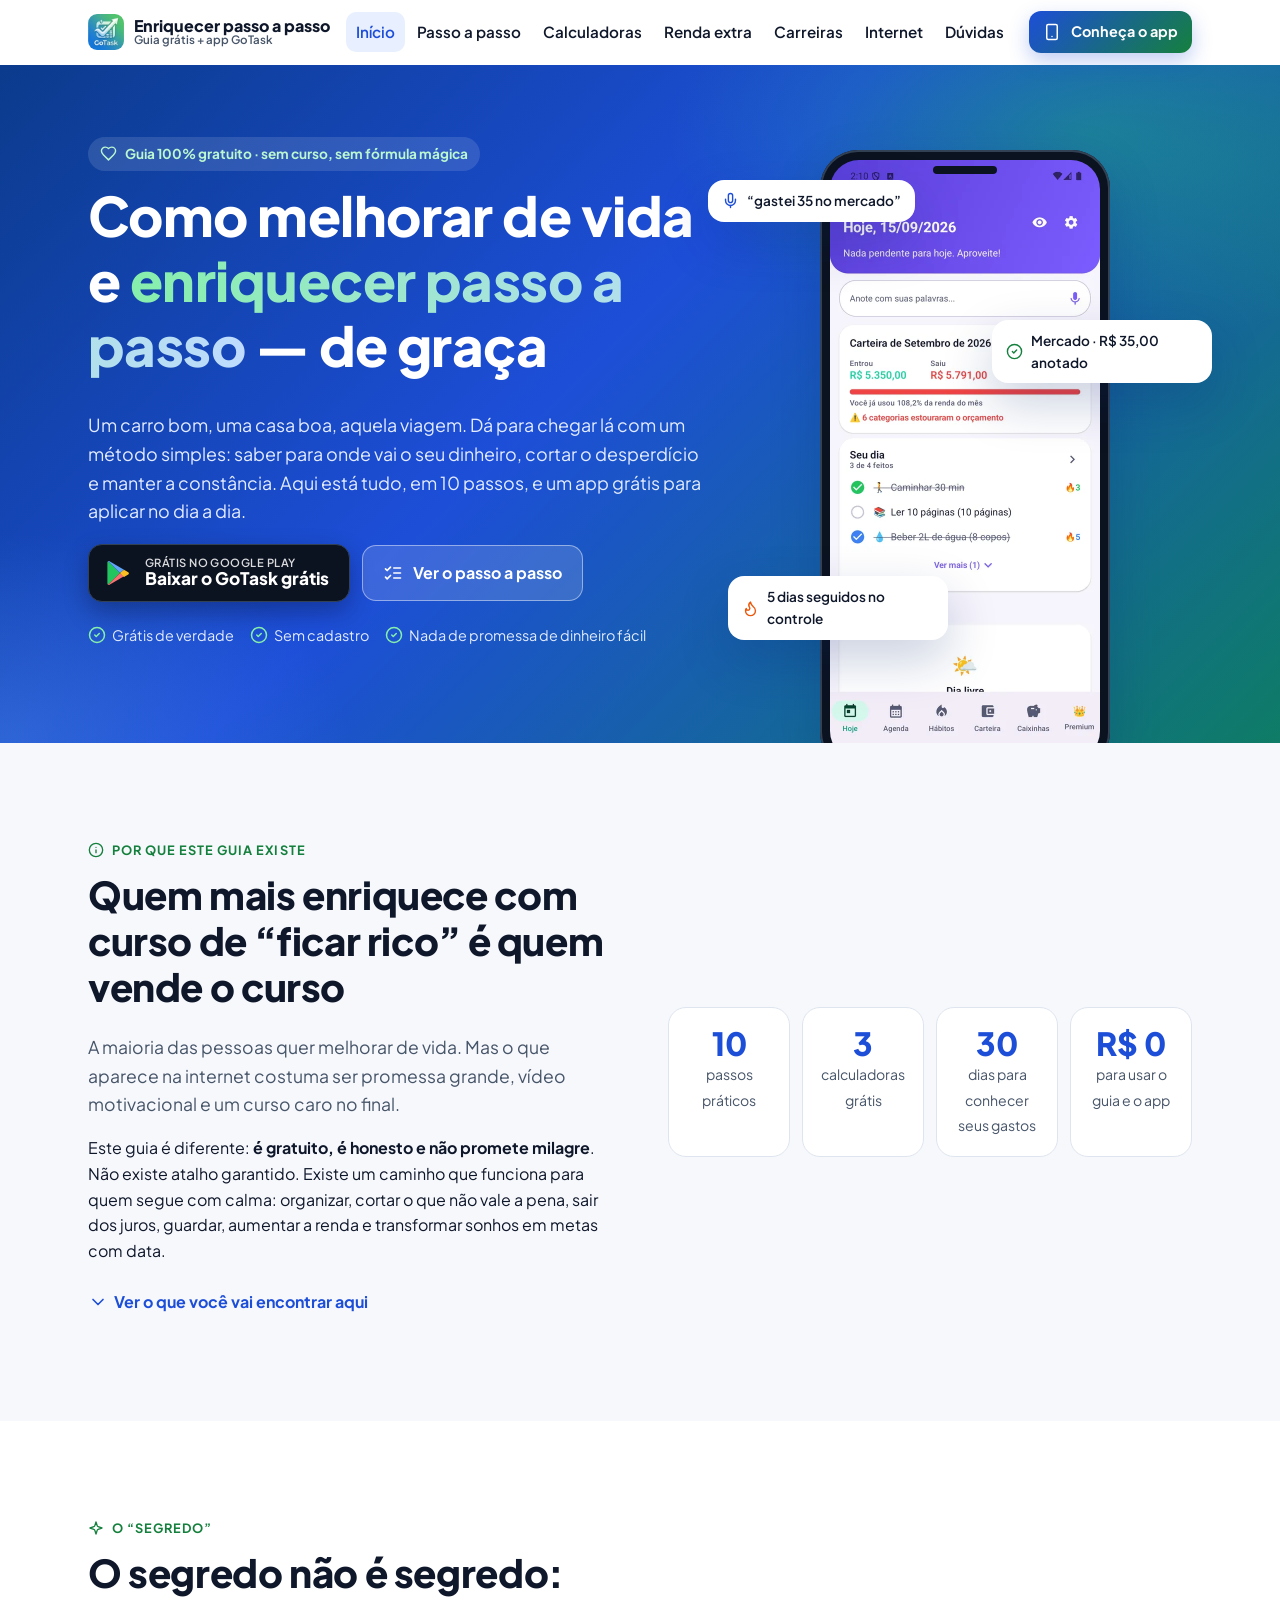
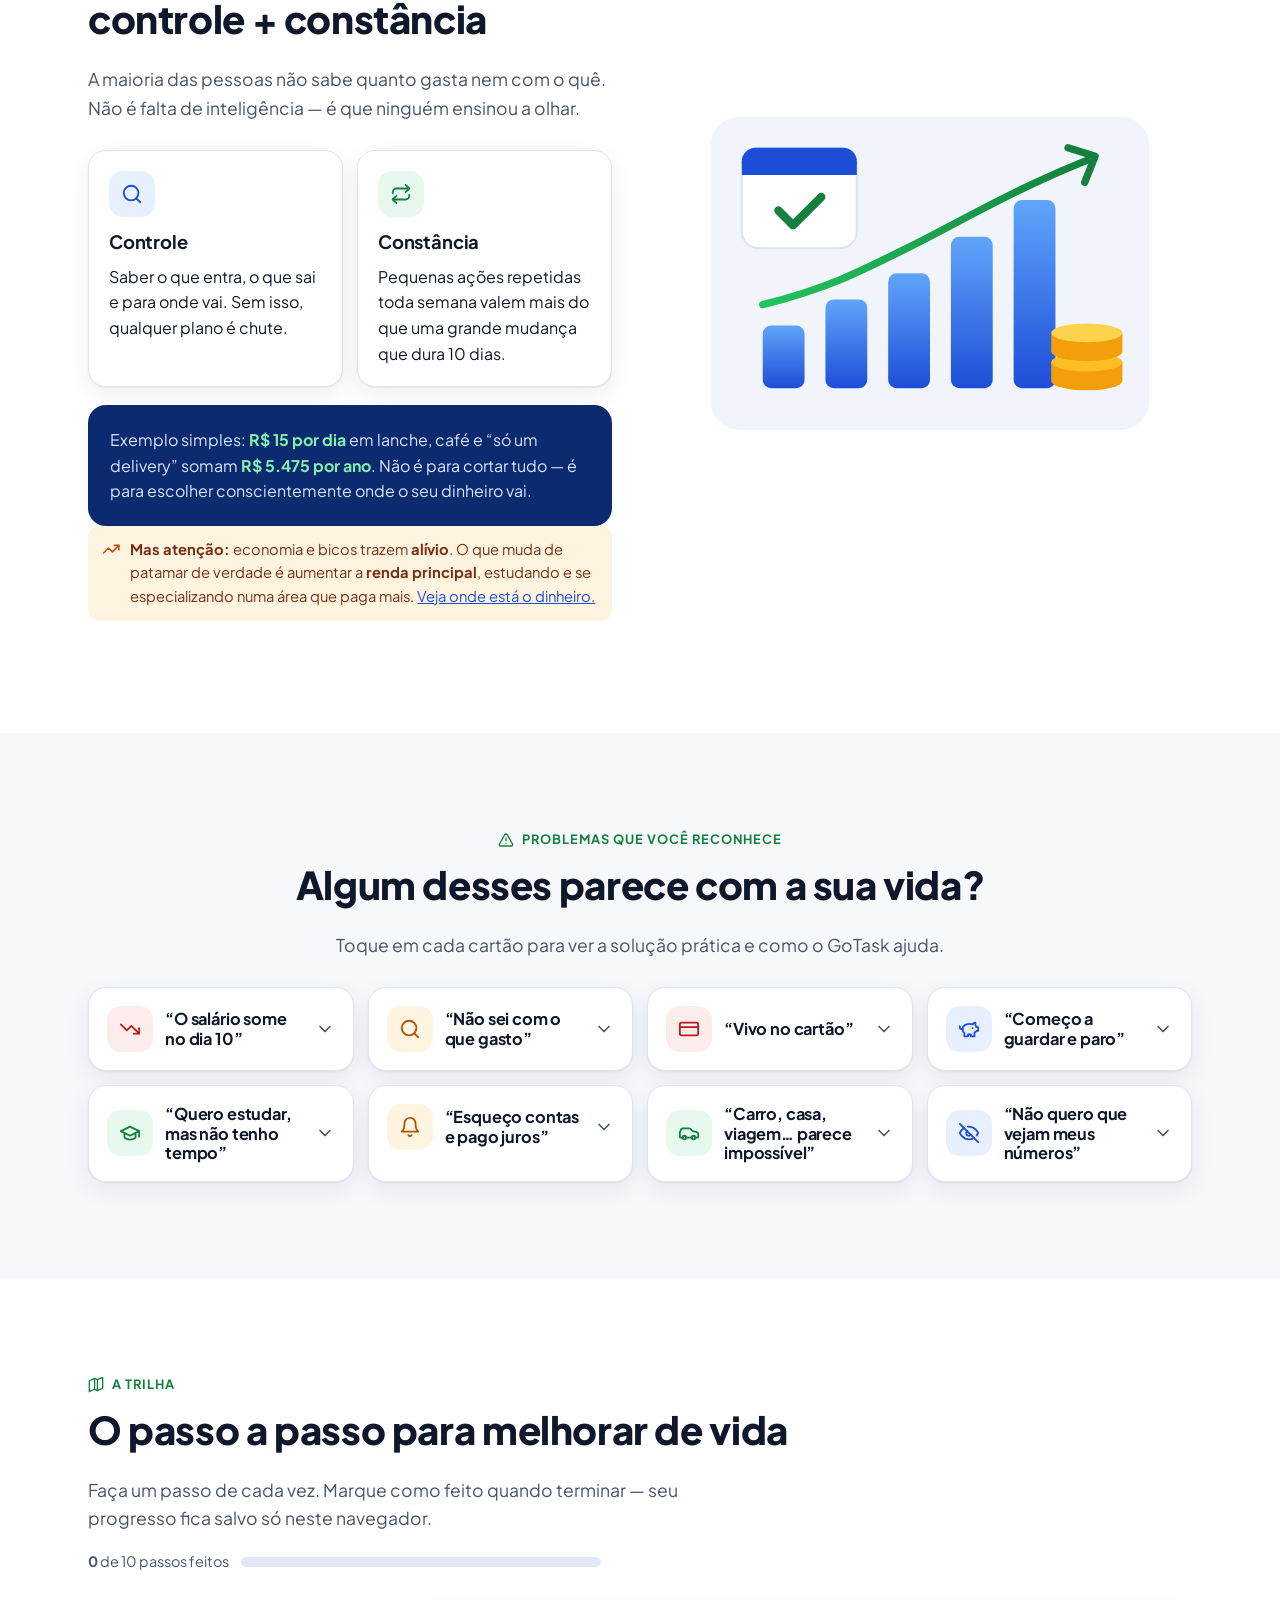
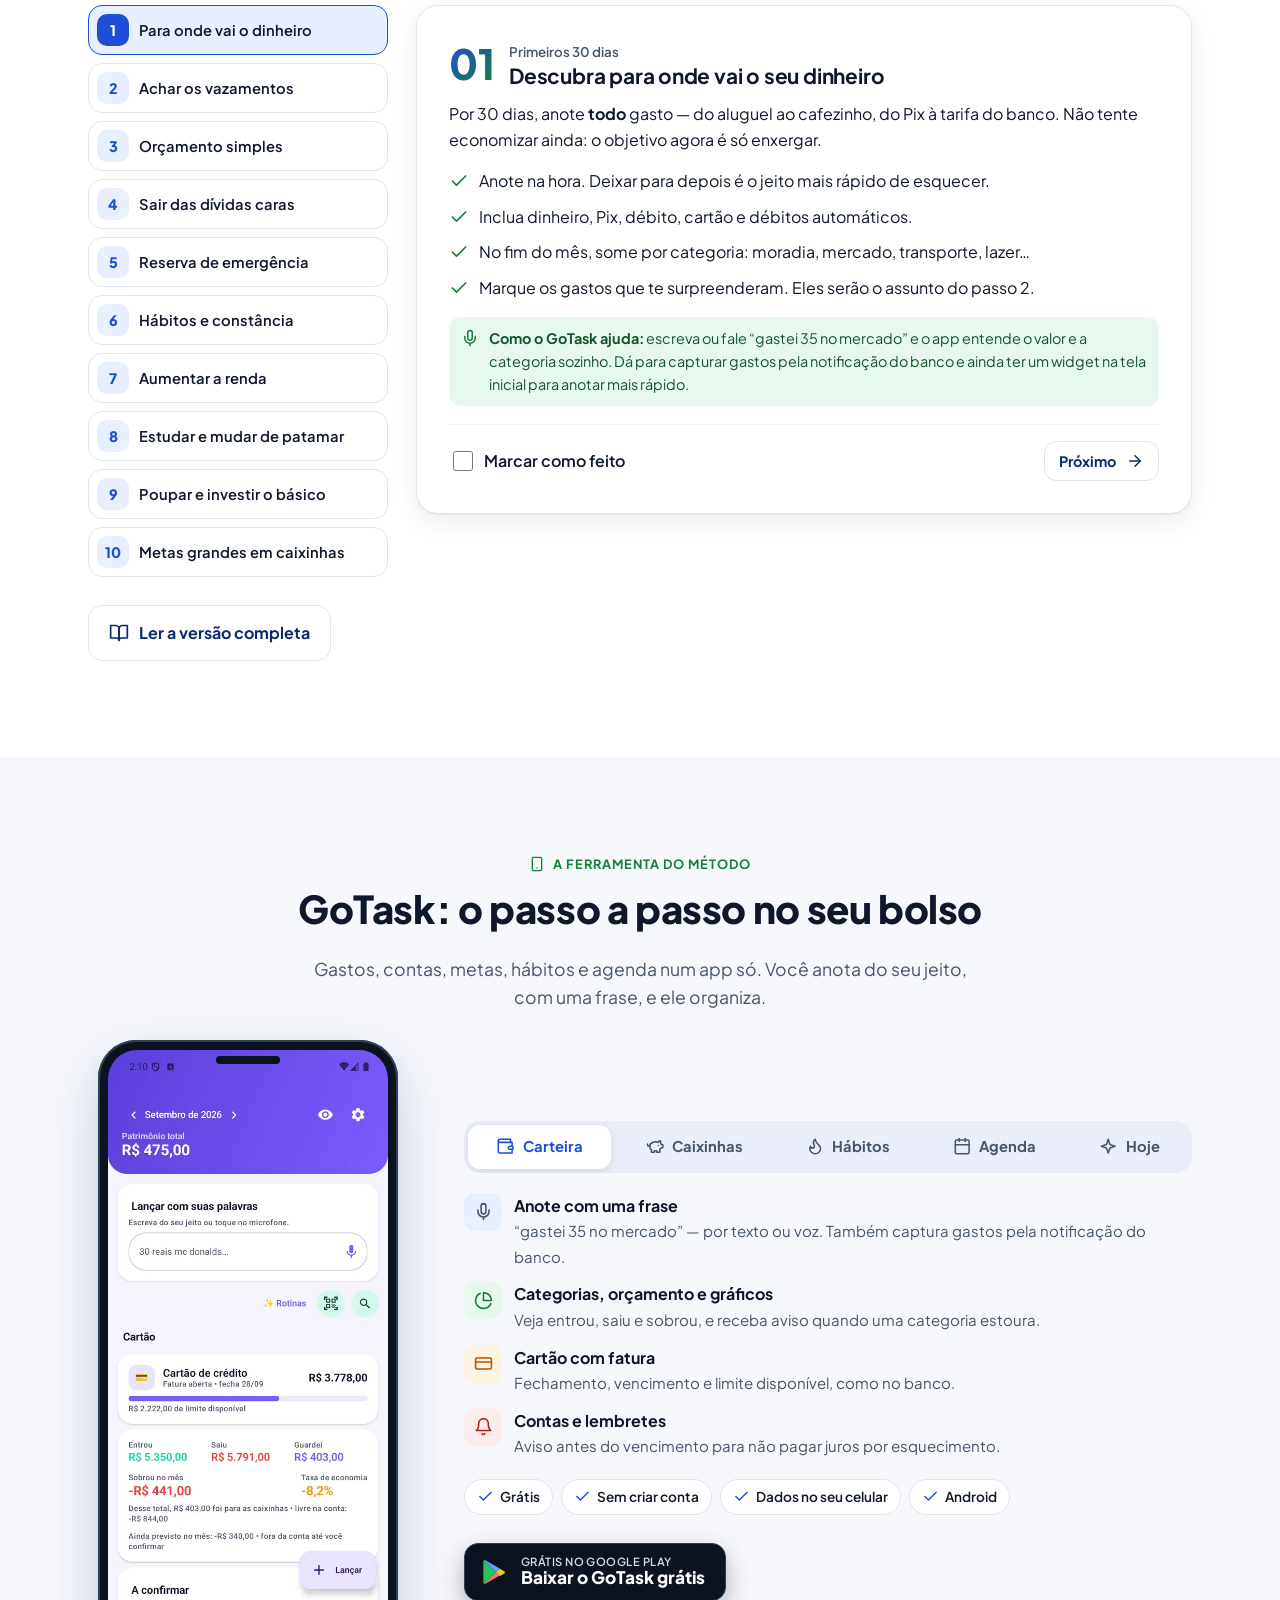
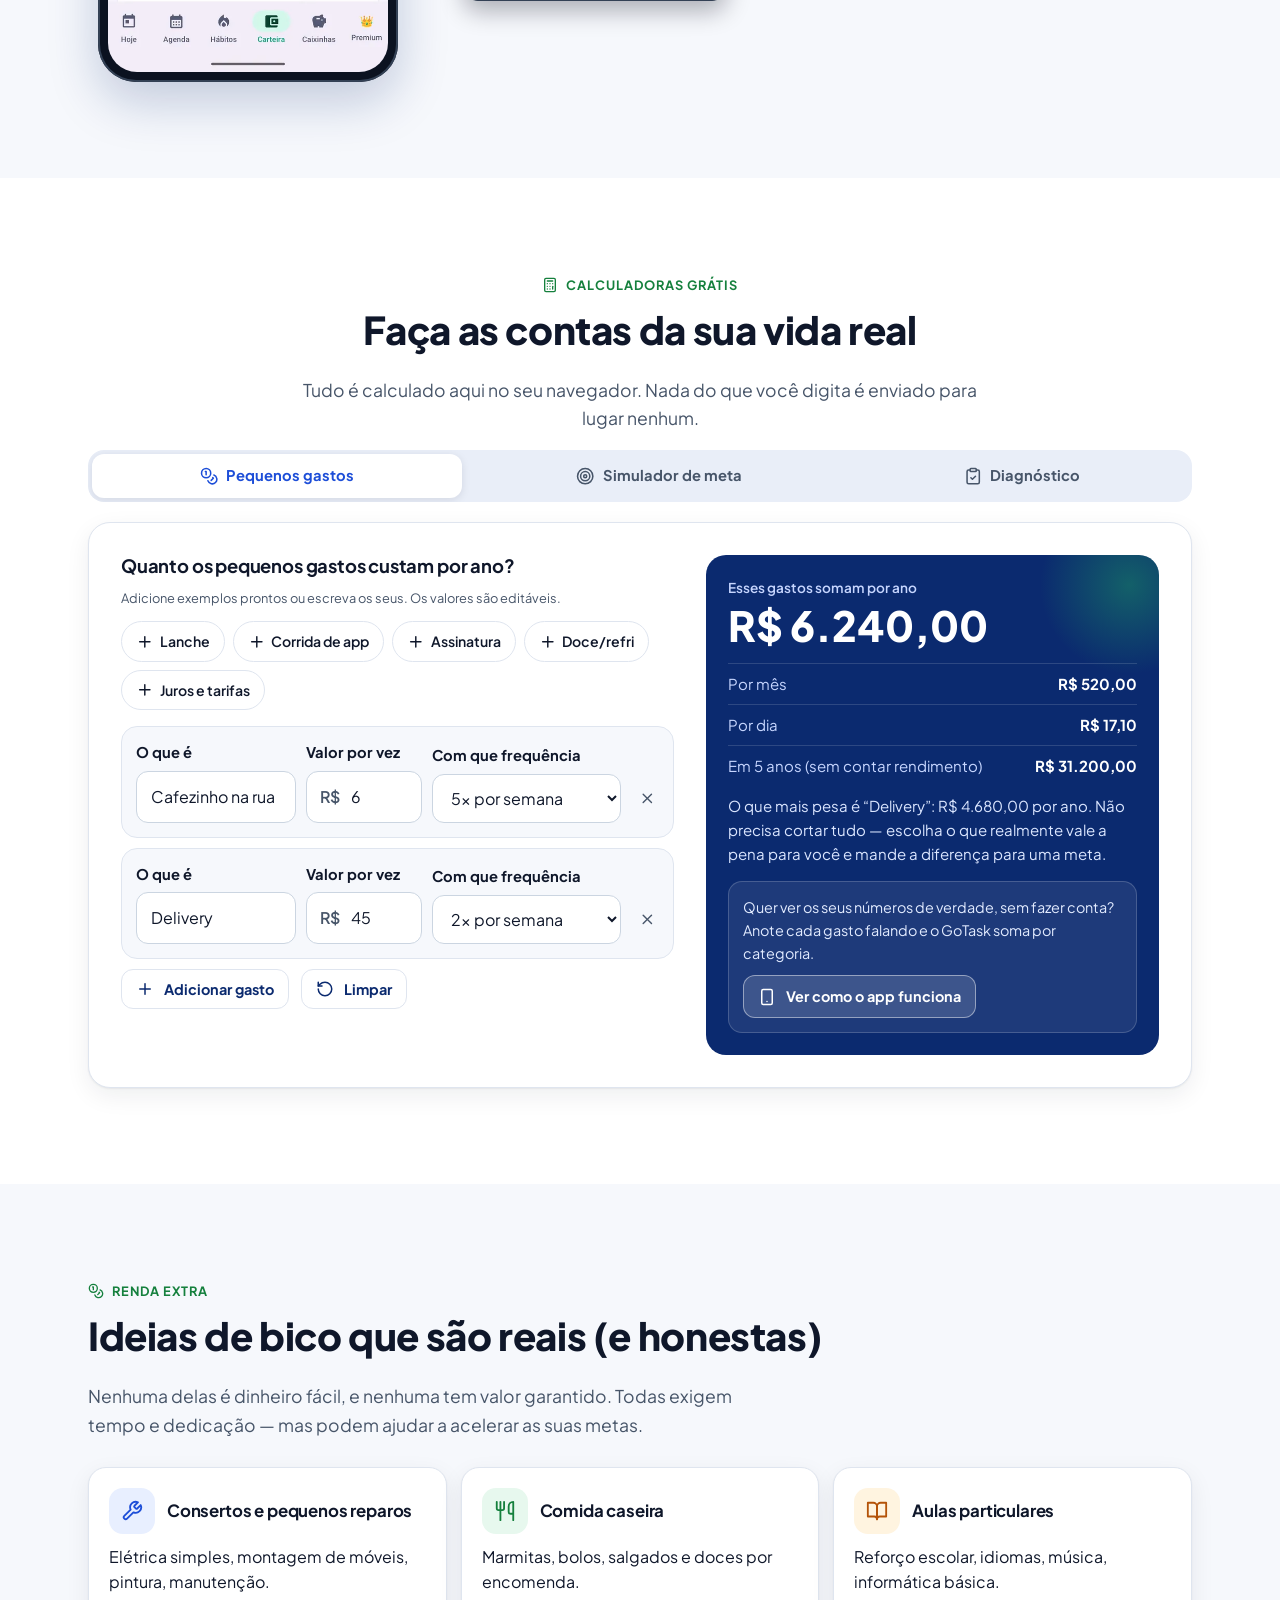
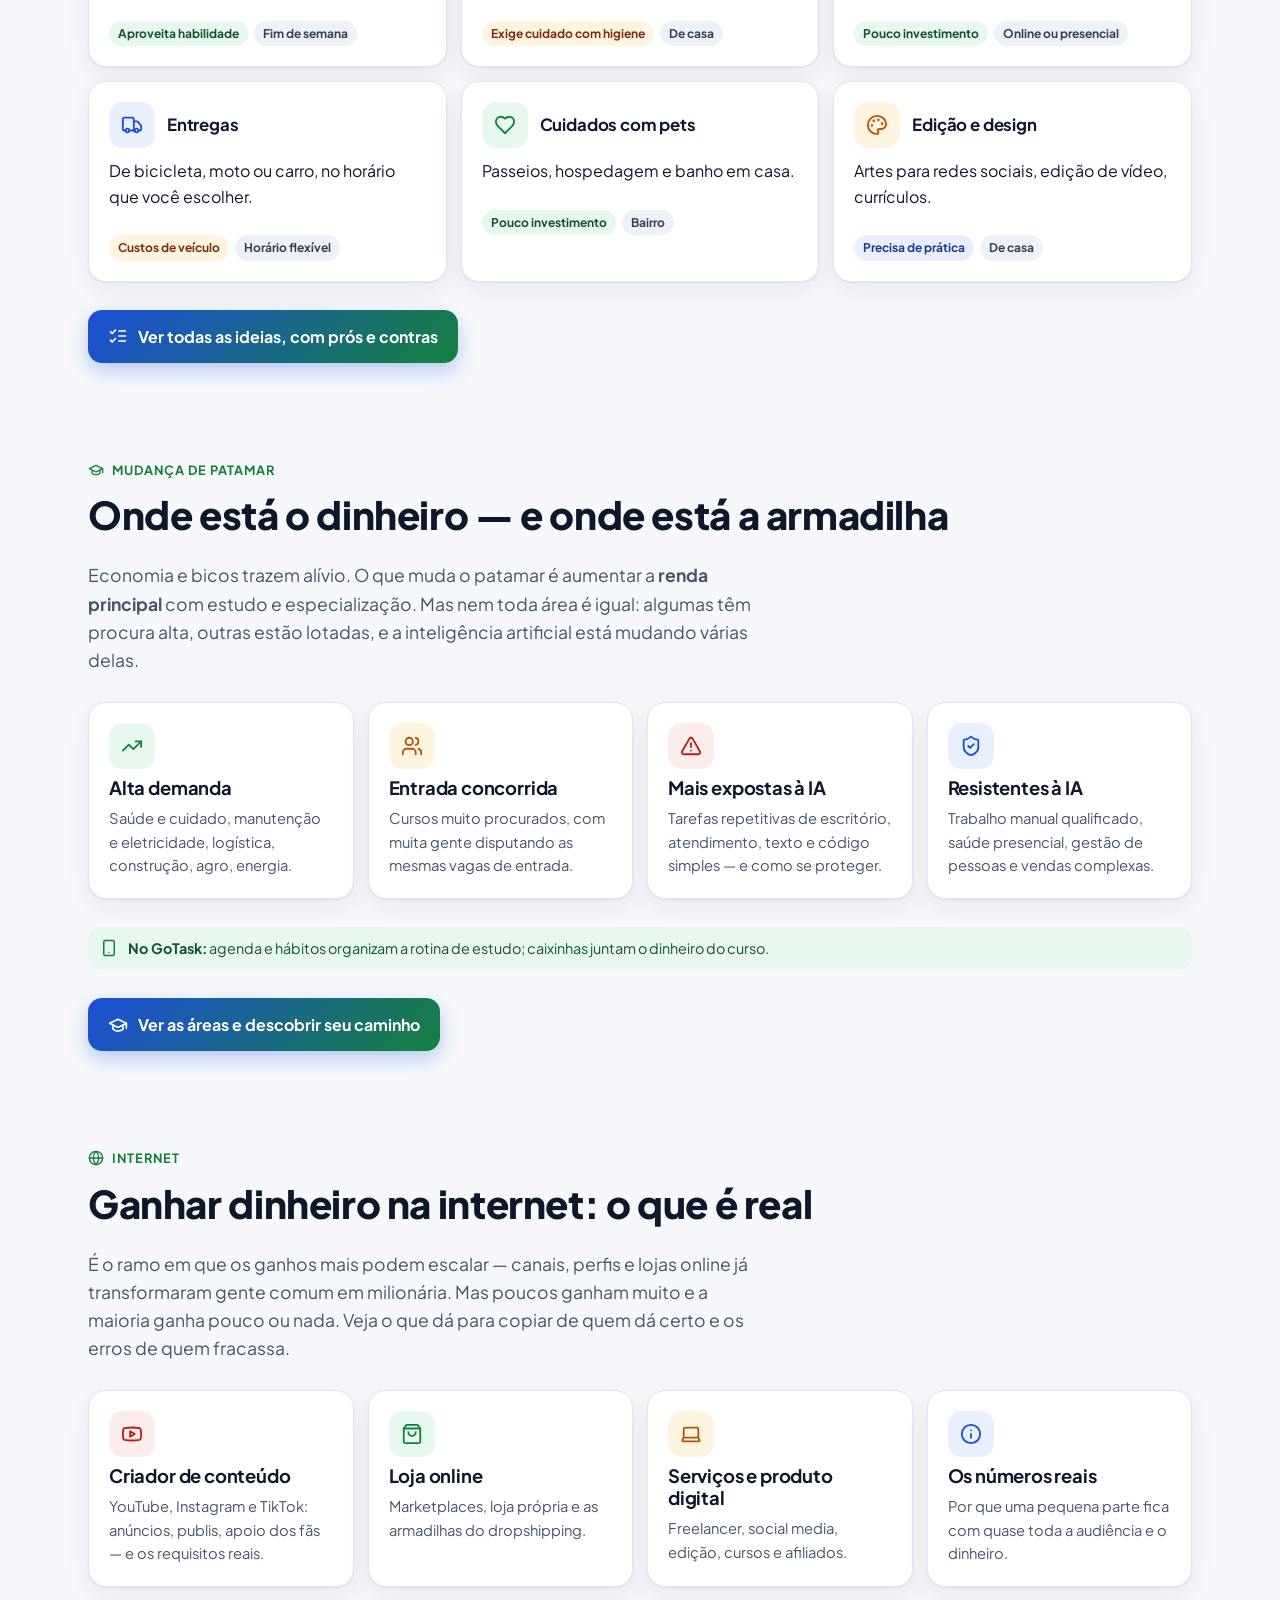
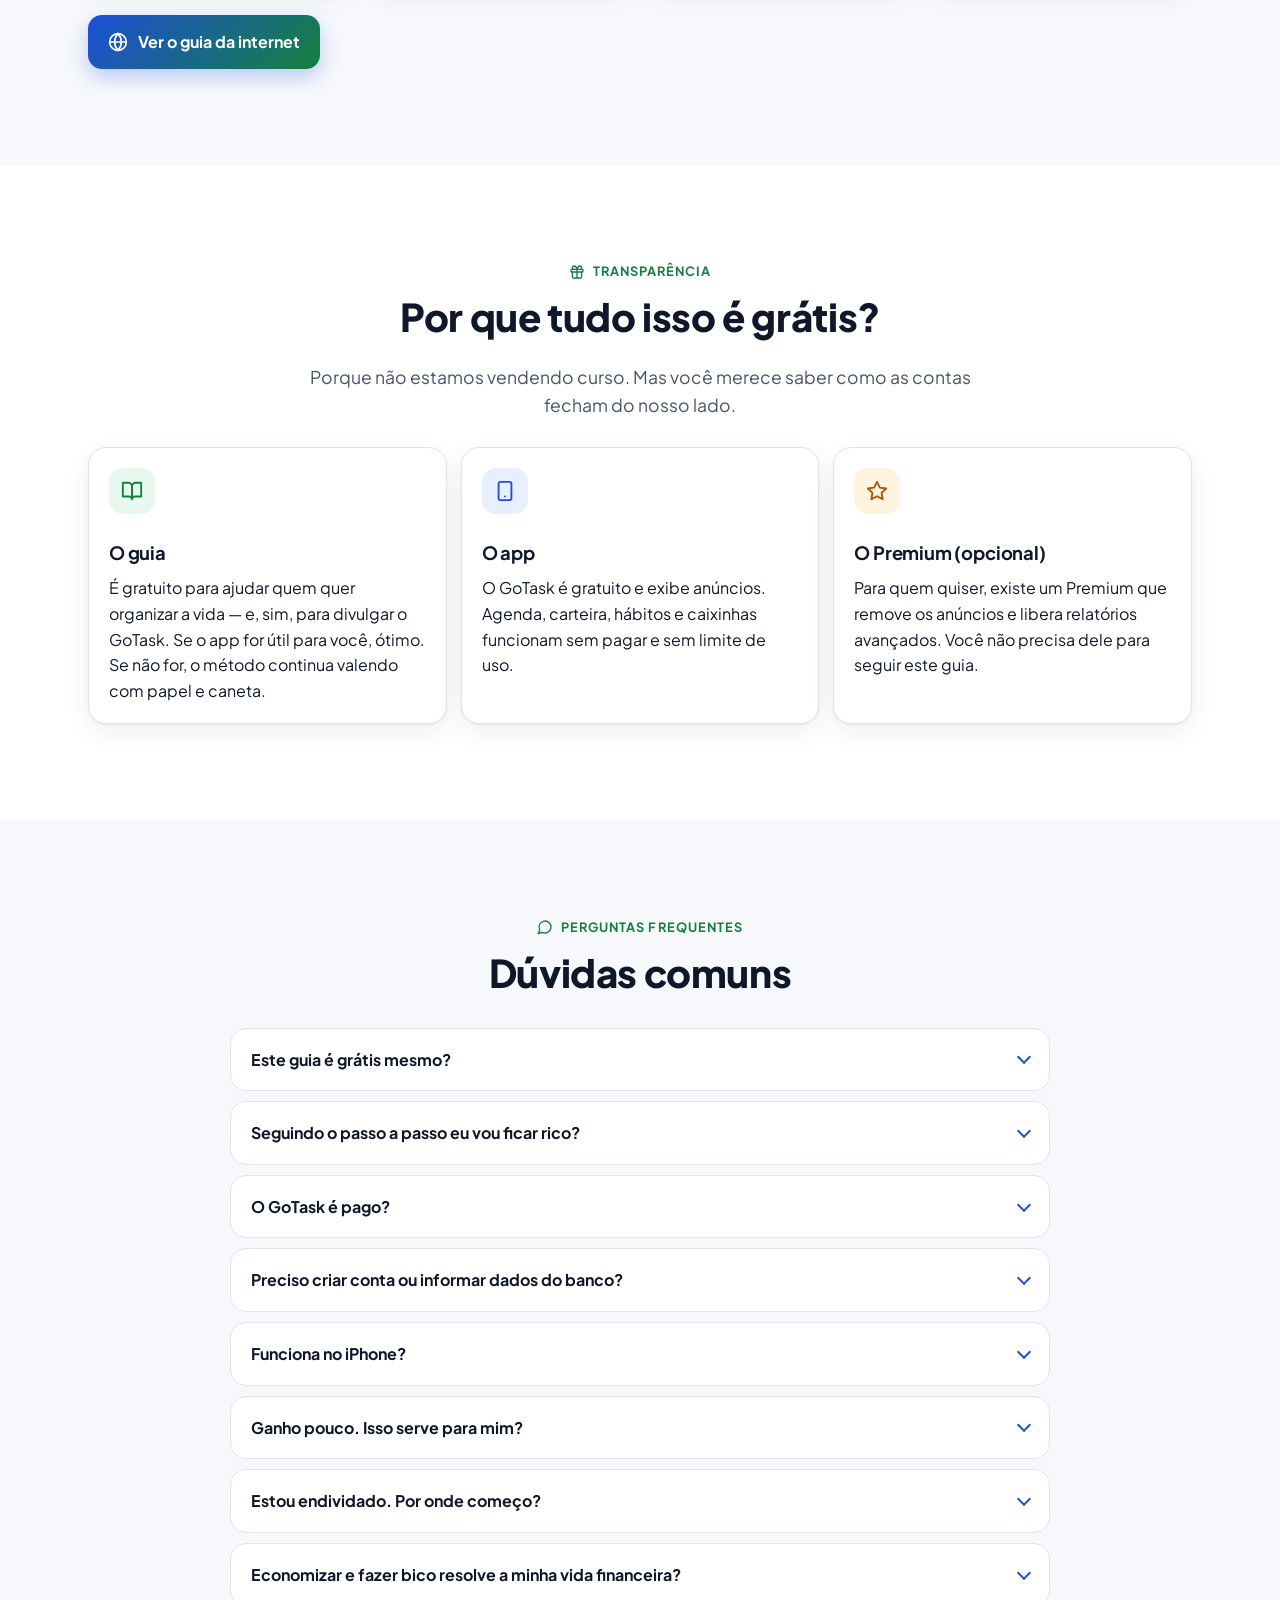
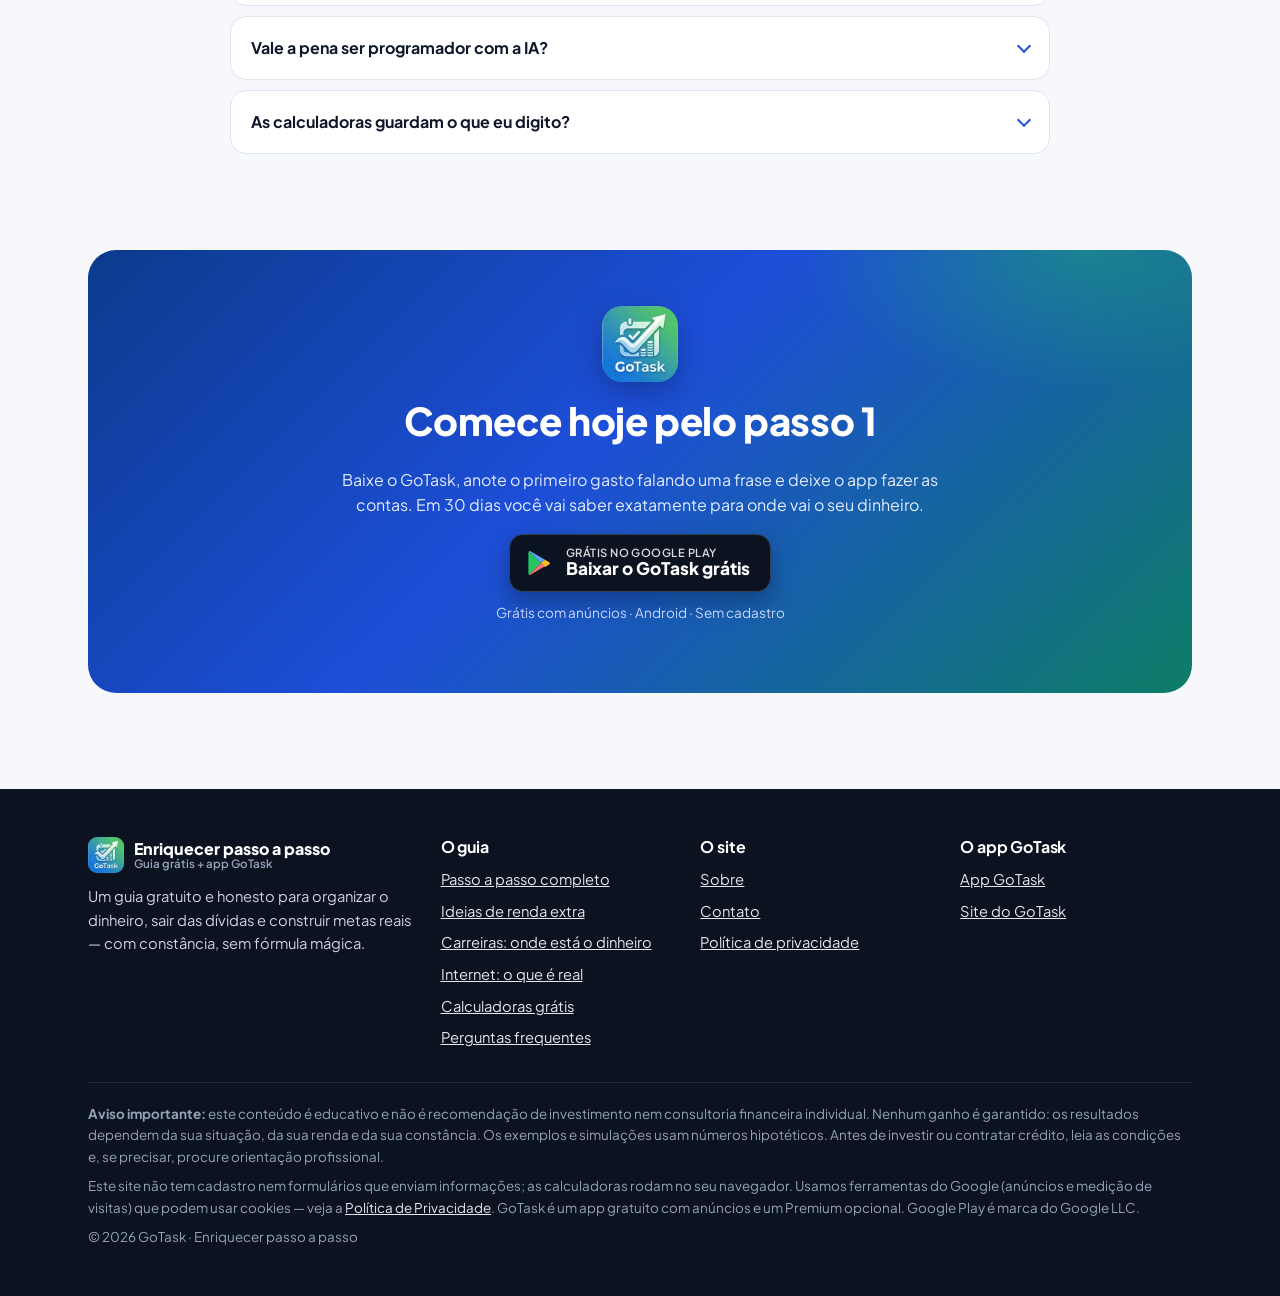
<file: index.html>
<!doctype html>
<html lang="pt-BR" class="sem-js">
<head>
<meta charset="utf-8">
<meta name="viewport" content="width=device-width, initial-scale=1, viewport-fit=cover">
<!-- Google tag (gtag.js) - Google Ads -->
<script async src="https://www.googletagmanager.com/gtag/js?id=AW-18362638900"></script>
<script>window.dataLayer=window.dataLayer||[];function gtag(){dataLayer.push(arguments);}gtag('js',new Date());gtag('config','AW-18362638900');</script>
<script async src="https://pagead2.googlesyndication.com/pagead/js/adsbygoogle.js?client=ca-pub-5714308302272602" crossorigin="anonymous"></script>
<meta name="theme-color" content="#0b3b8c">
<meta name="robots" content="index, follow">
<link rel="icon" href="img/favicon-48.png" sizes="48x48" type="image/png">
<link rel="apple-touch-icon" href="img/apple-touch-icon.png">
<link rel="preconnect" href="https://fonts.googleapis.com">
<link rel="preconnect" href="https://fonts.gstatic.com" crossorigin>
<link href="https://fonts.googleapis.com/css2?family=Plus+Jakarta+Sans:wght@400;600;700;800&amp;display=swap" rel="stylesheet">
<link rel="stylesheet" href="css/estilo.css">
<title>Como melhorar de vida e enriquecer passo a passo, grátis | Guia + app GoTask</title>
<meta name="description" content="Guia gratuito e honesto para controlar o dinheiro, sair das dívidas, criar reserva, aumentar a renda e realizar metas — passo a passo, com calculadoras grátis e o app GoTask.">
<link rel="canonical" href="https://enriquecerdegraca.com.br/">
<meta property="og:type" content="article">
<meta property="og:locale" content="pt_BR">
<meta property="og:site_name" content="Enriquecer passo a passo">
<meta property="og:title" content="Como melhorar de vida passo a passo — guia grátis, sem fórmula mágica">
<meta property="og:description" content="Controle financeiro + constância: 10 passos práticos, calculadoras grátis e um app gratuito para aplicar o método no dia a dia.">
<meta property="og:url" content="https://enriquecerdegraca.com.br/">
<meta property="og:image" content="https://enriquecerdegraca.com.br/img/og-enriquecer.jpg">
<meta property="og:image:width" content="1200">
<meta property="og:image:height" content="630">
<meta property="og:image:alt" content="Melhorar de vida passo a passo — guia grátis com o app GoTask">
<meta name="twitter:card" content="summary_large_image">
<link rel="preload" as="image" href="img/app-hoje.webp" type="image/webp">
<script type="application/ld+json">
{
  "@context": "https://schema.org",
  "@graph": [
    {
      "@type": "Article",
      "@id": "https://enriquecerdegraca.com.br/#artigo",
      "headline": "Como melhorar de vida e enriquecer passo a passo, grátis",
      "description": "Guia gratuito para controlar o dinheiro, sair das dívidas, criar reserva de emergência, aumentar a renda e transformar sonhos em metas, com calculadoras e o app GoTask.",
      "inLanguage": "pt-BR",
      "image": "https://enriquecerdegraca.com.br/img/og-enriquecer.jpg",
      "datePublished": "2026-10-14",
      "dateModified": "2026-10-14",
      "author": { "@type": "Organization", "name": "LH Apps" },
      "publisher": { "@type": "Organization", "name": "LH Apps", "logo": { "@type": "ImageObject", "url": "https://enriquecerdegraca.com.br/img/apple-touch-icon.png" } },
      "mainEntityOfPage": "https://enriquecerdegraca.com.br/"
    },
    {
      "@type": "SoftwareApplication",
      "name": "GoTask: Controle Financeiro",
      "operatingSystem": "Android",
      "applicationCategory": "FinanceApplication",
      "url": "https://play.google.com/store/apps/details?id=com.lhapps.gotask",
      "downloadUrl": "https://play.google.com/store/apps/details?id=com.lhapps.gotask",
      "image": "https://enriquecerdegraca.com.br/img/apple-touch-icon.png",
      "description": "Controle de gastos, orçamento, contas, cartão com fatura, caixinhas de metas, hábitos e agenda em um app gratuito. Anote falando ou escrevendo uma frase.",
      "offers": { "@type": "Offer", "price": "0", "priceCurrency": "BRL" },
      "publisher": { "@type": "Organization", "name": "LH Apps" }
    },
    {
      "@type": "FAQPage",
      "mainEntity": [
        { "@type": "Question", "name": "Este guia é grátis mesmo?", "acceptedAnswer": { "@type": "Answer", "text": "Sim. Não há curso, assinatura ou cadastro. O guia existe para ajudar e para apresentar o GoTask, um app gratuito que facilita aplicar o método." } },
        { "@type": "Question", "name": "Seguindo o passo a passo eu vou ficar rico?", "acceptedAnswer": { "@type": "Answer", "text": "Ninguém pode garantir isso. O que o método faz é organizar o seu dinheiro para que cada real tenha um destino, cortar desperdícios, sair de juros caros e criar constância. Os resultados dependem da sua renda, da sua situação e do tempo." } },
        { "@type": "Question", "name": "O GoTask é pago?", "acceptedAnswer": { "@type": "Answer", "text": "O GoTask é gratuito, com anúncios. A agenda, a carteira, os hábitos e as caixinhas funcionam sem pagar. Existe um Premium opcional que remove os anúncios e libera relatórios avançados." } },
        { "@type": "Question", "name": "Preciso criar conta ou informar dados do banco?", "acceptedAnswer": { "@type": "Answer", "text": "Não. O GoTask funciona sem cadastro e não pede senha de banco. Os dados ficam no seu celular, e o backup, se você ligar, vai para o seu próprio Google Drive." } },
        { "@type": "Question", "name": "Funciona no iPhone?", "acceptedAnswer": { "@type": "Answer", "text": "Por enquanto o GoTask está disponível apenas para Android, no Google Play. O guia e as calculadoras deste site funcionam em qualquer aparelho." } },
        { "@type": "Question", "name": "Ganho pouco. Isso serve para mim?", "acceptedAnswer": { "@type": "Answer", "text": "Serve, e talvez seja ainda mais importante. Com pouca renda, cada vazamento pesa mais. Comece anotando os gastos e guardando um valor pequeno, mesmo que seja R$ 5 por semana: o hábito vem antes do valor." } },
        { "@type": "Question", "name": "Estou endividado. Por onde começo?", "acceptedAnswer": { "@type": "Answer", "text": "Primeiro, pare de aumentar a dívida. Depois liste todas as dívidas com valor e juros e ataque as mais caras, como o rotativo do cartão e o cheque especial. Renegociar para trocar uma dívida cara por uma mais barata costuma ajudar." } },
        { "@type": "Question", "name": "Economizar e fazer bico resolve a minha vida financeira?", "acceptedAnswer": { "@type": "Answer", "text": "Trazem alívio e são a base: tiram você do aperto, pagam dívidas e criam a reserva. Mas o que costuma mudar o patamar é aumentar a renda principal, estudando e se especializando para funções que pagam mais." } },
        { "@type": "Question", "name": "Vale a pena ser programador com a IA?", "acceptedAnswer": { "@type": "Answer", "text": "Programação continua entre as áreas que mais crescem, mas as tarefas simples de código são das mais expostas à IA, e a vaga de entrada ficou mais disputada. Vale a pena para quem pretende subir de nível, unir código a uma área de negócio e usar a IA como ferramenta." } },
        { "@type": "Question", "name": "As calculadoras guardam o que eu digito?", "acceptedAnswer": { "@type": "Answer", "text": "Não. Tudo é calculado no seu navegador e nada é enviado a servidor. Apenas o progresso da trilha (quais passos você marcou) fica salvo no seu próprio navegador." } }
      ]
    }
  ]
}
</script>
</head>
<body>
<a class="pular" href="#conteudo">Pular para o conteúdo</a>
<div class="progresso-leitura" aria-hidden="true"></div>
<header class="topo">
  <div class="wrap">
    <a class="marca" href="index.html"><img src="img/gotask-96.webp" width="36" height="36" alt=""><span>Enriquecer passo a passo<small>Guia grátis + app GoTask</small></span></a>
    <nav class="menu" aria-label="Principal"><a href="index.html" aria-current="page">Início</a><a href="passo-a-passo.html">Passo a passo</a><a href="#ferramentas">Calculadoras</a><a href="bicos.html">Renda extra</a><a href="carreiras.html">Carreiras</a><a href="internet.html">Internet</a><a href="#duvidas">Dúvidas</a></nav>
    <div class="topo-acoes">
      <a class="btn btn-primario btn-peq btn-topo" href="#app"><i data-i="phone"></i>Conheça o app</a>
      <button class="btn-menu" type="button" aria-expanded="false" aria-controls="gaveta" aria-label="Abrir menu"><i data-i="menu"></i></button>
    </div>
  </div>
</header>
<nav class="gaveta" id="gaveta" aria-label="Menu do celular"><a href="index.html" aria-current="page"><i data-i="home"></i>Início</a><a href="passo-a-passo.html"><i data-i="list"></i>Passo a passo</a><a href="#ferramentas"><i data-i="calculator"></i>Calculadoras</a><a href="bicos.html"><i data-i="coins"></i>Renda extra</a><a href="carreiras.html"><i data-i="cap"></i>Carreiras</a><a href="internet.html"><i data-i="globe"></i>Internet</a><a href="#duvidas"><i data-i="message"></i>Dúvidas</a><a href="https://play.google.com/store/apps/details?id=com.lhapps.gotask" data-utm="menu_celular" target="_blank" rel="noopener"><i data-i="phone"></i>App GoTask</a></nav>

<main id="conteudo">

<!-- ================= HERO ================= -->
<section class="hero" id="topo">
  <div class="wrap">
    <div class="hero-texto">
      <p class="eyebrow"><i data-i="heart"></i> Guia 100% gratuito · sem curso, sem fórmula mágica</p>
      <h1>Como melhorar de vida e <em>enriquecer passo a passo</em> — de graça</h1>
      <p class="lead">Um carro bom, uma casa boa, aquela viagem. Dá para chegar lá com um método simples: saber para onde vai o seu dinheiro, cortar o desperdício e manter a constância. Aqui está tudo, em 10 passos, e um app grátis para aplicar no dia a dia.</p>
      <div class="cta-linha">
        <a class="btn-play" href="https://play.google.com/store/apps/details?id=com.lhapps.gotask" data-origem="hero" target="_blank" rel="noopener"><svg viewBox="0 0 24 24" aria-hidden="true" focusable="false"><path fill="#22c55e" d="M4 2.6 13.6 12 4 21.4c-.3-.2-.5-.6-.5-1V3.6c0-.4.2-.8.5-1z"/><path fill="#60a5fa" d="M4 2.6c.3-.2.8-.2 1.2 0l11.6 6.8-3.2 2.6z"/><path fill="#f87171" d="m13.6 12 3.2 2.6-11.6 6.8c-.4.2-.9.2-1.2 0z"/><path fill="#fbbf24" d="m16.8 9.4 3.4 2c.7.4.7 1.4 0 1.8l-3.4 2L13.6 12z"/></svg><span><small>Grátis no Google Play</small><strong>Baixar o GoTask grátis</strong></span></a>
        <a class="btn btn-claro" href="#passo-a-passo"><i data-i="list"></i>Ver o passo a passo</a>
      </div>
      <ul class="selos">
        <li><i data-i="check-circle"></i> Grátis de verdade</li>
        <li><i data-i="check-circle"></i> Sem cadastro</li>
        <li><i data-i="check-circle"></i> Nada de promessa de dinheiro fácil</li>
      </ul>
    </div>
    <div class="hero-visual" aria-hidden="true">
      <div class="balao b1 flutua"><i data-i="mic"></i>“gastei 35 no mercado”</div>
      <div class="balao b2 flutua d2"><i data-i="check-circle"></i>Mercado · R$ 35,00 anotado</div>
      <div class="balao b3 flutua d3"><i data-i="flame"></i>5 dias seguidos no controle</div>
      <div class="celular"><img src="img/app-hoje.webp" width="540" height="1200" alt="Tela inicial do app GoTask com resumo da carteira do mês e hábitos do dia" fetchpriority="high"></div>
    </div>
  </div>
</section>

<!-- ================= POR QUE ESTE GUIA ================= -->
<section class="secao" id="por-que">
  <div class="wrap">
    <div class="duas">
      <div class="revela">
        <p class="eyebrow"><i data-i="info"></i> Por que este guia existe</p>
        <h2>Quem mais enriquece com curso de “ficar rico” é quem vende o curso</h2>
        <p class="lead">A maioria das pessoas quer melhorar de vida. Mas o que aparece na internet costuma ser promessa grande, vídeo motivacional e um curso caro no final.</p>
        <p>Este guia é diferente: <strong>é gratuito, é honesto e não promete milagre</strong>. Não existe atalho garantido. Existe um caminho que funciona para quem segue com calma: organizar, cortar o que não vale a pena, sair dos juros, guardar, aumentar a renda e transformar sonhos em metas com data.</p>
        <button class="btn-vermais" type="button" aria-expanded="false" aria-controls="mais-porque"><i data-i="chevron-down"></i><span>Ver o que você vai encontrar aqui</span></button>
        <div class="mais-conteudo" id="mais-porque" aria-hidden="true" inert>
          <div>
            <ul class="lista-check">
              <li><i data-i="check"></i><span>Uma trilha de 10 passos, do “não sei para onde vai meu dinheiro” até “tenho metas grandes com prazo”.</span></li>
              <li><i data-i="check"></i><span>Calculadoras que rodam no seu navegador, sem cadastro.</span></li>
              <li><i data-i="check"></i><span>Ideias realistas de renda extra, com prós, contras e tempo que exigem.</span></li>
              <li><i data-i="check"></i><span>Como usar o GoTask, um app gratuito, para manter tudo isso sem planilha.</span></li>
            </ul>
          </div>
        </div>
      </div>
      <div class="revela d1">
        <div class="numeros" style="margin-top:0">
          <div class="numero"><b data-contar="10">10</b><span>passos práticos</span></div>
          <div class="numero"><b data-contar="3">3</b><span>calculadoras grátis</span></div>
          <div class="numero"><b data-contar="30">30</b><span>dias para conhecer seus gastos</span></div>
          <div class="numero"><b data-contar="0" data-pre="R$ ">R$ 0</b><span>para usar o guia e o app</span></div>
        </div>
      </div>
    </div>
  </div>
</section>

<!-- ================= O SEGREDO ================= -->
<section class="secao alt" id="metodo">
  <div class="wrap">
    <div class="duas inv">
      <div class="ilus revela" aria-hidden="true">
        <svg viewBox="0 0 440 320" role="img">
          <defs>
            <linearGradient id="gb" x1="0" y1="1" x2="0" y2="0"><stop offset="0" stop-color="#1d4ed8"/><stop offset="1" stop-color="#60a5fa"/></linearGradient>
            <linearGradient id="gv" x1="0" y1="0" x2="1" y2="0"><stop offset="0" stop-color="#22c55e"/><stop offset="1" stop-color="#15803d"/></linearGradient>
          </defs>
          <rect x="10" y="10" width="420" height="300" rx="28" fill="#f1f5fb"/>
          <g fill="url(#gb)">
            <rect x="60" y="210" width="40" height="60" rx="8"/>
            <rect x="120" y="185" width="40" height="85" rx="8"/>
            <rect x="180" y="160" width="40" height="110" rx="8"/>
            <rect x="240" y="125" width="40" height="145" rx="8"/>
            <rect x="300" y="90" width="40" height="180" rx="8"/>
          </g>
          <path d="M60 190 C120 175 150 160 200 135 S300 80 370 52" fill="none" stroke="url(#gv)" stroke-width="7" stroke-linecap="round"/>
          <path d="m352 40 26 8-10 25" fill="none" stroke="#15803d" stroke-width="7" stroke-linecap="round" stroke-linejoin="round"/>
          <g transform="translate(330 205)">
            <ellipse cx="40" cy="58" rx="34" ry="9" fill="#f59e0b"/>
            <rect x="6" y="40" width="68" height="18" fill="#f59e0b"/>
            <ellipse cx="40" cy="40" rx="34" ry="9" fill="#fbbf24"/>
            <ellipse cx="40" cy="30" rx="34" ry="9" fill="#f59e0b"/>
            <rect x="6" y="12" width="68" height="18" fill="#f59e0b"/>
            <ellipse cx="40" cy="12" rx="34" ry="9" fill="#fcd34d"/>
          </g>
          <g transform="translate(40 40)">
            <rect width="110" height="96" rx="16" fill="#fff" stroke="#dfe5ef" stroke-width="2"/>
            <rect width="110" height="26" rx="13" fill="#1d4ed8"/>
            <rect y="13" width="110" height="13" fill="#1d4ed8"/>
            <path d="m35 60 14 14 27-27" fill="none" stroke="#15803d" stroke-width="8" stroke-linecap="round" stroke-linejoin="round"/>
          </g>
        </svg>
      </div>
      <div class="revela d1">
        <p class="eyebrow"><i data-i="sparkles"></i> O “segredo”</p>
        <h2>O segredo não é segredo: controle + constância</h2>
        <p class="lead">A maioria das pessoas não sabe quanto gasta nem com o quê. Não é falta de inteligência — é que ninguém ensinou a olhar.</p>
        <div class="grade g2 mt">
          <div class="card segredo">
            <div class="ico-box"><i data-i="search"></i></div>
            <h3>Controle</h3>
            <p>Saber o que entra, o que sai e para onde vai. Sem isso, qualquer plano é chute.</p>
          </div>
          <div class="card segredo">
            <div class="ico-box verde"><i data-i="repeat"></i></div>
            <h3>Constância</h3>
            <p>Pequenas ações repetidas toda semana valem mais do que uma grande mudança que dura 10 dias.</p>
          </div>
        </div>
        <div class="conta-exemplo">
          <p>Exemplo simples: <strong>R$ 15 por dia</strong> em lanche, café e “só um delivery” somam <strong>R$ 5.475 por ano</strong>. Não é para cortar tudo — é para escolher conscientemente onde o seu dinheiro vai.</p>
        </div>
        <p class="dica mt"><i data-i="trending-up"></i><span><b>Mas atenção:</b> economia e bicos trazem <b>alívio</b>. O que muda de patamar de verdade é aumentar a <b>renda principal</b>, estudando e se especializando numa área que paga mais. <a href="carreiras.html">Veja onde está o dinheiro.</a></span></p>
      </div>
    </div>
  </div>
</section>

<!-- ================= PROBLEMAS ================= -->
<section class="secao" id="problemas">
  <div class="wrap">
    <div class="centro revela">
      <p class="eyebrow"><i data-i="alert"></i> Problemas que você reconhece</p>
      <h2>Algum desses parece com a sua vida?</h2>
      <p class="lead">Toque em cada cartão para ver a solução prática e como o GoTask ajuda.</p>
    </div>
    <div class="grade g4 mt">
      <article class="card dor-card revela">
        <button class="dor" type="button" aria-expanded="false" aria-controls="dor1"><span class="ico-box vermelho"><i data-i="trending-down"></i></span><h3>“O salário some no dia 10”</h3><i data-i="chevron-down" class="seta"></i></button>
        <div class="dor-corpo" id="dor1"><div>
          <p class="solucao"><b>Solução:</b> pague-se primeiro. No dia em que o dinheiro entra, separe as contas fixas e uma parte para o futuro. O resto vira o limite do mês, dividido por categoria.</p>
          <div class="no-app"><i data-i="phone"></i><span><b>No GoTask:</b> a Carteira mostra quanto entrou, saiu e sobrou, e avisa quando uma categoria estoura o orçamento.</span></div>
        </div></div>
      </article>
      <article class="card dor-card revela d1">
        <button class="dor" type="button" aria-expanded="false" aria-controls="dor2"><span class="ico-box ambar"><i data-i="search"></i></span><h3>“Não sei com o que gasto”</h3><i data-i="chevron-down" class="seta"></i></button>
        <div class="dor-corpo" id="dor2"><div>
          <p class="solucao"><b>Solução:</b> anote todos os gastos por 30 dias, sem julgar. No fim do mês, some por categoria. A surpresa costuma estar nos valores pequenos.</p>
          <div class="no-app"><i data-i="mic"></i><span><b>No GoTask:</b> fale ou escreva “gastei 35 no mercado” e ele organiza sozinho. Também captura gastos pela notificação do banco.</span></div>
        </div></div>
      </article>
      <article class="card dor-card revela d2">
        <button class="dor" type="button" aria-expanded="false" aria-controls="dor3"><span class="ico-box vermelho"><i data-i="card"></i></span><h3>“Vivo no cartão”</h3><i data-i="chevron-down" class="seta"></i></button>
        <div class="dor-corpo" id="dor3"><div>
          <p class="solucao"><b>Solução:</b> defina um limite pessoal menor do que o do banco e acompanhe a fatura durante o mês, não só quando ela chega. Nunca pague só o mínimo.</p>
          <div class="no-app"><i data-i="card"></i><span><b>No GoTask:</b> cartão de crédito com fatura de verdade — fechamento, vencimento e limite disponível.</span></div>
        </div></div>
      </article>
      <article class="card dor-card revela d3">
        <button class="dor" type="button" aria-expanded="false" aria-controls="dor4"><span class="ico-box"><i data-i="piggy"></i></span><h3>“Começo a guardar e paro”</h3><i data-i="chevron-down" class="seta"></i></button>
        <div class="dor-corpo" id="dor4"><div>
          <p class="solucao"><b>Solução:</b> comece com um valor tão pequeno que não dê para desistir e guarde no dia do salário, não “o que sobrar”. Dê um nome à meta.</p>
          <div class="no-app"><i data-i="piggy"></i><span><b>No GoTask:</b> caixinhas por objetivo, aportes programados e a sequência dos seus hábitos para não quebrar a corrente.</span></div>
        </div></div>
      </article>
      <article class="card dor-card revela">
        <button class="dor" type="button" aria-expanded="false" aria-controls="dor5"><span class="ico-box verde"><i data-i="cap"></i></span><h3>“Quero estudar, mas não tenho tempo”</h3><i data-i="chevron-down" class="seta"></i></button>
        <div class="dor-corpo" id="dor5"><div>
          <p class="solucao"><b>Solução:</b> em vez de “quando der”, marque um bloco fixo e curto — 30 minutos, 4 vezes por semana. Pouco e sempre vence muito e nunca.</p>
          <div class="no-app"><i data-i="calendar-check"></i><span><b>No GoTask:</b> agenda com lembretes e o hábito “estudar 30 min” com sequência e grade de dias.</span></div>
        </div></div>
      </article>
      <article class="card dor-card revela d1">
        <button class="dor" type="button" aria-expanded="false" aria-controls="dor6"><span class="ico-box ambar"><i data-i="bell"></i></span><h3>“Esqueço contas e pago juros”</h3><i data-i="chevron-down" class="seta"></i></button>
        <div class="dor-corpo" id="dor6"><div>
          <p class="solucao"><b>Solução:</b> cadastre todas as contas do mês uma vez e receba aviso alguns dias antes do vencimento. Multa e juros por atraso são dinheiro jogado fora.</p>
          <div class="no-app"><i data-i="bell"></i><span><b>No GoTask:</b> contas a pagar com lembretes que tocam de verdade, e o que você anota aparece também no Google Agenda.</span></div>
        </div></div>
      </article>
      <article class="card dor-card revela d2">
        <button class="dor" type="button" aria-expanded="false" aria-controls="dor7"><span class="ico-box verde"><i data-i="car"></i></span><h3>“Carro, casa, viagem… parece impossível”</h3><i data-i="chevron-down" class="seta"></i></button>
        <div class="dor-corpo" id="dor7"><div>
          <p class="solucao"><b>Solução:</b> todo objetivo grande vira um valor por mês quando tem prazo. <a href="#ferramentas" data-ir-aba="t-meta">Simule a sua meta aqui</a>.</p>
          <div class="no-app"><i data-i="target"></i><span><b>No GoTask:</b> caixinhas com projeção de juros compostos e “faltam X meses no ritmo atual”.</span></div>
        </div></div>
      </article>
      <article class="card dor-card revela d3">
        <button class="dor" type="button" aria-expanded="false" aria-controls="dor8"><span class="ico-box"><i data-i="eye-off"></i></span><h3>“Não quero que vejam meus números”</h3><i data-i="chevron-down" class="seta"></i></button>
        <div class="dor-corpo" id="dor8"><div>
          <p class="solucao"><b>Solução:</b> controle financeiro é pessoal. Use uma ferramenta que guarde os dados no seu aparelho e permita esconder valores.</p>
          <div class="no-app"><i data-i="lock"></i><span><b>No GoTask:</b> modo discreto que esconde os valores, bloqueio por biometria e sem cadastro.</span></div>
        </div></div>
      </article>
    </div>
  </div>
</section>

<!-- ================= TRILHA ================= -->
<section class="secao alt" id="passo-a-passo">
  <div class="wrap">
    <div class="revela">
      <p class="eyebrow"><i data-i="map"></i> A trilha</p>
      <h2>O passo a passo para melhorar de vida</h2>
      <p class="lead">Faça um passo de cada vez. Marque como feito quando terminar — seu progresso fica salvo só neste navegador.</p>
      <div class="trilha-progresso" role="status"><span><b data-feitos>0</b> de 10 passos feitos</span><div class="barra" aria-hidden="true"><i></i></div></div>
    </div>

    <div class="trilha" data-trilha>
      <ul class="passos-lista" role="tablist" aria-label="Passos da trilha" aria-orientation="vertical">
        <li role="presentation"><button class="passo-btn" role="tab" id="pb1" data-passo="1" aria-selected="true" aria-controls="pp1" tabindex="0"><span class="n">1</span>Para onde vai o dinheiro<span class="sr-only"></span></button></li>
        <li role="presentation"><button class="passo-btn" role="tab" id="pb2" data-passo="2" aria-selected="false" aria-controls="pp2" tabindex="-1"><span class="n">2</span>Achar os vazamentos<span class="sr-only"></span></button></li>
        <li role="presentation"><button class="passo-btn" role="tab" id="pb3" data-passo="3" aria-selected="false" aria-controls="pp3" tabindex="-1"><span class="n">3</span>Orçamento simples<span class="sr-only"></span></button></li>
        <li role="presentation"><button class="passo-btn" role="tab" id="pb4" data-passo="4" aria-selected="false" aria-controls="pp4" tabindex="-1"><span class="n">4</span>Sair das dívidas caras<span class="sr-only"></span></button></li>
        <li role="presentation"><button class="passo-btn" role="tab" id="pb5" data-passo="5" aria-selected="false" aria-controls="pp5" tabindex="-1"><span class="n">5</span>Reserva de emergência<span class="sr-only"></span></button></li>
        <li role="presentation"><button class="passo-btn" role="tab" id="pb6" data-passo="6" aria-selected="false" aria-controls="pp6" tabindex="-1"><span class="n">6</span>Hábitos e constância<span class="sr-only"></span></button></li>
        <li role="presentation"><button class="passo-btn" role="tab" id="pb7" data-passo="7" aria-selected="false" aria-controls="pp7" tabindex="-1"><span class="n">7</span>Aumentar a renda<span class="sr-only"></span></button></li>
        <li role="presentation"><button class="passo-btn" role="tab" id="pb8" data-passo="8" aria-selected="false" aria-controls="pp8" tabindex="-1"><span class="n">8</span>Estudar e mudar de patamar<span class="sr-only"></span></button></li>
        <li role="presentation"><button class="passo-btn" role="tab" id="pb9" data-passo="9" aria-selected="false" aria-controls="pp9" tabindex="-1"><span class="n">9</span>Poupar e investir o básico<span class="sr-only"></span></button></li>
        <li role="presentation"><button class="passo-btn" role="tab" id="pb10" data-passo="10" aria-selected="false" aria-controls="pp10" tabindex="-1"><span class="n">10</span>Metas grandes em caixinhas<span class="sr-only"></span></button></li>
      </ul>

      <div class="paineis">
        <div class="passo-painel" role="tabpanel" id="pp1" aria-labelledby="pb1">
          <div class="passo-cab"><span class="big-n">01</span><div><small>Primeiros 30 dias</small><h3>Descubra para onde vai o seu dinheiro</h3></div></div>
          <p>Por 30 dias, anote <strong>todo</strong> gasto — do aluguel ao cafezinho, do Pix à tarifa do banco. Não tente economizar ainda: o objetivo agora é só enxergar.</p>
          <ul class="lista-check">
            <li><i data-i="check"></i><span>Anote na hora. Deixar para depois é o jeito mais rápido de esquecer.</span></li>
            <li><i data-i="check"></i><span>Inclua dinheiro, Pix, débito, cartão e débitos automáticos.</span></li>
            <li><i data-i="check"></i><span>No fim do mês, some por categoria: moradia, mercado, transporte, lazer…</span></li>
            <li><i data-i="check"></i><span>Marque os gastos que te surpreenderam. Eles serão o assunto do passo 2.</span></li>
          </ul>
          <div class="no-app"><i data-i="mic"></i><span><b>Como o GoTask ajuda:</b> escreva ou fale “gastei 35 no mercado” e o app entende o valor e a categoria sozinho. Dá para capturar gastos pela notificação do banco e ainda ter um widget na tela inicial para anotar mais rápido.</span></div>
          <div class="passo-rodape">
            <label class="marcar"><input type="checkbox" data-marcar="1"> Marcar como feito</label>
            <div class="navs"><button class="btn btn-sec btn-peq" type="button" data-ir="2">Próximo <i data-i="arrow-right"></i></button></div>
          </div>
        </div>

        <div class="passo-painel" role="tabpanel" id="pp2" aria-labelledby="pb2" hidden>
          <div class="passo-cab"><span class="big-n">02</span><div><small>Necessário x desnecessário</small><h3>Ache os vazamentos</h3></div></div>
          <p>Com os gastos anotados, separe em três grupos: <strong>essencial</strong> (moradia, contas, mercado, transporte, saúde), <strong>ajustável</strong> (celular, internet, roupas) e <strong>vazamento</strong> — o que sai sem você perceber ou sem valer a pena.</p>
          <ul class="lista-check">
            <li><i data-i="check"></i><span><b>Delivery frequente:</b> a taxa e o preço maior somam rápido.</span></li>
            <li><i data-i="check"></i><span><b>Assinaturas esquecidas:</b> cancele o que você não usou no último mês.</span></li>
            <li><i data-i="check"></i><span><b>Juros e tarifas:</b> dinheiro que sai sem nada em troca.</span></li>
            <li><i data-i="check"></i><span><b>Pequenos gastos diários:</b> café, lanche, doce, “só uma corrida de app”.</span></li>
          </ul>
          <p class="dica"><i data-i="info"></i><span>Escolha só 1 ou 2 vazamentos para atacar agora. Cortar tudo de uma vez costuma durar uma semana. <a href="#ferramentas">Calcule quanto os seus pequenos gastos custam por ano.</a></span></p>
          <div class="no-app"><i data-i="pie"></i><span><b>Como o GoTask ajuda:</b> categorias e gráficos mostram em segundos onde está o peso do mês, e a busca encontra qualquer lançamento.</span></div>
          <div class="passo-rodape">
            <label class="marcar"><input type="checkbox" data-marcar="2"> Marcar como feito</label>
            <div class="navs"><button class="btn btn-sec btn-peq" type="button" data-ir="1"><i data-i="arrow-left"></i> Anterior</button><button class="btn btn-sec btn-peq" type="button" data-ir="3">Próximo <i data-i="arrow-right"></i></button></div>
          </div>
        </div>

        <div class="passo-painel" role="tabpanel" id="pp3" aria-labelledby="pb3" hidden>
          <div class="passo-cab"><span class="big-n">03</span><div><small>Cada real com um destino</small><h3>Monte um orçamento simples</h3></div></div>
          <p>Uma referência conhecida é a regra 50/30/20: metade para o essencial, uma parte para desejos e uma parte para o futuro.</p>
          <div class="regra" aria-label="Regra 50/30/20">
            <div class="r1"><b>50%</b>Essencial</div>
            <div class="r2"><b>30%</b>Desejos</div>
            <div class="r3"><b>20%</b>Futuro</div>
          </div>
          <p><strong>Adapte à sua realidade.</strong> Se o essencial já come 70% ou 80% da renda, comece com 80/15/5. O que importa é criar o hábito de separar algo para o futuro, mesmo que pequeno.</p>
          <ul class="lista-check">
            <li><i data-i="check"></i><span>Defina um limite para cada categoria, com base no que você viu nos passos 1 e 2.</span></li>
            <li><i data-i="check"></i><span>Pague-se primeiro: separe a parte do futuro assim que o dinheiro entrar.</span></li>
            <li><i data-i="check"></i><span>Ajuste no fim de cada mês. Orçamento bom é o que você consegue cumprir.</span></li>
          </ul>
          <div class="no-app"><i data-i="wallet"></i><span><b>Como o GoTask ajuda:</b> orçamento mensal por categoria, com aviso quando uma delas estoura, e o resumo “entrou, saiu, sobrou” sempre à vista.</span></div>
          <div class="passo-rodape">
            <label class="marcar"><input type="checkbox" data-marcar="3"> Marcar como feito</label>
            <div class="navs"><button class="btn btn-sec btn-peq" type="button" data-ir="2"><i data-i="arrow-left"></i> Anterior</button><button class="btn btn-sec btn-peq" type="button" data-ir="4">Próximo <i data-i="arrow-right"></i></button></div>
          </div>
        </div>

        <div class="passo-painel" role="tabpanel" id="pp4" aria-labelledby="pb4" hidden>
          <div class="passo-cab"><span class="big-n">04</span><div><small>Ordem de ataque</small><h3>Saia das dívidas caras</h3></div></div>
          <p>Juro alto anula qualquer esforço de economia. Por isso, as dívidas mais caras vêm antes de investir.</p>
          <ul class="lista-check">
            <li><i data-i="check"></i><span><b>1. Pare de aumentar a dívida.</b> Use o cartão só com o que cabe na próxima fatura.</span></li>
            <li><i data-i="check"></i><span><b>2. Liste tudo:</b> com quem deve, quanto, juros ao mês e valor da parcela.</span></li>
            <li><i data-i="check"></i><span><b>3. Ataque primeiro as mais caras</b> — em geral o rotativo do cartão e o cheque especial. Se precisar de ânimo, quite uma pequena primeiro.</span></li>
            <li><i data-i="check"></i><span><b>4. Negocie.</b> Trocar uma dívida cara por uma mais barata costuma ajudar. Compare sempre o custo efetivo total (CET), não só a parcela.</span></li>
          </ul>
          <p class="dica"><i data-i="alert"></i><span>Pagar só o mínimo da fatura joga o resto para o rotativo, um dos juros mais caros que existem. Se não der para pagar tudo, procure o banco para parcelar antes do vencimento.</span></p>
          <div class="no-app"><i data-i="card"></i><span><b>Como o GoTask ajuda:</b> cartão de crédito com fatura (fechamento, vencimento e limite) e lembretes de contas para você não pagar juros por esquecimento.</span></div>
          <div class="passo-rodape">
            <label class="marcar"><input type="checkbox" data-marcar="4"> Marcar como feito</label>
            <div class="navs"><button class="btn btn-sec btn-peq" type="button" data-ir="3"><i data-i="arrow-left"></i> Anterior</button><button class="btn btn-sec btn-peq" type="button" data-ir="5">Próximo <i data-i="arrow-right"></i></button></div>
          </div>
        </div>

        <div class="passo-painel" role="tabpanel" id="pp5" aria-labelledby="pb5" hidden>
          <div class="passo-cab"><span class="big-n">05</span><div><small>Sua proteção</small><h3>Monte a reserva de emergência</h3></div></div>
          <p>A reserva é o que impede que um imprevisto — um conserto, uma consulta, um mês sem bico — vire dívida no cartão.</p>
          <ul class="lista-check">
            <li><i data-i="check"></i><span><b>Primeira meta:</b> R$ 1.000 ou um mês dos seus gastos essenciais.</span></li>
            <li><i data-i="check"></i><span><b>Meta completa:</b> de 3 a 6 meses dos gastos essenciais. Quem tem renda variável costuma precisar de mais.</span></li>
            <li><i data-i="check"></i><span><b>Onde guardar:</b> numa aplicação segura com liquidez diária (dá para resgatar em qualquer dia), separada da conta do dia a dia.</span></li>
            <li><i data-i="check"></i><span><b>Usou?</b> Tudo bem, ela existe para isso. Depois, volte a completar.</span></li>
          </ul>
          <div class="no-app"><i data-i="buoy"></i><span><b>Como o GoTask ajuda:</b> crie a caixinha “Reserva de emergência”, defina o aporte do mês e veja quanto falta no ritmo atual.</span></div>
          <div class="passo-rodape">
            <label class="marcar"><input type="checkbox" data-marcar="5"> Marcar como feito</label>
            <div class="navs"><button class="btn btn-sec btn-peq" type="button" data-ir="4"><i data-i="arrow-left"></i> Anterior</button><button class="btn btn-sec btn-peq" type="button" data-ir="6">Próximo <i data-i="arrow-right"></i></button></div>
          </div>
        </div>

        <div class="passo-painel" role="tabpanel" id="pp6" aria-labelledby="pb6" hidden>
          <div class="passo-cab"><span class="big-n">06</span><div><small>O que faz durar</small><h3>Crie hábitos e uma agenda para manter a constância</h3></div></div>
          <p>Motivação acaba. Hábito fica. O truque é tornar o hábito tão pequeno que fique fácil fazer até nos dias ruins.</p>
          <ul class="lista-check">
            <li><i data-i="check"></i><span><b>Todo dia (2 minutos):</b> conferir se todos os gastos do dia foram anotados.</span></li>
            <li><i data-i="check"></i><span><b>Toda semana (15 minutos):</b> comparar com o orçamento e ver as contas da próxima semana.</span></li>
            <li><i data-i="check"></i><span><b>Todo mês:</b> fechar o mês, ajustar limites e mandar o que sobrou para uma meta.</span></li>
            <li><i data-i="check"></i><span><b>Falhou um dia?</b> Não zere tudo. Volte no dia seguinte.</span></li>
          </ul>
          <div class="no-app"><i data-i="flame"></i><span><b>Como o GoTask ajuda:</b> hábitos com sequência de dias e grade estilo calendário, agenda com lembretes para a revisão semanal e espelho no Google Agenda.</span></div>
          <div class="passo-rodape">
            <label class="marcar"><input type="checkbox" data-marcar="6"> Marcar como feito</label>
            <div class="navs"><button class="btn btn-sec btn-peq" type="button" data-ir="5"><i data-i="arrow-left"></i> Anterior</button><button class="btn btn-sec btn-peq" type="button" data-ir="7">Próximo <i data-i="arrow-right"></i></button></div>
          </div>
        </div>

        <div class="passo-painel" role="tabpanel" id="pp7" aria-labelledby="pb7" hidden>
          <div class="passo-cab"><span class="big-n">07</span><div><small>Cortar tem limite, a renda não</small><h3>Aumente a renda com bicos realistas</h3></div></div>
          <p>Depois de organizar os gastos, o próximo salto vem de ganhar mais. Comece pelo que você já sabe fazer e teste antes de investir.</p>
          <ul class="lista-check">
            <li><i data-i="check"></i><span>Liste suas habilidades: cozinhar, consertar, ensinar, organizar, cuidar, editar, dirigir…</span></li>
            <li><i data-i="check"></i><span>Teste com 2 ou 3 clientes (vizinhos, amigos, grupos do bairro) antes de comprar equipamento.</span></li>
            <li><i data-i="check"></i><span>Conte os custos: transporte, material, taxas e o seu tempo.</span></li>
            <li><i data-i="check"></i><span>Separe o dinheiro do bico e decida antes para onde ele vai.</span></li>
          </ul>
          <p class="dica"><i data-i="trending-up"></i><span>Bico traz <b>alívio</b> e acelera dívidas, reserva e metas. Mas o salto de patamar costuma vir do <b>passo 8</b>: aumentar a renda principal.</span></p>
          <p class="dica"><i data-i="info"></i><span>Renda extra exige tempo e não tem valor garantido. Desconfie de qualquer “oportunidade” que peça pagamento adiantado para você começar a ganhar. <a href="bicos.html">Veja a lista completa de ideias, com prós e contras.</a></span></p>
          <div class="no-app"><i data-i="coins"></i><span><b>Como o GoTask ajuda:</b> lance as entradas de cada bico numa categoria própria e veja quanto realmente sobra depois dos custos. Use a agenda para os horários dos serviços.</span></div>
          <div class="passo-rodape">
            <label class="marcar"><input type="checkbox" data-marcar="7"> Marcar como feito</label>
            <div class="navs"><button class="btn btn-sec btn-peq" type="button" data-ir="6"><i data-i="arrow-left"></i> Anterior</button><button class="btn btn-sec btn-peq" type="button" data-ir="8">Próximo <i data-i="arrow-right"></i></button></div>
          </div>
        </div>

        <div class="passo-painel" role="tabpanel" id="pp8" aria-labelledby="pb8" hidden>
          <div class="passo-cab"><span class="big-n">08</span><div><small>O que muda de patamar</small><h3>Estude para aumentar a renda principal</h3></div></div>
          <p>Cortar gastos e fazer bico aliviam. O que costuma mudar o teto do que você ganha é se qualificar para funções que pagam mais e têm procura — na saúde, nas engenharias, na gestão, na consultoria, nos ofícios técnicos qualificados. E existe muito caminho gratuito.</p>
          <ul class="lista-check">
            <li><i data-i="check"></i><span>Escolha <b>um</b> objetivo: uma área, um cargo, uma promoção. <a href="carreiras.html">Veja as áreas com alta demanda, as concorridas e as mais expostas à IA.</a></span></li>
            <li><i data-i="check"></i><span>Leia 10 vagas desse cargo e anote o que se repete nos requisitos.</span></li>
            <li><i data-i="check"></i><span>Procure caminhos gratuitos ou baratos: escolas técnicas públicas (ETEC, Institutos Federais), Senai e Senac, programas de qualificação, universidades públicas via Sisu, ou Prouni e Fies para faculdade particular.</span></li>
            <li><i data-i="check"></i><span>Reserve um <b>bloco fixo na agenda</b>: por exemplo, 30 a 45 minutos, 4 vezes por semana.</span></li>
            <li><i data-i="check"></i><span>Transforme o que aprendeu em prova: certificado, portfólio, currículo atualizado.</span></li>
          </ul>
          <div class="no-app"><i data-i="calendar"></i><span><b>Como o GoTask ajuda:</b> escreva “estudar inglês terça e quinta 20h” para criar compromissos com lembrete, acompanhe o hábito de estudo com sequência de dias e junte o dinheiro do curso ou da matrícula numa caixinha.</span></div>
          <p style="margin:14px 0 0"><a class="btn btn-sec btn-peq" href="carreiras.html"><i data-i="cap"></i>Onde está o dinheiro — e onde está a armadilha</a></p>
          <div class="passo-rodape">
            <label class="marcar"><input type="checkbox" data-marcar="8"> Marcar como feito</label>
            <div class="navs"><button class="btn btn-sec btn-peq" type="button" data-ir="7"><i data-i="arrow-left"></i> Anterior</button><button class="btn btn-sec btn-peq" type="button" data-ir="9">Próximo <i data-i="arrow-right"></i></button></div>
          </div>
        </div>

        <div class="passo-painel" role="tabpanel" id="pp9" aria-labelledby="pb9" hidden>
          <div class="passo-cab"><span class="big-n">09</span><div><small>Com segurança</small><h3>Poupe e invista o básico</h3></div></div>
          <p>Investir vem depois da reserva e das dívidas caras. Antes de qualquer aplicação, entenda três palavras:</p>
          <div class="grade g3" style="margin-bottom:16px">
            <div class="card"><h3><i data-i="clock"></i> Liquidez</h3><p>Em quanto tempo você consegue o dinheiro de volta.</p></div>
            <div class="card"><h3><i data-i="shield"></i> Risco</h3><p>A chance de o valor variar ou de você perder parte dele.</p></div>
            <div class="card"><h3><i data-i="trending-up"></i> Rentabilidade</h3><p>Quanto o dinheiro rende — sempre ligado ao risco.</p></div>
          </div>
          <ul class="lista-check">
            <li><i data-i="check"></i><span>Para a reserva: aplicações conservadoras com liquidez diária.</span></li>
            <li><i data-i="check"></i><span>Para objetivos de médio e longo prazo, conheça a renda fixa e os títulos públicos (como os do Tesouro Direto) antes de pensar em ativos mais arriscados.</span></li>
            <li><i data-i="check"></i><span>Compare taxas e impostos, e nunca invista no que você não entende.</span></li>
          </ul>
          <p class="dica"><i data-i="alert"></i><span>Retorno alto e “garantido” é a marca registrada de golpe. Este guia não recomenda nenhum produto específico.</span></p>
          <div class="no-app"><i data-i="trending-up"></i><span><b>Como o GoTask ajuda:</b> as caixinhas mostram a projeção com juros compostos, e você pode simular uma caixinha sem mexer nos seus números reais.</span></div>
          <div class="passo-rodape">
            <label class="marcar"><input type="checkbox" data-marcar="9"> Marcar como feito</label>
            <div class="navs"><button class="btn btn-sec btn-peq" type="button" data-ir="8"><i data-i="arrow-left"></i> Anterior</button><button class="btn btn-sec btn-peq" type="button" data-ir="10">Próximo <i data-i="arrow-right"></i></button></div>
          </div>
        </div>

        <div class="passo-painel" role="tabpanel" id="pp10" aria-labelledby="pb10" hidden>
          <div class="passo-cab"><span class="big-n">10</span><div><small>O sonho com data</small><h3>Quebre metas grandes em caixinhas mensais</h3></div></div>
          <p>Carro, casa, viagem: todo sonho fica possível de planejar quando vira <strong>valor + prazo = quanto por mês</strong>.</p>
          <div class="tabela-wrap">
            <table>
              <thead><tr><th>Exemplo de meta</th><th>Valor</th><th>Prazo</th><th>Por mês (sem rendimento)</th></tr></thead>
              <tbody>
                <tr><td>Viagem em família</td><td>R$ 6.000</td><td>12 meses</td><td>R$ 500</td></tr>
                <tr><td>Entrada de um carro</td><td>R$ 18.000</td><td>36 meses</td><td>R$ 500</td></tr>
                <tr><td>Entrada de um imóvel</td><td>R$ 48.000</td><td>60 meses</td><td>R$ 800</td></tr>
              </tbody>
            </table>
          </div>
          <ul class="lista-check">
            <li><i data-i="check"></i><span>Uma caixinha por objetivo, com nome, valor e prazo.</span></li>
            <li><i data-i="check"></i><span>Guarde no dia em que o dinheiro entra, não no fim do mês.</span></li>
            <li><i data-i="check"></i><span>Comemore os marcos: 25%, 50%, 75%.</span></li>
          </ul>
          <div class="no-app"><i data-i="target"></i><span><b>Como o GoTask ajuda:</b> caixinhas com aportes programados, rendimento ao ano e a previsão “faltam X meses no ritmo atual”. <a href="#ferramentas" data-ir-aba="t-meta">Simule sua meta agora.</a></span></div>
          <div class="passo-rodape">
            <label class="marcar"><input type="checkbox" data-marcar="10"> Marcar como feito</label>
            <div class="navs"><button class="btn btn-sec btn-peq" type="button" data-ir="9"><i data-i="arrow-left"></i> Anterior</button></div>
          </div>
        </div>
      </div>
    </div>
    <div class="cta-linha mt">
      <a class="btn btn-sec" href="passo-a-passo.html"><i data-i="book"></i>Ler a versão completa</a>
    </div>
  </div>
</section>

<!-- ================= O APP ================= -->
<section class="secao" id="app">
  <div class="wrap">
    <div class="centro revela">
      <p class="eyebrow"><i data-i="phone"></i> A ferramenta do método</p>
      <h2>GoTask: o passo a passo no seu bolso</h2>
      <p class="lead">Gastos, contas, metas, hábitos e agenda num app só. Você anota do seu jeito, com uma frase, e ele organiza.</p>
    </div>
    <div class="vitrine mt">
      <div class="revela"><div class="celular"><img id="vitrine-img" src="img/app-carteira.webp" width="540" height="1200" loading="lazy" decoding="async" alt="Tela Carteira do GoTask com cartão de crédito, entradas, saídas e taxa de economia"></div></div>
      <div class="revela d1">
        <div class="abas" role="tablist" data-abas="app" aria-label="Telas do GoTask">
          <button class="aba" role="tab" id="ta1" aria-selected="true" aria-controls="tp1" tabindex="0" data-img="img/app-carteira.webp" data-alt="Tela Carteira do GoTask com cartão de crédito, entradas, saídas e taxa de economia"><i data-i="wallet"></i>Carteira</button>
          <button class="aba" role="tab" id="ta2" aria-selected="false" aria-controls="tp2" tabindex="-1" data-img="img/app-caixinhas.webp" data-alt="Tela Caixinhas do GoTask com reserva de emergência e investimentos"><i data-i="piggy"></i>Caixinhas</button>
          <button class="aba" role="tab" id="ta3" aria-selected="false" aria-controls="tp3" tabindex="-1" data-img="img/app-habitos.webp" data-alt="Tela Hábitos do GoTask com grade de consistência e sequência de dias"><i data-i="flame"></i>Hábitos</button>
          <button class="aba" role="tab" id="ta4" aria-selected="false" aria-controls="tp4" tabindex="-1" data-img="img/app-agenda.webp" data-alt="Tela Agenda do GoTask com calendário do mês e campo para anotar compromissos"><i data-i="calendar"></i>Agenda</button>
          <button class="aba" role="tab" id="ta5" aria-selected="false" aria-controls="tp5" tabindex="-1" data-img="img/app-hoje.webp" data-alt="Tela inicial do app GoTask com resumo da carteira do mês e hábitos do dia"><i data-i="sparkles"></i>Hoje</button>
        </div>
        <div class="aba-painel" role="tabpanel" id="tp1" aria-labelledby="ta1">
          <ul class="recursos">
            <li><span class="ico-box"><i data-i="mic"></i></span><div><b>Anote com uma frase</b><span>“gastei 35 no mercado” — por texto ou voz. Também captura gastos pela notificação do banco.</span></div></li>
            <li><span class="ico-box verde"><i data-i="pie"></i></span><div><b>Categorias, orçamento e gráficos</b><span>Veja entrou, saiu e sobrou, e receba aviso quando uma categoria estoura.</span></div></li>
            <li><span class="ico-box ambar"><i data-i="card"></i></span><div><b>Cartão com fatura</b><span>Fechamento, vencimento e limite disponível, como no banco.</span></div></li>
            <li><span class="ico-box vermelho"><i data-i="bell"></i></span><div><b>Contas e lembretes</b><span>Aviso antes do vencimento para não pagar juros por esquecimento.</span></div></li>
          </ul>
        </div>
        <div class="aba-painel" role="tabpanel" id="tp2" aria-labelledby="ta2" hidden>
          <ul class="recursos">
            <li><span class="ico-box verde"><i data-i="piggy"></i></span><div><b>Uma caixinha por objetivo</b><span>Reserva, viagem, carro, casa — cada uma com valor e prazo.</span></div></li>
            <li><span class="ico-box"><i data-i="trending-up"></i></span><div><b>Simulação com juros compostos</b><span>Veja a projeção e quanto falta no ritmo atual. Dá para simular sem mexer nos números reais.</span></div></li>
            <li><span class="ico-box ambar"><i data-i="repeat"></i></span><div><b>Aportes programados</b><span>Guardar vira rotina, não força de vontade.</span></div></li>
          </ul>
        </div>
        <div class="aba-painel" role="tabpanel" id="tp3" aria-labelledby="ta3" hidden>
          <ul class="recursos">
            <li><span class="ico-box ambar"><i data-i="flame"></i></span><div><b>Sequência de dias</b><span>Veja há quantos dias você mantém o hábito — e não quebre a corrente.</span></div></li>
            <li><span class="ico-box verde"><i data-i="grid"></i></span><div><b>Grade estilo calendário</b><span>Cada quadradinho mostra um dia com os hábitos em dia e o gasto dentro do planejado.</span></div></li>
            <li><span class="ico-box"><i data-i="target"></i></span><div><b>Metas medidas</b><span>Páginas, minutos, quilômetros — o que fizer sentido para você.</span></div></li>
          </ul>
        </div>
        <div class="aba-painel" role="tabpanel" id="tp4" aria-labelledby="ta4" hidden>
          <ul class="recursos">
            <li><span class="ico-box"><i data-i="message"></i></span><div><b>“Dentista sexta 15h”</b><span>Escreva ou fale o compromisso e ele vai para o dia certo, com lembrete.</span></div></li>
            <li><span class="ico-box verde"><i data-i="calendar-check"></i></span><div><b>Integração com o Google Agenda</b><span>O que você anota no GoTask aparece também lá.</span></div></li>
            <li><span class="ico-box ambar"><i data-i="clock"></i></span><div><b>Mês, semana e dia</b><span>Ótimo para reservar blocos de estudo e a revisão semanal.</span></div></li>
          </ul>
        </div>
        <div class="aba-painel" role="tabpanel" id="tp5" aria-labelledby="ta5" hidden>
          <ul class="recursos">
            <li><span class="ico-box"><i data-i="sparkles"></i></span><div><b>Seu dia numa tela</b><span>Resumo do dinheiro do mês, hábitos e compromissos de hoje.</span></div></li>
            <li><span class="ico-box verde"><i data-i="grid"></i></span><div><b>Widget na tela inicial</b><span>Acompanhe sem nem abrir o app.</span></div></li>
            <li><span class="ico-box ambar"><i data-i="eye-off"></i></span><div><b>Modo discreto e biometria</b><span>Esconda os valores com um toque e proteja o app com a sua digital.</span></div></li>
            <li><span class="ico-box vermelho"><i data-i="cloud"></i></span><div><b>Backup grátis no Google Drive</b><span>Na sua própria conta. Sem cadastro e sem servidor do app.</span></div></li>
          </ul>
        </div>
        <ul class="chips" aria-label="Outros destaques">
          <li class="chip"><i data-i="check"></i> Grátis</li>
          <li class="chip"><i data-i="check"></i> Sem criar conta</li>
          <li class="chip"><i data-i="check"></i> Dados no seu celular</li>
          <li class="chip"><i data-i="check"></i> Android</li>
        </ul>
        <div class="cta-linha mt"><a class="btn-play" href="https://play.google.com/store/apps/details?id=com.lhapps.gotask" data-origem="vitrine" target="_blank" rel="noopener"><svg viewBox="0 0 24 24" aria-hidden="true" focusable="false"><path fill="#22c55e" d="M4 2.6 13.6 12 4 21.4c-.3-.2-.5-.6-.5-1V3.6c0-.4.2-.8.5-1z"/><path fill="#60a5fa" d="M4 2.6c.3-.2.8-.2 1.2 0l11.6 6.8-3.2 2.6z"/><path fill="#f87171" d="m13.6 12 3.2 2.6-11.6 6.8c-.4.2-.9.2-1.2 0z"/><path fill="#fbbf24" d="m16.8 9.4 3.4 2c.7.4.7 1.4 0 1.8l-3.4 2L13.6 12z"/></svg><span><small>Grátis no Google Play</small><strong>Baixar o GoTask grátis</strong></span></a></div>
      </div>
    </div>
  </div>
</section>

<!-- ================= FERRAMENTAS ================= -->
<section class="secao alt" id="ferramentas">
  <div class="wrap">
    <div class="centro revela">
      <p class="eyebrow"><i data-i="calculator"></i> Calculadoras grátis</p>
      <h2>Faça as contas da sua vida real</h2>
      <p class="lead">Tudo é calculado aqui no seu navegador. Nada do que você digita é enviado para lugar nenhum.</p>
    </div>

    <div class="abas mt" role="tablist" data-abas="ferr" aria-label="Calculadoras" id="abas-ferr">
      <button class="aba" role="tab" id="t-gastos" aria-selected="true" aria-controls="f-gastos" tabindex="0"><i data-i="coins"></i>Pequenos gastos</button>
      <button class="aba" role="tab" id="t-meta" aria-selected="false" aria-controls="f-meta" tabindex="-1"><i data-i="target"></i>Simulador de meta</button>
      <button class="aba" role="tab" id="t-quiz" aria-selected="false" aria-controls="f-quiz" tabindex="-1"><i data-i="clipboard"></i>Diagnóstico</button>
    </div>

    <!-- (a) pequenos gastos -->
    <div class="aba-painel ferramenta" role="tabpanel" id="f-gastos" aria-labelledby="t-gastos">
      <div class="ferr-grade">
        <div>
          <h3>Quanto os pequenos gastos custam por ano?</h3>
          <p class="aviso-mini" style="margin-top:0">Adicione exemplos prontos ou escreva os seus. Os valores são editáveis.</p>
          <div class="presets" aria-label="Exemplos prontos">
            <button class="preset" type="button" data-gasto="Lanche|12|260"><i data-i="plus"></i>Lanche</button>
            <button class="preset" type="button" data-gasto="Corrida de app|18|104"><i data-i="plus"></i>Corrida de app</button>
            <button class="preset" type="button" data-gasto="Assinatura esquecida|40|12"><i data-i="plus"></i>Assinatura</button>
            <button class="preset" type="button" data-gasto="Doce ou refrigerante|8|260"><i data-i="plus"></i>Doce/refri</button>
            <button class="preset" type="button" data-gasto="Juros e tarifas|60|12"><i data-i="plus"></i>Juros e tarifas</button>
          </div>
          <div id="gastos-linhas" aria-live="off"></div>
          <div class="cta-linha">
            <button class="btn btn-sec btn-peq" type="button" id="g-add"><i data-i="plus"></i>Adicionar gasto</button>
            <button class="btn btn-sec btn-peq" type="button" id="g-limpar"><i data-i="reset"></i>Limpar</button>
          </div>
        </div>
        <div class="resultado" aria-live="polite">
          <div class="rot">Esses gastos somam por ano</div>
          <div class="valor" id="g-ano">R$ 0,00</div>
          <div class="res-linhas">
            <div><span>Por mês</span><b id="g-mes">R$ 0,00</b></div>
            <div><span>Por dia</span><b id="g-dia">R$ 0,00</b></div>
            <div><span>Em 5 anos (sem contar rendimento)</span><b id="g-5anos">R$ 0,00</b></div>
          </div>
          <p class="res-texto" id="g-texto"></p>
          <div class="res-cta">
            <p>Quer ver os seus números de verdade, sem fazer conta? Anote cada gasto falando e o GoTask soma por categoria.</p>
            <a class="btn btn-claro btn-peq" href="#app"><i data-i="phone"></i>Ver como o app funciona</a>
          </div>
        </div>
      </div>
    </div>

    <!-- (b) simulador de meta -->
    <div class="aba-painel ferramenta" role="tabpanel" id="f-meta" aria-labelledby="t-meta" hidden>
      <div class="ferr-grade">
        <form id="form-meta" novalidate>
          <h3>Quanto guardar por mês para chegar lá?</h3>
          <div class="presets" aria-label="Exemplos de meta">
            <button class="preset" type="button" data-meta="6000|12" aria-pressed="false"><i data-i="plane"></i>Viagem</button>
            <button class="preset" type="button" data-meta="18000|36" aria-pressed="false"><i data-i="car"></i>Entrada do carro</button>
            <button class="preset" type="button" data-meta="48000|60" aria-pressed="false"><i data-i="home"></i>Entrada da casa</button>
            <button class="preset" type="button" data-meta="9000|18" aria-pressed="false"><i data-i="buoy"></i>Reserva</button>
          </div>
          <div class="campo">
            <label for="m-valor">Valor do objetivo</label>
            <div class="entrada com-pref"><span class="pref">R$</span><input type="text" inputmode="decimal" id="m-valor" value="6.000" autocomplete="off"></div>
          </div>
          <div class="campo">
            <label for="m-tenho">Quanto você já tem guardado</label>
            <div class="entrada com-pref"><span class="pref">R$</span><input type="text" inputmode="decimal" id="m-tenho" value="0" autocomplete="off"></div>
          </div>
          <div class="campo">
            <label for="m-prazo">Prazo em meses</label>
            <div class="entrada com-suf"><input type="number" inputmode="numeric" id="m-prazo" min="1" max="600" value="12"><span class="suf">meses</span></div>
            <input type="range" id="m-prazo-range" min="1" max="120" value="12" aria-label="Ajustar prazo em meses">
            <span class="ajuda" id="m-prazo-txt">12 meses</span>
          </div>
          <div class="campo">
            <label for="m-taxa">Rendimento estimado ao ano (opcional)</label>
            <div class="entrada com-suf"><input type="text" inputmode="decimal" id="m-taxa" value="8" autocomplete="off" aria-describedby="m-taxa-ajuda"><span class="suf">% a.a.</span></div>
            <span class="ajuda" id="m-taxa-ajuda">Só um exemplo para comparação. Rendimento não é garantido e varia com a aplicação, taxas e impostos. Use 0 para ignorar.</span>
          </div>
        </form>
        <div class="resultado" aria-live="polite">
          <div class="rot">Guardar por mês (sem rendimento)</div>
          <div class="valor verde" id="m-mes">R$ 0,00</div>
          <div class="res-linhas">
            <div><span>Sem rendimento</span><b id="m-sem">R$ 0,00</b></div>
            <div><span>Com o rendimento estimado</span><b id="m-com">R$ 0,00</b></div>
            <div><span>Total que você aporta (com rendimento)</span><b id="m-aportes">R$ 0,00</b></div>
            <div><span>Parte que viria do rendimento</span><b id="m-juros">R$ 0,00</b></div>
          </div>
          <div class="barras" aria-hidden="true"><i class="b-te" id="m-bar-tenho"></i><i class="b-ap" id="m-bar-ap"></i><i class="b-ju" id="m-bar-ju"></i></div>
          <div class="legenda" aria-hidden="true"><span class="l-te">Já guardado</span><span class="l-ap">Seus aportes</span><span class="l-ju">Rendimento</span></div>
          <p class="res-texto" id="m-texto"></p>
          <div class="res-cta">
            <p>Crie essa meta como uma caixinha no GoTask e veja “faltam X meses no ritmo atual” a cada aporte.</p>
            <a class="btn btn-claro btn-peq" href="#app"><i data-i="phone"></i>Ver como o app funciona</a>
          </div>
          <p class="aviso-mini">Simulação educativa com juros compostos mensais. Não considera impostos, taxas nem inflação.</p>
        </div>
      </div>
    </div>

    <!-- (c) diagnóstico -->
    <div class="aba-painel ferramenta" role="tabpanel" id="f-quiz" aria-labelledby="t-quiz" hidden>
      <div class="ferr-grade">
        <form id="form-quiz">
          <h3>Seu diagnóstico financeiro em 1 minuto</h3>
          <div class="rotulo" style="display:flex;justify-content:space-between"><span>Respondidas</span><span id="q-cont">0 de 8</span></div>
          <div class="quiz-barra" aria-hidden="true"><i id="q-barra"></i></div>

          <fieldset class="pergunta" data-passo="1"><legend>1. Sei quanto gastei no mês passado e com o quê.</legend>
            <div class="opcoes"><label><input type="radio" name="q1" value="2"><span>Sim</span></label><label><input type="radio" name="q1" value="1"><span>Mais ou menos</span></label><label><input type="radio" name="q1" value="0"><span>Não</span></label></div></fieldset>
          <fieldset class="pergunta" data-passo="3"><legend>2. Normalmente sobra dinheiro no fim do mês, mesmo que pouco.</legend>
            <div class="opcoes"><label><input type="radio" name="q2" value="2"><span>Sim</span></label><label><input type="radio" name="q2" value="1"><span>Às vezes</span></label><label><input type="radio" name="q2" value="0"><span>Não</span></label></div></fieldset>
          <fieldset class="pergunta" data-passo="4"><legend>3. Não uso o rotativo do cartão nem o cheque especial.</legend>
            <div class="opcoes"><label><input type="radio" name="q3" value="2"><span>Verdade</span></label><label><input type="radio" name="q3" value="1"><span>Às vezes uso</span></label><label><input type="radio" name="q3" value="0"><span>Uso sempre</span></label></div></fieldset>
          <fieldset class="pergunta" data-passo="6"><legend>4. Pago as contas em dia, sem multa por esquecimento.</legend>
            <div class="opcoes"><label><input type="radio" name="q4" value="2"><span>Sempre</span></label><label><input type="radio" name="q4" value="1"><span>Quase sempre</span></label><label><input type="radio" name="q4" value="0"><span>Esqueço bastante</span></label></div></fieldset>
          <fieldset class="pergunta" data-passo="5"><legend>5. Tenho uma reserva para emergências.</legend>
            <div class="opcoes"><label><input type="radio" name="q5" value="2"><span>Sim, de 3 meses ou mais</span></label><label><input type="radio" name="q5" value="1"><span>Um pouco</span></label><label><input type="radio" name="q5" value="0"><span>Não tenho</span></label></div></fieldset>
          <fieldset class="pergunta" data-passo="6"><legend>6. Reviso meus gastos pelo menos uma vez por semana.</legend>
            <div class="opcoes"><label><input type="radio" name="q6" value="2"><span>Sim</span></label><label><input type="radio" name="q6" value="1"><span>De vez em quando</span></label><label><input type="radio" name="q6" value="0"><span>Nunca</span></label></div></fieldset>
          <fieldset class="pergunta" data-passo="10"><legend>7. Tenho uma meta com valor e prazo definidos.</legend>
            <div class="opcoes"><label><input type="radio" name="q7" value="2"><span>Sim</span></label><label><input type="radio" name="q7" value="1"><span>Tenho só a ideia</span></label><label><input type="radio" name="q7" value="0"><span>Não</span></label></div></fieldset>
          <fieldset class="pergunta" data-passo="7"><legend>8. Estou fazendo algo para aumentar a renda (bico, estudo, qualificação).</legend>
            <div class="opcoes"><label><input type="radio" name="q8" value="2"><span>Sim</span></label><label><input type="radio" name="q8" value="1"><span>Pensando nisso</span></label><label><input type="radio" name="q8" value="0"><span>Ainda não</span></label></div></fieldset>

          <p class="dica" id="q-falta" hidden></p>
          <div class="cta-linha">
            <button class="btn btn-primario" type="submit"><i data-i="clipboard"></i>Ver meu diagnóstico</button>
            <button class="btn btn-sec" type="reset"><i data-i="reset"></i>Recomeçar</button>
          </div>
        </form>
        <div>
          <div class="resultado" id="q-resultado" aria-live="polite" hidden>
            <div class="rot">Seu resultado</div>
            <div class="valor" id="q-nivel">—</div>
            <div class="medidor" role="meter" aria-valuemin="0" aria-valuemax="100" aria-valuenow="0" aria-label="Pontuação do diagnóstico"><i id="q-medidor"></i></div>
            <div class="res-linhas"><div><span>Pontuação</span><b id="q-pct">0%</b></div></div>
            <p class="res-texto" id="q-texto"></p>
            <div class="res-linhas"><div><span>Seu próximo passo</span><b>Passo <span id="q-prox-n">1</span>: <span id="q-prox"></span></b></div></div>
            <button class="btn btn-claro btn-peq" type="button" id="q-ir" data-n="1" style="margin-bottom:14px">Abrir esse passo na trilha <i data-i="arrow-right"></i></button>
            <div class="res-cta">
              <p>O GoTask ajuda a manter cada passo: gastos, contas, caixinhas e hábitos no mesmo lugar.</p>
              <a class="btn btn-claro btn-peq" href="#app"><i data-i="phone"></i>Ver como o app funciona</a>
            </div>
          </div>
          <div class="card" id="q-espera">
            <h3><i data-i="info"></i> Como funciona</h3>
            <p>Responda com sinceridade — ninguém vê suas respostas, nem nós. No final, você recebe um nível e o passo da trilha por onde vale a pena começar.</p>
          </div>
        </div>
      </div>
    </div>
  </div>
</section>

<!-- ================= RENDA EXTRA ================= -->
<section class="secao" id="renda-extra">
  <div class="wrap">
    <div class="revela">
      <p class="eyebrow"><i data-i="coins"></i> Renda extra</p>
      <h2>Ideias de bico que são reais (e honestas)</h2>
      <p class="lead">Nenhuma delas é dinheiro fácil, e nenhuma tem valor garantido. Todas exigem tempo e dedicação — mas podem ajudar a acelerar as suas metas.</p>
    </div>
    <div class="grade g3 mt">
      <div class="card bico revela"><div class="bico-topo"><span class="ico-box"><i data-i="wrench"></i></span><h3>Consertos e pequenos reparos</h3></div><p>Elétrica simples, montagem de móveis, pintura, manutenção.</p><div class="tags"><span class="tag t-verde">Aproveita habilidade</span><span class="tag">Fim de semana</span></div></div>
      <div class="card bico revela d1"><div class="bico-topo"><span class="ico-box verde"><i data-i="utensils"></i></span><h3>Comida caseira</h3></div><p>Marmitas, bolos, salgados e doces por encomenda.</p><div class="tags"><span class="tag t-ambar">Exige cuidado com higiene</span><span class="tag">De casa</span></div></div>
      <div class="card bico revela d2"><div class="bico-topo"><span class="ico-box ambar"><i data-i="book"></i></span><h3>Aulas particulares</h3></div><p>Reforço escolar, idiomas, música, informática básica.</p><div class="tags"><span class="tag t-verde">Pouco investimento</span><span class="tag">Online ou presencial</span></div></div>
      <div class="card bico revela"><div class="bico-topo"><span class="ico-box"><i data-i="truck"></i></span><h3>Entregas</h3></div><p>De bicicleta, moto ou carro, no horário que você escolher.</p><div class="tags"><span class="tag t-ambar">Custos de veículo</span><span class="tag">Horário flexível</span></div></div>
      <div class="card bico revela d1"><div class="bico-topo"><span class="ico-box verde"><i data-i="heart"></i></span><h3>Cuidados com pets</h3></div><p>Passeios, hospedagem e banho em casa.</p><div class="tags"><span class="tag t-verde">Pouco investimento</span><span class="tag">Bairro</span></div></div>
      <div class="card bico revela d2"><div class="bico-topo"><span class="ico-box ambar"><i data-i="palette"></i></span><h3>Edição e design</h3></div><p>Artes para redes sociais, edição de vídeo, currículos.</p><div class="tags"><span class="tag t-azul">Precisa de prática</span><span class="tag">De casa</span></div></div>
    </div>
    <div class="cta-linha mt"><a class="btn btn-primario" href="bicos.html"><i data-i="list"></i>Ver todas as ideias, com prós e contras</a></div>
  </div>
</section>

<!-- ================= CARREIRAS (PRÉVIA) ================= -->
<section class="secao" id="carreiras" style="padding-top:0">
  <div class="wrap">
    <div class="revela">
      <p class="eyebrow"><i data-i="cap"></i> Mudança de patamar</p>
      <h2>Onde está o dinheiro — e onde está a armadilha</h2>
      <p class="lead">Economia e bicos trazem alívio. O que muda o patamar é aumentar a <strong>renda principal</strong> com estudo e especialização. Mas nem toda área é igual: algumas têm procura alta, outras estão lotadas, e a inteligência artificial está mudando várias delas.</p>
    </div>
    <div class="virada mt">
      <a class="card revela" href="carreiras.html#mapa"><span class="ico-box verde"><i data-i="trending-up"></i></span><h3>Alta demanda</h3><p>Saúde e cuidado, manutenção e eletricidade, logística, construção, agro, energia.</p></a>
      <a class="card revela d1" href="carreiras.html#mapa"><span class="ico-box ambar"><i data-i="users"></i></span><h3>Entrada concorrida</h3><p>Cursos muito procurados, com muita gente disputando as mesmas vagas de entrada.</p></a>
      <a class="card revela d2" href="carreiras.html#mapa"><span class="ico-box vermelho"><i data-i="alert"></i></span><h3>Mais expostas à IA</h3><p>Tarefas repetitivas de escritório, atendimento, texto e código simples — e como se proteger.</p></a>
      <a class="card revela d3" href="carreiras.html#mapa"><span class="ico-box"><i data-i="shield"></i></span><h3>Resistentes à IA</h3><p>Trabalho manual qualificado, saúde presencial, gestão de pessoas e vendas complexas.</p></a>
    </div>
    <div class="no-app mt"><i data-i="phone"></i><span><b>No GoTask:</b> agenda e hábitos organizam a rotina de estudo; caixinhas juntam o dinheiro do curso.</span></div>
    <div class="cta-linha mt"><a class="btn btn-primario" href="carreiras.html"><i data-i="cap"></i>Ver as áreas e descobrir seu caminho</a></div>
  </div>
</section>

<!-- ================= INTERNET (PRÉVIA) ================= -->
<section class="secao" id="internet" style="padding-top:0">
  <div class="wrap">
    <div class="revela">
      <p class="eyebrow"><i data-i="globe"></i> Internet</p>
      <h2>Ganhar dinheiro na internet: o que é real</h2>
      <p class="lead">É o ramo em que os ganhos mais podem escalar — canais, perfis e lojas online já transformaram gente comum em milionária. Mas poucos ganham muito e a maioria ganha pouco ou nada. Veja o que dá para copiar de quem dá certo e os erros de quem fracassa.</p>
    </div>
    <div class="virada mt">
      <a class="card revela" href="internet.html#caminho-youtube"><span class="ico-box vermelho"><i data-i="play"></i></span><h3>Criador de conteúdo</h3><p>YouTube, Instagram e TikTok: anúncios, publis, apoio dos fãs — e os requisitos reais.</p></a>
      <a class="card revela d1" href="internet.html#caminho-loja"><span class="ico-box verde"><i data-i="bag"></i></span><h3>Loja online</h3><p>Marketplaces, loja própria e as armadilhas do dropshipping.</p></a>
      <a class="card revela d2" href="internet.html#caminho-servicos"><span class="ico-box ambar"><i data-i="laptop"></i></span><h3>Serviços e produto digital</h3><p>Freelancer, social media, edição, cursos e afiliados.</p></a>
      <a class="card revela d3" href="internet.html#numeros"><span class="ico-box"><i data-i="info"></i></span><h3>Os números reais</h3><p>Por que uma pequena parte fica com quase toda a audiência e o dinheiro.</p></a>
    </div>
    <div class="cta-linha mt"><a class="btn btn-primario" href="internet.html"><i data-i="globe"></i>Ver o guia da internet</a></div>
  </div>
</section>

<!-- ================= POR QUE É GRÁTIS ================= -->
<section class="secao alt" id="gratis">
  <div class="wrap">
    <div class="centro revela">
      <p class="eyebrow"><i data-i="gift"></i> Transparência</p>
      <h2>Por que tudo isso é grátis?</h2>
      <p class="lead">Porque não estamos vendendo curso. Mas você merece saber como as contas fecham do nosso lado.</p>
    </div>
    <div class="gratis mt">
      <div class="card revela"><span class="ico-box verde"><i data-i="book"></i></span><h3 class="mt">O guia</h3><p>É gratuito para ajudar quem quer organizar a vida — e, sim, para divulgar o GoTask. Se o app for útil para você, ótimo. Se não for, o método continua valendo com papel e caneta.</p></div>
      <div class="card revela d1"><span class="ico-box"><i data-i="phone"></i></span><h3 class="mt">O app</h3><p>O GoTask é gratuito e exibe anúncios. Agenda, carteira, hábitos e caixinhas funcionam sem pagar e sem limite de uso.</p></div>
      <div class="card revela d2"><span class="ico-box ambar"><i data-i="star"></i></span><h3 class="mt">O Premium (opcional)</h3><p>Para quem quiser, existe um Premium que remove os anúncios e libera relatórios avançados. Você não precisa dele para seguir este guia.</p></div>
    </div>
  </div>
</section>

<!-- ================= FAQ ================= -->
<section class="secao" id="duvidas">
  <div class="wrap">
    <div class="centro revela">
      <p class="eyebrow"><i data-i="message"></i> Perguntas frequentes</p>
      <h2>Dúvidas comuns</h2>
    </div>
    <div class="faq">
      <details><summary>Este guia é grátis mesmo?</summary><div class="resp"><p>Sim. Não há curso, assinatura ou cadastro. O guia existe para ajudar e para apresentar o GoTask, um app gratuito que facilita aplicar o método.</p></div></details>
      <details><summary>Seguindo o passo a passo eu vou ficar rico?</summary><div class="resp"><p>Ninguém pode garantir isso. O que o método faz é organizar o seu dinheiro para que cada real tenha um destino, cortar desperdícios, sair de juros caros e criar constância. Os resultados dependem da sua renda, da sua situação e do tempo.</p></div></details>
      <details><summary>O GoTask é pago?</summary><div class="resp"><p>O GoTask é gratuito, com anúncios. A agenda, a carteira, os hábitos e as caixinhas funcionam sem pagar. Existe um Premium opcional que remove os anúncios e libera relatórios avançados.</p></div></details>
      <details><summary>Preciso criar conta ou informar dados do banco?</summary><div class="resp"><p>Não. O GoTask funciona sem cadastro e não pede senha de banco. Os dados ficam no seu celular, e o backup, se você ligar, vai para o seu próprio Google Drive.</p></div></details>
      <details><summary>Funciona no iPhone?</summary><div class="resp"><p>Por enquanto o GoTask está disponível apenas para Android, no Google Play. O guia e as calculadoras deste site funcionam em qualquer aparelho.</p></div></details>
      <details><summary>Ganho pouco. Isso serve para mim?</summary><div class="resp"><p>Serve, e talvez seja ainda mais importante. Com pouca renda, cada vazamento pesa mais. Comece anotando os gastos e guardando um valor pequeno, mesmo que seja R$ 5 por semana: o hábito vem antes do valor.</p></div></details>
      <details><summary>Estou endividado. Por onde começo?</summary><div class="resp"><p>Primeiro, pare de aumentar a dívida. Depois liste todas as dívidas com valor e juros e ataque as mais caras, como o rotativo do cartão e o cheque especial. Renegociar para trocar uma dívida cara por uma mais barata costuma ajudar. Veja o <a href="passo-a-passo.html#passo-4">passo 4 completo</a>.</p></div></details>
      <details><summary>Economizar e fazer bico resolve a minha vida financeira?</summary><div class="resp"><p>Trazem alívio e são a base: tiram você do aperto, pagam dívidas e criam a reserva. Mas o que costuma mudar o patamar é aumentar a renda principal, estudando e se especializando para funções que pagam mais. <a href="carreiras.html">Veja onde está o dinheiro.</a></p></div></details>
      <details><summary>Vale a pena ser programador com a IA?</summary><div class="resp"><p>Programação continua entre as áreas que mais crescem, mas as tarefas simples de código são das mais expostas à IA, e a vaga de entrada ficou mais disputada. Vale a pena para quem pretende subir de nível, unir código a uma área de negócio e usar a IA como ferramenta. <a href="carreiras.html#area-programacao">Veja mais.</a></p></div></details>
      <details><summary>As calculadoras guardam o que eu digito?</summary><div class="resp"><p>Não. Tudo é calculado no seu navegador e nada é enviado a servidor. Apenas o progresso da trilha (quais passos você marcou) fica salvo no seu próprio navegador.</p></div></details>
    </div>
  </div>
</section>

<!-- ================= CTA FINAL ================= -->
<section class="secao" style="padding-top:0">
  <div class="wrap">
    <div class="cta-final revela">
      <img class="icone-app" src="img/gotask-192.webp" width="76" height="76" alt="Ícone do app GoTask" loading="lazy">
      <h2>Comece hoje pelo passo&nbsp;1</h2>
      <p>Baixe o GoTask, anote o primeiro gasto falando uma frase e deixe o app fazer as contas. Em 30 dias você vai saber exatamente para onde vai o seu dinheiro.</p>
      <div class="cta-linha"><a class="btn-play" href="https://play.google.com/store/apps/details?id=com.lhapps.gotask" data-origem="final" target="_blank" rel="noopener"><svg viewBox="0 0 24 24" aria-hidden="true" focusable="false"><path fill="#22c55e" d="M4 2.6 13.6 12 4 21.4c-.3-.2-.5-.6-.5-1V3.6c0-.4.2-.8.5-1z"/><path fill="#60a5fa" d="M4 2.6c.3-.2.8-.2 1.2 0l11.6 6.8-3.2 2.6z"/><path fill="#f87171" d="m13.6 12 3.2 2.6-11.6 6.8c-.4.2-.9.2-1.2 0z"/><path fill="#fbbf24" d="m16.8 9.4 3.4 2c.7.4.7 1.4 0 1.8l-3.4 2L13.6 12z"/></svg><span><small>Grátis no Google Play</small><strong>Baixar o GoTask grátis</strong></span></a></div>
      <p class="cta-nota" style="color:#c7d6ff">Grátis com anúncios · Android · Sem cadastro</p>
    </div>
  </div>
</section>

</main>
<footer class="rodape">
  <div class="wrap">
    <div class="rodape-grade">
      <div>
        <a class="marca" href="index.html"><img src="img/gotask-96.webp" width="36" height="36" alt=""><span>Enriquecer passo a passo<small>Guia grátis + app GoTask</small></span></a>
        <p>Um guia gratuito e honesto para organizar o dinheiro, sair das dívidas e construir metas reais — com constância, sem fórmula mágica.</p>
      </div>
      <div>
        <h4>O guia</h4>
        <ul>
          <li><a href="passo-a-passo.html">Passo a passo completo</a></li>
          <li><a href="bicos.html">Ideias de renda extra</a></li>
          <li><a href="carreiras.html">Carreiras: onde está o dinheiro</a></li>
          <li><a href="internet.html">Internet: o que é real</a></li>
          <li><a href="index.html#ferramentas">Calculadoras grátis</a></li>
          <li><a href="index.html#duvidas">Perguntas frequentes</a></li>
        </ul>
      </div>
      <div>
        <h4>O site</h4>
        <ul>
          <li><a href="sobre.html">Sobre</a></li>
          <li><a href="contato.html">Contato</a></li>
          <li><a href="privacidade.html">Política de privacidade</a></li>
        </ul>
      </div>
      <div>
        <h4>O app GoTask</h4>
        <ul>
          <li><a href="https://play.google.com/store/apps/details?id=com.lhapps.gotask" data-utm="rodape" target="_blank" rel="noopener">App GoTask</a></li>
          <li><a href="https://leonardo179.github.io/gotask/">Site do GoTask</a></li>
        </ul>
      </div>
    </div>
    <div class="aviso-legal">
      <p><strong>Aviso importante:</strong> este conteúdo é educativo e não é recomendação de investimento nem consultoria financeira individual. Nenhum ganho é garantido: os resultados dependem da sua situação, da sua renda e da sua constância. Os exemplos e simulações usam números hipotéticos. Antes de investir ou contratar crédito, leia as condições e, se precisar, procure orientação profissional.</p>
      <p>Este site não tem cadastro nem formulários que enviam informações; as calculadoras rodam no seu navegador. Usamos ferramentas do Google (anúncios e medição de visitas) que podem usar cookies — veja a <a href="privacidade.html">Política de Privacidade</a>. GoTask é um app gratuito com anúncios e um Premium opcional. Google Play é marca do Google LLC.</p>
      <p>© <span data-ano>2026</span> GoTask · Enriquecer passo a passo</p>
    </div>
  </div>
</footer>
<script src="js/site.js"></script>
<script src="js/ferramentas.js"></script>
</body>
</html>
</file>
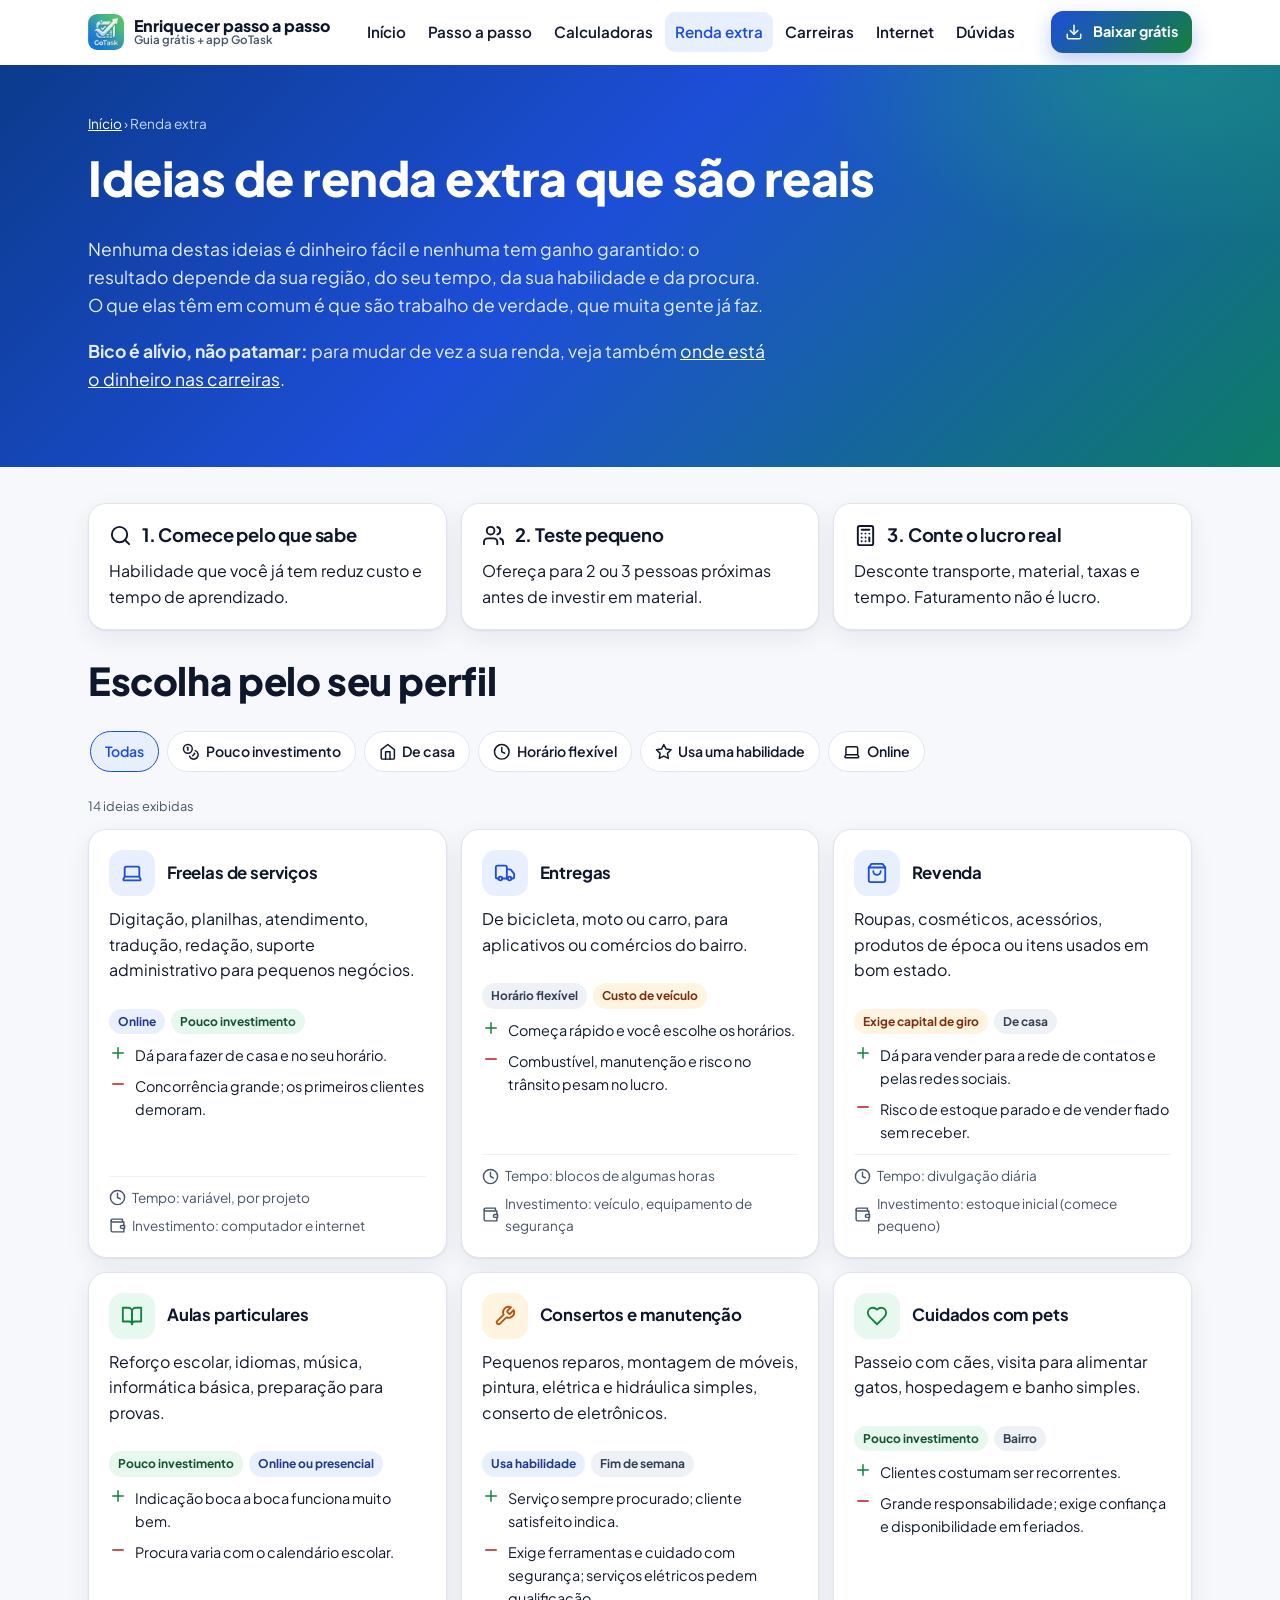
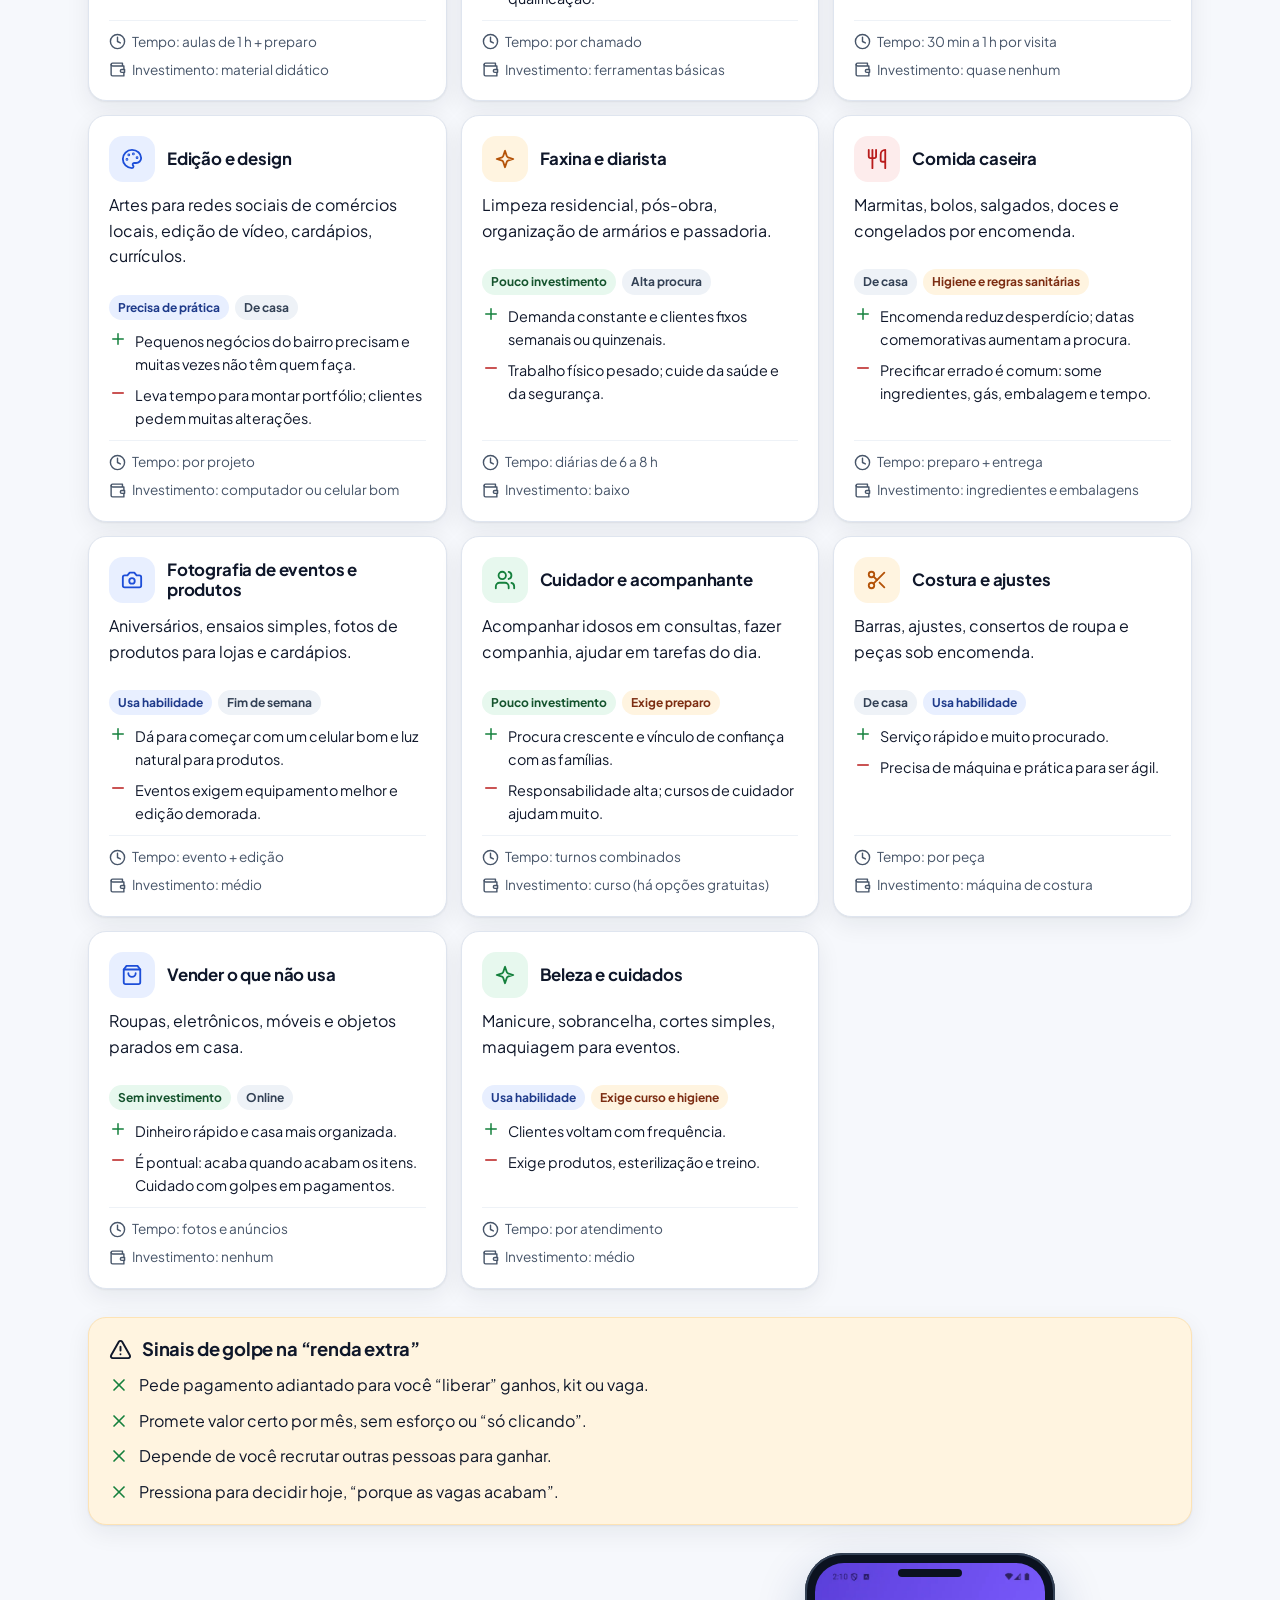
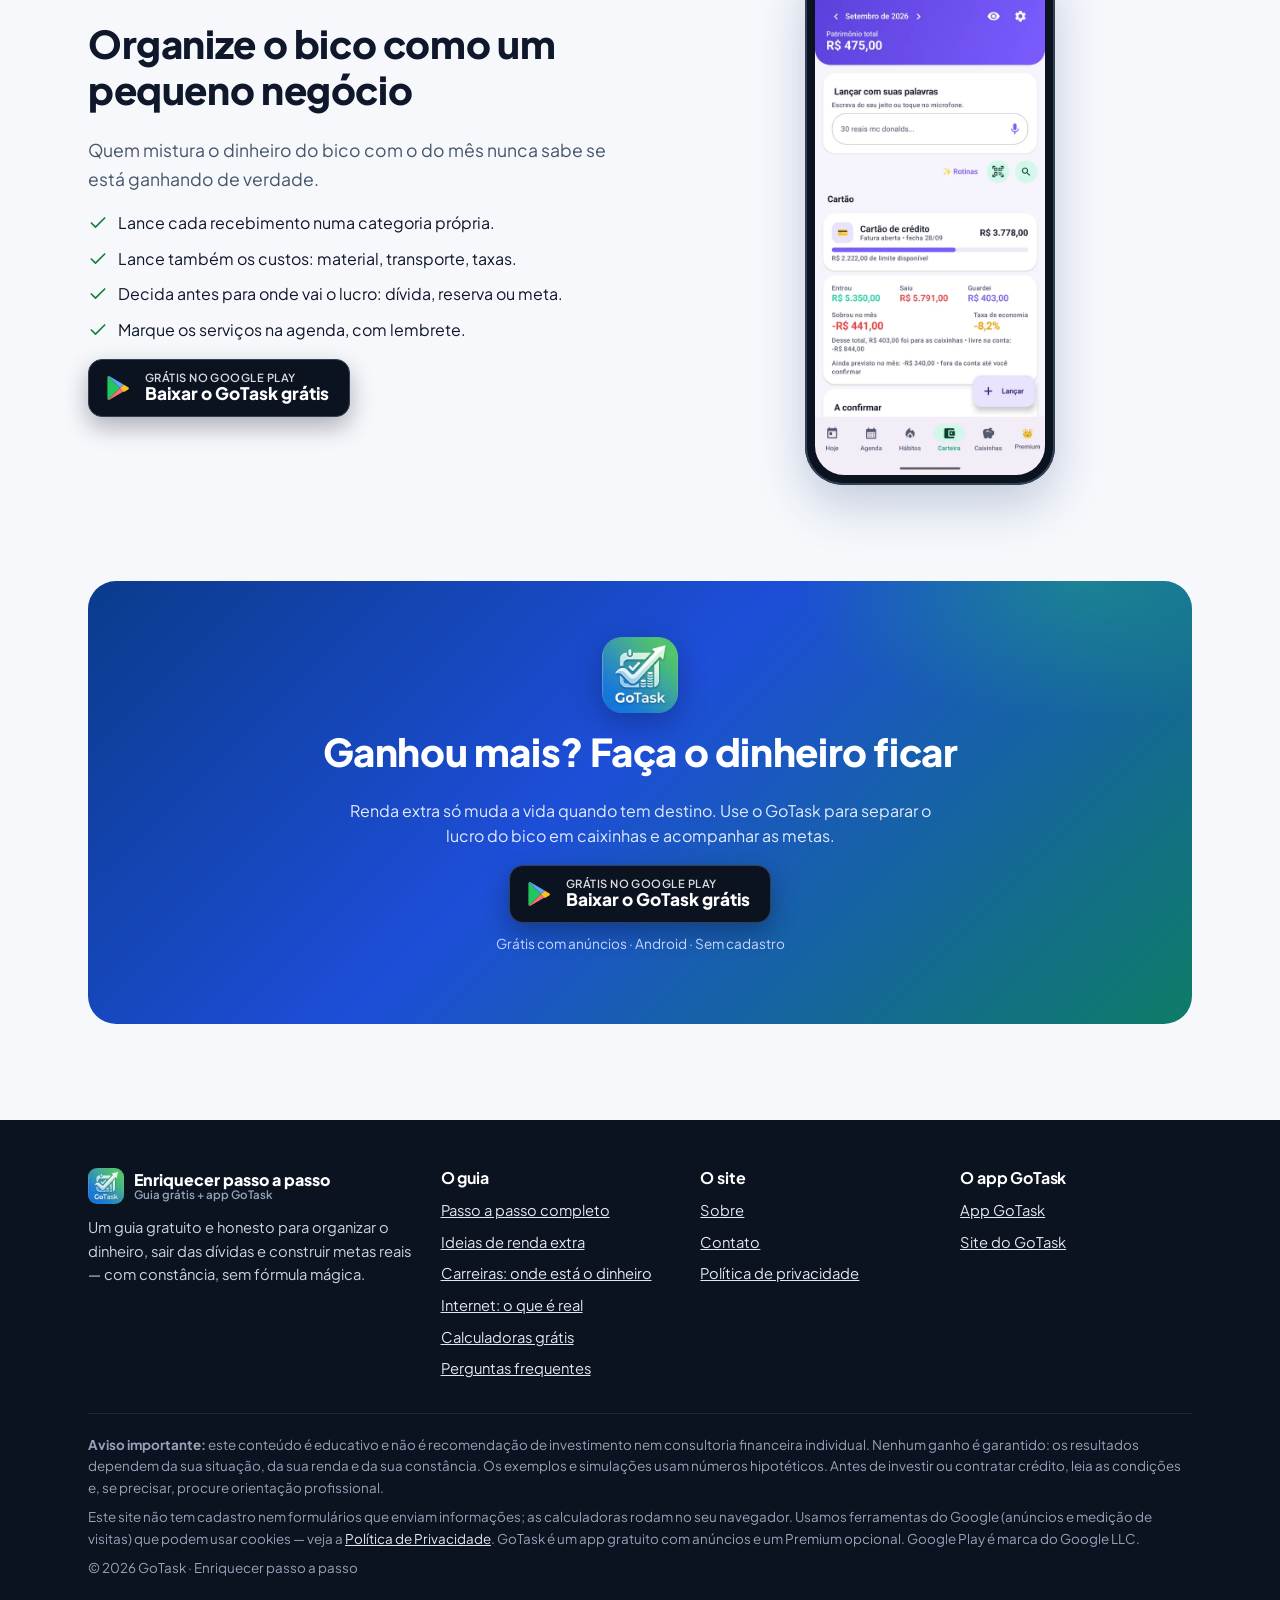
<file: bicos.html>
<!doctype html>
<html lang="pt-BR" class="sem-js">
<head>
<meta charset="utf-8">
<meta name="viewport" content="width=device-width, initial-scale=1, viewport-fit=cover">
<!-- Google tag (gtag.js) - Google Ads -->
<script async src="https://www.googletagmanager.com/gtag/js?id=AW-18362638900"></script>
<script>window.dataLayer=window.dataLayer||[];function gtag(){dataLayer.push(arguments);}gtag('js',new Date());gtag('config','AW-18362638900');</script>
<script async src="https://pagead2.googlesyndication.com/pagead/js/adsbygoogle.js?client=ca-pub-5714308302272602" crossorigin="anonymous"></script>
<meta name="theme-color" content="#0b3b8c">
<meta name="robots" content="index, follow">
<link rel="icon" href="img/favicon-48.png" sizes="48x48" type="image/png">
<link rel="apple-touch-icon" href="img/apple-touch-icon.png">
<link rel="preconnect" href="https://fonts.googleapis.com">
<link rel="preconnect" href="https://fonts.gstatic.com" crossorigin>
<link href="https://fonts.googleapis.com/css2?family=Plus+Jakarta+Sans:wght@400;600;700;800&amp;display=swap" rel="stylesheet">
<link rel="stylesheet" href="css/estilo.css">
<title>Ideias de renda extra realistas: bicos com prós e contras | Guia grátis</title>
<meta name="description" content="Lista honesta de ideias de renda extra: serviços, entregas, revenda, aulas, consertos, pets, design, faxina, comida caseira e mais — com prós, contras e quanto tempo exigem.">
<link rel="canonical" href="https://enriquecerdegraca.com.br/bicos.html">
<meta property="og:type" content="article">
<meta property="og:locale" content="pt_BR">
<meta property="og:site_name" content="Enriquecer passo a passo">
<meta property="og:title" content="Ideias de renda extra realistas, com prós e contras">
<meta property="og:description" content="Sem promessa de dinheiro fácil: bicos reais, o tempo que exigem e como começar.">
<meta property="og:url" content="https://enriquecerdegraca.com.br/bicos.html">
<meta property="og:image" content="https://enriquecerdegraca.com.br/img/og-enriquecer.jpg">
<meta property="og:image:width" content="1200">
<meta property="og:image:height" content="630">
<meta name="twitter:card" content="summary_large_image">
<script type="application/ld+json">
{
  "@context": "https://schema.org",
  "@type": "Article",
  "headline": "Ideias de renda extra realistas, com prós e contras",
  "inLanguage": "pt-BR",
  "image": "https://enriquecerdegraca.com.br/img/og-enriquecer.jpg",
  "datePublished": "2026-10-14",
  "dateModified": "2026-10-14",
  "author": { "@type": "Organization", "name": "LH Apps" },
  "publisher": { "@type": "Organization", "name": "LH Apps", "logo": { "@type": "ImageObject", "url": "https://enriquecerdegraca.com.br/img/apple-touch-icon.png" } },
  "mainEntityOfPage": "https://enriquecerdegraca.com.br/bicos.html"
}
</script>
</head>
<body>
<a class="pular" href="#conteudo">Pular para o conteúdo</a>
<div class="progresso-leitura" aria-hidden="true"></div>
<header class="topo">
  <div class="wrap">
    <a class="marca" href="index.html"><img src="img/gotask-96.webp" width="36" height="36" alt=""><span>Enriquecer passo a passo<small>Guia grátis + app GoTask</small></span></a>
    <nav class="menu" aria-label="Principal"><a href="index.html">Início</a><a href="passo-a-passo.html">Passo a passo</a><a href="index.html#ferramentas">Calculadoras</a><a href="bicos.html" aria-current="page">Renda extra</a><a href="carreiras.html">Carreiras</a><a href="internet.html">Internet</a><a href="index.html#duvidas">Dúvidas</a></nav>
    <div class="topo-acoes">
      <a class="btn btn-primario btn-peq btn-topo" href="https://play.google.com/store/apps/details?id=com.lhapps.gotask" data-origem="topo" target="_blank" rel="noopener"><i data-i="download"></i>Baixar grátis</a>
      <button class="btn-menu" type="button" aria-expanded="false" aria-controls="gaveta" aria-label="Abrir menu"><i data-i="menu"></i></button>
    </div>
  </div>
</header>
<nav class="gaveta" id="gaveta" aria-label="Menu do celular"><a href="index.html"><i data-i="home"></i>Início</a><a href="passo-a-passo.html"><i data-i="list"></i>Passo a passo</a><a href="index.html#ferramentas"><i data-i="calculator"></i>Calculadoras</a><a href="bicos.html" aria-current="page"><i data-i="coins"></i>Renda extra</a><a href="carreiras.html"><i data-i="cap"></i>Carreiras</a><a href="internet.html"><i data-i="globe"></i>Internet</a><a href="index.html#duvidas"><i data-i="message"></i>Dúvidas</a><a href="https://play.google.com/store/apps/details?id=com.lhapps.gotask" data-utm="menu_celular" target="_blank" rel="noopener"><i data-i="phone"></i>App GoTask</a></nav>

<main id="conteudo">
<section class="cab-pagina">
  <div class="wrap">
    <p class="migalha"><a href="index.html">Início</a> › Renda extra</p>
    <h1>Ideias de renda extra que são reais</h1>
    <p class="lead">Nenhuma destas ideias é dinheiro fácil e nenhuma tem ganho garantido: o resultado depende da sua região, do seu tempo, da sua habilidade e da procura. O que elas têm em comum é que são trabalho de verdade, que muita gente já faz.</p>
    <p class="lead"><b>Bico é alívio, não patamar:</b> para mudar de vez a sua renda, veja também <a href="carreiras.html" style="color:#fff">onde está o dinheiro nas carreiras</a>.</p>
  </div>
</section>

<section class="secao" style="padding-top:36px">
  <div class="wrap">
    <div class="grade g3" style="margin-bottom:28px">
      <div class="card revela"><h3><i data-i="search"></i> 1. Comece pelo que sabe</h3><p>Habilidade que você já tem reduz custo e tempo de aprendizado.</p></div>
      <div class="card revela d1"><h3><i data-i="users"></i> 2. Teste pequeno</h3><p>Ofereça para 2 ou 3 pessoas próximas antes de investir em material.</p></div>
      <div class="card revela d2"><h3><i data-i="calculator"></i> 3. Conte o lucro real</h3><p>Desconte transporte, material, taxas e tempo. Faturamento não é lucro.</p></div>
    </div>

    <h2 class="revela">Escolha pelo seu perfil</h2>
    <div class="filtros" data-filtros role="group" aria-label="Filtrar ideias">
      <button class="preset" type="button" data-f="todos" aria-pressed="true">Todas</button>
      <button class="preset" type="button" data-f="pouco" aria-pressed="false"><i data-i="coins"></i>Pouco investimento</button>
      <button class="preset" type="button" data-f="casa" aria-pressed="false"><i data-i="home"></i>De casa</button>
      <button class="preset" type="button" data-f="flex" aria-pressed="false"><i data-i="clock"></i>Horário flexível</button>
      <button class="preset" type="button" data-f="habilidade" aria-pressed="false"><i data-i="star"></i>Usa uma habilidade</button>
      <button class="preset" type="button" data-f="online" aria-pressed="false"><i data-i="laptop"></i>Online</button>
    </div>
    <p class="aviso-mini" role="status"><span data-contagem>14</span> ideias exibidas</p>

    <div class="grade g3">
      <article class="card bico" data-tags="habilidade flex online casa">
        <div class="bico-topo"><span class="ico-box"><i data-i="laptop"></i></span><h3>Freelas de serviços</h3></div>
        <p>Digitação, planilhas, atendimento, tradução, redação, suporte administrativo para pequenos negócios.</p>
        <div class="tags"><span class="tag t-azul">Online</span><span class="tag t-verde">Pouco investimento</span></div>
        <div class="pros-contras"><div class="mais"><i data-i="plus"></i><span>Dá para fazer de casa e no seu horário.</span></div><div class="menos"><i data-i="minus"></i><span>Concorrência grande; os primeiros clientes demoram.</span></div></div>
        <div class="bico-meta"><span><i data-i="clock"></i>Tempo: variável, por projeto</span><span><i data-i="wallet"></i>Investimento: computador e internet</span></div>
      </article>

      <article class="card bico" data-tags="flex">
        <div class="bico-topo"><span class="ico-box"><i data-i="truck"></i></span><h3>Entregas</h3></div>
        <p>De bicicleta, moto ou carro, para aplicativos ou comércios do bairro.</p>
        <div class="tags"><span class="tag">Horário flexível</span><span class="tag t-ambar">Custo de veículo</span></div>
        <div class="pros-contras"><div class="mais"><i data-i="plus"></i><span>Começa rápido e você escolhe os horários.</span></div><div class="menos"><i data-i="minus"></i><span>Combustível, manutenção e risco no trânsito pesam no lucro.</span></div></div>
        <div class="bico-meta"><span><i data-i="clock"></i>Tempo: blocos de algumas horas</span><span><i data-i="wallet"></i>Investimento: veículo, equipamento de segurança</span></div>
      </article>

      <article class="card bico" data-tags="casa">
        <div class="bico-topo"><span class="ico-box"><i data-i="bag"></i></span><h3>Revenda</h3></div>
        <p>Roupas, cosméticos, acessórios, produtos de época ou itens usados em bom estado.</p>
        <div class="tags"><span class="tag t-ambar">Exige capital de giro</span><span class="tag">De casa</span></div>
        <div class="pros-contras"><div class="mais"><i data-i="plus"></i><span>Dá para vender para a rede de contatos e pelas redes sociais.</span></div><div class="menos"><i data-i="minus"></i><span>Risco de estoque parado e de vender fiado sem receber.</span></div></div>
        <div class="bico-meta"><span><i data-i="clock"></i>Tempo: divulgação diária</span><span><i data-i="wallet"></i>Investimento: estoque inicial (comece pequeno)</span></div>
      </article>

      <article class="card bico" data-tags="pouco habilidade flex online casa">
        <div class="bico-topo"><span class="ico-box verde"><i data-i="book"></i></span><h3>Aulas particulares</h3></div>
        <p>Reforço escolar, idiomas, música, informática básica, preparação para provas.</p>
        <div class="tags"><span class="tag t-verde">Pouco investimento</span><span class="tag t-azul">Online ou presencial</span></div>
        <div class="pros-contras"><div class="mais"><i data-i="plus"></i><span>Indicação boca a boca funciona muito bem.</span></div><div class="menos"><i data-i="minus"></i><span>Procura varia com o calendário escolar.</span></div></div>
        <div class="bico-meta"><span><i data-i="clock"></i>Tempo: aulas de 1 h + preparo</span><span><i data-i="wallet"></i>Investimento: material didático</span></div>
      </article>

      <article class="card bico" data-tags="habilidade flex">
        <div class="bico-topo"><span class="ico-box ambar"><i data-i="wrench"></i></span><h3>Consertos e manutenção</h3></div>
        <p>Pequenos reparos, montagem de móveis, pintura, elétrica e hidráulica simples, conserto de eletrônicos.</p>
        <div class="tags"><span class="tag t-azul">Usa habilidade</span><span class="tag">Fim de semana</span></div>
        <div class="pros-contras"><div class="mais"><i data-i="plus"></i><span>Serviço sempre procurado; cliente satisfeito indica.</span></div><div class="menos"><i data-i="minus"></i><span>Exige ferramentas e cuidado com segurança; serviços elétricos pedem qualificação.</span></div></div>
        <div class="bico-meta"><span><i data-i="clock"></i>Tempo: por chamado</span><span><i data-i="wallet"></i>Investimento: ferramentas básicas</span></div>
      </article>

      <article class="card bico" data-tags="pouco flex">
        <div class="bico-topo"><span class="ico-box verde"><i data-i="heart"></i></span><h3>Cuidados com pets</h3></div>
        <p>Passeio com cães, visita para alimentar gatos, hospedagem e banho simples.</p>
        <div class="tags"><span class="tag t-verde">Pouco investimento</span><span class="tag">Bairro</span></div>
        <div class="pros-contras"><div class="mais"><i data-i="plus"></i><span>Clientes costumam ser recorrentes.</span></div><div class="menos"><i data-i="minus"></i><span>Grande responsabilidade; exige confiança e disponibilidade em feriados.</span></div></div>
        <div class="bico-meta"><span><i data-i="clock"></i>Tempo: 30 min a 1 h por visita</span><span><i data-i="wallet"></i>Investimento: quase nenhum</span></div>
      </article>

      <article class="card bico" data-tags="habilidade online casa flex">
        <div class="bico-topo"><span class="ico-box"><i data-i="palette"></i></span><h3>Edição e design</h3></div>
        <p>Artes para redes sociais de comércios locais, edição de vídeo, cardápios, currículos.</p>
        <div class="tags"><span class="tag t-azul">Precisa de prática</span><span class="tag">De casa</span></div>
        <div class="pros-contras"><div class="mais"><i data-i="plus"></i><span>Pequenos negócios do bairro precisam e muitas vezes não têm quem faça.</span></div><div class="menos"><i data-i="minus"></i><span>Leva tempo para montar portfólio; clientes pedem muitas alterações.</span></div></div>
        <div class="bico-meta"><span><i data-i="clock"></i>Tempo: por projeto</span><span><i data-i="wallet"></i>Investimento: computador ou celular bom</span></div>
      </article>

      <article class="card bico" data-tags="pouco flex">
        <div class="bico-topo"><span class="ico-box ambar"><i data-i="sparkles"></i></span><h3>Faxina e diarista</h3></div>
        <p>Limpeza residencial, pós-obra, organização de armários e passadoria.</p>
        <div class="tags"><span class="tag t-verde">Pouco investimento</span><span class="tag">Alta procura</span></div>
        <div class="pros-contras"><div class="mais"><i data-i="plus"></i><span>Demanda constante e clientes fixos semanais ou quinzenais.</span></div><div class="menos"><i data-i="minus"></i><span>Trabalho físico pesado; cuide da saúde e da segurança.</span></div></div>
        <div class="bico-meta"><span><i data-i="clock"></i>Tempo: diárias de 6 a 8 h</span><span><i data-i="wallet"></i>Investimento: baixo</span></div>
      </article>

      <article class="card bico" data-tags="casa habilidade">
        <div class="bico-topo"><span class="ico-box vermelho"><i data-i="utensils"></i></span><h3>Comida caseira</h3></div>
        <p>Marmitas, bolos, salgados, doces e congelados por encomenda.</p>
        <div class="tags"><span class="tag">De casa</span><span class="tag t-ambar">Higiene e regras sanitárias</span></div>
        <div class="pros-contras"><div class="mais"><i data-i="plus"></i><span>Encomenda reduz desperdício; datas comemorativas aumentam a procura.</span></div><div class="menos"><i data-i="minus"></i><span>Precificar errado é comum: some ingredientes, gás, embalagem e tempo.</span></div></div>
        <div class="bico-meta"><span><i data-i="clock"></i>Tempo: preparo + entrega</span><span><i data-i="wallet"></i>Investimento: ingredientes e embalagens</span></div>
      </article>

      <article class="card bico" data-tags="habilidade flex">
        <div class="bico-topo"><span class="ico-box"><i data-i="camera"></i></span><h3>Fotografia de eventos e produtos</h3></div>
        <p>Aniversários, ensaios simples, fotos de produtos para lojas e cardápios.</p>
        <div class="tags"><span class="tag t-azul">Usa habilidade</span><span class="tag">Fim de semana</span></div>
        <div class="pros-contras"><div class="mais"><i data-i="plus"></i><span>Dá para começar com um celular bom e luz natural para produtos.</span></div><div class="menos"><i data-i="minus"></i><span>Eventos exigem equipamento melhor e edição demorada.</span></div></div>
        <div class="bico-meta"><span><i data-i="clock"></i>Tempo: evento + edição</span><span><i data-i="wallet"></i>Investimento: médio</span></div>
      </article>

      <article class="card bico" data-tags="pouco flex">
        <div class="bico-topo"><span class="ico-box verde"><i data-i="users"></i></span><h3>Cuidador e acompanhante</h3></div>
        <p>Acompanhar idosos em consultas, fazer companhia, ajudar em tarefas do dia.</p>
        <div class="tags"><span class="tag t-verde">Pouco investimento</span><span class="tag t-ambar">Exige preparo</span></div>
        <div class="pros-contras"><div class="mais"><i data-i="plus"></i><span>Procura crescente e vínculo de confiança com as famílias.</span></div><div class="menos"><i data-i="minus"></i><span>Responsabilidade alta; cursos de cuidador ajudam muito.</span></div></div>
        <div class="bico-meta"><span><i data-i="clock"></i>Tempo: turnos combinados</span><span><i data-i="wallet"></i>Investimento: curso (há opções gratuitas)</span></div>
      </article>

      <article class="card bico" data-tags="pouco habilidade casa">
        <div class="bico-topo"><span class="ico-box ambar"><i data-i="scissors"></i></span><h3>Costura e ajustes</h3></div>
        <p>Barras, ajustes, consertos de roupa e peças sob encomenda.</p>
        <div class="tags"><span class="tag">De casa</span><span class="tag t-azul">Usa habilidade</span></div>
        <div class="pros-contras"><div class="mais"><i data-i="plus"></i><span>Serviço rápido e muito procurado.</span></div><div class="menos"><i data-i="minus"></i><span>Precisa de máquina e prática para ser ágil.</span></div></div>
        <div class="bico-meta"><span><i data-i="clock"></i>Tempo: por peça</span><span><i data-i="wallet"></i>Investimento: máquina de costura</span></div>
      </article>

      <article class="card bico" data-tags="pouco online casa flex">
        <div class="bico-topo"><span class="ico-box"><i data-i="bag"></i></span><h3>Vender o que não usa</h3></div>
        <p>Roupas, eletrônicos, móveis e objetos parados em casa.</p>
        <div class="tags"><span class="tag t-verde">Sem investimento</span><span class="tag">Online</span></div>
        <div class="pros-contras"><div class="mais"><i data-i="plus"></i><span>Dinheiro rápido e casa mais organizada.</span></div><div class="menos"><i data-i="minus"></i><span>É pontual: acaba quando acabam os itens. Cuidado com golpes em pagamentos.</span></div></div>
        <div class="bico-meta"><span><i data-i="clock"></i>Tempo: fotos e anúncios</span><span><i data-i="wallet"></i>Investimento: nenhum</span></div>
      </article>

      <article class="card bico" data-tags="habilidade flex">
        <div class="bico-topo"><span class="ico-box verde"><i data-i="sparkles"></i></span><h3>Beleza e cuidados</h3></div>
        <p>Manicure, sobrancelha, cortes simples, maquiagem para eventos.</p>
        <div class="tags"><span class="tag t-azul">Usa habilidade</span><span class="tag t-ambar">Exige curso e higiene</span></div>
        <div class="pros-contras"><div class="mais"><i data-i="plus"></i><span>Clientes voltam com frequência.</span></div><div class="menos"><i data-i="minus"></i><span>Exige produtos, esterilização e treino.</span></div></div>
        <div class="bico-meta"><span><i data-i="clock"></i>Tempo: por atendimento</span><span><i data-i="wallet"></i>Investimento: médio</span></div>
      </article>
    </div>
    <p class="vazio" hidden>Nenhuma ideia com esse filtro. Tente outro.</p>

    <div class="card mt revela" style="border-color:#fde3b5;background:var(--ambar-claro)">
      <h3><i data-i="alert"></i> Sinais de golpe na “renda extra”</h3>
      <ul class="lista-check" style="margin:0">
        <li><i data-i="x"></i><span>Pede pagamento adiantado para você “liberar” ganhos, kit ou vaga.</span></li>
        <li><i data-i="x"></i><span>Promete valor certo por mês, sem esforço ou “só clicando”.</span></li>
        <li><i data-i="x"></i><span>Depende de você recrutar outras pessoas para ganhar.</span></li>
        <li><i data-i="x"></i><span>Pressiona para decidir hoje, “porque as vagas acabam”.</span></li>
      </ul>
    </div>

    <div class="duas mt">
      <div class="revela">
        <h2>Organize o bico como um pequeno negócio</h2>
        <p class="lead">Quem mistura o dinheiro do bico com o do mês nunca sabe se está ganhando de verdade.</p>
        <ul class="lista-check">
          <li><i data-i="check"></i><span>Lance cada recebimento numa categoria própria.</span></li>
          <li><i data-i="check"></i><span>Lance também os custos: material, transporte, taxas.</span></li>
          <li><i data-i="check"></i><span>Decida antes para onde vai o lucro: dívida, reserva ou meta.</span></li>
          <li><i data-i="check"></i><span>Marque os serviços na agenda, com lembrete.</span></li>
        </ul>
        <a class="btn-play" href="https://play.google.com/store/apps/details?id=com.lhapps.gotask" data-origem="bicos" target="_blank" rel="noopener"><svg viewBox="0 0 24 24" aria-hidden="true" focusable="false"><path fill="#22c55e" d="M4 2.6 13.6 12 4 21.4c-.3-.2-.5-.6-.5-1V3.6c0-.4.2-.8.5-1z"/><path fill="#60a5fa" d="M4 2.6c.3-.2.8-.2 1.2 0l11.6 6.8-3.2 2.6z"/><path fill="#f87171" d="m13.6 12 3.2 2.6-11.6 6.8c-.4.2-.9.2-1.2 0z"/><path fill="#fbbf24" d="m16.8 9.4 3.4 2c.7.4.7 1.4 0 1.8l-3.4 2L13.6 12z"/></svg><span><small>Grátis no Google Play</small><strong>Baixar o GoTask grátis</strong></span></a>
      </div>
      <div class="revela d1"><div class="celular" style="width:250px;margin:0 auto"><img src="img/app-carteira.webp" width="540" height="1200" loading="lazy" decoding="async" alt="Tela Carteira do GoTask com entradas, saídas e cartão de crédito"></div></div>
    </div>
  </div>
</section>

<section class="secao" style="padding-top:0">
  <div class="wrap">
    <div class="cta-final revela">
      <img class="icone-app" src="img/gotask-192.webp" width="76" height="76" alt="Ícone do app GoTask" loading="lazy">
      <h2>Ganhou mais? Faça o dinheiro ficar</h2>
      <p>Renda extra só muda a vida quando tem destino. Use o GoTask para separar o lucro do bico em caixinhas e acompanhar as metas.</p>
      <div class="cta-linha"><a class="btn-play" href="https://play.google.com/store/apps/details?id=com.lhapps.gotask" data-origem="bicos_final" target="_blank" rel="noopener"><svg viewBox="0 0 24 24" aria-hidden="true" focusable="false"><path fill="#22c55e" d="M4 2.6 13.6 12 4 21.4c-.3-.2-.5-.6-.5-1V3.6c0-.4.2-.8.5-1z"/><path fill="#60a5fa" d="M4 2.6c.3-.2.8-.2 1.2 0l11.6 6.8-3.2 2.6z"/><path fill="#f87171" d="m13.6 12 3.2 2.6-11.6 6.8c-.4.2-.9.2-1.2 0z"/><path fill="#fbbf24" d="m16.8 9.4 3.4 2c.7.4.7 1.4 0 1.8l-3.4 2L13.6 12z"/></svg><span><small>Grátis no Google Play</small><strong>Baixar o GoTask grátis</strong></span></a></div>
      <p class="cta-nota" style="color:#c7d6ff">Grátis com anúncios · Android · Sem cadastro</p>
    </div>
  </div>
</section>
</main>
<footer class="rodape">
  <div class="wrap">
    <div class="rodape-grade">
      <div>
        <a class="marca" href="index.html"><img src="img/gotask-96.webp" width="36" height="36" alt=""><span>Enriquecer passo a passo<small>Guia grátis + app GoTask</small></span></a>
        <p>Um guia gratuito e honesto para organizar o dinheiro, sair das dívidas e construir metas reais — com constância, sem fórmula mágica.</p>
      </div>
      <div>
        <h4>O guia</h4>
        <ul>
          <li><a href="passo-a-passo.html">Passo a passo completo</a></li>
          <li><a href="bicos.html">Ideias de renda extra</a></li>
          <li><a href="carreiras.html">Carreiras: onde está o dinheiro</a></li>
          <li><a href="internet.html">Internet: o que é real</a></li>
          <li><a href="index.html#ferramentas">Calculadoras grátis</a></li>
          <li><a href="index.html#duvidas">Perguntas frequentes</a></li>
        </ul>
      </div>
      <div>
        <h4>O site</h4>
        <ul>
          <li><a href="sobre.html">Sobre</a></li>
          <li><a href="contato.html">Contato</a></li>
          <li><a href="privacidade.html">Política de privacidade</a></li>
        </ul>
      </div>
      <div>
        <h4>O app GoTask</h4>
        <ul>
          <li><a href="https://play.google.com/store/apps/details?id=com.lhapps.gotask" data-utm="rodape" target="_blank" rel="noopener">App GoTask</a></li>
          <li><a href="https://leonardo179.github.io/gotask/">Site do GoTask</a></li>
        </ul>
      </div>
    </div>
    <div class="aviso-legal">
      <p><strong>Aviso importante:</strong> este conteúdo é educativo e não é recomendação de investimento nem consultoria financeira individual. Nenhum ganho é garantido: os resultados dependem da sua situação, da sua renda e da sua constância. Os exemplos e simulações usam números hipotéticos. Antes de investir ou contratar crédito, leia as condições e, se precisar, procure orientação profissional.</p>
      <p>Este site não tem cadastro nem formulários que enviam informações; as calculadoras rodam no seu navegador. Usamos ferramentas do Google (anúncios e medição de visitas) que podem usar cookies — veja a <a href="privacidade.html">Política de Privacidade</a>. GoTask é um app gratuito com anúncios e um Premium opcional. Google Play é marca do Google LLC.</p>
      <p>© <span data-ano>2026</span> GoTask · Enriquecer passo a passo</p>
    </div>
  </div>
</footer>
<script src="js/site.js"></script>
</body>
</html>
</file>
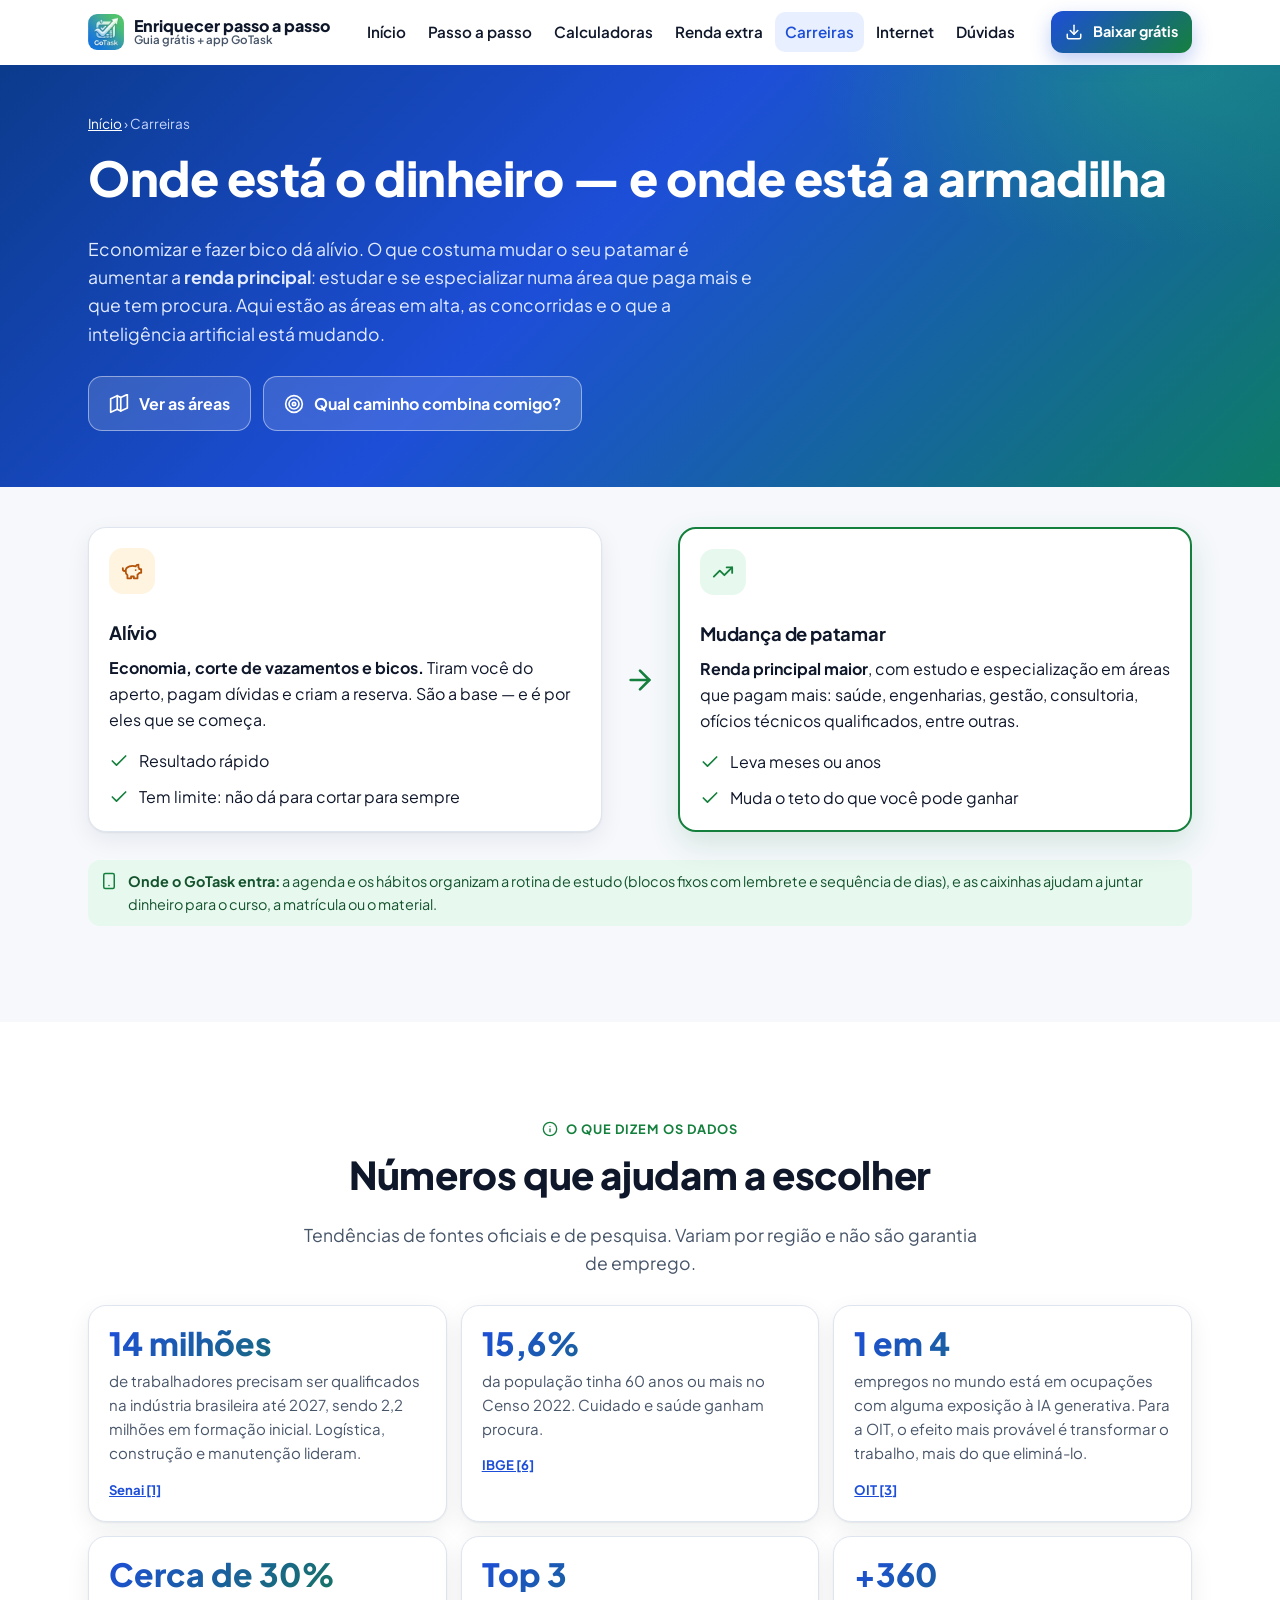
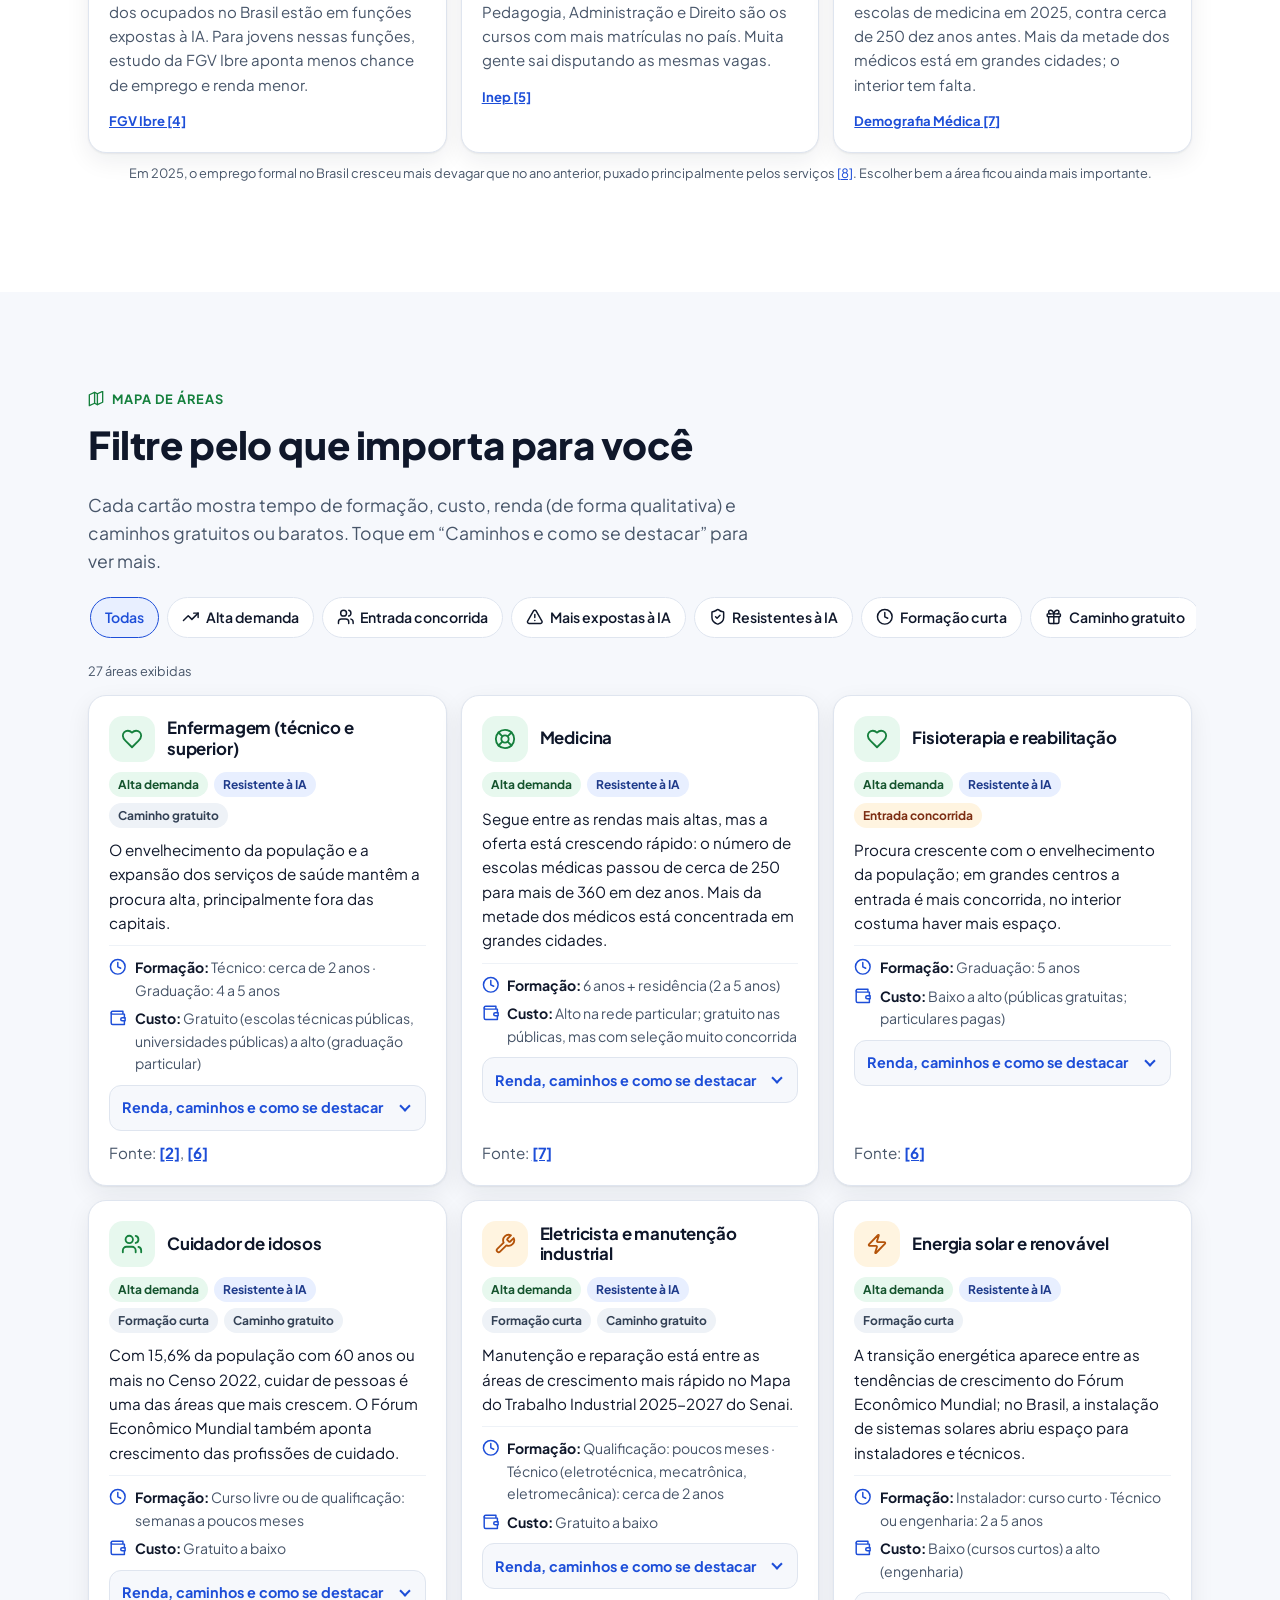
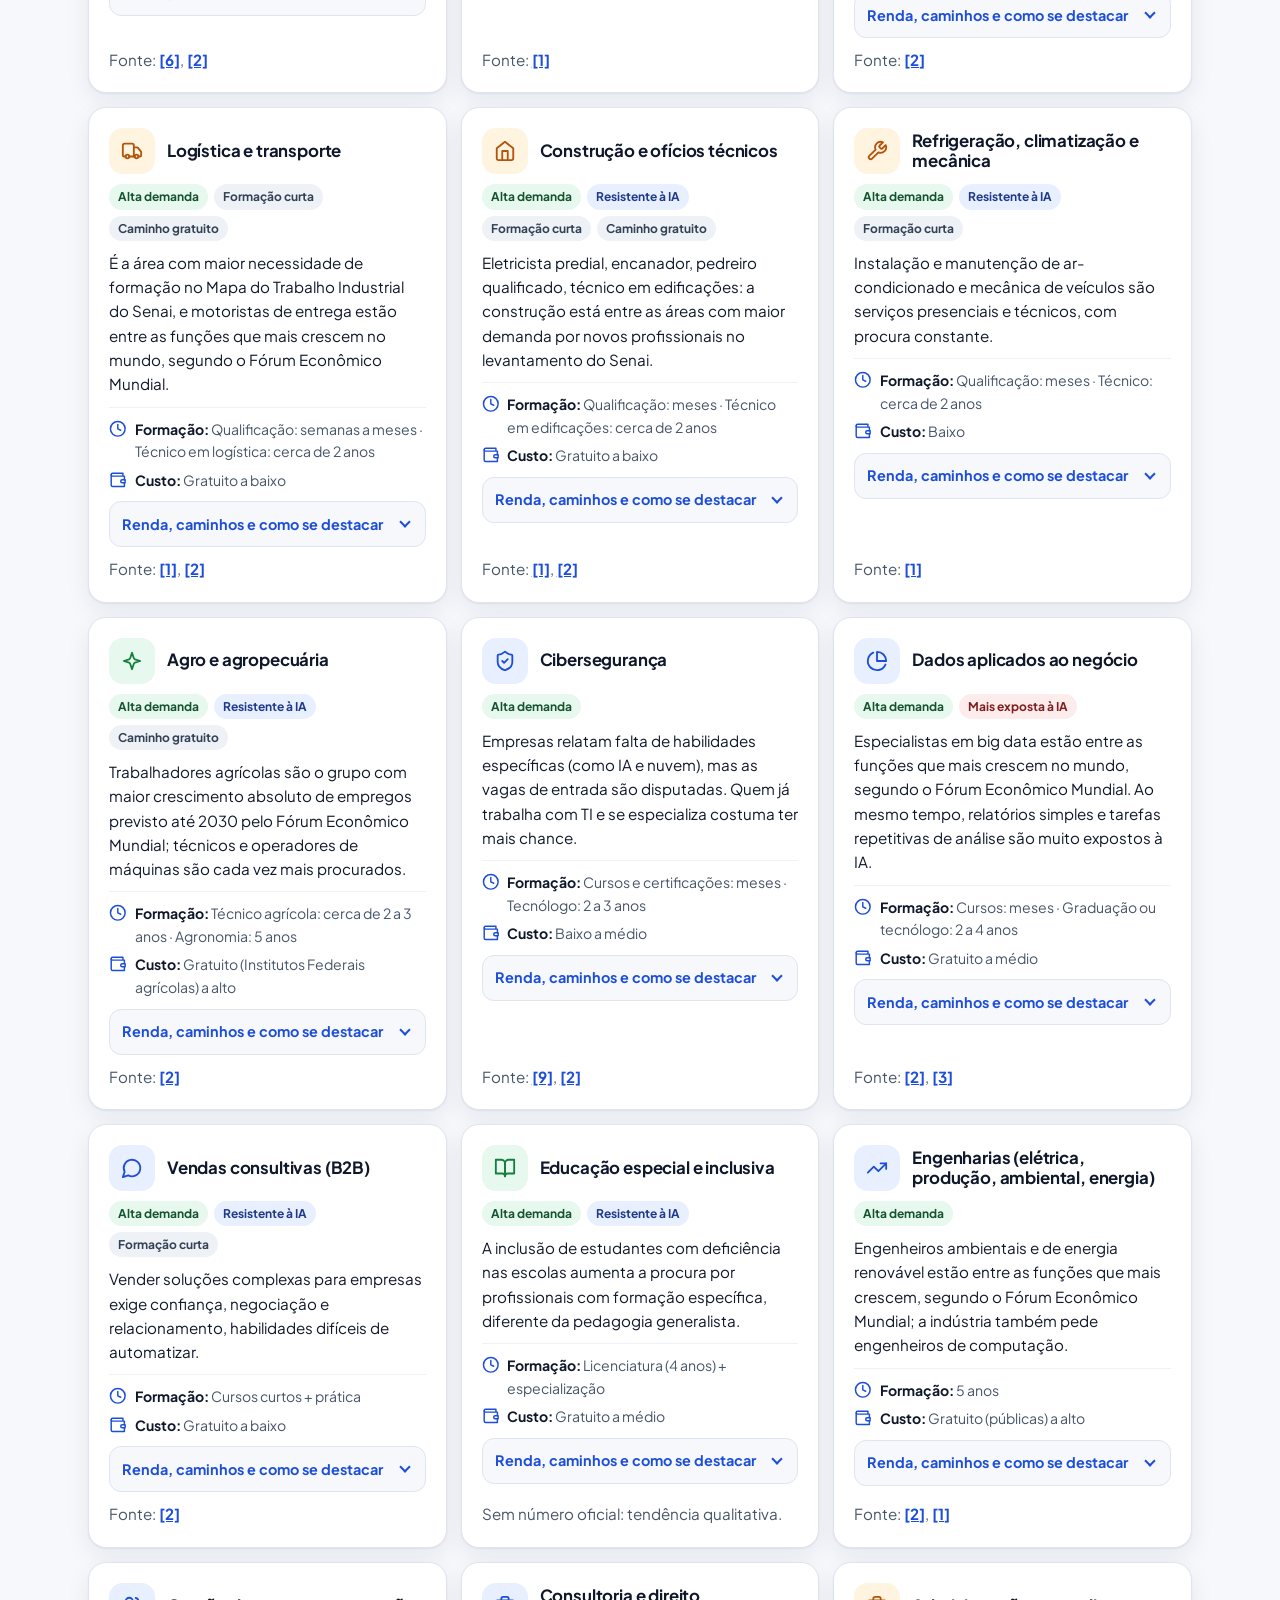
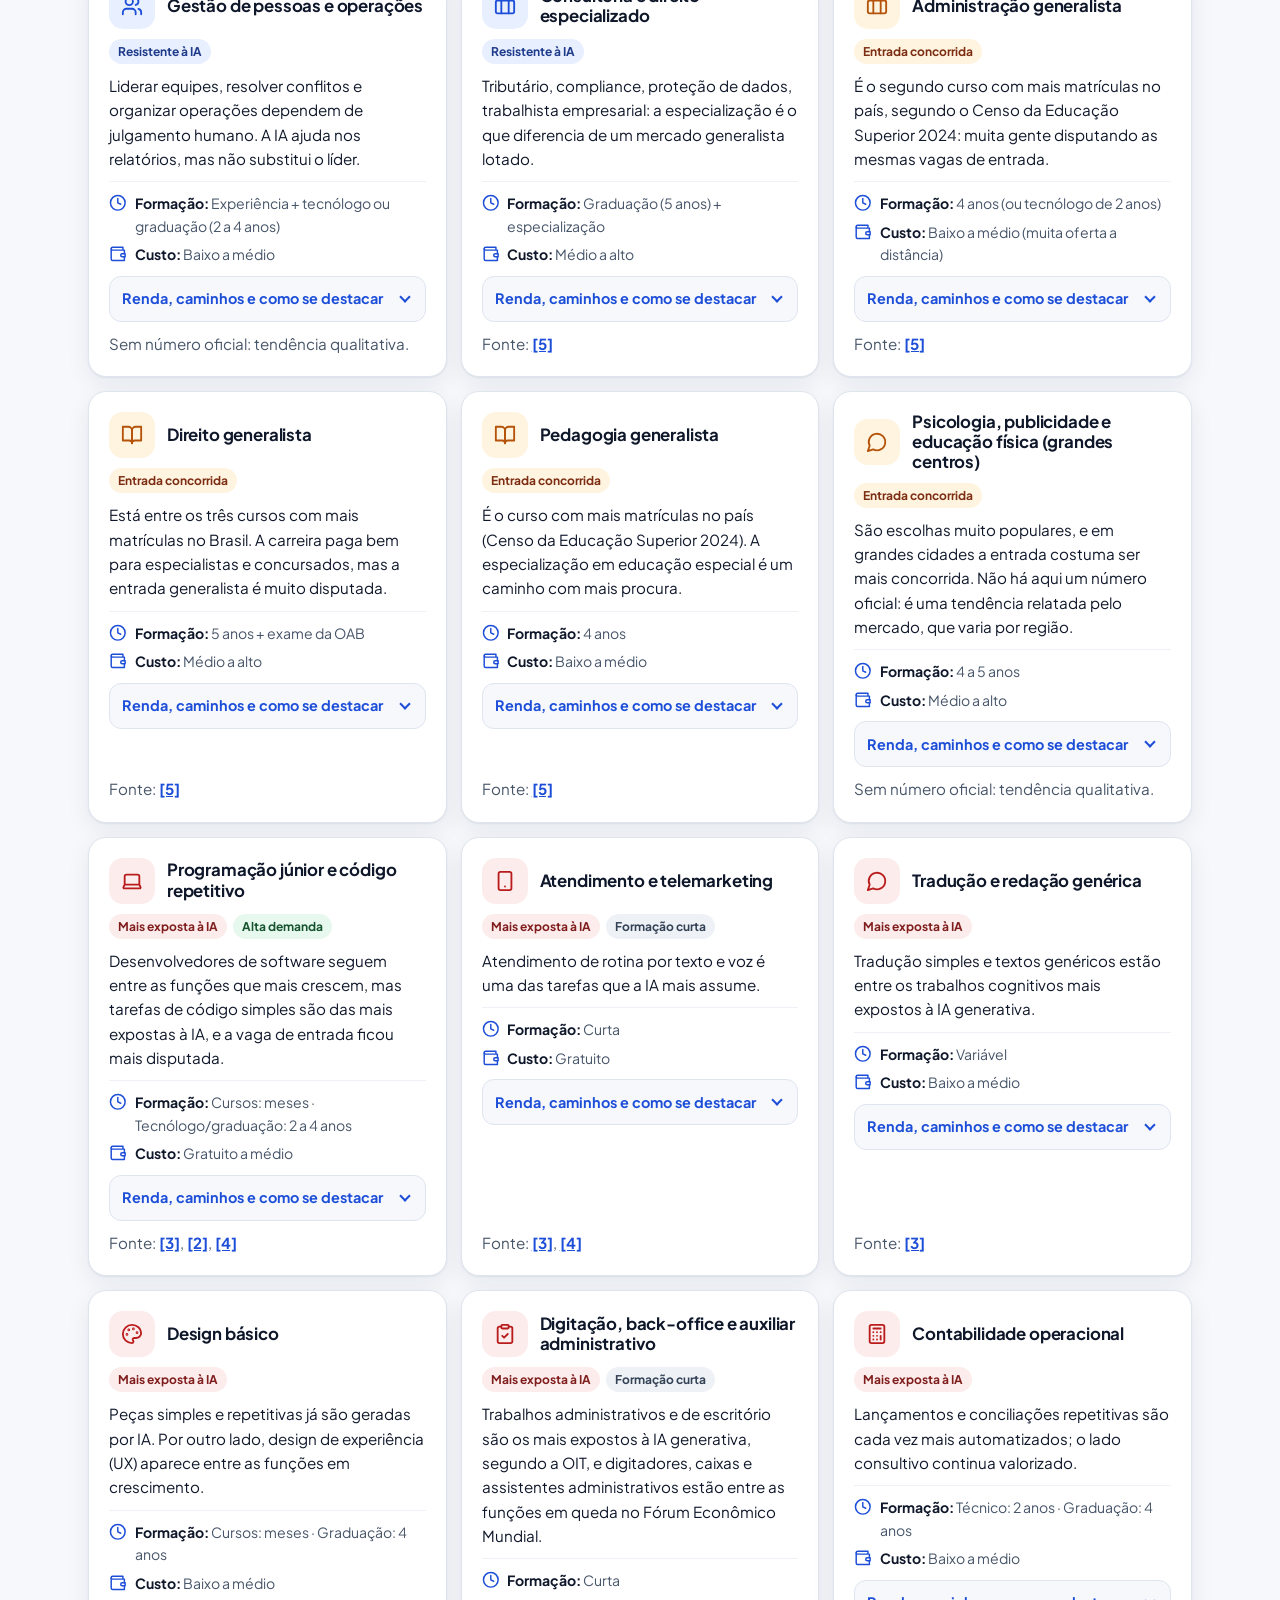
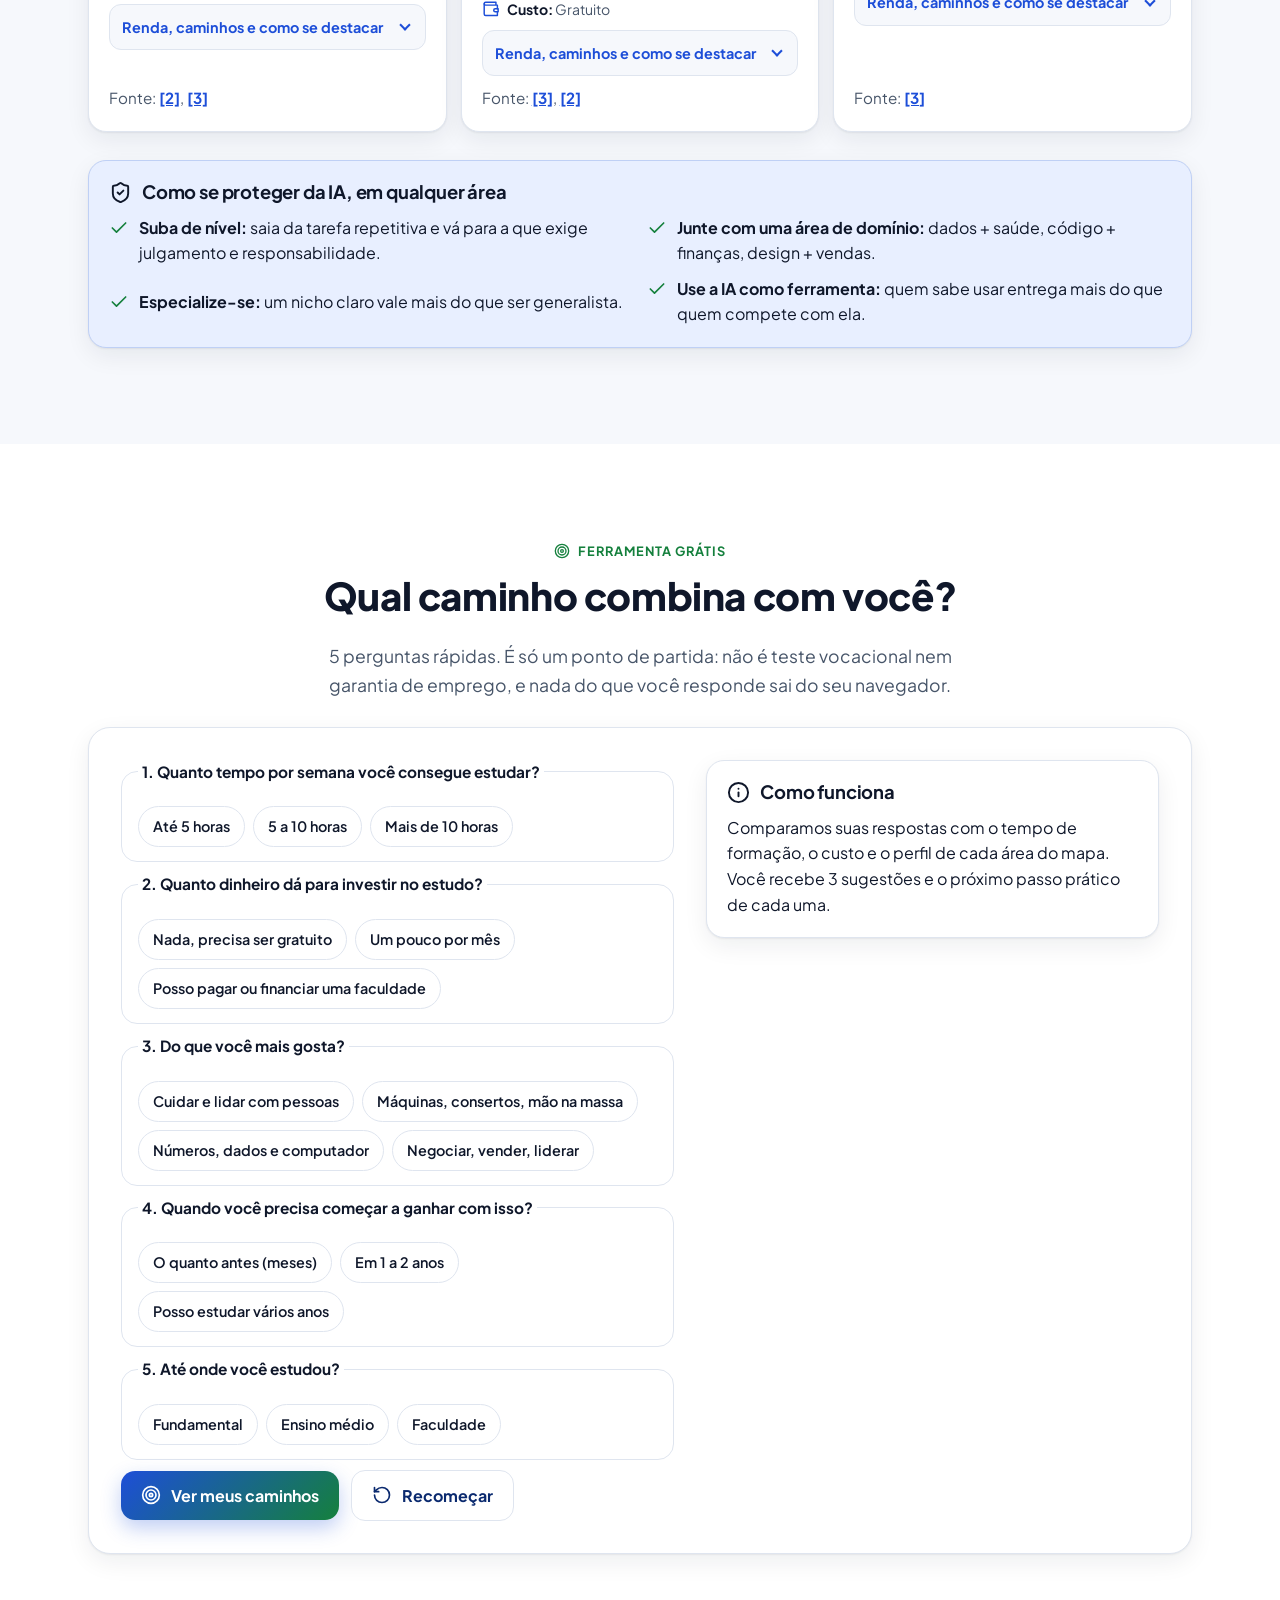
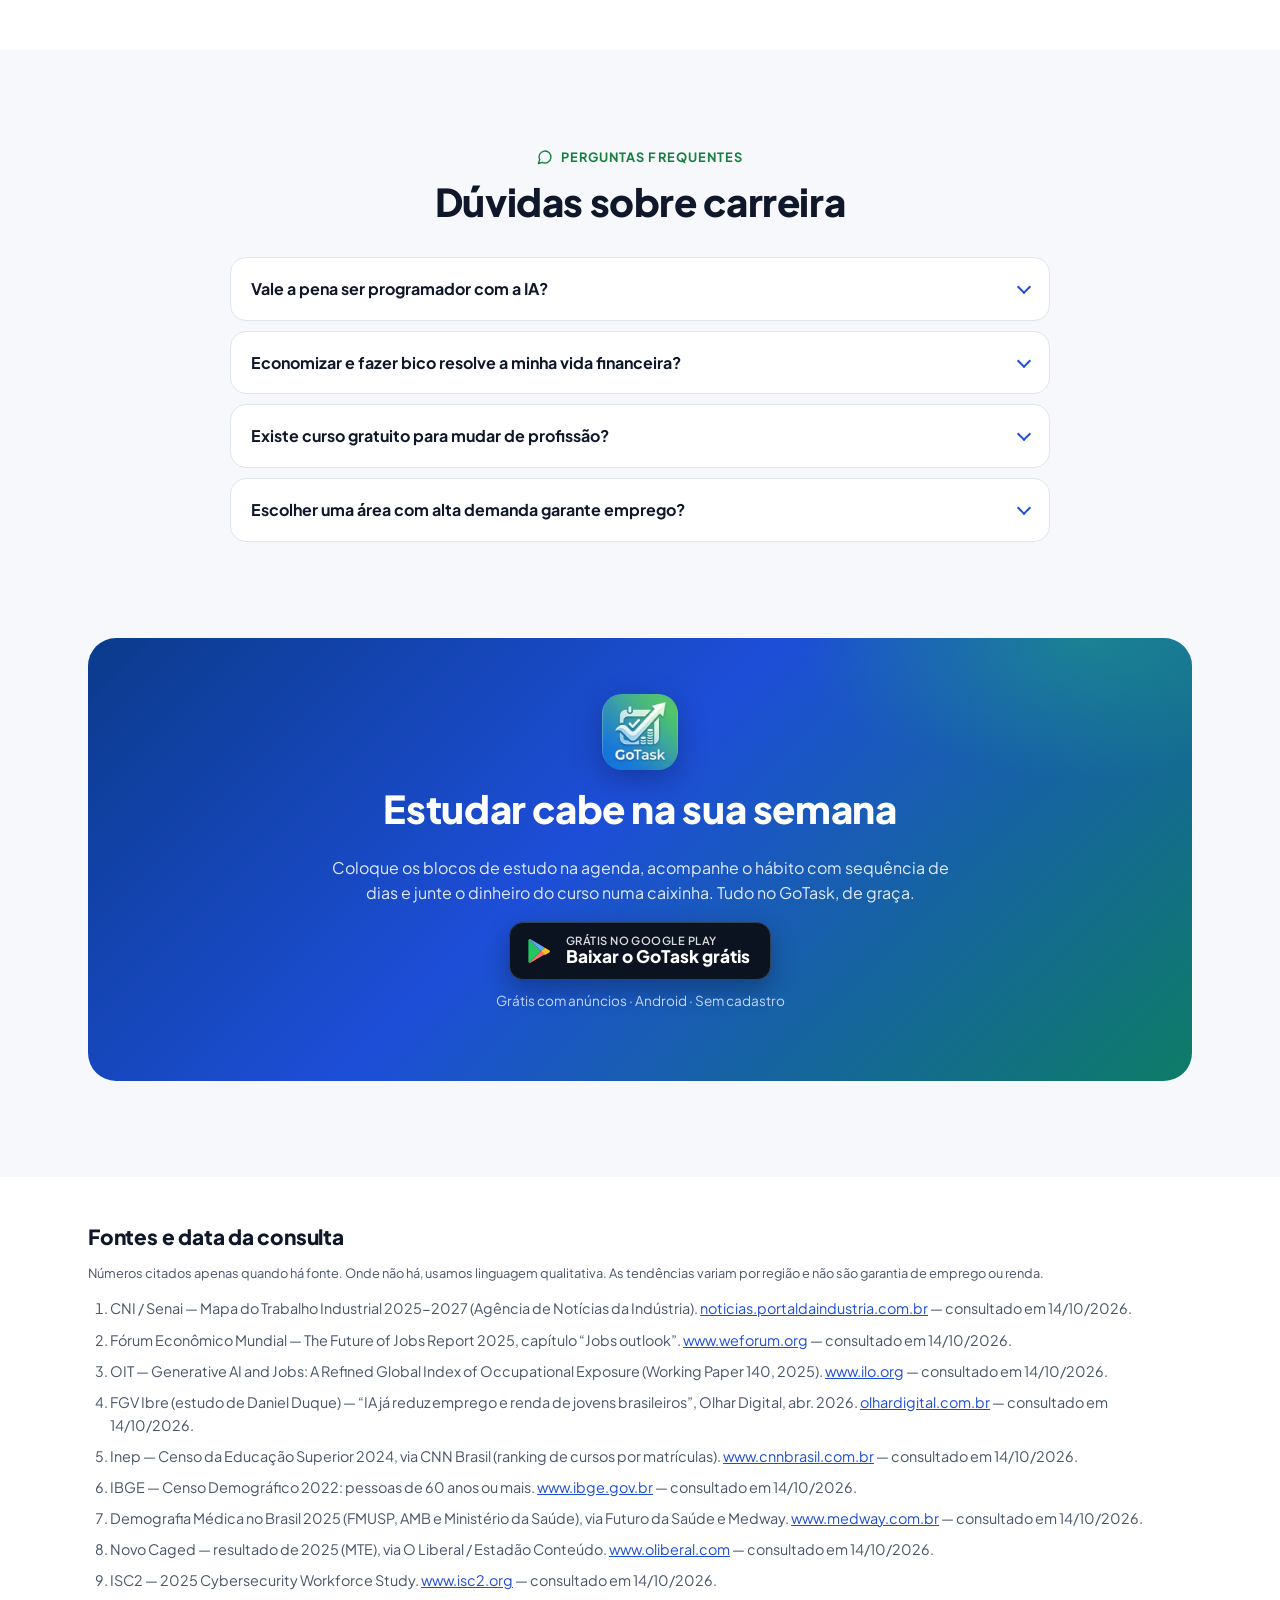
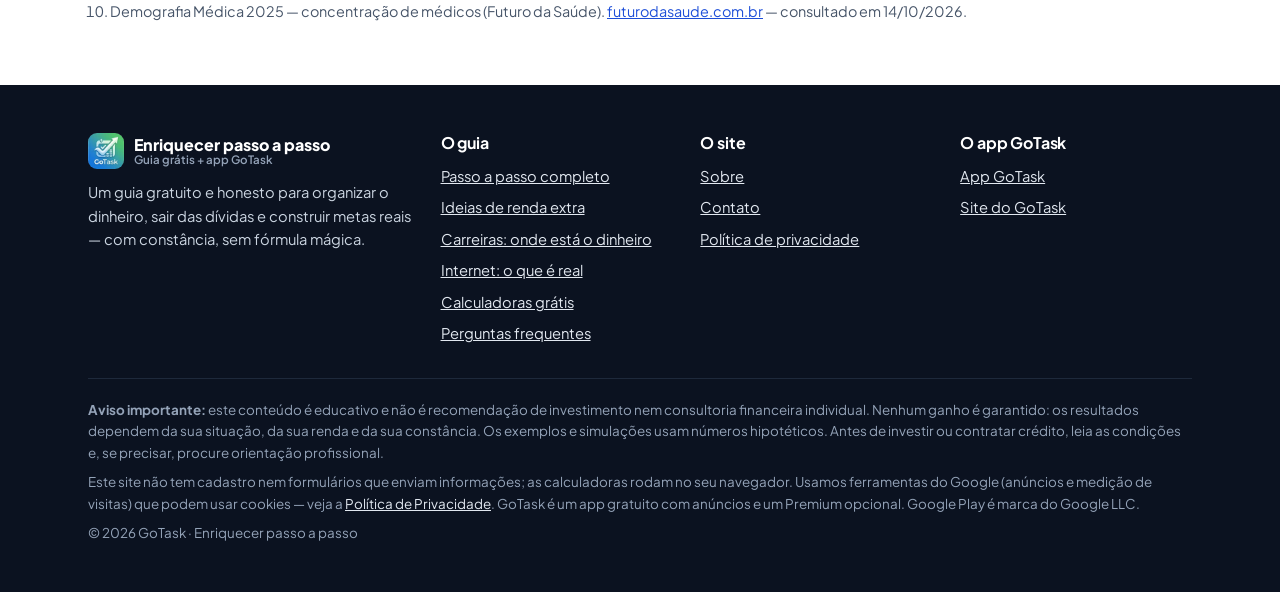
<file: carreiras.html>
<!doctype html>
<html lang="pt-BR" class="sem-js">
<head>
<meta charset="utf-8">
<meta name="viewport" content="width=device-width, initial-scale=1, viewport-fit=cover">
<!-- Google tag (gtag.js) - Google Ads -->
<script async src="https://www.googletagmanager.com/gtag/js?id=AW-18362638900"></script>
<script>window.dataLayer=window.dataLayer||[];function gtag(){dataLayer.push(arguments);}gtag('js',new Date());gtag('config','AW-18362638900');</script>
<script async src="https://pagead2.googlesyndication.com/pagead/js/adsbygoogle.js?client=ca-pub-5714308302272602" crossorigin="anonymous"></script>
<meta name="theme-color" content="#0b3b8c">
<meta name="robots" content="index, follow">
<link rel="icon" href="img/favicon-48.png" sizes="48x48" type="image/png">
<link rel="apple-touch-icon" href="img/apple-touch-icon.png">
<link rel="preconnect" href="https://fonts.googleapis.com">
<link rel="preconnect" href="https://fonts.gstatic.com" crossorigin>
<link href="https://fonts.googleapis.com/css2?family=Plus+Jakarta+Sans:wght@400;600;700;800&amp;display=swap" rel="stylesheet">
<link rel="stylesheet" href="css/estilo.css">
<title>Carreiras que pagam mais: onde está o dinheiro e onde está a armadilha | Guia grátis</title>
<meta name="description" content="Áreas com alta demanda, cursos com entrada concorrida, profissões mais expostas e mais resistentes à IA — com tempo de formação, custo e caminhos gratuitos. Dados de Senai, IBGE, OIT e Fórum Econômico Mundial.">
<link rel="canonical" href="https://enriquecerdegraca.com.br/carreiras.html">
<meta property="og:type" content="article">
<meta property="og:locale" content="pt_BR">
<meta property="og:site_name" content="Enriquecer passo a passo">
<meta property="og:title" content="Onde está o dinheiro — e onde está a armadilha">
<meta property="og:description" content="Profissões com alta demanda, áreas saturadas e o que a IA está mudando, com caminhos gratuitos para estudar.">
<meta property="og:url" content="https://enriquecerdegraca.com.br/carreiras.html">
<meta property="og:image" content="https://enriquecerdegraca.com.br/img/og-enriquecer.jpg">
<meta property="og:image:width" content="1200">
<meta property="og:image:height" content="630">
<meta name="twitter:card" content="summary_large_image">
<script type="application/ld+json">
{
  "@context": "https://schema.org",
  "@graph": [
    {
      "@type": "Article",
      "headline": "Onde está o dinheiro — e onde está a armadilha: carreiras, demanda e inteligência artificial",
      "inLanguage": "pt-BR",
      "image": "https://enriquecerdegraca.com.br/img/og-enriquecer.jpg",
      "datePublished": "2026-10-14",
      "dateModified": "2026-10-14",
      "author": { "@type": "Organization", "name": "LH Apps" },
      "publisher": { "@type": "Organization", "name": "LH Apps", "logo": { "@type": "ImageObject", "url": "https://enriquecerdegraca.com.br/img/apple-touch-icon.png" } },
      "mainEntityOfPage": "https://enriquecerdegraca.com.br/carreiras.html"
    },
    {
      "@type": "FAQPage",
      "mainEntity": [
        { "@type": "Question", "name": "Vale a pena ser programador com a IA?", "acceptedAnswer": { "@type": "Answer", "text": "Programação continua entre as áreas que mais crescem, mas as tarefas simples de código são das mais expostas à IA, e a vaga de entrada ficou mais disputada. Vale a pena para quem pretende subir de nível (arquitetura, segurança, qualidade), unir código a uma área de negócio e usar a IA como ferramenta." } },
        { "@type": "Question", "name": "Economizar e fazer bico resolve a minha vida financeira?", "acceptedAnswer": { "@type": "Answer", "text": "Economia e bicos trazem alívio e são a base. Mas o que costuma mudar o patamar é aumentar a renda principal, estudando e se especializando para funções que pagam mais." } },
        { "@type": "Question", "name": "Existe curso gratuito para mudar de profissão?", "acceptedAnswer": { "@type": "Answer", "text": "Sim. Escolas técnicas públicas (como ETEC e Institutos Federais), cursos do Senai e Senac (alguns gratuitos), programas de qualificação profissional e universidades públicas via Sisu. Para faculdade particular, existem Prouni e Fies." } },
        { "@type": "Question", "name": "Escolher uma área com alta demanda garante emprego?", "acceptedAnswer": { "@type": "Answer", "text": "Não. A demanda varia por região e muda com o tempo. Os dados mostram tendências, não garantias. Pesquise as vagas da sua cidade antes de decidir." } }
      ]
    }
  ]
}
</script>
</head>
<body>
<a class="pular" href="#conteudo">Pular para o conteúdo</a>
<div class="progresso-leitura" aria-hidden="true"></div>
<header class="topo">
  <div class="wrap">
    <a class="marca" href="index.html"><img src="img/gotask-96.webp" width="36" height="36" alt=""><span>Enriquecer passo a passo<small>Guia grátis + app GoTask</small></span></a>
    <nav class="menu" aria-label="Principal"><a href="index.html">Início</a><a href="passo-a-passo.html">Passo a passo</a><a href="index.html#ferramentas">Calculadoras</a><a href="bicos.html">Renda extra</a><a href="carreiras.html" aria-current="page">Carreiras</a><a href="internet.html">Internet</a><a href="index.html#duvidas">Dúvidas</a></nav>
    <div class="topo-acoes">
      <a class="btn btn-primario btn-peq btn-topo" href="https://play.google.com/store/apps/details?id=com.lhapps.gotask" data-origem="topo" target="_blank" rel="noopener"><i data-i="download"></i>Baixar grátis</a>
      <button class="btn-menu" type="button" aria-expanded="false" aria-controls="gaveta" aria-label="Abrir menu"><i data-i="menu"></i></button>
    </div>
  </div>
</header>
<nav class="gaveta" id="gaveta" aria-label="Menu do celular"><a href="index.html"><i data-i="home"></i>Início</a><a href="passo-a-passo.html"><i data-i="list"></i>Passo a passo</a><a href="index.html#ferramentas"><i data-i="calculator"></i>Calculadoras</a><a href="bicos.html"><i data-i="coins"></i>Renda extra</a><a href="carreiras.html" aria-current="page"><i data-i="cap"></i>Carreiras</a><a href="internet.html"><i data-i="globe"></i>Internet</a><a href="index.html#duvidas"><i data-i="message"></i>Dúvidas</a><a href="https://play.google.com/store/apps/details?id=com.lhapps.gotask" data-utm="menu_celular" target="_blank" rel="noopener"><i data-i="phone"></i>App GoTask</a></nav>

<main id="conteudo">
<section class="cab-pagina">
  <div class="wrap">
    <p class="migalha"><a href="index.html">Início</a> › Carreiras</p>
    <h1>Onde está o dinheiro — e onde está a armadilha</h1>
    <p class="lead">Economizar e fazer bico dá alívio. O que costuma mudar o seu patamar é aumentar a <strong>renda principal</strong>: estudar e se especializar numa área que paga mais e que tem procura. Aqui estão as áreas em alta, as concorridas e o que a inteligência artificial está mudando.</p>
    <div class="cta-linha mt">
      <a class="btn btn-claro" href="#mapa"><i data-i="map"></i>Ver as áreas</a>
      <a class="btn btn-claro" href="#caminho"><i data-i="target"></i>Qual caminho combina comigo?</a>
    </div>
  </div>
</section>

<!-- ALÍVIO x PATAMAR -->
<section class="secao" style="padding-top:40px">
  <div class="wrap">
    <div class="patamar revela">
      <div class="card patamar-col">
        <span class="ico-box ambar"><i data-i="piggy"></i></span>
        <h3 class="mt">Alívio</h3>
        <p><b>Economia, corte de vazamentos e bicos.</b> Tiram você do aperto, pagam dívidas e criam a reserva. São a base — e é por eles que se começa.</p>
        <ul class="lista-check"><li><i data-i="check"></i><span>Resultado rápido</span></li><li><i data-i="check"></i><span>Tem limite: não dá para cortar para sempre</span></li></ul>
      </div>
      <div class="patamar-seta" aria-hidden="true"><i data-i="arrow-right"></i></div>
      <div class="card patamar-col forte">
        <span class="ico-box verde"><i data-i="trending-up"></i></span>
        <h3 class="mt">Mudança de patamar</h3>
        <p><b>Renda principal maior</b>, com estudo e especialização em áreas que pagam mais: saúde, engenharias, gestão, consultoria, ofícios técnicos qualificados, entre outras.</p>
        <ul class="lista-check"><li><i data-i="check"></i><span>Leva meses ou anos</span></li><li><i data-i="check"></i><span>Muda o teto do que você pode ganhar</span></li></ul>
      </div>
    </div>
    <div class="no-app mt"><i data-i="phone"></i><span><b>Onde o GoTask entra:</b> a agenda e os hábitos organizam a rotina de estudo (blocos fixos com lembrete e sequência de dias), e as caixinhas ajudam a juntar dinheiro para o curso, a matrícula ou o material.</span></div>
  </div>
</section>

<!-- DADOS -->
<section class="secao alt">
  <div class="wrap">
    <div class="centro revela">
      <p class="eyebrow"><i data-i="info"></i> O que dizem os dados</p>
      <h2>Números que ajudam a escolher</h2>
      <p class="lead">Tendências de fontes oficiais e de pesquisa. Variam por região e não são garantia de emprego.</p>
    </div>
    <div class="grade g3 mt">
      <div class="card dado revela"><b>14 milhões</b><p>de trabalhadores precisam ser qualificados na indústria brasileira até 2027, sendo 2,2 milhões em formação inicial. Logística, construção e manutenção lideram.</p><a href="#fonte-1">Senai [1]</a></div>
      <div class="card dado revela d1"><b>15,6%</b><p>da população tinha 60 anos ou mais no Censo 2022. Cuidado e saúde ganham procura.</p><a href="#fonte-6">IBGE [6]</a></div>
      <div class="card dado revela d2"><b>1 em 4</b><p>empregos no mundo está em ocupações com alguma exposição à IA generativa. Para a OIT, o efeito mais provável é transformar o trabalho, mais do que eliminá-lo.</p><a href="#fonte-3">OIT [3]</a></div>
      <div class="card dado revela"><b>Cerca de 30%</b><p>dos ocupados no Brasil estão em funções expostas à IA. Para jovens nessas funções, estudo da FGV Ibre aponta menos chance de emprego e renda menor.</p><a href="#fonte-4">FGV Ibre [4]</a></div>
      <div class="card dado revela d1"><b>Top 3</b><p>Pedagogia, Administração e Direito são os cursos com mais matrículas no país. Muita gente sai disputando as mesmas vagas.</p><a href="#fonte-5">Inep [5]</a></div>
      <div class="card dado revela d2"><b>+360</b><p>escolas de medicina em 2025, contra cerca de 250 dez anos antes. Mais da metade dos médicos está em grandes cidades; o interior tem falta.</p><a href="#fonte-7">Demografia Médica [7]</a></div>
    </div>
    <p class="aviso-mini centro mt">Em 2025, o emprego formal no Brasil cresceu mais devagar que no ano anterior, puxado principalmente pelos serviços <a href="#fonte-8">[8]</a>. Escolher bem a área ficou ainda mais importante.</p>
  </div>
</section>

<!-- MAPA DE ÁREAS -->
<section class="secao" id="mapa">
  <div class="wrap">
    <div class="revela">
      <p class="eyebrow"><i data-i="map"></i> Mapa de áreas</p>
      <h2>Filtre pelo que importa para você</h2>
      <p class="lead">Cada cartão mostra tempo de formação, custo, renda (de forma qualitativa) e caminhos gratuitos ou baratos. Toque em “Caminhos e como se destacar” para ver mais.</p>
    </div>
    <div class="filtros" data-filtros role="group" aria-label="Filtrar áreas">
      <button class="preset" type="button" data-f="todos" aria-pressed="true">Todas</button>
      <button class="preset" type="button" data-f="demanda" aria-pressed="false"><i data-i="trending-up"></i>Alta demanda</button>
      <button class="preset" type="button" data-f="concorrida" aria-pressed="false"><i data-i="users"></i>Entrada concorrida</button>
      <button class="preset" type="button" data-f="ia" aria-pressed="false"><i data-i="alert"></i>Mais expostas à IA</button>
      <button class="preset" type="button" data-f="resistente" aria-pressed="false"><i data-i="shield"></i>Resistentes à IA</button>
      <button class="preset" type="button" data-f="curta" aria-pressed="false"><i data-i="clock"></i>Formação curta</button>
      <button class="preset" type="button" data-f="gratis" aria-pressed="false"><i data-i="gift"></i>Caminho gratuito</button>
    </div>
    <p class="aviso-mini" role="status"><span data-contagem>27</span> áreas exibidas</p>
    <div class="grade g3">
<article class="card carreira" id="area-enfermagem" data-tags="demanda resistente gratis">
  <div class="bico-topo"><span class="ico-box verde"><i data-i="heart"></i></span><h3>Enfermagem (técnico e superior)</h3></div>
  <div class="tags"><span class="tag t-verde">Alta demanda</span><span class="tag t-azul">Resistente à IA</span><span class="tag ">Caminho gratuito</span></div>
  <p>O envelhecimento da população e a expansão dos serviços de saúde mantêm a procura alta, principalmente fora das capitais.</p>
  <ul class="ficha-curta">
    <li><i data-i="clock"></i><span><b>Formação:</b> Técnico: cerca de 2 anos · Graduação: 4 a 5 anos</span></li>
    <li><i data-i="wallet"></i><span><b>Custo:</b> Gratuito (escolas técnicas públicas, universidades públicas) a alto (graduação particular)</span></li>
  </ul>
  <details class="det"><summary>Renda, caminhos e como se destacar</summary>
    <p><b>Renda:</b> Entrada modesta no nível técnico; cresce com especialização (UTI, centro cirúrgico) e com a graduação.</p>
    <p><b>Caminhos gratuitos ou baratos:</b> ETEC, Institutos Federais e escolas técnicas estaduais; graduação via Sisu, Prouni ou Fies.</p>
    <p class="destaque"><i data-i="sparkles"></i><span>Plantões e turnos exigem disciplina: organize estudo e descanso na agenda.</span></p>
  </details>
  <p class="fonte-mini">Fonte: <a href="#fonte-2">[2]</a>, <a href="#fonte-6">[6]</a></p>
</article>
<article class="card carreira" id="area-medicina" data-tags="demanda resistente">
  <div class="bico-topo"><span class="ico-box verde"><i data-i="buoy"></i></span><h3>Medicina</h3></div>
  <div class="tags"><span class="tag t-verde">Alta demanda</span><span class="tag t-azul">Resistente à IA</span></div>
  <p>Segue entre as rendas mais altas, mas a oferta está crescendo rápido: o número de escolas médicas passou de cerca de 250 para mais de 360 em dez anos. Mais da metade dos médicos está concentrada em grandes cidades.</p>
  <ul class="ficha-curta">
    <li><i data-i="clock"></i><span><b>Formação:</b> 6 anos + residência (2 a 5 anos)</span></li>
    <li><i data-i="wallet"></i><span><b>Custo:</b> Alto na rede particular; gratuito nas públicas, mas com seleção muito concorrida</span></li>
  </ul>
  <details class="det"><summary>Renda, caminhos e como se destacar</summary>
    <p><b>Renda:</b> Alta, especialmente com especialização e em regiões com falta de médicos. A residência é disputada (há mais formados do que vagas).</p>
    <p><b>Caminhos gratuitos ou baratos:</b> Sisu (universidades públicas), Prouni e Fies. Preparação longa para o Enem.</p>
    <p class="destaque"><i data-i="sparkles"></i><span>Caminho longo: uma caixinha para os custos e um plano de estudos de vários anos fazem diferença.</span></p>
  </details>
  <p class="fonte-mini">Fonte: <a href="#fonte-7">[7]</a></p>
</article>
<article class="card carreira" id="area-fisioterapia" data-tags="demanda resistente concorrida">
  <div class="bico-topo"><span class="ico-box verde"><i data-i="heart"></i></span><h3>Fisioterapia e reabilitação</h3></div>
  <div class="tags"><span class="tag t-verde">Alta demanda</span><span class="tag t-azul">Resistente à IA</span><span class="tag t-ambar">Entrada concorrida</span></div>
  <p>Procura crescente com o envelhecimento da população; em grandes centros a entrada é mais concorrida, no interior costuma haver mais espaço.</p>
  <ul class="ficha-curta">
    <li><i data-i="clock"></i><span><b>Formação:</b> Graduação: 5 anos</span></li>
    <li><i data-i="wallet"></i><span><b>Custo:</b> Baixo a alto (públicas gratuitas; particulares pagas)</span></li>
  </ul>
  <details class="det"><summary>Renda, caminhos e como se destacar</summary>
    <p><b>Renda:</b> Varia muito por região e especialidade; atendimento domiciliar e especializado tende a pagar melhor.</p>
    <p><b>Caminhos gratuitos ou baratos:</b> Sisu, Prouni, Fies. Especializações em geriatria, ortopedia ou respiratória ajudam a se destacar.</p>
    <p class="destaque"><i data-i="sparkles"></i><span>Pesquise a demanda na sua cidade antes de escolher.</span></p>
  </details>
  <p class="fonte-mini">Fonte: <a href="#fonte-6">[6]</a></p>
</article>
<article class="card carreira" id="area-cuidador" data-tags="demanda resistente curta gratis">
  <div class="bico-topo"><span class="ico-box verde"><i data-i="users"></i></span><h3>Cuidador de idosos</h3></div>
  <div class="tags"><span class="tag t-verde">Alta demanda</span><span class="tag t-azul">Resistente à IA</span><span class="tag ">Formação curta</span><span class="tag ">Caminho gratuito</span></div>
  <p>Com 15,6% da população com 60 anos ou mais no Censo 2022, cuidar de pessoas é uma das áreas que mais crescem. O Fórum Econômico Mundial também aponta crescimento das profissões de cuidado.</p>
  <ul class="ficha-curta">
    <li><i data-i="clock"></i><span><b>Formação:</b> Curso livre ou de qualificação: semanas a poucos meses</span></li>
    <li><i data-i="wallet"></i><span><b>Custo:</b> Gratuito a baixo</span></li>
  </ul>
  <details class="det"><summary>Renda, caminhos e como se destacar</summary>
    <p><b>Renda:</b> Entrada modesta; melhora com experiência, indicações e formação técnica em enfermagem.</p>
    <p><b>Caminhos gratuitos ou baratos:</b> Cursos de qualificação gratuitos de instituições públicas, Senac e programas de qualificação profissional.</p>
    <p class="destaque"><i data-i="sparkles"></i><span>Pode ser porta de entrada para o técnico em enfermagem.</span></p>
  </details>
  <p class="fonte-mini">Fonte: <a href="#fonte-6">[6]</a>, <a href="#fonte-2">[2]</a></p>
</article>
<article class="card carreira" id="area-manutencao" data-tags="demanda resistente curta gratis">
  <div class="bico-topo"><span class="ico-box ambar"><i data-i="wrench"></i></span><h3>Eletricista e manutenção industrial</h3></div>
  <div class="tags"><span class="tag t-verde">Alta demanda</span><span class="tag t-azul">Resistente à IA</span><span class="tag ">Formação curta</span><span class="tag ">Caminho gratuito</span></div>
  <p>Manutenção e reparação está entre as áreas de crescimento mais rápido no Mapa do Trabalho Industrial 2025-2027 do Senai.</p>
  <ul class="ficha-curta">
    <li><i data-i="clock"></i><span><b>Formação:</b> Qualificação: poucos meses · Técnico (eletrotécnica, mecatrônica, eletromecânica): cerca de 2 anos</span></li>
    <li><i data-i="wallet"></i><span><b>Custo:</b> Gratuito a baixo</span></li>
  </ul>
  <details class="det"><summary>Renda, caminhos e como se destacar</summary>
    <p><b>Renda:</b> Boa para técnicos experientes, com adicional por turno ou periculosidade em muitas vagas.</p>
    <p><b>Caminhos gratuitos ou baratos:</b> Senai, ETEC e Institutos Federais. Normas de segurança (como NR-10) costumam ser exigidas.</p>
    <p class="destaque"><i data-i="sparkles"></i><span>Trabalho manual qualificado é dos menos expostos à automação por IA.</span></p>
  </details>
  <p class="fonte-mini">Fonte: <a href="#fonte-1">[1]</a></p>
</article>
<article class="card carreira" id="area-solar" data-tags="demanda resistente curta">
  <div class="bico-topo"><span class="ico-box ambar"><i data-i="zap"></i></span><h3>Energia solar e renovável</h3></div>
  <div class="tags"><span class="tag t-verde">Alta demanda</span><span class="tag t-azul">Resistente à IA</span><span class="tag ">Formação curta</span></div>
  <p>A transição energética aparece entre as tendências de crescimento do Fórum Econômico Mundial; no Brasil, a instalação de sistemas solares abriu espaço para instaladores e técnicos.</p>
  <ul class="ficha-curta">
    <li><i data-i="clock"></i><span><b>Formação:</b> Instalador: curso curto · Técnico ou engenharia: 2 a 5 anos</span></li>
    <li><i data-i="wallet"></i><span><b>Custo:</b> Baixo (cursos curtos) a alto (engenharia)</span></li>
  </ul>
  <details class="det"><summary>Renda, caminhos e como se destacar</summary>
    <p><b>Renda:</b> Variável: autônomos dependem da procura local; técnicos e engenheiros crescem com experiência.</p>
    <p><b>Caminhos gratuitos ou baratos:</b> Senai, Institutos Federais e cursos técnicos; engenharia via Sisu, Prouni ou Fies.</p>
    <p class="destaque"><i data-i="sparkles"></i><span>Combine com elétrica: quem já é eletricista entra mais rápido.</span></p>
  </details>
  <p class="fonte-mini">Fonte: <a href="#fonte-2">[2]</a></p>
</article>
<article class="card carreira" id="area-logistica" data-tags="demanda curta gratis">
  <div class="bico-topo"><span class="ico-box ambar"><i data-i="truck"></i></span><h3>Logística e transporte</h3></div>
  <div class="tags"><span class="tag t-verde">Alta demanda</span><span class="tag ">Formação curta</span><span class="tag ">Caminho gratuito</span></div>
  <p>É a área com maior necessidade de formação no Mapa do Trabalho Industrial do Senai, e motoristas de entrega estão entre as funções que mais crescem no mundo, segundo o Fórum Econômico Mundial.</p>
  <ul class="ficha-curta">
    <li><i data-i="clock"></i><span><b>Formação:</b> Qualificação: semanas a meses · Técnico em logística: cerca de 2 anos</span></li>
    <li><i data-i="wallet"></i><span><b>Custo:</b> Gratuito a baixo</span></li>
  </ul>
  <details class="det"><summary>Renda, caminhos e como se destacar</summary>
    <p><b>Renda:</b> Entrada modesta; cresce com funções de coordenação, planejamento e operação de equipamentos.</p>
    <p><b>Caminhos gratuitos ou baratos:</b> Senai, Senat, ETEC e Institutos Federais.</p>
    <p class="destaque"><i data-i="sparkles"></i><span>Quem domina planilhas e sistemas de estoque sobe mais rápido.</span></p>
  </details>
  <p class="fonte-mini">Fonte: <a href="#fonte-1">[1]</a>, <a href="#fonte-2">[2]</a></p>
</article>
<article class="card carreira" id="area-construcao" data-tags="demanda resistente curta gratis">
  <div class="bico-topo"><span class="ico-box ambar"><i data-i="home"></i></span><h3>Construção e ofícios técnicos</h3></div>
  <div class="tags"><span class="tag t-verde">Alta demanda</span><span class="tag t-azul">Resistente à IA</span><span class="tag ">Formação curta</span><span class="tag ">Caminho gratuito</span></div>
  <p>Eletricista predial, encanador, pedreiro qualificado, técnico em edificações: a construção está entre as áreas com maior demanda por novos profissionais no levantamento do Senai.</p>
  <ul class="ficha-curta">
    <li><i data-i="clock"></i><span><b>Formação:</b> Qualificação: meses · Técnico em edificações: cerca de 2 anos</span></li>
    <li><i data-i="wallet"></i><span><b>Custo:</b> Gratuito a baixo</span></li>
  </ul>
  <details class="det"><summary>Renda, caminhos e como se destacar</summary>
    <p><b>Renda:</b> Boa para quem tem ofício bem feito e boa reputação; autônomos variam com a procura.</p>
    <p><b>Caminhos gratuitos ou baratos:</b> Senai, ETEC, Institutos Federais e programas de qualificação profissional.</p>
    <p class="destaque"><i data-i="sparkles"></i><span>Fotos dos serviços e indicações valem como portfólio.</span></p>
  </details>
  <p class="fonte-mini">Fonte: <a href="#fonte-1">[1]</a>, <a href="#fonte-2">[2]</a></p>
</article>
<article class="card carreira" id="area-refrigeracao" data-tags="demanda resistente curta">
  <div class="bico-topo"><span class="ico-box ambar"><i data-i="wrench"></i></span><h3>Refrigeração, climatização e mecânica</h3></div>
  <div class="tags"><span class="tag t-verde">Alta demanda</span><span class="tag t-azul">Resistente à IA</span><span class="tag ">Formação curta</span></div>
  <p>Instalação e manutenção de ar-condicionado e mecânica de veículos são serviços presenciais e técnicos, com procura constante.</p>
  <ul class="ficha-curta">
    <li><i data-i="clock"></i><span><b>Formação:</b> Qualificação: meses · Técnico: cerca de 2 anos</span></li>
    <li><i data-i="wallet"></i><span><b>Custo:</b> Baixo</span></li>
  </ul>
  <details class="det"><summary>Renda, caminhos e como se destacar</summary>
    <p><b>Renda:</b> Boa para técnicos experientes; autônomos dependem da carteira de clientes.</p>
    <p><b>Caminhos gratuitos ou baratos:</b> Senai, ETEC e Institutos Federais.</p>
    <p class="destaque"><i data-i="sparkles"></i><span>Ofício técnico presencial é dos mais resistentes à IA.</span></p>
  </details>
  <p class="fonte-mini">Fonte: <a href="#fonte-1">[1]</a></p>
</article>
<article class="card carreira" id="area-agro" data-tags="demanda resistente gratis">
  <div class="bico-topo"><span class="ico-box verde"><i data-i="sparkles"></i></span><h3>Agro e agropecuária</h3></div>
  <div class="tags"><span class="tag t-verde">Alta demanda</span><span class="tag t-azul">Resistente à IA</span><span class="tag ">Caminho gratuito</span></div>
  <p>Trabalhadores agrícolas são o grupo com maior crescimento absoluto de empregos previsto até 2030 pelo Fórum Econômico Mundial; técnicos e operadores de máquinas são cada vez mais procurados.</p>
  <ul class="ficha-curta">
    <li><i data-i="clock"></i><span><b>Formação:</b> Técnico agrícola: cerca de 2 a 3 anos · Agronomia: 5 anos</span></li>
    <li><i data-i="wallet"></i><span><b>Custo:</b> Gratuito (Institutos Federais agrícolas) a alto</span></li>
  </ul>
  <details class="det"><summary>Renda, caminhos e como se destacar</summary>
    <p><b>Renda:</b> Varia muito por região e cultura; tecnologia agrícola e operação de máquinas valorizam o profissional.</p>
    <p><b>Caminhos gratuitos ou baratos:</b> Institutos Federais, escolas agrícolas, Senar; agronomia via Sisu, Prouni ou Fies.</p>
    <p class="destaque"><i data-i="sparkles"></i><span>Muitas vagas ficam no interior: considere a mudança no plano.</span></p>
  </details>
  <p class="fonte-mini">Fonte: <a href="#fonte-2">[2]</a></p>
</article>
<article class="card carreira" id="area-ciberseguranca" data-tags="demanda">
  <div class="bico-topo"><span class="ico-box "><i data-i="shield"></i></span><h3>Cibersegurança</h3></div>
  <div class="tags"><span class="tag t-verde">Alta demanda</span></div>
  <p>Empresas relatam falta de habilidades específicas (como IA e nuvem), mas as vagas de entrada são disputadas. Quem já trabalha com TI e se especializa costuma ter mais chance.</p>
  <ul class="ficha-curta">
    <li><i data-i="clock"></i><span><b>Formação:</b> Cursos e certificações: meses · Tecnólogo: 2 a 3 anos</span></li>
    <li><i data-i="wallet"></i><span><b>Custo:</b> Baixo a médio</span></li>
  </ul>
  <details class="det"><summary>Renda, caminhos e como se destacar</summary>
    <p><b>Renda:</b> Alta com experiência e certificações; a entrada pode demorar.</p>
    <p><b>Caminhos gratuitos ou baratos:</b> Cursos gratuitos de instituições públicas, Institutos Federais, tecnólogos em redes e segurança.</p>
    <p class="destaque"><i data-i="sparkles"></i><span>Comece por redes e suporte; segurança costuma ser o segundo degrau.</span></p>
  </details>
  <p class="fonte-mini">Fonte: <a href="#fonte-9">[9]</a>, <a href="#fonte-2">[2]</a></p>
</article>
<article class="card carreira" id="area-dados" data-tags="demanda ia">
  <div class="bico-topo"><span class="ico-box "><i data-i="pie"></i></span><h3>Dados aplicados ao negócio</h3></div>
  <div class="tags"><span class="tag t-verde">Alta demanda</span><span class="tag t-vermelho">Mais exposta à IA</span></div>
  <p>Especialistas em big data estão entre as funções que mais crescem no mundo, segundo o Fórum Econômico Mundial. Ao mesmo tempo, relatórios simples e tarefas repetitivas de análise são muito expostos à IA.</p>
  <ul class="ficha-curta">
    <li><i data-i="clock"></i><span><b>Formação:</b> Cursos: meses · Graduação ou tecnólogo: 2 a 4 anos</span></li>
    <li><i data-i="wallet"></i><span><b>Custo:</b> Gratuito a médio</span></li>
  </ul>
  <details class="det"><summary>Renda, caminhos e como se destacar</summary>
    <p><b>Renda:</b> Boa quando você une dados a uma área (vendas, saúde, logística, finanças).</p>
    <p><b>Caminhos gratuitos ou baratos:</b> Cursos gratuitos online de instituições públicas, Institutos Federais, tecnólogos em ciência de dados.</p>
    <p class="destaque"><i data-i="sparkles"></i><span>Proteja-se juntando dados com conhecimento do negócio: quem entende o problema vale mais do que quem só monta o gráfico.</span></p>
  </details>
  <p class="fonte-mini">Fonte: <a href="#fonte-2">[2]</a>, <a href="#fonte-3">[3]</a></p>
</article>
<article class="card carreira" id="area-vendas" data-tags="demanda resistente curta">
  <div class="bico-topo"><span class="ico-box "><i data-i="message"></i></span><h3>Vendas consultivas (B2B)</h3></div>
  <div class="tags"><span class="tag t-verde">Alta demanda</span><span class="tag t-azul">Resistente à IA</span><span class="tag ">Formação curta</span></div>
  <p>Vender soluções complexas para empresas exige confiança, negociação e relacionamento, habilidades difíceis de automatizar.</p>
  <ul class="ficha-curta">
    <li><i data-i="clock"></i><span><b>Formação:</b> Cursos curtos + prática</span></li>
    <li><i data-i="wallet"></i><span><b>Custo:</b> Gratuito a baixo</span></li>
  </ul>
  <details class="det"><summary>Renda, caminhos e como se destacar</summary>
    <p><b>Renda:</b> Variável, com comissão: pode crescer bastante, mas não é garantida.</p>
    <p><b>Caminhos gratuitos ou baratos:</b> Cursos gratuitos de vendas e negociação, Senac; experiência em vendas no varejo ajuda a começar.</p>
    <p class="destaque"><i data-i="sparkles"></i><span>Conhecer bem um setor (agro, saúde, tecnologia) multiplica o valor do vendedor.</span></p>
  </details>
  <p class="fonte-mini">Fonte: <a href="#fonte-2">[2]</a></p>
</article>
<article class="card carreira" id="area-educacao-especial" data-tags="demanda resistente">
  <div class="bico-topo"><span class="ico-box verde"><i data-i="book"></i></span><h3>Educação especial e inclusiva</h3></div>
  <div class="tags"><span class="tag t-verde">Alta demanda</span><span class="tag t-azul">Resistente à IA</span></div>
  <p>A inclusão de estudantes com deficiência nas escolas aumenta a procura por profissionais com formação específica, diferente da pedagogia generalista.</p>
  <ul class="ficha-curta">
    <li><i data-i="clock"></i><span><b>Formação:</b> Licenciatura (4 anos) + especialização</span></li>
    <li><i data-i="wallet"></i><span><b>Custo:</b> Gratuito a médio</span></li>
  </ul>
  <details class="det"><summary>Renda, caminhos e como se destacar</summary>
    <p><b>Renda:</b> Segue a carreira docente; a especialização abre portas em redes públicas e privadas.</p>
    <p><b>Caminhos gratuitos ou baratos:</b> Licenciaturas via Sisu ou Prouni; especializações e formações gratuitas de universidades públicas.</p>
    <p class="destaque"><i data-i="sparkles"></i><span>Se você já faz pedagogia, essa especialização é um bom diferencial.</span></p>
  </details>
  <p class="fonte-mini">Sem número oficial: tendência qualitativa.</p>
</article>
<article class="card carreira" id="area-engenharias" data-tags="demanda">
  <div class="bico-topo"><span class="ico-box "><i data-i="trending-up"></i></span><h3>Engenharias (elétrica, produção, ambiental, energia)</h3></div>
  <div class="tags"><span class="tag t-verde">Alta demanda</span></div>
  <p>Engenheiros ambientais e de energia renovável estão entre as funções que mais crescem, segundo o Fórum Econômico Mundial; a indústria também pede engenheiros de computação.</p>
  <ul class="ficha-curta">
    <li><i data-i="clock"></i><span><b>Formação:</b> 5 anos</span></li>
    <li><i data-i="wallet"></i><span><b>Custo:</b> Gratuito (públicas) a alto</span></li>
  </ul>
  <details class="det"><summary>Renda, caminhos e como se destacar</summary>
    <p><b>Renda:</b> Boa a alta, crescendo com experiência e gestão de projetos.</p>
    <p><b>Caminhos gratuitos ou baratos:</b> Sisu, Prouni e Fies. Começar como técnico e depois fazer engenharia é um caminho comum.</p>
    <p class="destaque"><i data-i="sparkles"></i><span>Técnico primeiro, engenharia depois: você ganha enquanto estuda.</span></p>
  </details>
  <p class="fonte-mini">Fonte: <a href="#fonte-2">[2]</a>, <a href="#fonte-1">[1]</a></p>
</article>
<article class="card carreira" id="area-gestao" data-tags="resistente">
  <div class="bico-topo"><span class="ico-box "><i data-i="users"></i></span><h3>Gestão de pessoas e operações</h3></div>
  <div class="tags"><span class="tag t-azul">Resistente à IA</span></div>
  <p>Liderar equipes, resolver conflitos e organizar operações dependem de julgamento humano. A IA ajuda nos relatórios, mas não substitui o líder.</p>
  <ul class="ficha-curta">
    <li><i data-i="clock"></i><span><b>Formação:</b> Experiência + tecnólogo ou graduação (2 a 4 anos)</span></li>
    <li><i data-i="wallet"></i><span><b>Custo:</b> Baixo a médio</span></li>
  </ul>
  <details class="det"><summary>Renda, caminhos e como se destacar</summary>
    <p><b>Renda:</b> Cresce com o tamanho da equipe e da responsabilidade.</p>
    <p><b>Caminhos gratuitos ou baratos:</b> Tecnólogos em gestão, cursos gratuitos de liderança, promoções internas.</p>
    <p class="destaque"><i data-i="sparkles"></i><span>Comece se destacando onde você já está: supervisor é o primeiro degrau.</span></p>
  </details>
  <p class="fonte-mini">Sem número oficial: tendência qualitativa.</p>
</article>
<article class="card carreira" id="area-consultoria" data-tags="resistente">
  <div class="bico-topo"><span class="ico-box "><i data-i="briefcase"></i></span><h3>Consultoria e direito especializado</h3></div>
  <div class="tags"><span class="tag t-azul">Resistente à IA</span></div>
  <p>Tributário, compliance, proteção de dados, trabalhista empresarial: a especialização é o que diferencia de um mercado generalista lotado.</p>
  <ul class="ficha-curta">
    <li><i data-i="clock"></i><span><b>Formação:</b> Graduação (5 anos) + especialização</span></li>
    <li><i data-i="wallet"></i><span><b>Custo:</b> Médio a alto</span></li>
  </ul>
  <details class="det"><summary>Renda, caminhos e como se destacar</summary>
    <p><b>Renda:</b> Alta para especialistas experientes; a entrada como generalista é concorrida.</p>
    <p><b>Caminhos gratuitos ou baratos:</b> Sisu, Prouni, Fies; especializações e certificações.</p>
    <p class="destaque"><i data-i="sparkles"></i><span>Escolha um nicho cedo e construa reputação nele.</span></p>
  </details>
  <p class="fonte-mini">Fonte: <a href="#fonte-5">[5]</a></p>
</article>
<article class="card carreira" id="area-administracao" data-tags="concorrida">
  <div class="bico-topo"><span class="ico-box ambar"><i data-i="briefcase"></i></span><h3>Administração generalista</h3></div>
  <div class="tags"><span class="tag t-ambar">Entrada concorrida</span></div>
  <p>É o segundo curso com mais matrículas no país, segundo o Censo da Educação Superior 2024: muita gente disputando as mesmas vagas de entrada.</p>
  <ul class="ficha-curta">
    <li><i data-i="clock"></i><span><b>Formação:</b> 4 anos (ou tecnólogo de 2 anos)</span></li>
    <li><i data-i="wallet"></i><span><b>Custo:</b> Baixo a médio (muita oferta a distância)</span></li>
  </ul>
  <details class="det"><summary>Renda, caminhos e como se destacar</summary>
    <p><b>Renda:</b> Entrada mais concorrida; cresce com especialização e experiência.</p>
    <p><b>Caminhos gratuitos ou baratos:</b> Sisu, Prouni, Fies.</p>
    <p class="destaque"><i data-i="sparkles"></i><span>Como se destacar: especialize-se (finanças, supply chain, dados, vendas) e busque estágio cedo.</span></p>
  </details>
  <p class="fonte-mini">Fonte: <a href="#fonte-5">[5]</a></p>
</article>
<article class="card carreira" id="area-direito" data-tags="concorrida">
  <div class="bico-topo"><span class="ico-box ambar"><i data-i="book"></i></span><h3>Direito generalista</h3></div>
  <div class="tags"><span class="tag t-ambar">Entrada concorrida</span></div>
  <p>Está entre os três cursos com mais matrículas no Brasil. A carreira paga bem para especialistas e concursados, mas a entrada generalista é muito disputada.</p>
  <ul class="ficha-curta">
    <li><i data-i="clock"></i><span><b>Formação:</b> 5 anos + exame da OAB</span></li>
    <li><i data-i="wallet"></i><span><b>Custo:</b> Médio a alto</span></li>
  </ul>
  <details class="det"><summary>Renda, caminhos e como se destacar</summary>
    <p><b>Renda:</b> Muito desigual: alta para especialistas e concursos, modesta para muitos iniciantes.</p>
    <p><b>Caminhos gratuitos ou baratos:</b> Sisu, Prouni, Fies.</p>
    <p class="destaque"><i data-i="sparkles"></i><span>Como se destacar: escolha um nicho (tributário, digital, trabalhista empresarial) ou prepare-se para concursos.</span></p>
  </details>
  <p class="fonte-mini">Fonte: <a href="#fonte-5">[5]</a></p>
</article>
<article class="card carreira" id="area-pedagogia" data-tags="concorrida">
  <div class="bico-topo"><span class="ico-box ambar"><i data-i="book"></i></span><h3>Pedagogia generalista</h3></div>
  <div class="tags"><span class="tag t-ambar">Entrada concorrida</span></div>
  <p>É o curso com mais matrículas no país (Censo da Educação Superior 2024). A especialização em educação especial é um caminho com mais procura.</p>
  <ul class="ficha-curta">
    <li><i data-i="clock"></i><span><b>Formação:</b> 4 anos</span></li>
    <li><i data-i="wallet"></i><span><b>Custo:</b> Baixo a médio</span></li>
  </ul>
  <details class="det"><summary>Renda, caminhos e como se destacar</summary>
    <p><b>Renda:</b> Segue a carreira docente; concursos e especializações ajudam.</p>
    <p><b>Caminhos gratuitos ou baratos:</b> Sisu, Prouni, Fies e licenciaturas a distância.</p>
    <p class="destaque"><i data-i="sparkles"></i><span>Como se destacar: educação especial, alfabetização e concursos públicos.</span></p>
  </details>
  <p class="fonte-mini">Fonte: <a href="#fonte-5">[5]</a></p>
</article>
<article class="card carreira" id="area-psicologia" data-tags="concorrida">
  <div class="bico-topo"><span class="ico-box ambar"><i data-i="message"></i></span><h3>Psicologia, publicidade e educação física (grandes centros)</h3></div>
  <div class="tags"><span class="tag t-ambar">Entrada concorrida</span></div>
  <p>São escolhas muito populares, e em grandes cidades a entrada costuma ser mais concorrida. Não há aqui um número oficial: é uma tendência relatada pelo mercado, que varia por região.</p>
  <ul class="ficha-curta">
    <li><i data-i="clock"></i><span><b>Formação:</b> 4 a 5 anos</span></li>
    <li><i data-i="wallet"></i><span><b>Custo:</b> Médio a alto</span></li>
  </ul>
  <details class="det"><summary>Renda, caminhos e como se destacar</summary>
    <p><b>Renda:</b> Entrada geralmente modesta; cresce com nicho, reputação e clientela própria.</p>
    <p><b>Caminhos gratuitos ou baratos:</b> Sisu, Prouni, Fies.</p>
    <p class="destaque"><i data-i="sparkles"></i><span>Como se destacar: nicho claro (por exemplo, psicologia organizacional, marketing de performance, treinamento para idosos) e presença em cidades com menos profissionais.</span></p>
  </details>
  <p class="fonte-mini">Sem número oficial: tendência qualitativa.</p>
</article>
<article class="card carreira" id="area-programacao" data-tags="ia demanda">
  <div class="bico-topo"><span class="ico-box vermelho"><i data-i="laptop"></i></span><h3>Programação júnior e código repetitivo</h3></div>
  <div class="tags"><span class="tag t-vermelho">Mais exposta à IA</span><span class="tag t-verde">Alta demanda</span></div>
  <p>Desenvolvedores de software seguem entre as funções que mais crescem, mas tarefas de código simples são das mais expostas à IA, e a vaga de entrada ficou mais disputada.</p>
  <ul class="ficha-curta">
    <li><i data-i="clock"></i><span><b>Formação:</b> Cursos: meses · Tecnólogo/graduação: 2 a 4 anos</span></li>
    <li><i data-i="wallet"></i><span><b>Custo:</b> Gratuito a médio</span></li>
  </ul>
  <details class="det"><summary>Renda, caminhos e como se destacar</summary>
    <p><b>Renda:</b> Boa a alta para quem passa da fase júnior.</p>
    <p><b>Caminhos gratuitos ou baratos:</b> Institutos Federais, cursos gratuitos online, tecnólogos.</p>
    <p class="destaque"><i data-i="sparkles"></i><span>Como se proteger: suba de nível (arquitetura, segurança, qualidade), una código a uma área de negócio e use a IA como ferramenta para entregar mais.</span></p>
  </details>
  <p class="fonte-mini">Fonte: <a href="#fonte-3">[3]</a>, <a href="#fonte-2">[2]</a>, <a href="#fonte-4">[4]</a></p>
</article>
<article class="card carreira" id="area-atendimento" data-tags="ia curta">
  <div class="bico-topo"><span class="ico-box vermelho"><i data-i="phone"></i></span><h3>Atendimento e telemarketing</h3></div>
  <div class="tags"><span class="tag t-vermelho">Mais exposta à IA</span><span class="tag ">Formação curta</span></div>
  <p>Atendimento de rotina por texto e voz é uma das tarefas que a IA mais assume.</p>
  <ul class="ficha-curta">
    <li><i data-i="clock"></i><span><b>Formação:</b> Curta</span></li>
    <li><i data-i="wallet"></i><span><b>Custo:</b> Gratuito</span></li>
  </ul>
  <details class="det"><summary>Renda, caminhos e como se destacar</summary>
    <p><b>Renda:</b> Modesta.</p>
    <p><b>Caminhos gratuitos ou baratos:</b> Treinamento nas próprias empresas.</p>
    <p class="destaque"><i data-i="sparkles"></i><span>Como se proteger: vá para casos complexos, retenção e vendas, ou use a experiência para entrar em supervisão e qualidade.</span></p>
  </details>
  <p class="fonte-mini">Fonte: <a href="#fonte-3">[3]</a>, <a href="#fonte-4">[4]</a></p>
</article>
<article class="card carreira" id="area-traducao" data-tags="ia">
  <div class="bico-topo"><span class="ico-box vermelho"><i data-i="message"></i></span><h3>Tradução e redação genérica</h3></div>
  <div class="tags"><span class="tag t-vermelho">Mais exposta à IA</span></div>
  <p>Tradução simples e textos genéricos estão entre os trabalhos cognitivos mais expostos à IA generativa.</p>
  <ul class="ficha-curta">
    <li><i data-i="clock"></i><span><b>Formação:</b> Variável</span></li>
    <li><i data-i="wallet"></i><span><b>Custo:</b> Baixo a médio</span></li>
  </ul>
  <details class="det"><summary>Renda, caminhos e como se destacar</summary>
    <p><b>Renda:</b> Pressionada no trabalho genérico; melhor em nichos.</p>
    <p><b>Caminhos gratuitos ou baratos:</b> Graduação em letras, cursos livres.</p>
    <p class="destaque"><i data-i="sparkles"></i><span>Como se proteger: especialize-se (jurídico, técnico, médico, legendagem), revise e adapte textos de IA com qualidade e assine conteúdo com autoridade.</span></p>
  </details>
  <p class="fonte-mini">Fonte: <a href="#fonte-3">[3]</a></p>
</article>
<article class="card carreira" id="area-design" data-tags="ia">
  <div class="bico-topo"><span class="ico-box vermelho"><i data-i="palette"></i></span><h3>Design básico</h3></div>
  <div class="tags"><span class="tag t-vermelho">Mais exposta à IA</span></div>
  <p>Peças simples e repetitivas já são geradas por IA. Por outro lado, design de experiência (UX) aparece entre as funções em crescimento.</p>
  <ul class="ficha-curta">
    <li><i data-i="clock"></i><span><b>Formação:</b> Cursos: meses · Graduação: 4 anos</span></li>
    <li><i data-i="wallet"></i><span><b>Custo:</b> Baixo a médio</span></li>
  </ul>
  <details class="det"><summary>Renda, caminhos e como se destacar</summary>
    <p><b>Renda:</b> Pressionada no básico; melhor em UX, marca e direção de arte.</p>
    <p><b>Caminhos gratuitos ou baratos:</b> Cursos gratuitos, Senac, Institutos Federais.</p>
    <p class="destaque"><i data-i="sparkles"></i><span>Como se proteger: aprenda UX, pesquisa com usuários e estratégia de marca; use a IA para acelerar rascunhos.</span></p>
  </details>
  <p class="fonte-mini">Fonte: <a href="#fonte-2">[2]</a>, <a href="#fonte-3">[3]</a></p>
</article>
<article class="card carreira" id="area-backoffice" data-tags="ia curta">
  <div class="bico-topo"><span class="ico-box vermelho"><i data-i="clipboard"></i></span><h3>Digitação, back-office e auxiliar administrativo</h3></div>
  <div class="tags"><span class="tag t-vermelho">Mais exposta à IA</span><span class="tag ">Formação curta</span></div>
  <p>Trabalhos administrativos e de escritório são os mais expostos à IA generativa, segundo a OIT, e digitadores, caixas e assistentes administrativos estão entre as funções em queda no Fórum Econômico Mundial.</p>
  <ul class="ficha-curta">
    <li><i data-i="clock"></i><span><b>Formação:</b> Curta</span></li>
    <li><i data-i="wallet"></i><span><b>Custo:</b> Gratuito</span></li>
  </ul>
  <details class="det"><summary>Renda, caminhos e como se destacar</summary>
    <p><b>Renda:</b> Modesta.</p>
    <p><b>Caminhos gratuitos ou baratos:</b> Cursos de qualificação gratuitos.</p>
    <p class="destaque"><i data-i="sparkles"></i><span>Como se proteger: use a função como ponte para algo mais especializado (financeiro, compras, RH, logística) e aprenda a usar a IA a seu favor.</span></p>
  </details>
  <p class="fonte-mini">Fonte: <a href="#fonte-3">[3]</a>, <a href="#fonte-2">[2]</a></p>
</article>
<article class="card carreira" id="area-contabil" data-tags="ia">
  <div class="bico-topo"><span class="ico-box vermelho"><i data-i="calculator"></i></span><h3>Contabilidade operacional</h3></div>
  <div class="tags"><span class="tag t-vermelho">Mais exposta à IA</span></div>
  <p>Lançamentos e conciliações repetitivas são cada vez mais automatizados; o lado consultivo continua valorizado.</p>
  <ul class="ficha-curta">
    <li><i data-i="clock"></i><span><b>Formação:</b> Técnico: 2 anos · Graduação: 4 anos</span></li>
    <li><i data-i="wallet"></i><span><b>Custo:</b> Baixo a médio</span></li>
  </ul>
  <details class="det"><summary>Renda, caminhos e como se destacar</summary>
    <p><b>Renda:</b> Pressionada no operacional; boa no consultivo e tributário.</p>
    <p><b>Caminhos gratuitos ou baratos:</b> ETEC, Institutos Federais, graduação via Sisu, Prouni, Fies.</p>
    <p class="destaque"><i data-i="sparkles"></i><span>Como se proteger: vá para planejamento tributário, análise financeira e consultoria para pequenas empresas.</span></p>
  </details>
  <p class="fonte-mini">Fonte: <a href="#fonte-3">[3]</a></p>
</article>
    </div>
    <p class="vazio" hidden>Nenhuma área com esse filtro.</p>

    <div class="card mt revela" style="border-color:#bfd0f5;background:var(--azul-claro)">
      <h3><i data-i="shield"></i> Como se proteger da IA, em qualquer área</h3>
      <div class="grade g2" style="margin-top:8px">
        <ul class="lista-check" style="margin:0">
          <li><i data-i="check"></i><span><b>Suba de nível:</b> saia da tarefa repetitiva e vá para a que exige julgamento e responsabilidade.</span></li>
          <li><i data-i="check"></i><span><b>Especialize-se:</b> um nicho claro vale mais do que ser generalista.</span></li>
        </ul>
        <ul class="lista-check" style="margin:0">
          <li><i data-i="check"></i><span><b>Junte com uma área de domínio:</b> dados + saúde, código + finanças, design + vendas.</span></li>
          <li><i data-i="check"></i><span><b>Use a IA como ferramenta:</b> quem sabe usar entrega mais do que quem compete com ela.</span></li>
        </ul>
      </div>
    </div>
  </div>
</section>

<!-- QUAL CAMINHO -->
<section class="secao alt" id="caminho">
  <div class="wrap">
    <div class="centro revela">
      <p class="eyebrow"><i data-i="target"></i> Ferramenta grátis</p>
      <h2>Qual caminho combina com você?</h2>
      <p class="lead">5 perguntas rápidas. É só um ponto de partida: não é teste vocacional nem garantia de emprego, e nada do que você responde sai do seu navegador.</p>
    </div>
    <div class="ferramenta mt">
      <div class="ferr-grade">
        <form id="form-caminho">
          <fieldset class="pergunta"><legend>1. Quanto tempo por semana você consegue estudar?</legend>
            <div class="opcoes"><label><input type="radio" name="c-tempo" value="1"><span>Até 5 horas</span></label><label><input type="radio" name="c-tempo" value="2"><span>5 a 10 horas</span></label><label><input type="radio" name="c-tempo" value="3"><span>Mais de 10 horas</span></label></div></fieldset>
          <fieldset class="pergunta"><legend>2. Quanto dinheiro dá para investir no estudo?</legend>
            <div class="opcoes"><label><input type="radio" name="c-dinheiro" value="0"><span>Nada, precisa ser gratuito</span></label><label><input type="radio" name="c-dinheiro" value="1"><span>Um pouco por mês</span></label><label><input type="radio" name="c-dinheiro" value="2"><span>Posso pagar ou financiar uma faculdade</span></label></div></fieldset>
          <fieldset class="pergunta"><legend>3. Do que você mais gosta?</legend>
            <div class="opcoes"><label><input type="radio" name="c-gosto" value="gente"><span>Cuidar e lidar com pessoas</span></label><label><input type="radio" name="c-gosto" value="maos"><span>Máquinas, consertos, mão na massa</span></label><label><input type="radio" name="c-gosto" value="dados"><span>Números, dados e computador</span></label><label><input type="radio" name="c-gosto" value="negocio"><span>Negociar, vender, liderar</span></label></div></fieldset>
          <fieldset class="pergunta"><legend>4. Quando você precisa começar a ganhar com isso?</legend>
            <div class="opcoes"><label><input type="radio" name="c-prazo" value="1"><span>O quanto antes (meses)</span></label><label><input type="radio" name="c-prazo" value="2"><span>Em 1 a 2 anos</span></label><label><input type="radio" name="c-prazo" value="3"><span>Posso estudar vários anos</span></label></div></fieldset>
          <fieldset class="pergunta"><legend>5. Até onde você estudou?</legend>
            <div class="opcoes"><label><input type="radio" name="c-escol" value="1"><span>Fundamental</span></label><label><input type="radio" name="c-escol" value="2"><span>Ensino médio</span></label><label><input type="radio" name="c-escol" value="3"><span>Faculdade</span></label></div></fieldset>
          <p class="dica" id="c-falta" hidden></p>
          <div class="cta-linha">
            <button class="btn btn-primario" type="submit"><i data-i="target"></i>Ver meus caminhos</button>
            <button class="btn btn-sec" type="reset"><i data-i="reset"></i>Recomeçar</button>
          </div>
        </form>
        <div>
          <div class="resultado" id="c-resultado" aria-live="polite" hidden>
            <div class="rot">Caminhos que combinam com o seu momento</div>
            <ol class="caminhos" id="c-lista"></ol>
            <p class="res-texto">Pesquise as vagas da sua cidade antes de decidir: a demanda muda bastante de uma região para outra.</p>
            <div class="res-cta">
              <p>Organize sua rotina de estudo no GoTask: blocos fixos na agenda, hábito de estudo com sequência e uma caixinha para pagar o curso.</p>
              <a class="btn-play" href="https://play.google.com/store/apps/details?id=com.lhapps.gotask" data-origem="calc_carreira" target="_blank" rel="noopener"><svg viewBox="0 0 24 24" aria-hidden="true" focusable="false"><path fill="#22c55e" d="M4 2.6 13.6 12 4 21.4c-.3-.2-.5-.6-.5-1V3.6c0-.4.2-.8.5-1z"/><path fill="#60a5fa" d="M4 2.6c.3-.2.8-.2 1.2 0l11.6 6.8-3.2 2.6z"/><path fill="#f87171" d="m13.6 12 3.2 2.6-11.6 6.8c-.4.2-.9.2-1.2 0z"/><path fill="#fbbf24" d="m16.8 9.4 3.4 2c.7.4.7 1.4 0 1.8l-3.4 2L13.6 12z"/></svg><span><small>Grátis no Google Play</small><strong>Baixar o GoTask grátis</strong></span></a>
            </div>
          </div>
          <div class="card" id="c-espera">
            <h3><i data-i="info"></i> Como funciona</h3>
            <p>Comparamos suas respostas com o tempo de formação, o custo e o perfil de cada área do mapa. Você recebe 3 sugestões e o próximo passo prático de cada uma.</p>
          </div>
        </div>
      </div>
    </div>
  </div>
</section>

<!-- FAQ -->
<section class="secao" id="duvidas-carreira">
  <div class="wrap">
    <div class="centro revela"><p class="eyebrow"><i data-i="message"></i> Perguntas frequentes</p><h2>Dúvidas sobre carreira</h2></div>
    <div class="faq">
      <details><summary>Vale a pena ser programador com a IA?</summary><div class="resp"><p>Programação continua entre as áreas que mais crescem, mas as tarefas simples de código são das mais expostas à IA, e a vaga de entrada ficou mais disputada. Vale a pena para quem pretende subir de nível (arquitetura, segurança, qualidade), unir código a uma área de negócio e usar a IA como ferramenta.</p></div></details>
      <details><summary>Economizar e fazer bico resolve a minha vida financeira?</summary><div class="resp"><p>Economia e bicos trazem alívio e são a base. Mas o que costuma mudar o patamar é aumentar a renda principal, estudando e se especializando para funções que pagam mais.</p></div></details>
      <details><summary>Existe curso gratuito para mudar de profissão?</summary><div class="resp"><p>Sim. Escolas técnicas públicas (como ETEC e Institutos Federais), cursos do Senai e Senac (alguns gratuitos), programas de qualificação profissional e universidades públicas via Sisu. Para faculdade particular, existem Prouni e Fies.</p></div></details>
      <details><summary>Escolher uma área com alta demanda garante emprego?</summary><div class="resp"><p>Não. A demanda varia por região e muda com o tempo. Os dados mostram tendências, não garantias. Pesquise as vagas da sua cidade antes de decidir.</p></div></details>
    </div>
  </div>
</section>

<section class="secao" style="padding-top:0">
  <div class="wrap">
    <div class="cta-final revela">
      <img class="icone-app" src="img/gotask-192.webp" width="76" height="76" alt="Ícone do app GoTask" loading="lazy">
      <h2>Estudar cabe na sua semana</h2>
      <p>Coloque os blocos de estudo na agenda, acompanhe o hábito com sequência de dias e junte o dinheiro do curso numa caixinha. Tudo no GoTask, de graça.</p>
      <div class="cta-linha"><a class="btn-play" href="https://play.google.com/store/apps/details?id=com.lhapps.gotask" data-origem="carreiras_final" target="_blank" rel="noopener"><svg viewBox="0 0 24 24" aria-hidden="true" focusable="false"><path fill="#22c55e" d="M4 2.6 13.6 12 4 21.4c-.3-.2-.5-.6-.5-1V3.6c0-.4.2-.8.5-1z"/><path fill="#60a5fa" d="M4 2.6c.3-.2.8-.2 1.2 0l11.6 6.8-3.2 2.6z"/><path fill="#f87171" d="m13.6 12 3.2 2.6-11.6 6.8c-.4.2-.9.2-1.2 0z"/><path fill="#fbbf24" d="m16.8 9.4 3.4 2c.7.4.7 1.4 0 1.8l-3.4 2L13.6 12z"/></svg><span><small>Grátis no Google Play</small><strong>Baixar o GoTask grátis</strong></span></a></div>
      <p class="cta-nota" style="color:#c7d6ff">Grátis com anúncios · Android · Sem cadastro</p>
    </div>
  </div>
</section>

<section class="secao alt" id="fontes" style="padding:48px 0">
  <div class="wrap">
    <h2 style="font-size:1.3rem">Fontes e data da consulta</h2>
    <p class="aviso-mini">Números citados apenas quando há fonte. Onde não há, usamos linguagem qualitativa. As tendências variam por região e não são garantia de emprego ou renda.</p>
    <ol class="fontes"><li id="fonte-1">CNI / Senai — Mapa do Trabalho Industrial 2025-2027 (Agência de Notícias da Indústria). <a href="https://noticias.portaldaindustria.com.br/noticias/educacao/brasil-precisa-qualificar-14-milhoes-de-profissionais-ate-2027-segundo-senai/" rel="noopener">noticias.portaldaindustria.com.br</a> — consultado em 14/10/2026.</li><li id="fonte-2">Fórum Econômico Mundial — The Future of Jobs Report 2025, capítulo “Jobs outlook”. <a href="https://www.weforum.org/publications/the-future-of-jobs-report-2025/in-full/2-jobs-outlook/" rel="noopener">www.weforum.org</a> — consultado em 14/10/2026.</li><li id="fonte-3">OIT — Generative AI and Jobs: A Refined Global Index of Occupational Exposure (Working Paper 140, 2025). <a href="https://www.ilo.org/publications/generative-ai-and-jobs-refined-global-index-occupational-exposure" rel="noopener">www.ilo.org</a> — consultado em 14/10/2026.</li><li id="fonte-4">FGV Ibre (estudo de Daniel Duque) — “IA já reduz emprego e renda de jovens brasileiros”, Olhar Digital, abr. 2026. <a href="https://olhardigital.com.br/2026/04/19/inteligencia-artificial/ia-ja-reduz-emprego-e-renda-de-jovens-brasileiros-diz-estudo/" rel="noopener">olhardigital.com.br</a> — consultado em 14/10/2026.</li><li id="fonte-5">Inep — Censo da Educação Superior 2024, via CNN Brasil (ranking de cursos por matrículas). <a href="https://www.cnnbrasil.com.br/educacao/pedagogia-direito-veja-ranking-dos-10-cursos-com-mais-alunos-matriculados/" rel="noopener">www.cnnbrasil.com.br</a> — consultado em 14/10/2026.</li><li id="fonte-6">IBGE — Censo Demográfico 2022: pessoas de 60 anos ou mais. <a href="https://www.ibge.gov.br/novo-portal-destaques/38244-ibge-divulga-hoje-em-1-de-novembro-o-texto-censo-demografico-2022-populacao-por-idade-e-sexo-pessoas-de-60-anos-ou-mais-de-idade.html" rel="noopener">www.ibge.gov.br</a> — consultado em 14/10/2026.</li><li id="fonte-7">Demografia Médica no Brasil 2025 (FMUSP, AMB e Ministério da Saúde), via Futuro da Saúde e Medway. <a href="https://www.medway.com.br/conteudos/demografia-medica-2025/" rel="noopener">www.medway.com.br</a> — consultado em 14/10/2026.</li><li id="fonte-8">Novo Caged — resultado de 2025 (MTE), via O Liberal / Estadão Conteúdo. <a href="https://www.oliberal.com/economia/saldo-liquido-de-empregos-em-2025-e-de-1-279-498-pior-da-serie-mostra-caged-1.1077884" rel="noopener">www.oliberal.com</a> — consultado em 14/10/2026.</li><li id="fonte-9">ISC2 — 2025 Cybersecurity Workforce Study. <a href="https://www.isc2.org/insights/2025/12/isc2-publishes-2025-cybersecurity-workforce-study" rel="noopener">www.isc2.org</a> — consultado em 14/10/2026.</li><li>Demografia Médica 2025 — concentração de médicos (Futuro da Saúde). <a href="https://futurodasaude.com.br/?p=35759" rel="noopener">futurodasaude.com.br</a> — consultado em 14/10/2026.</li></ol>
  </div>
</section>
</main>
<footer class="rodape">
  <div class="wrap">
    <div class="rodape-grade">
      <div>
        <a class="marca" href="index.html"><img src="img/gotask-96.webp" width="36" height="36" alt=""><span>Enriquecer passo a passo<small>Guia grátis + app GoTask</small></span></a>
        <p>Um guia gratuito e honesto para organizar o dinheiro, sair das dívidas e construir metas reais — com constância, sem fórmula mágica.</p>
      </div>
      <div>
        <h4>O guia</h4>
        <ul>
          <li><a href="passo-a-passo.html">Passo a passo completo</a></li>
          <li><a href="bicos.html">Ideias de renda extra</a></li>
          <li><a href="carreiras.html">Carreiras: onde está o dinheiro</a></li>
          <li><a href="internet.html">Internet: o que é real</a></li>
          <li><a href="index.html#ferramentas">Calculadoras grátis</a></li>
          <li><a href="index.html#duvidas">Perguntas frequentes</a></li>
        </ul>
      </div>
      <div>
        <h4>O site</h4>
        <ul>
          <li><a href="sobre.html">Sobre</a></li>
          <li><a href="contato.html">Contato</a></li>
          <li><a href="privacidade.html">Política de privacidade</a></li>
        </ul>
      </div>
      <div>
        <h4>O app GoTask</h4>
        <ul>
          <li><a href="https://play.google.com/store/apps/details?id=com.lhapps.gotask" data-utm="rodape" target="_blank" rel="noopener">App GoTask</a></li>
          <li><a href="https://leonardo179.github.io/gotask/">Site do GoTask</a></li>
        </ul>
      </div>
    </div>
    <div class="aviso-legal">
      <p><strong>Aviso importante:</strong> este conteúdo é educativo e não é recomendação de investimento nem consultoria financeira individual. Nenhum ganho é garantido: os resultados dependem da sua situação, da sua renda e da sua constância. Os exemplos e simulações usam números hipotéticos. Antes de investir ou contratar crédito, leia as condições e, se precisar, procure orientação profissional.</p>
      <p>Este site não tem cadastro nem formulários que enviam informações; as calculadoras rodam no seu navegador. Usamos ferramentas do Google (anúncios e medição de visitas) que podem usar cookies — veja a <a href="privacidade.html">Política de Privacidade</a>. GoTask é um app gratuito com anúncios e um Premium opcional. Google Play é marca do Google LLC.</p>
      <p>© <span data-ano>2026</span> GoTask · Enriquecer passo a passo</p>
    </div>
  </div>
</footer>
<script src="js/site.js"></script>
<script src="js/carreiras.js"></script>
</body>
</html>
</file>
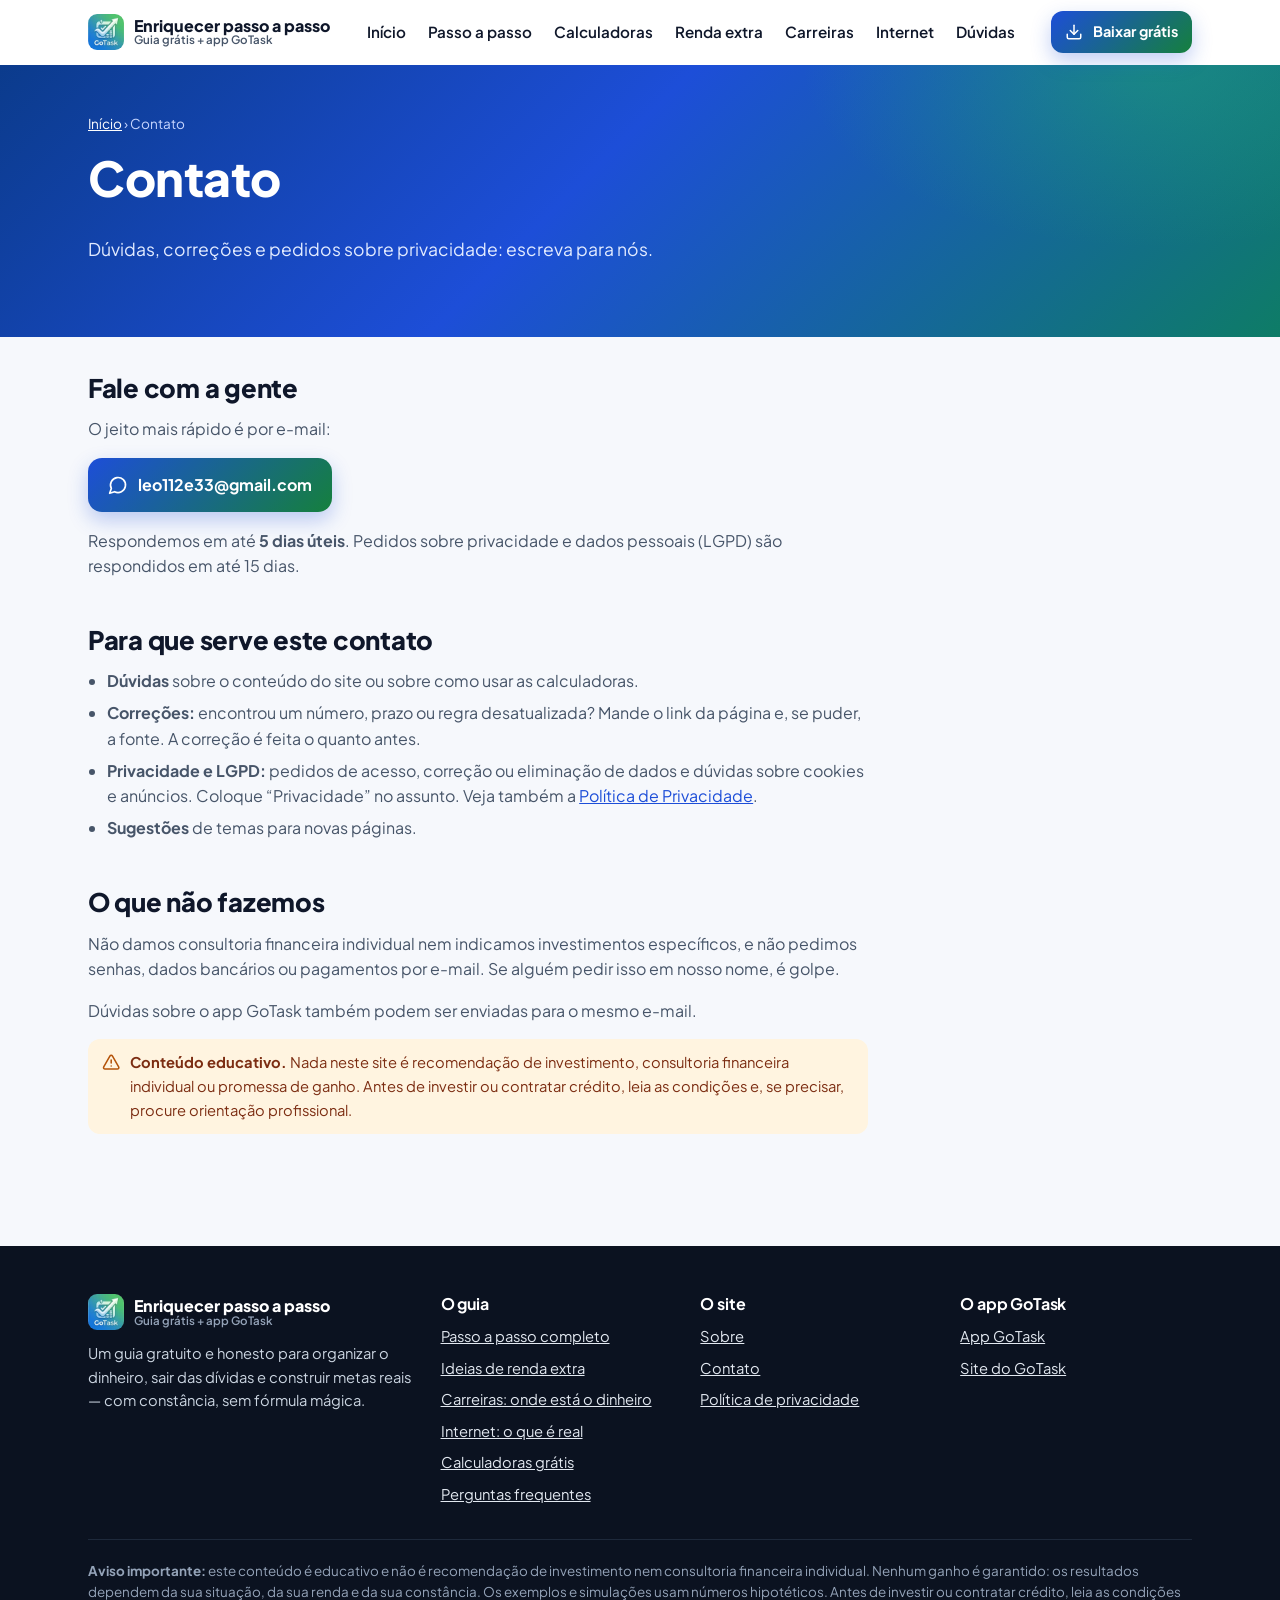
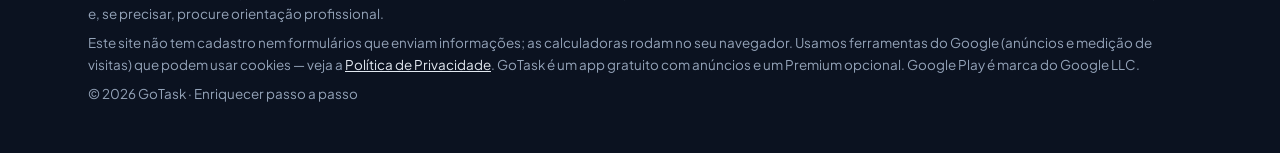
<file: contato.html>
<!doctype html>
<html lang="pt-BR" class="sem-js">
<head>
<meta charset="utf-8">
<meta name="viewport" content="width=device-width, initial-scale=1, viewport-fit=cover">
<!-- Google tag (gtag.js) - Google Ads -->
<script async src="https://www.googletagmanager.com/gtag/js?id=AW-18362638900"></script>
<script>window.dataLayer=window.dataLayer||[];function gtag(){dataLayer.push(arguments);}gtag('js',new Date());gtag('config','AW-18362638900');</script>
<script async src="https://pagead2.googlesyndication.com/pagead/js/adsbygoogle.js?client=ca-pub-5714308302272602" crossorigin="anonymous"></script>
<meta name="theme-color" content="#0b3b8c">
<meta name="robots" content="index, follow">
<link rel="icon" href="img/favicon-48.png" sizes="48x48" type="image/png">
<link rel="apple-touch-icon" href="img/apple-touch-icon.png">
<link rel="preconnect" href="https://fonts.googleapis.com">
<link rel="preconnect" href="https://fonts.gstatic.com" crossorigin>
<link href="https://fonts.googleapis.com/css2?family=Plus+Jakarta+Sans:wght@400;600;700;800&amp;display=swap" rel="stylesheet">
<link rel="stylesheet" href="css/estilo.css">
<title>Contato | Enriquecer passo a passo</title>
<meta name="description" content="Fale com o Enriquecer passo a passo: dúvidas, correções de conteúdo e pedidos de privacidade (LGPD) pelo e-mail leo112e33@gmail.com.">
<link rel="canonical" href="https://enriquecerdegraca.com.br/contato.html">
<meta property="og:type" content="website">
<meta property="og:locale" content="pt_BR">
<meta property="og:site_name" content="Enriquecer passo a passo">
<meta property="og:title" content="Contato do Enriquecer passo a passo">
<meta property="og:description" content="Fale com o Enriquecer passo a passo: dúvidas, correções de conteúdo e pedidos de privacidade (LGPD) pelo e-mail leo112e33@gmail.com.">
<meta property="og:url" content="https://enriquecerdegraca.com.br/contato.html">
<meta property="og:image" content="https://enriquecerdegraca.com.br/img/og-enriquecer.jpg">
<meta property="og:image:width" content="1200">
<meta property="og:image:height" content="630">
<meta name="twitter:card" content="summary_large_image">
</head>
<body>
<a class="pular" href="#conteudo">Pular para o conteúdo</a>
<div class="progresso-leitura" aria-hidden="true"></div>
<header class="topo">
  <div class="wrap">
    <a class="marca" href="index.html"><img src="img/gotask-96.webp" width="36" height="36" alt=""><span>Enriquecer passo a passo<small>Guia grátis + app GoTask</small></span></a>
    <nav class="menu" aria-label="Principal"><a href="index.html">Início</a><a href="passo-a-passo.html">Passo a passo</a><a href="index.html#ferramentas">Calculadoras</a><a href="bicos.html">Renda extra</a><a href="carreiras.html">Carreiras</a><a href="internet.html">Internet</a><a href="index.html#duvidas">Dúvidas</a></nav>
    <div class="topo-acoes">
      <a class="btn btn-primario btn-peq btn-topo" href="https://play.google.com/store/apps/details?id=com.lhapps.gotask" data-origem="topo" target="_blank" rel="noopener"><i data-i="download"></i>Baixar grátis</a>
      <button class="btn-menu" type="button" aria-expanded="false" aria-controls="gaveta" aria-label="Abrir menu"><i data-i="menu"></i></button>
    </div>
  </div>
</header>
<nav class="gaveta" id="gaveta" aria-label="Menu do celular"><a href="index.html"><i data-i="home"></i>Início</a><a href="passo-a-passo.html"><i data-i="list"></i>Passo a passo</a><a href="index.html#ferramentas"><i data-i="calculator"></i>Calculadoras</a><a href="bicos.html"><i data-i="coins"></i>Renda extra</a><a href="carreiras.html"><i data-i="cap"></i>Carreiras</a><a href="internet.html"><i data-i="globe"></i>Internet</a><a href="index.html#duvidas"><i data-i="message"></i>Dúvidas</a><a href="https://play.google.com/store/apps/details?id=com.lhapps.gotask" data-utm="menu_celular" target="_blank" rel="noopener"><i data-i="phone"></i>App GoTask</a></nav>

<main id="conteudo">
<section class="cab-pagina">
  <div class="wrap">
    <p class="migalha"><a href="index.html">Início</a> › Contato</p>
    <h1>Contato</h1>
    <p class="lead">Dúvidas, correções e pedidos sobre privacidade: escreva para nós.</p>
  </div>
</section>

<section class="secao" style="padding-top:36px">
  <div class="wrap">
    <div class="texto-legal">
      <h2>Fale com a gente</h2>
      <p>O jeito mais rápido é por e-mail:</p>
      <p><a class="btn btn-primario" href="mailto:leo112e33@gmail.com?subject=Contato%20-%20Enriquecer%20passo%20a%20passo"><i data-i="message"></i>leo112e33@gmail.com</a></p>
      <p>Respondemos em até <b>5 dias úteis</b>. Pedidos sobre privacidade e dados pessoais (LGPD) são respondidos em até 15 dias.</p>

      <h2>Para que serve este contato</h2>
      <ul>
        <li><b>Dúvidas</b> sobre o conteúdo do site ou sobre como usar as calculadoras.</li>
        <li><b>Correções:</b> encontrou um número, prazo ou regra desatualizada? Mande o link da página e, se puder, a fonte. A correção é feita o quanto antes.</li>
        <li><b>Privacidade e LGPD:</b> pedidos de acesso, correção ou eliminação de dados e dúvidas sobre cookies e anúncios. Coloque “Privacidade” no assunto. Veja também a <a href="privacidade.html">Política de Privacidade</a>.</li>
        <li><b>Sugestões</b> de temas para novas páginas.</li>
      </ul>

      <h2>O que não fazemos</h2>
      <p>Não damos consultoria financeira individual nem indicamos investimentos específicos, e não pedimos senhas, dados bancários ou pagamentos por e-mail. Se alguém pedir isso em nosso nome, é golpe.</p>
      <p>Dúvidas sobre o app GoTask também podem ser enviadas para o mesmo e-mail.</p>
      <div class="dica mt"><i data-i="alert"></i><span><b>Conteúdo educativo.</b> Nada neste site é recomendação de investimento, consultoria financeira individual ou promessa de ganho. Antes de investir ou contratar crédito, leia as condições e, se precisar, procure orientação profissional.</span></div>
    </div>
  </div>
</section>
</main>
<footer class="rodape">
  <div class="wrap">
    <div class="rodape-grade">
      <div>
        <a class="marca" href="index.html"><img src="img/gotask-96.webp" width="36" height="36" alt=""><span>Enriquecer passo a passo<small>Guia grátis + app GoTask</small></span></a>
        <p>Um guia gratuito e honesto para organizar o dinheiro, sair das dívidas e construir metas reais — com constância, sem fórmula mágica.</p>
      </div>
      <div>
        <h4>O guia</h4>
        <ul>
          <li><a href="passo-a-passo.html">Passo a passo completo</a></li>
          <li><a href="bicos.html">Ideias de renda extra</a></li>
          <li><a href="carreiras.html">Carreiras: onde está o dinheiro</a></li>
          <li><a href="internet.html">Internet: o que é real</a></li>
          <li><a href="index.html#ferramentas">Calculadoras grátis</a></li>
          <li><a href="index.html#duvidas">Perguntas frequentes</a></li>
        </ul>
      </div>
      <div>
        <h4>O site</h4>
        <ul>
          <li><a href="sobre.html">Sobre</a></li>
          <li><a href="contato.html">Contato</a></li>
          <li><a href="privacidade.html">Política de privacidade</a></li>
        </ul>
      </div>
      <div>
        <h4>O app GoTask</h4>
        <ul>
          <li><a href="https://play.google.com/store/apps/details?id=com.lhapps.gotask" data-utm="rodape" target="_blank" rel="noopener">App GoTask</a></li>
          <li><a href="https://leonardo179.github.io/gotask/">Site do GoTask</a></li>
        </ul>
      </div>
    </div>
    <div class="aviso-legal">
      <p><strong>Aviso importante:</strong> este conteúdo é educativo e não é recomendação de investimento nem consultoria financeira individual. Nenhum ganho é garantido: os resultados dependem da sua situação, da sua renda e da sua constância. Os exemplos e simulações usam números hipotéticos. Antes de investir ou contratar crédito, leia as condições e, se precisar, procure orientação profissional.</p>
      <p>Este site não tem cadastro nem formulários que enviam informações; as calculadoras rodam no seu navegador. Usamos ferramentas do Google (anúncios e medição de visitas) que podem usar cookies — veja a <a href="privacidade.html">Política de Privacidade</a>. GoTask é um app gratuito com anúncios e um Premium opcional. Google Play é marca do Google LLC.</p>
      <p>© <span data-ano>2026</span> GoTask · Enriquecer passo a passo</p>
    </div>
  </div>
</footer>
<script src="js/site.js"></script>
</body>
</html>
</file>
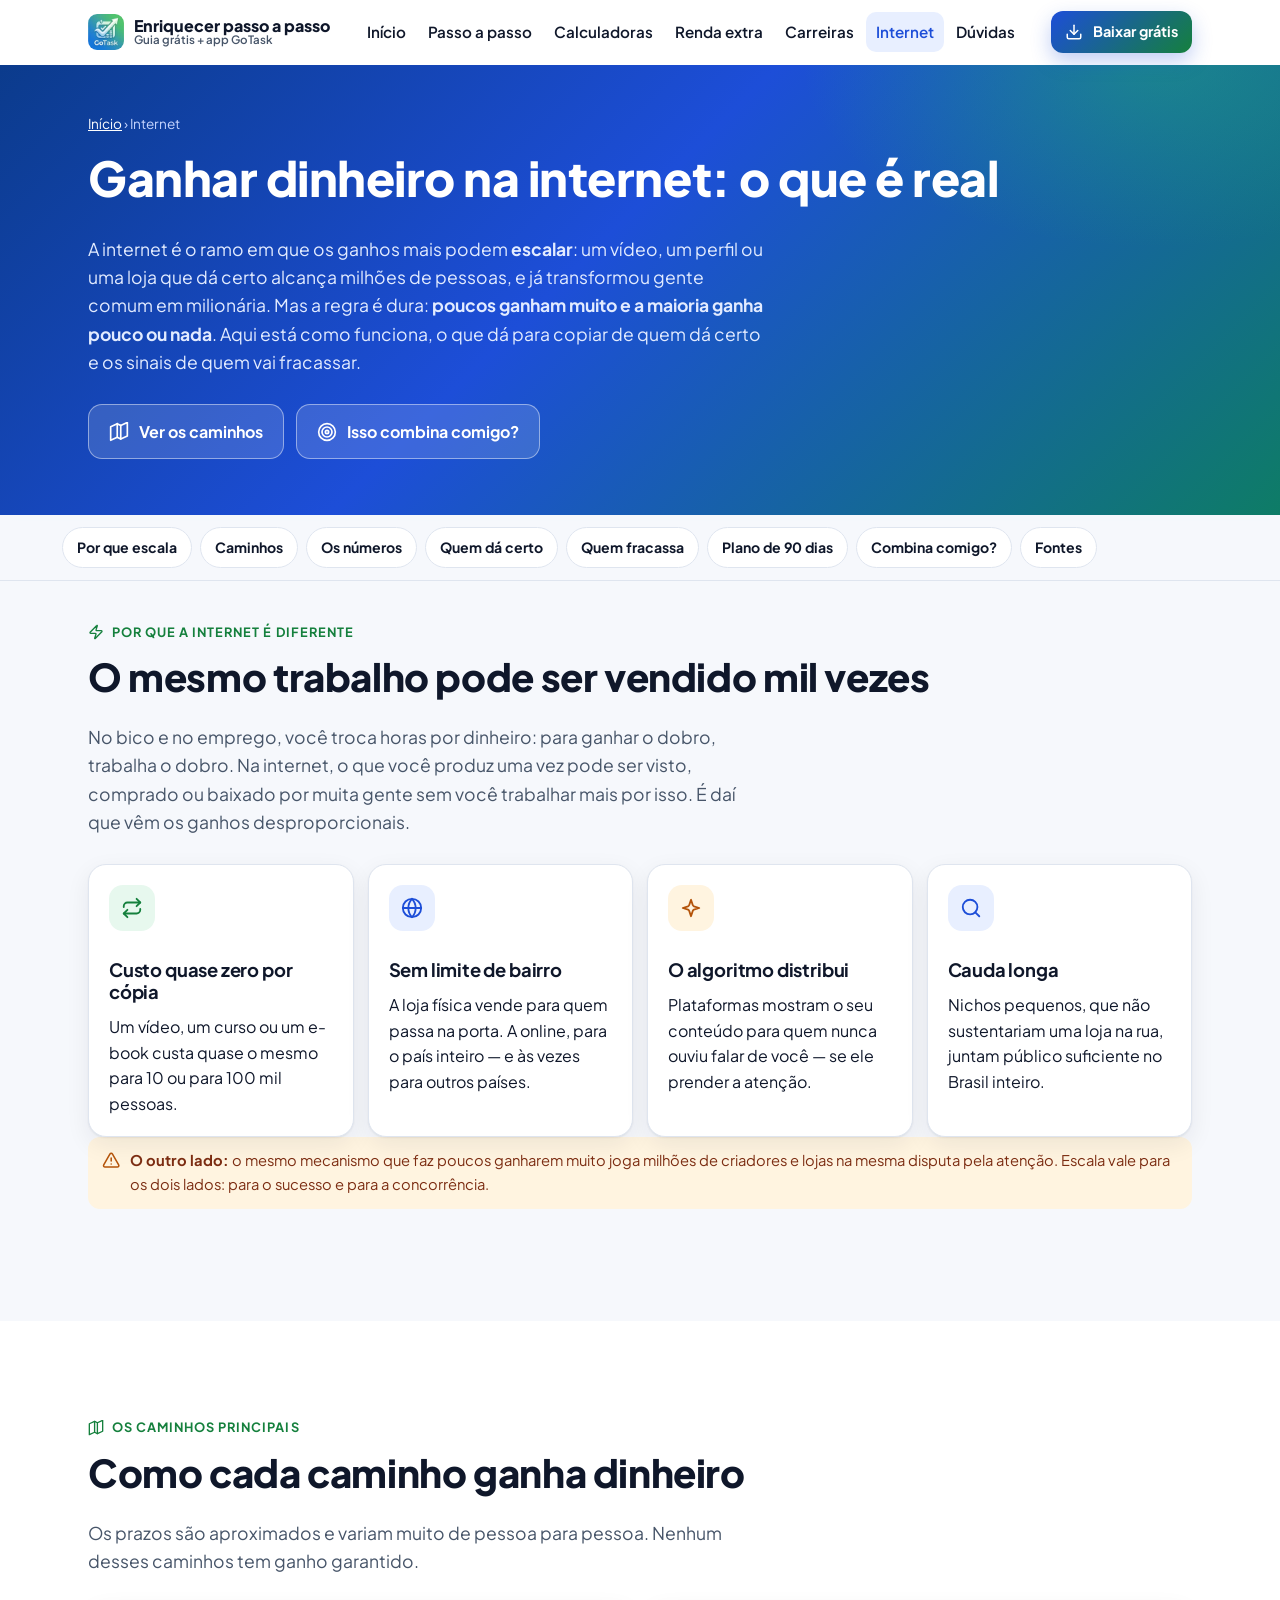
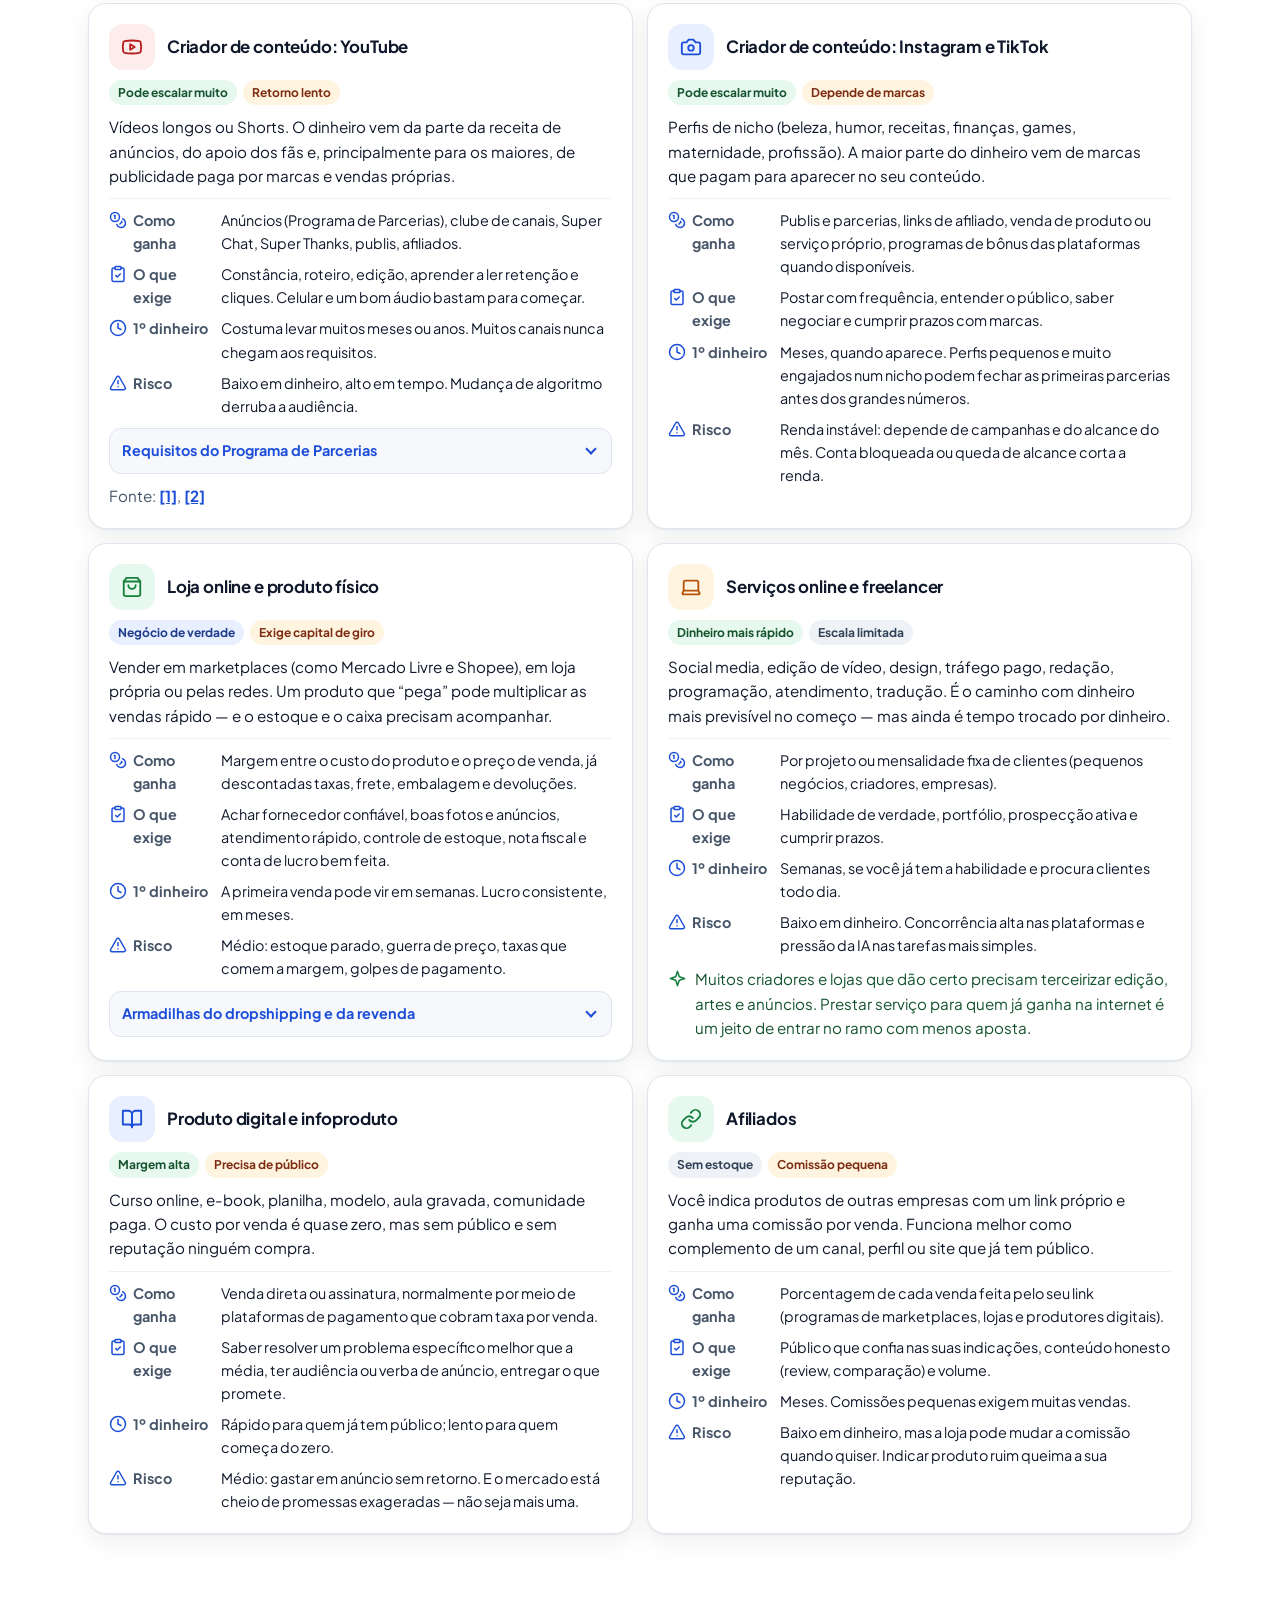
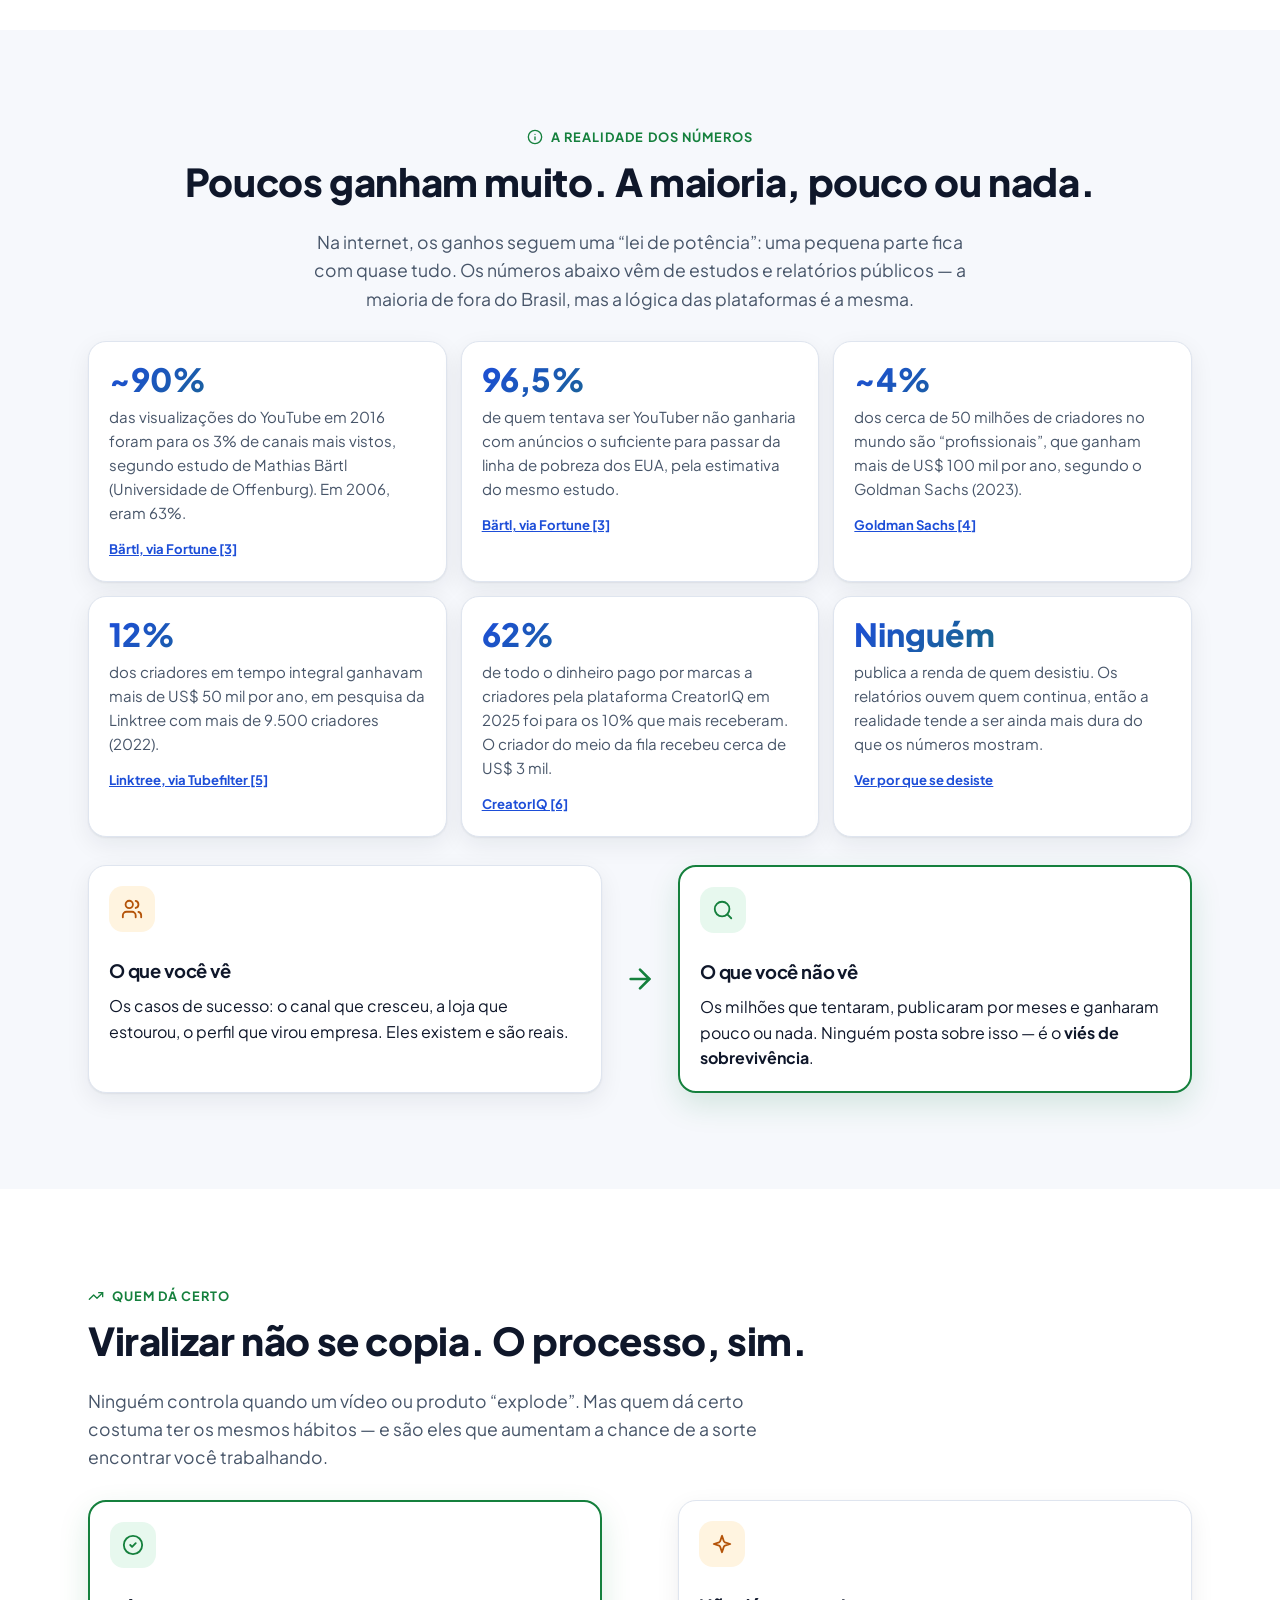
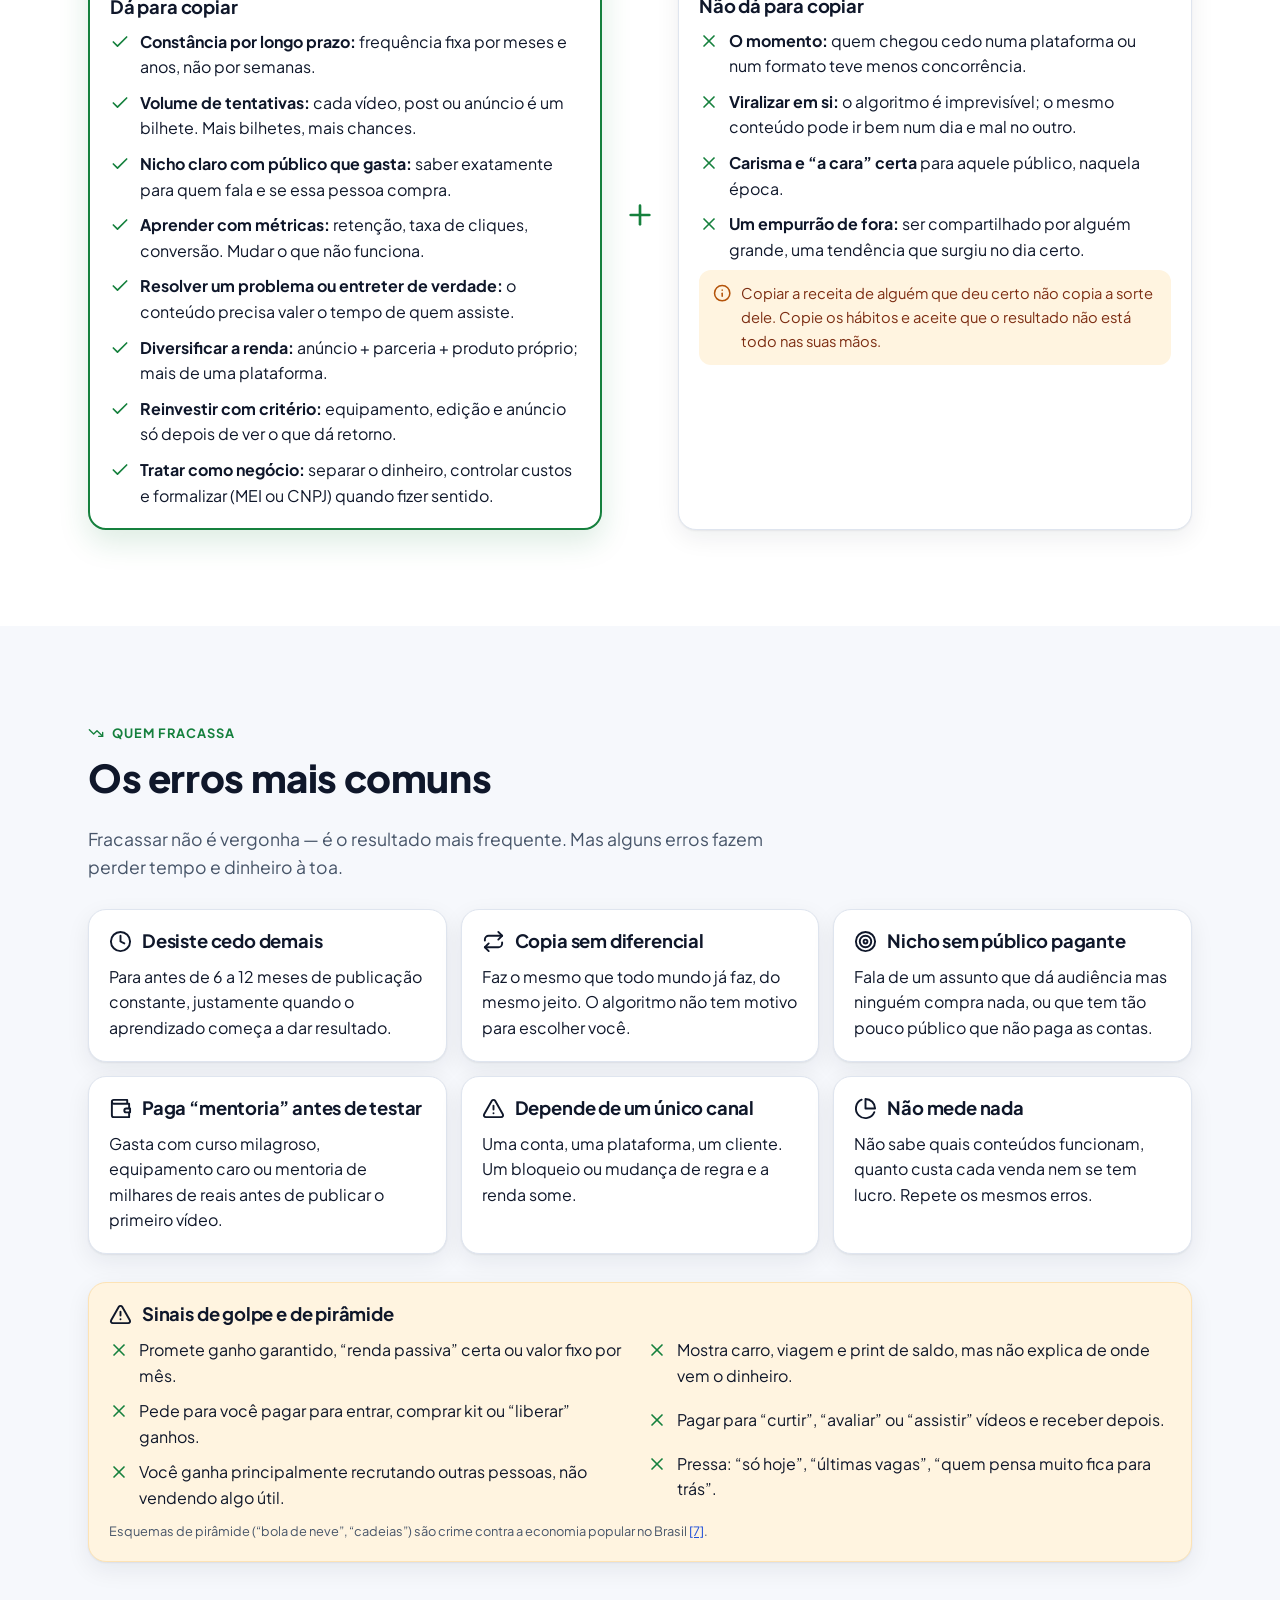
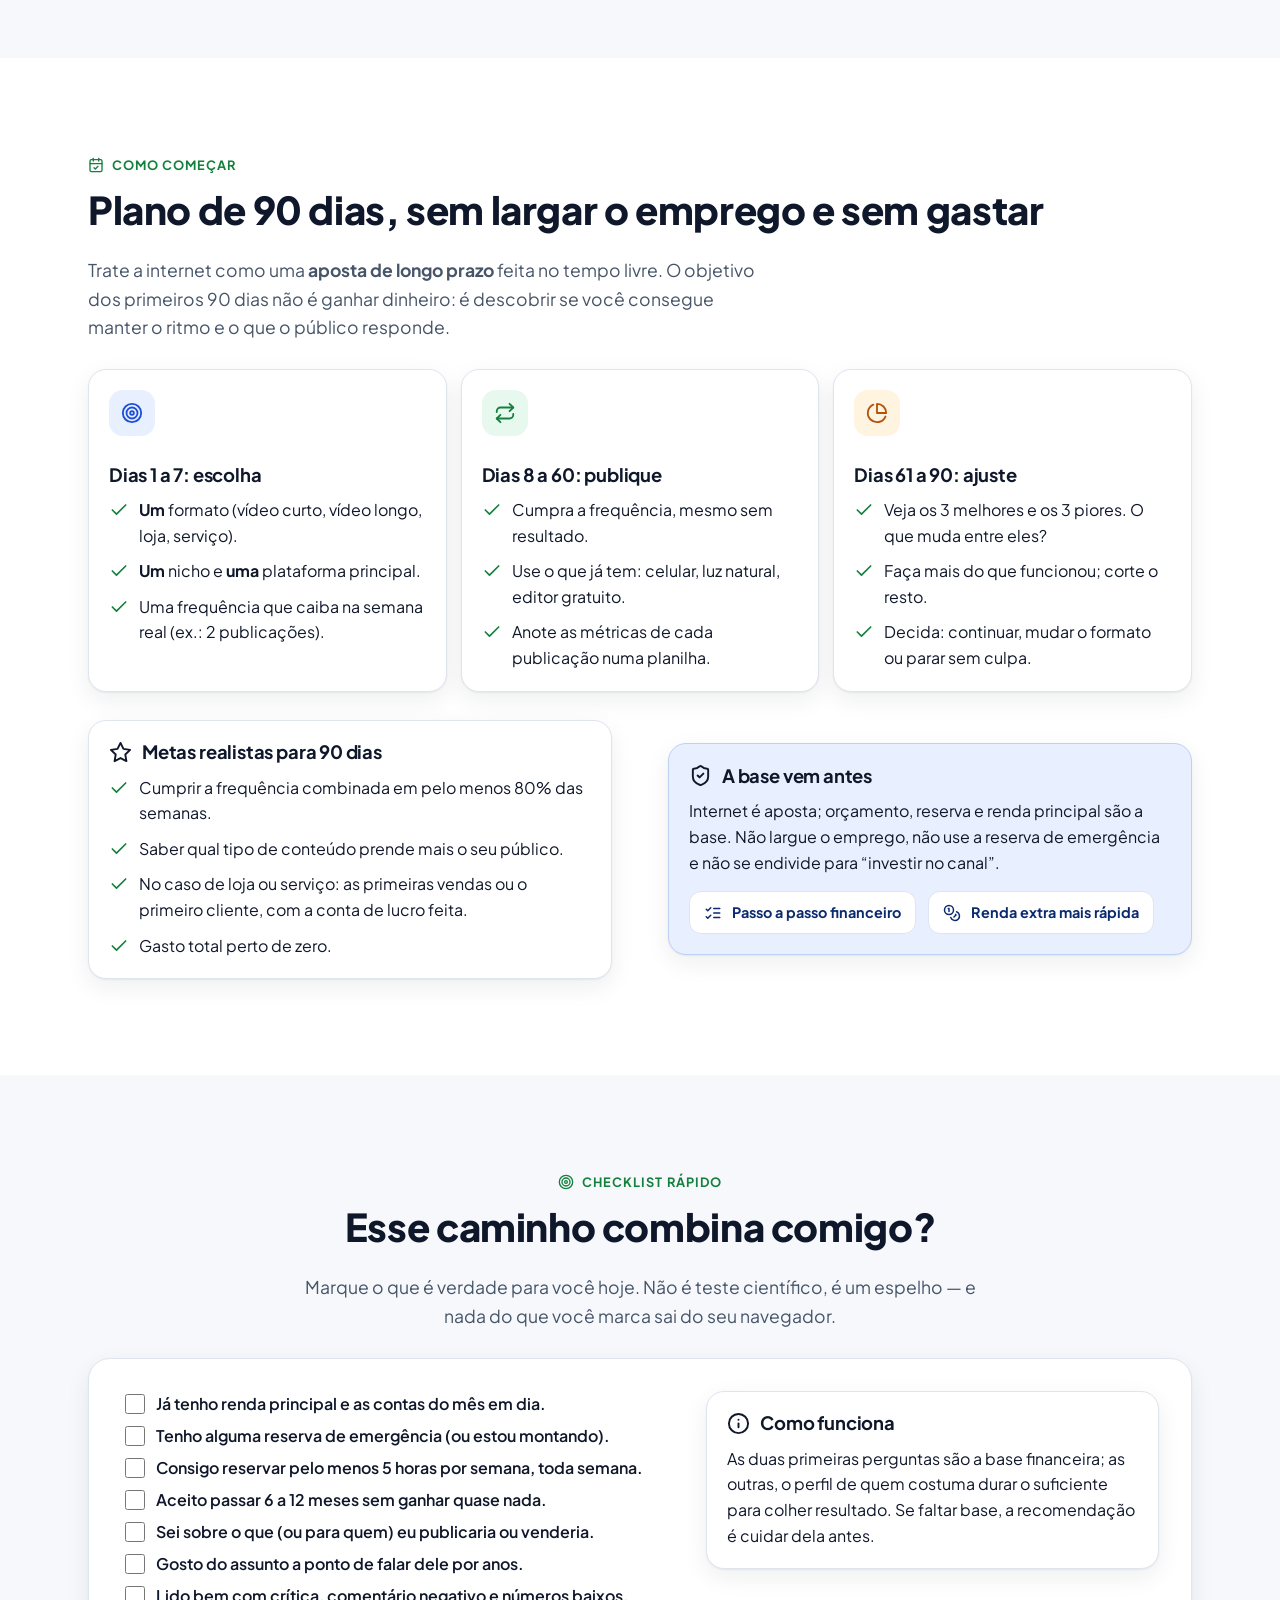
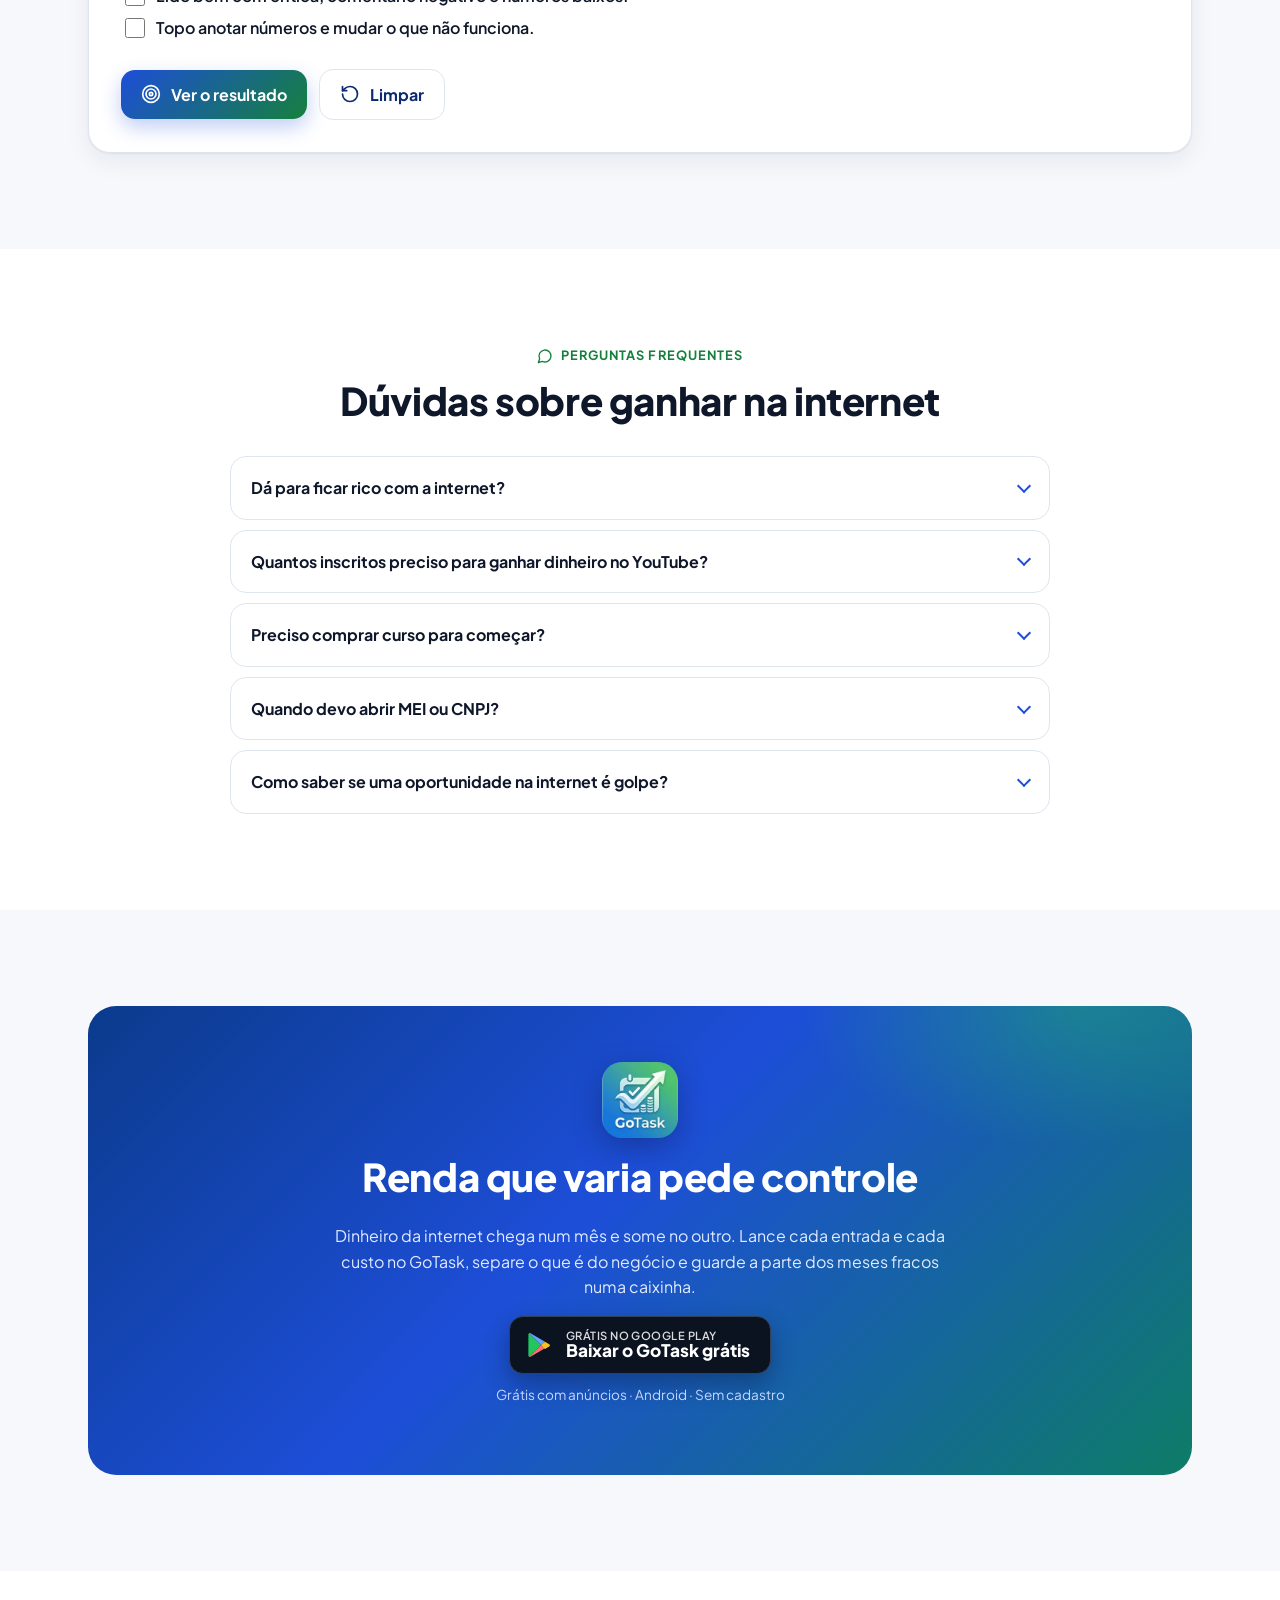
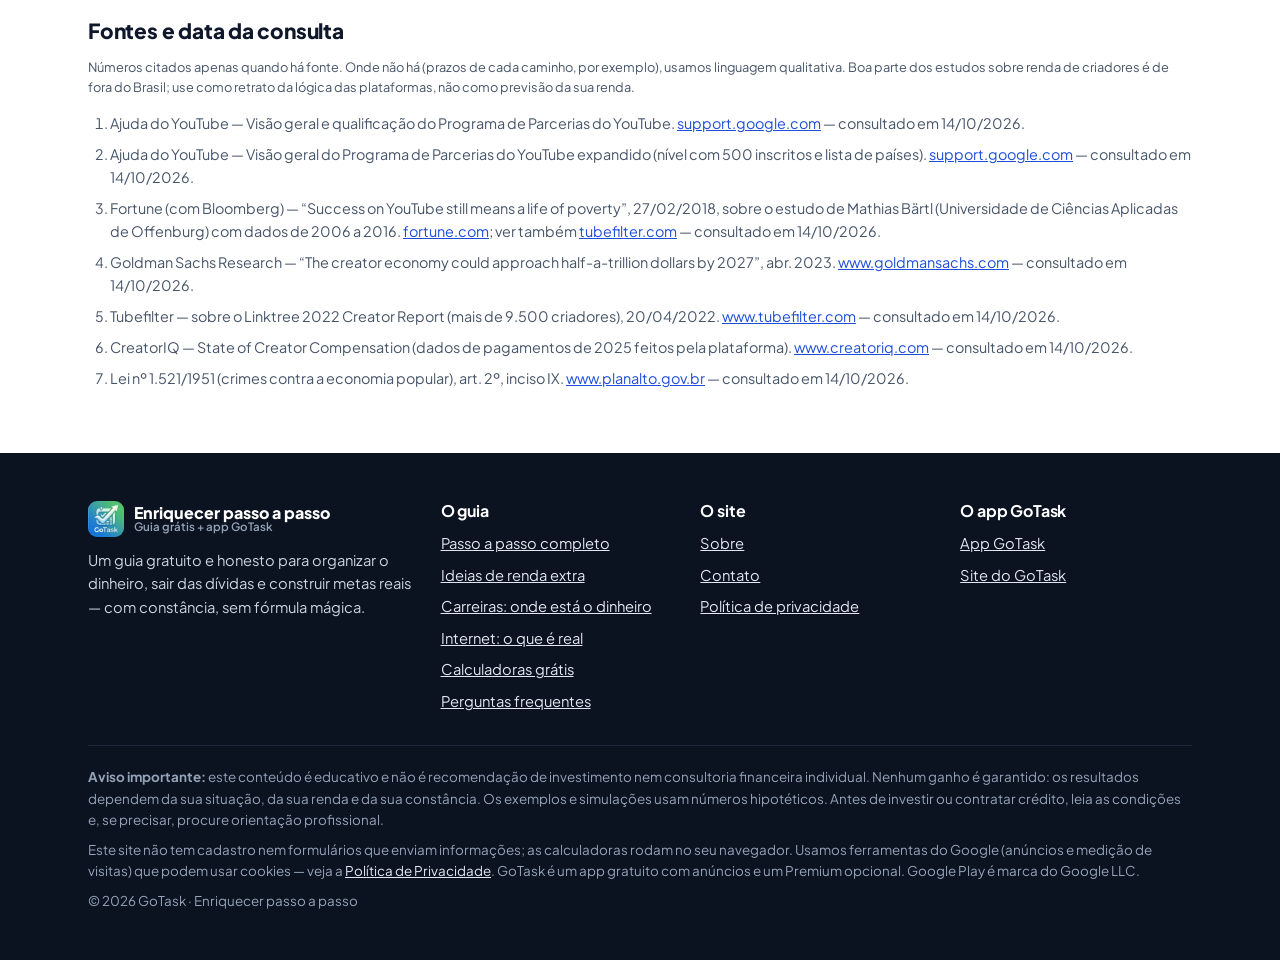
<file: internet.html>
<!doctype html>
<html lang="pt-BR" class="sem-js">
<head>
<meta charset="utf-8">
<meta name="viewport" content="width=device-width, initial-scale=1, viewport-fit=cover">
<!-- Google tag (gtag.js) - Google Ads -->
<script async src="https://www.googletagmanager.com/gtag/js?id=AW-18362638900"></script>
<script>window.dataLayer=window.dataLayer||[];function gtag(){dataLayer.push(arguments);}gtag('js',new Date());gtag('config','AW-18362638900');</script>
<script async src="https://pagead2.googlesyndication.com/pagead/js/adsbygoogle.js?client=ca-pub-5714308302272602" crossorigin="anonymous"></script>
<meta name="theme-color" content="#0b3b8c">
<meta name="robots" content="index, follow">
<link rel="icon" href="img/favicon-48.png" sizes="48x48" type="image/png">
<link rel="apple-touch-icon" href="img/apple-touch-icon.png">
<link rel="preconnect" href="https://fonts.googleapis.com">
<link rel="preconnect" href="https://fonts.gstatic.com" crossorigin>
<link href="https://fonts.googleapis.com/css2?family=Plus+Jakarta+Sans:wght@400;600;700;800&amp;display=swap" rel="stylesheet">
<link rel="stylesheet" href="css/estilo.css">
<title>Ganhar dinheiro na internet: o que é real (e o que é ilusão) | Guia grátis</title>
<meta name="description" content="YouTube, Instagram, TikTok, loja online, freelancer e afiliados: como cada caminho ganha dinheiro, o que exige, quanto tempo leva e por que poucos ganham muito. O que dá para copiar de quem dá certo e os erros de quem fracassa.">
<link rel="canonical" href="https://enriquecerdegraca.com.br/internet.html">
<meta property="og:type" content="article">
<meta property="og:locale" content="pt_BR">
<meta property="og:site_name" content="Enriquecer passo a passo">
<meta property="og:title" content="Ganhar dinheiro na internet: o que é real">
<meta property="og:description" content="A internet escala ganhos como nenhum outro ramo — mas a maioria não viraliza. O que dá para copiar de quem dá certo e os sinais de quem vai fracassar.">
<meta property="og:url" content="https://enriquecerdegraca.com.br/internet.html">
<meta property="og:image" content="https://enriquecerdegraca.com.br/img/og-enriquecer.jpg">
<meta property="og:image:width" content="1200">
<meta property="og:image:height" content="630">
<meta name="twitter:card" content="summary_large_image">
<script type="application/ld+json">
{
  "@context": "https://schema.org",
  "@graph": [
    {
      "@type": "Article",
      "headline": "Ganhar dinheiro na internet: o que é real",
      "inLanguage": "pt-BR",
      "image": "https://enriquecerdegraca.com.br/img/og-enriquecer.jpg",
      "datePublished": "2026-10-14",
      "dateModified": "2026-10-14",
      "author": { "@type": "Organization", "name": "LH Apps" },
      "publisher": { "@type": "Organization", "name": "LH Apps", "logo": { "@type": "ImageObject", "url": "https://enriquecerdegraca.com.br/img/apple-touch-icon.png" } },
      "mainEntityOfPage": "https://enriquecerdegraca.com.br/internet.html"
    },
    {
      "@type": "FAQPage",
      "mainEntity": [
        { "@type": "Question", "name": "Dá para ficar rico com a internet?", "acceptedAnswer": { "@type": "Answer", "text": "Dá, e é o ramo em que os ganhos mais escalam. Mas os ganhos seguem uma distribuição muito desigual: poucos ganham muito e a maioria ganha pouco ou nada. Trate como aposta de longo prazo, sem largar a renda principal." } },
        { "@type": "Question", "name": "Quantos inscritos preciso para ganhar dinheiro no YouTube?", "acceptedAnswer": { "@type": "Answer", "text": "Para receber parte da receita de anúncios pelo Programa de Parcerias do YouTube, o canal precisa de 1.000 inscritos e 4.000 horas de exibição em 12 meses, ou 1.000 inscritos e 10 milhões de visualizações de Shorts em 90 dias. Com 500 inscritos, 3 envios em 90 dias e 3.000 horas em 12 meses (ou 3 milhões de visualizações de Shorts em 90 dias), o canal pode acessar recursos de apoio dos fãs, como clube de canais e Super Chat, mas não a receita de anúncios." } },
        { "@type": "Question", "name": "Como saber se uma oportunidade na internet é golpe?", "acceptedAnswer": { "@type": "Answer", "text": "Desconfie de promessa de ganho garantido, de pagar para entrar ou para liberar ganhos, de ganho que depende de recrutar outras pessoas e de pressa para decidir. Esquemas de pirâmide são crime no Brasil." } }
      ]
    }
  ]
}
</script>
</head>
<body>
<a class="pular" href="#conteudo">Pular para o conteúdo</a>
<div class="progresso-leitura" aria-hidden="true"></div>
<header class="topo">
  <div class="wrap">
    <a class="marca" href="index.html"><img src="img/gotask-96.webp" width="36" height="36" alt=""><span>Enriquecer passo a passo<small>Guia grátis + app GoTask</small></span></a>
    <nav class="menu" aria-label="Principal"><a href="index.html">Início</a><a href="passo-a-passo.html">Passo a passo</a><a href="index.html#ferramentas">Calculadoras</a><a href="bicos.html">Renda extra</a><a href="carreiras.html">Carreiras</a><a href="internet.html" aria-current="page">Internet</a><a href="index.html#duvidas">Dúvidas</a></nav>
    <div class="topo-acoes">
      <a class="btn btn-primario btn-peq btn-topo" href="https://play.google.com/store/apps/details?id=com.lhapps.gotask" data-origem="topo" target="_blank" rel="noopener"><i data-i="download"></i>Baixar grátis</a>
      <button class="btn-menu" type="button" aria-expanded="false" aria-controls="gaveta" aria-label="Abrir menu"><i data-i="menu"></i></button>
    </div>
  </div>
</header>
<nav class="gaveta" id="gaveta" aria-label="Menu do celular"><a href="index.html"><i data-i="home"></i>Início</a><a href="passo-a-passo.html"><i data-i="list"></i>Passo a passo</a><a href="index.html#ferramentas"><i data-i="calculator"></i>Calculadoras</a><a href="bicos.html"><i data-i="coins"></i>Renda extra</a><a href="carreiras.html"><i data-i="cap"></i>Carreiras</a><a href="internet.html" aria-current="page"><i data-i="globe"></i>Internet</a><a href="index.html#duvidas"><i data-i="message"></i>Dúvidas</a><a href="https://play.google.com/store/apps/details?id=com.lhapps.gotask" data-utm="menu_celular" target="_blank" rel="noopener"><i data-i="phone"></i>App GoTask</a></nav>

<main id="conteudo">
<section class="cab-pagina">
  <div class="wrap">
    <p class="migalha"><a href="index.html">Início</a> › Internet</p>
    <h1>Ganhar dinheiro na internet: o que é real</h1>
    <p class="lead">A internet é o ramo em que os ganhos mais podem <strong>escalar</strong>: um vídeo, um perfil ou uma loja que dá certo alcança milhões de pessoas, e já transformou gente comum em milionária. Mas a regra é dura: <strong>poucos ganham muito e a maioria ganha pouco ou nada</strong>. Aqui está como funciona, o que dá para copiar de quem dá certo e os sinais de quem vai fracassar.</p>
    <div class="cta-linha mt">
      <a class="btn btn-claro" href="#caminhos"><i data-i="map"></i>Ver os caminhos</a>
      <a class="btn btn-claro" href="#combina"><i data-i="target"></i>Isso combina comigo?</a>
    </div>
  </div>
</section>

<div class="indice-barra">
  <nav class="wrap indice" aria-label="Ir para a seção">
    <a href="#por-que">Por que escala</a><a href="#caminhos">Caminhos</a><a href="#numeros">Os números</a><a href="#quem-da-certo">Quem dá certo</a><a href="#quem-fracassa">Quem fracassa</a><a href="#comecar">Plano de 90 dias</a><a href="#combina">Combina comigo?</a><a href="#fontes">Fontes</a>
  </nav>
</div>

<!-- POR QUE É DIFERENTE -->
<section class="secao" id="por-que" style="padding-top:40px">
  <div class="wrap">
    <div class="revela">
      <p class="eyebrow"><i data-i="zap"></i> Por que a internet é diferente</p>
      <h2>O mesmo trabalho pode ser vendido mil vezes</h2>
      <p class="lead">No bico e no emprego, você troca horas por dinheiro: para ganhar o dobro, trabalha o dobro. Na internet, o que você produz uma vez pode ser visto, comprado ou baixado por muita gente sem você trabalhar mais por isso. É daí que vêm os ganhos desproporcionais.</p>
    </div>
    <div class="grade g4 mt">
      <div class="card revela"><span class="ico-box verde"><i data-i="repeat"></i></span><h3 class="mt">Custo quase zero por cópia</h3><p>Um vídeo, um curso ou um e-book custa quase o mesmo para 10 ou para 100 mil pessoas.</p></div>
      <div class="card revela d1"><span class="ico-box"><i data-i="globe"></i></span><h3 class="mt">Sem limite de bairro</h3><p>A loja física vende para quem passa na porta. A online, para o país inteiro — e às vezes para outros países.</p></div>
      <div class="card revela d2"><span class="ico-box ambar"><i data-i="sparkles"></i></span><h3 class="mt">O algoritmo distribui</h3><p>Plataformas mostram o seu conteúdo para quem nunca ouviu falar de você — se ele prender a atenção.</p></div>
      <div class="card revela d3"><span class="ico-box"><i data-i="search"></i></span><h3 class="mt">Cauda longa</h3><p>Nichos pequenos, que não sustentariam uma loja na rua, juntam público suficiente no Brasil inteiro.</p></div>
    </div>
    <div class="dica mt"><i data-i="alert"></i><span><b>O outro lado:</b> o mesmo mecanismo que faz poucos ganharem muito joga milhões de criadores e lojas na mesma disputa pela atenção. Escala vale para os dois lados: para o sucesso e para a concorrência.</span></div>
  </div>
</section>

<!-- CAMINHOS -->
<section class="secao alt" id="caminhos">
  <div class="wrap">
    <div class="revela">
      <p class="eyebrow"><i data-i="map"></i> Os caminhos principais</p>
      <h2>Como cada caminho ganha dinheiro</h2>
      <p class="lead">Os prazos são aproximados e variam muito de pessoa para pessoa. Nenhum desses caminhos tem ganho garantido.</p>
    </div>
    <div class="grade g2 mt">
      <article class="card carreira revela" id="caminho-youtube">
        <div class="bico-topo"><span class="ico-box vermelho"><i data-i="play"></i></span><h3>Criador de conteúdo: YouTube</h3></div>
        <div class="tags"><span class="tag t-verde">Pode escalar muito</span><span class="tag t-ambar">Retorno lento</span></div>
        <p>Vídeos longos ou Shorts. O dinheiro vem da parte da receita de anúncios, do apoio dos fãs e, principalmente para os maiores, de publicidade paga por marcas e vendas próprias.</p>
        <dl class="ficha">
          <div><dt><i data-i="coins"></i>Como ganha</dt><dd>Anúncios (Programa de Parcerias), clube de canais, Super Chat, Super Thanks, publis, afiliados.</dd></div>
          <div><dt><i data-i="clipboard"></i>O que exige</dt><dd>Constância, roteiro, edição, aprender a ler retenção e cliques. Celular e um bom áudio bastam para começar.</dd></div>
          <div><dt><i data-i="clock"></i>1º dinheiro</dt><dd>Costuma levar muitos meses ou anos. Muitos canais nunca chegam aos requisitos.</dd></div>
          <div><dt><i data-i="alert"></i>Risco</dt><dd>Baixo em dinheiro, alto em tempo. Mudança de algoritmo derruba a audiência.</dd></div>
        </dl>
        <details class="det"><summary>Requisitos do Programa de Parcerias</summary>
          <p><b>Receita de anúncios:</b> 1.000 inscritos e 4.000 horas de exibição públicas válidas em 12 meses, <b>ou</b> 1.000 inscritos e 10 milhões de visualizações válidas de Shorts em 90 dias.</p>
          <p><b>Nível inicial (sem anúncios):</b> 500 inscritos, 3 envios públicos nos últimos 90 dias e 3.000 horas em 12 meses, <b>ou</b> 3 milhões de visualizações de Shorts em 90 dias. Libera apoio dos fãs (clube de canais, Super Chat, Super Stickers, Super Thanks) e recursos de Shopping. O Brasil está entre os países com esse nível.</p>
          <p>Cumprir os números não garante entrada: o canal passa por revisão e precisa seguir as regras de monetização.</p>
        </details>
        <p class="fonte-mini">Fonte: <a href="#fonte-1">[1]</a>, <a href="#fonte-2">[2]</a></p>
      </article>

      <article class="card carreira revela d1" id="caminho-redes">
        <div class="bico-topo"><span class="ico-box"><i data-i="camera"></i></span><h3>Criador de conteúdo: Instagram e TikTok</h3></div>
        <div class="tags"><span class="tag t-verde">Pode escalar muito</span><span class="tag t-ambar">Depende de marcas</span></div>
        <p>Perfis de nicho (beleza, humor, receitas, finanças, games, maternidade, profissão). A maior parte do dinheiro vem de marcas que pagam para aparecer no seu conteúdo.</p>
        <dl class="ficha">
          <div><dt><i data-i="coins"></i>Como ganha</dt><dd>Publis e parcerias, links de afiliado, venda de produto ou serviço próprio, programas de bônus das plataformas quando disponíveis.</dd></div>
          <div><dt><i data-i="clipboard"></i>O que exige</dt><dd>Postar com frequência, entender o público, saber negociar e cumprir prazos com marcas.</dd></div>
          <div><dt><i data-i="clock"></i>1º dinheiro</dt><dd>Meses, quando aparece. Perfis pequenos e muito engajados num nicho podem fechar as primeiras parcerias antes dos grandes números.</dd></div>
          <div><dt><i data-i="alert"></i>Risco</dt><dd>Renda instável: depende de campanhas e do alcance do mês. Conta bloqueada ou queda de alcance corta a renda.</dd></div>
        </dl>
      </article>

      <article class="card carreira revela" id="caminho-loja">
        <div class="bico-topo"><span class="ico-box verde"><i data-i="bag"></i></span><h3>Loja online e produto físico</h3></div>
        <div class="tags"><span class="tag t-azul">Negócio de verdade</span><span class="tag t-ambar">Exige capital de giro</span></div>
        <p>Vender em marketplaces (como Mercado Livre e Shopee), em loja própria ou pelas redes. Um produto que “pega” pode multiplicar as vendas rápido — e o estoque e o caixa precisam acompanhar.</p>
        <dl class="ficha">
          <div><dt><i data-i="coins"></i>Como ganha</dt><dd>Margem entre o custo do produto e o preço de venda, já descontadas taxas, frete, embalagem e devoluções.</dd></div>
          <div><dt><i data-i="clipboard"></i>O que exige</dt><dd>Achar fornecedor confiável, boas fotos e anúncios, atendimento rápido, controle de estoque, nota fiscal e conta de lucro bem feita.</dd></div>
          <div><dt><i data-i="clock"></i>1º dinheiro</dt><dd>A primeira venda pode vir em semanas. Lucro consistente, em meses.</dd></div>
          <div><dt><i data-i="alert"></i>Risco</dt><dd>Médio: estoque parado, guerra de preço, taxas que comem a margem, golpes de pagamento.</dd></div>
        </dl>
        <details class="det"><summary>Armadilhas do dropshipping e da revenda</summary>
          <p><b>Dropshipping</b> (vender sem ter estoque, com o fornecedor enviando direto) parece não ter risco, mas: o prazo de entrega longo gera reclamação, você responde pelo produto perante o cliente, e o lucro costuma ir quase todo para anúncios pagos.</p>
          <p><b>Produto da moda</b> vendido por todo mundo vira guerra de preço em semanas. Margem de verdade costuma estar em nicho, marca própria ou serviço junto do produto.</p>
          <p>Faça a conta antes: preço − custo − taxa do marketplace − frete − embalagem − anúncio − imposto. Faturamento não é lucro.</p>
        </details>
      </article>

      <article class="card carreira revela d1" id="caminho-servicos">
        <div class="bico-topo"><span class="ico-box ambar"><i data-i="laptop"></i></span><h3>Serviços online e freelancer</h3></div>
        <div class="tags"><span class="tag t-verde">Dinheiro mais rápido</span><span class="tag">Escala limitada</span></div>
        <p>Social media, edição de vídeo, design, tráfego pago, redação, programação, atendimento, tradução. É o caminho com dinheiro mais previsível no começo — mas ainda é tempo trocado por dinheiro.</p>
        <dl class="ficha">
          <div><dt><i data-i="coins"></i>Como ganha</dt><dd>Por projeto ou mensalidade fixa de clientes (pequenos negócios, criadores, empresas).</dd></div>
          <div><dt><i data-i="clipboard"></i>O que exige</dt><dd>Habilidade de verdade, portfólio, prospecção ativa e cumprir prazos.</dd></div>
          <div><dt><i data-i="clock"></i>1º dinheiro</dt><dd>Semanas, se você já tem a habilidade e procura clientes todo dia.</dd></div>
          <div><dt><i data-i="alert"></i>Risco</dt><dd>Baixo em dinheiro. Concorrência alta nas plataformas e pressão da IA nas tarefas mais simples.</dd></div>
        </dl>
        <p class="destaque"><i data-i="sparkles"></i><span>Muitos criadores e lojas que dão certo precisam terceirizar edição, artes e anúncios. Prestar serviço para quem já ganha na internet é um jeito de entrar no ramo com menos aposta.</span></p>
      </article>

      <article class="card carreira revela" id="caminho-digital">
        <div class="bico-topo"><span class="ico-box"><i data-i="book"></i></span><h3>Produto digital e infoproduto</h3></div>
        <div class="tags"><span class="tag t-verde">Margem alta</span><span class="tag t-ambar">Precisa de público</span></div>
        <p>Curso online, e-book, planilha, modelo, aula gravada, comunidade paga. O custo por venda é quase zero, mas sem público e sem reputação ninguém compra.</p>
        <dl class="ficha">
          <div><dt><i data-i="coins"></i>Como ganha</dt><dd>Venda direta ou assinatura, normalmente por meio de plataformas de pagamento que cobram taxa por venda.</dd></div>
          <div><dt><i data-i="clipboard"></i>O que exige</dt><dd>Saber resolver um problema específico melhor que a média, ter audiência ou verba de anúncio, entregar o que promete.</dd></div>
          <div><dt><i data-i="clock"></i>1º dinheiro</dt><dd>Rápido para quem já tem público; lento para quem começa do zero.</dd></div>
          <div><dt><i data-i="alert"></i>Risco</dt><dd>Médio: gastar em anúncio sem retorno. E o mercado está cheio de promessas exageradas — não seja mais uma.</dd></div>
        </dl>
      </article>

      <article class="card carreira revela d1" id="caminho-afiliados">
        <div class="bico-topo"><span class="ico-box verde"><i data-i="link"></i></span><h3>Afiliados</h3></div>
        <div class="tags"><span class="tag">Sem estoque</span><span class="tag t-ambar">Comissão pequena</span></div>
        <p>Você indica produtos de outras empresas com um link próprio e ganha uma comissão por venda. Funciona melhor como complemento de um canal, perfil ou site que já tem público.</p>
        <dl class="ficha">
          <div><dt><i data-i="coins"></i>Como ganha</dt><dd>Porcentagem de cada venda feita pelo seu link (programas de marketplaces, lojas e produtores digitais).</dd></div>
          <div><dt><i data-i="clipboard"></i>O que exige</dt><dd>Público que confia nas suas indicações, conteúdo honesto (review, comparação) e volume.</dd></div>
          <div><dt><i data-i="clock"></i>1º dinheiro</dt><dd>Meses. Comissões pequenas exigem muitas vendas.</dd></div>
          <div><dt><i data-i="alert"></i>Risco</dt><dd>Baixo em dinheiro, mas a loja pode mudar a comissão quando quiser. Indicar produto ruim queima a sua reputação.</dd></div>
        </dl>
      </article>
    </div>
  </div>
</section>

<!-- NÚMEROS -->
<section class="secao" id="numeros">
  <div class="wrap">
    <div class="centro revela">
      <p class="eyebrow"><i data-i="info"></i> A realidade dos números</p>
      <h2>Poucos ganham muito. A maioria, pouco ou nada.</h2>
      <p class="lead">Na internet, os ganhos seguem uma “lei de potência”: uma pequena parte fica com quase tudo. Os números abaixo vêm de estudos e relatórios públicos — a maioria de fora do Brasil, mas a lógica das plataformas é a mesma.</p>
    </div>
    <div class="grade g3 mt">
      <div class="card dado revela"><b>~90%</b><p>das visualizações do YouTube em 2016 foram para os 3% de canais mais vistos, segundo estudo de Mathias Bärtl (Universidade de Offenburg). Em 2006, eram 63%.</p><a href="#fonte-3">Bärtl, via Fortune [3]</a></div>
      <div class="card dado revela d1"><b>96,5%</b><p>de quem tentava ser YouTuber não ganharia com anúncios o suficiente para passar da linha de pobreza dos EUA, pela estimativa do mesmo estudo.</p><a href="#fonte-3">Bärtl, via Fortune [3]</a></div>
      <div class="card dado revela d2"><b>~4%</b><p>dos cerca de 50 milhões de criadores no mundo são “profissionais”, que ganham mais de US$ 100 mil por ano, segundo o Goldman Sachs (2023).</p><a href="#fonte-4">Goldman Sachs [4]</a></div>
      <div class="card dado revela"><b>12%</b><p>dos criadores em tempo integral ganhavam mais de US$ 50 mil por ano, em pesquisa da Linktree com mais de 9.500 criadores (2022).</p><a href="#fonte-5">Linktree, via Tubefilter [5]</a></div>
      <div class="card dado revela d1"><b>62%</b><p>de todo o dinheiro pago por marcas a criadores pela plataforma CreatorIQ em 2025 foi para os 10% que mais receberam. O criador do meio da fila recebeu cerca de US$ 3 mil.</p><a href="#fonte-6">CreatorIQ [6]</a></div>
      <div class="card dado revela d2"><b>Ninguém</b><p>publica a renda de quem desistiu. Os relatórios ouvem quem continua, então a realidade tende a ser ainda mais dura do que os números mostram.</p><a href="#quem-fracassa">Ver por que se desiste</a></div>
    </div>
    <div class="patamar mt revela">
      <div class="card patamar-col">
        <span class="ico-box ambar"><i data-i="users"></i></span>
        <h3 class="mt">O que você vê</h3>
        <p>Os casos de sucesso: o canal que cresceu, a loja que estourou, o perfil que virou empresa. Eles existem e são reais.</p>
      </div>
      <div class="patamar-seta" aria-hidden="true"><i data-i="arrow-right"></i></div>
      <div class="card patamar-col forte">
        <span class="ico-box verde"><i data-i="search"></i></span>
        <h3 class="mt">O que você não vê</h3>
        <p>Os milhões que tentaram, publicaram por meses e ganharam pouco ou nada. Ninguém posta sobre isso — é o <b>viés de sobrevivência</b>.</p>
      </div>
    </div>
  </div>
</section>

<!-- QUEM DÁ CERTO -->
<section class="secao alt" id="quem-da-certo">
  <div class="wrap">
    <div class="revela">
      <p class="eyebrow"><i data-i="trending-up"></i> Quem dá certo</p>
      <h2>Viralizar não se copia. O processo, sim.</h2>
      <p class="lead">Ninguém controla quando um vídeo ou produto “explode”. Mas quem dá certo costuma ter os mesmos hábitos — e são eles que aumentam a chance de a sorte encontrar você trabalhando.</p>
    </div>
    <div class="patamar mt revela">
      <div class="card patamar-col forte">
        <span class="ico-box verde"><i data-i="check-circle"></i></span>
        <h3 class="mt">Dá para copiar</h3>
        <ul class="lista-check">
          <li><i data-i="check"></i><span><b>Constância por longo prazo:</b> frequência fixa por meses e anos, não por semanas.</span></li>
          <li><i data-i="check"></i><span><b>Volume de tentativas:</b> cada vídeo, post ou anúncio é um bilhete. Mais bilhetes, mais chances.</span></li>
          <li><i data-i="check"></i><span><b>Nicho claro com público que gasta:</b> saber exatamente para quem fala e se essa pessoa compra.</span></li>
          <li><i data-i="check"></i><span><b>Aprender com métricas:</b> retenção, taxa de cliques, conversão. Mudar o que não funciona.</span></li>
          <li><i data-i="check"></i><span><b>Resolver um problema ou entreter de verdade:</b> o conteúdo precisa valer o tempo de quem assiste.</span></li>
          <li><i data-i="check"></i><span><b>Diversificar a renda:</b> anúncio + parceria + produto próprio; mais de uma plataforma.</span></li>
          <li><i data-i="check"></i><span><b>Reinvestir com critério:</b> equipamento, edição e anúncio só depois de ver o que dá retorno.</span></li>
          <li><i data-i="check"></i><span><b>Tratar como negócio:</b> separar o dinheiro, controlar custos e formalizar (MEI ou CNPJ) quando fizer sentido.</span></li>
        </ul>
      </div>
      <div class="patamar-seta" aria-hidden="true"><i data-i="plus"></i></div>
      <div class="card patamar-col">
        <span class="ico-box ambar"><i data-i="sparkles"></i></span>
        <h3 class="mt">Não dá para copiar</h3>
        <ul class="lista-check">
          <li><i data-i="x"></i><span><b>O momento:</b> quem chegou cedo numa plataforma ou num formato teve menos concorrência.</span></li>
          <li><i data-i="x"></i><span><b>Viralizar em si:</b> o algoritmo é imprevisível; o mesmo conteúdo pode ir bem num dia e mal no outro.</span></li>
          <li><i data-i="x"></i><span><b>Carisma e “a cara” certa</b> para aquele público, naquela época.</span></li>
          <li><i data-i="x"></i><span><b>Um empurrão de fora:</b> ser compartilhado por alguém grande, uma tendência que surgiu no dia certo.</span></li>
        </ul>
        <p class="dica" style="margin:8px 0 0"><i data-i="info"></i><span>Copiar a receita de alguém que deu certo não copia a sorte dele. Copie os hábitos e aceite que o resultado não está todo nas suas mãos.</span></p>
      </div>
    </div>
  </div>
</section>

<!-- QUEM FRACASSA -->
<section class="secao" id="quem-fracassa">
  <div class="wrap">
    <div class="revela">
      <p class="eyebrow"><i data-i="trending-down"></i> Quem fracassa</p>
      <h2>Os erros mais comuns</h2>
      <p class="lead">Fracassar não é vergonha — é o resultado mais frequente. Mas alguns erros fazem perder tempo e dinheiro à toa.</p>
    </div>
    <div class="grade g3 mt">
      <div class="card revela"><h3><i data-i="clock"></i> Desiste cedo demais</h3><p>Para antes de 6 a 12 meses de publicação constante, justamente quando o aprendizado começa a dar resultado.</p></div>
      <div class="card revela d1"><h3><i data-i="repeat"></i> Copia sem diferencial</h3><p>Faz o mesmo que todo mundo já faz, do mesmo jeito. O algoritmo não tem motivo para escolher você.</p></div>
      <div class="card revela d2"><h3><i data-i="target"></i> Nicho sem público pagante</h3><p>Fala de um assunto que dá audiência mas ninguém compra nada, ou que tem tão pouco público que não paga as contas.</p></div>
      <div class="card revela"><h3><i data-i="wallet"></i> Paga “mentoria” antes de testar</h3><p>Gasta com curso milagroso, equipamento caro ou mentoria de milhares de reais antes de publicar o primeiro vídeo.</p></div>
      <div class="card revela d1"><h3><i data-i="alert"></i> Depende de um único canal</h3><p>Uma conta, uma plataforma, um cliente. Um bloqueio ou mudança de regra e a renda some.</p></div>
      <div class="card revela d2"><h3><i data-i="pie"></i> Não mede nada</h3><p>Não sabe quais conteúdos funcionam, quanto custa cada venda nem se tem lucro. Repete os mesmos erros.</p></div>
    </div>

    <div class="card mt revela" style="border-color:#fde3b5;background:var(--ambar-claro)">
      <h3><i data-i="alert"></i> Sinais de golpe e de pirâmide</h3>
      <div class="grade g2" style="margin-top:8px">
        <ul class="lista-check" style="margin:0">
          <li><i data-i="x"></i><span>Promete ganho garantido, “renda passiva” certa ou valor fixo por mês.</span></li>
          <li><i data-i="x"></i><span>Pede para você pagar para entrar, comprar kit ou “liberar” ganhos.</span></li>
          <li><i data-i="x"></i><span>Você ganha principalmente recrutando outras pessoas, não vendendo algo útil.</span></li>
        </ul>
        <ul class="lista-check" style="margin:0">
          <li><i data-i="x"></i><span>Mostra carro, viagem e print de saldo, mas não explica de onde vem o dinheiro.</span></li>
          <li><i data-i="x"></i><span>Pagar para “curtir”, “avaliar” ou “assistir” vídeos e receber depois.</span></li>
          <li><i data-i="x"></i><span>Pressa: “só hoje”, “últimas vagas”, “quem pensa muito fica para trás”.</span></li>
        </ul>
      </div>
      <p class="aviso-mini" style="margin-bottom:0">Esquemas de pirâmide (“bola de neve”, “cadeias”) são crime contra a economia popular no Brasil <a href="#fonte-7">[7]</a>.</p>
    </div>
  </div>
</section>

<!-- COMO COMEÇAR -->
<section class="secao alt" id="comecar">
  <div class="wrap">
    <div class="revela">
      <p class="eyebrow"><i data-i="calendar-check"></i> Como começar</p>
      <h2>Plano de 90 dias, sem largar o emprego e sem gastar</h2>
      <p class="lead">Trate a internet como uma <strong>aposta de longo prazo</strong> feita no tempo livre. O objetivo dos primeiros 90 dias não é ganhar dinheiro: é descobrir se você consegue manter o ritmo e o que o público responde.</p>
    </div>
    <div class="grade g3 mt">
      <div class="card revela"><span class="ico-box"><i data-i="target"></i></span><h3 class="mt">Dias 1 a 7: escolha</h3><ul class="lista-check" style="margin:0"><li><i data-i="check"></i><span><b>Um</b> formato (vídeo curto, vídeo longo, loja, serviço).</span></li><li><i data-i="check"></i><span><b>Um</b> nicho e <b>uma</b> plataforma principal.</span></li><li><i data-i="check"></i><span>Uma frequência que caiba na semana real (ex.: 2 publicações).</span></li></ul></div>
      <div class="card revela d1"><span class="ico-box verde"><i data-i="repeat"></i></span><h3 class="mt">Dias 8 a 60: publique</h3><ul class="lista-check" style="margin:0"><li><i data-i="check"></i><span>Cumpra a frequência, mesmo sem resultado.</span></li><li><i data-i="check"></i><span>Use o que já tem: celular, luz natural, editor gratuito.</span></li><li><i data-i="check"></i><span>Anote as métricas de cada publicação numa planilha.</span></li></ul></div>
      <div class="card revela d2"><span class="ico-box ambar"><i data-i="pie"></i></span><h3 class="mt">Dias 61 a 90: ajuste</h3><ul class="lista-check" style="margin:0"><li><i data-i="check"></i><span>Veja os 3 melhores e os 3 piores. O que muda entre eles?</span></li><li><i data-i="check"></i><span>Faça mais do que funcionou; corte o resto.</span></li><li><i data-i="check"></i><span>Decida: continuar, mudar o formato ou parar sem culpa.</span></li></ul></div>
    </div>
    <div class="duas mt">
      <div class="card revela">
        <h3><i data-i="star"></i> Metas realistas para 90 dias</h3>
        <ul class="lista-check" style="margin:0">
          <li><i data-i="check"></i><span>Cumprir a frequência combinada em pelo menos 80% das semanas.</span></li>
          <li><i data-i="check"></i><span>Saber qual tipo de conteúdo prende mais o seu público.</span></li>
          <li><i data-i="check"></i><span>No caso de loja ou serviço: as primeiras vendas ou o primeiro cliente, com a conta de lucro feita.</span></li>
          <li><i data-i="check"></i><span>Gasto total perto de zero.</span></li>
        </ul>
      </div>
      <div class="card revela d1" style="border-color:#bfd0f5;background:var(--azul-claro)">
        <h3><i data-i="shield"></i> A base vem antes</h3>
        <p>Internet é aposta; orçamento, reserva e renda principal são a base. Não largue o emprego, não use a reserva de emergência e não se endivide para “investir no canal”.</p>
        <div class="cta-linha"><a class="btn btn-sec btn-peq" href="passo-a-passo.html"><i data-i="list"></i>Passo a passo financeiro</a><a class="btn btn-sec btn-peq" href="bicos.html"><i data-i="coins"></i>Renda extra mais rápida</a></div>
      </div>
    </div>
  </div>
</section>

<!-- COMBINA COMIGO -->
<section class="secao" id="combina">
  <div class="wrap">
    <div class="centro revela">
      <p class="eyebrow"><i data-i="target"></i> Checklist rápido</p>
      <h2>Esse caminho combina comigo?</h2>
      <p class="lead">Marque o que é verdade para você hoje. Não é teste científico, é um espelho — e nada do que você marca sai do seu navegador.</p>
    </div>
    <div class="ferramenta mt">
      <div class="ferr-grade">
        <form id="form-internet">
          <ul class="lista-check" style="gap:6px">
            <li><label class="marcar"><input type="checkbox" name="i-base"><span>Já tenho renda principal e as contas do mês em dia.</span></label></li>
            <li><label class="marcar"><input type="checkbox" name="i-reserva"><span>Tenho alguma reserva de emergência (ou estou montando).</span></label></li>
            <li><label class="marcar"><input type="checkbox" name="i-tempo"><span>Consigo reservar pelo menos 5 horas por semana, toda semana.</span></label></li>
            <li><label class="marcar"><input type="checkbox" name="i-longo"><span>Aceito passar 6 a 12 meses sem ganhar quase nada.</span></label></li>
            <li><label class="marcar"><input type="checkbox" name="i-nicho"><span>Sei sobre o que (ou para quem) eu publicaria ou venderia.</span></label></li>
            <li><label class="marcar"><input type="checkbox" name="i-gosto"><span>Gosto do assunto a ponto de falar dele por anos.</span></label></li>
            <li><label class="marcar"><input type="checkbox" name="i-critica"><span>Lido bem com crítica, comentário negativo e números baixos.</span></label></li>
            <li><label class="marcar"><input type="checkbox" name="i-medir"><span>Topo anotar números e mudar o que não funciona.</span></label></li>
          </ul>
          <div class="cta-linha mt">
            <button class="btn btn-primario" type="submit"><i data-i="target"></i>Ver o resultado</button>
            <button class="btn btn-sec" type="reset"><i data-i="reset"></i>Limpar</button>
          </div>
        </form>
        <div>
          <div class="resultado" id="i-resultado" aria-live="polite" hidden>
            <div class="rot">Seu resultado</div>
            <div class="valor" id="i-titulo" style="font-size:clamp(1.4rem,5.4vw,1.9rem)"></div>
            <p class="res-texto" id="i-texto"></p>
            <p class="res-texto" id="i-alerta" hidden></p>
          </div>
          <div class="card" id="i-espera">
            <h3><i data-i="info"></i> Como funciona</h3>
            <p>As duas primeiras perguntas são a base financeira; as outras, o perfil de quem costuma durar o suficiente para colher resultado. Se faltar base, a recomendação é cuidar dela antes.</p>
          </div>
        </div>
      </div>
    </div>
  </div>
</section>

<!-- FAQ -->
<section class="secao alt" id="duvidas-internet">
  <div class="wrap">
    <div class="centro revela"><p class="eyebrow"><i data-i="message"></i> Perguntas frequentes</p><h2>Dúvidas sobre ganhar na internet</h2></div>
    <div class="faq">
      <details><summary>Dá para ficar rico com a internet?</summary><div class="resp"><p>Dá, e é o ramo em que os ganhos mais escalam. Mas os ganhos seguem uma distribuição muito desigual: poucos ganham muito e a maioria ganha pouco ou nada. Trate como aposta de longo prazo, sem largar a renda principal.</p></div></details>
      <details><summary>Quantos inscritos preciso para ganhar dinheiro no YouTube?</summary><div class="resp"><p>Para receber parte da receita de anúncios: 1.000 inscritos e 4.000 horas de exibição em 12 meses, ou 1.000 inscritos e 10 milhões de visualizações de Shorts em 90 dias. Com 500 inscritos (mais 3 envios em 90 dias e 3.000 horas em 12 meses, ou 3 milhões de visualizações de Shorts em 90 dias) dá para acessar o apoio dos fãs, mas não os anúncios <a href="#fonte-1">[1]</a> <a href="#fonte-2">[2]</a>.</p></div></details>
      <details><summary>Preciso comprar curso para começar?</summary><div class="resp"><p>Não. As próprias plataformas têm centrais de ajuda e cursos gratuitos para criadores e vendedores. Publique e teste primeiro; se um dia pagar por curso, que seja para resolver um problema específico que você já encontrou.</p></div></details>
      <details><summary>Quando devo abrir MEI ou CNPJ?</summary><div class="resp"><p>Quando a renda ficar recorrente ou quando marcas e clientes pedirem nota fiscal. Antes disso, separe o dinheiro e anote tudo. Confira se a sua atividade é permitida no MEI e, na dúvida, converse com um contador.</p></div></details>
      <details><summary>Como saber se uma oportunidade na internet é golpe?</summary><div class="resp"><p>Desconfie de promessa de ganho garantido, de pagar para entrar ou para liberar ganhos, de ganho que depende de recrutar outras pessoas e de pressa para decidir. <a href="#quem-fracassa">Veja os sinais.</a></p></div></details>
    </div>
  </div>
</section>

<section class="secao">
  <div class="wrap">
    <div class="cta-final revela">
      <img class="icone-app" src="img/gotask-192.webp" width="76" height="76" alt="Ícone do app GoTask" loading="lazy">
      <h2>Renda que varia pede controle</h2>
      <p>Dinheiro da internet chega num mês e some no outro. Lance cada entrada e cada custo no GoTask, separe o que é do negócio e guarde a parte dos meses fracos numa caixinha.</p>
      <div class="cta-linha"><a class="btn-play" href="https://play.google.com/store/apps/details?id=com.lhapps.gotask" data-origem="internet_final" target="_blank" rel="noopener"><svg viewBox="0 0 24 24" aria-hidden="true" focusable="false"><path fill="#22c55e" d="M4 2.6 13.6 12 4 21.4c-.3-.2-.5-.6-.5-1V3.6c0-.4.2-.8.5-1z"/><path fill="#60a5fa" d="M4 2.6c.3-.2.8-.2 1.2 0l11.6 6.8-3.2 2.6z"/><path fill="#f87171" d="m13.6 12 3.2 2.6-11.6 6.8c-.4.2-.9.2-1.2 0z"/><path fill="#fbbf24" d="m16.8 9.4 3.4 2c.7.4.7 1.4 0 1.8l-3.4 2L13.6 12z"/></svg><span><small>Grátis no Google Play</small><strong>Baixar o GoTask grátis</strong></span></a></div>
      <p class="cta-nota" style="color:#c7d6ff">Grátis com anúncios · Android · Sem cadastro</p>
    </div>
  </div>
</section>

<section class="secao alt" id="fontes" style="padding:48px 0">
  <div class="wrap">
    <h2 style="font-size:1.3rem">Fontes e data da consulta</h2>
    <p class="aviso-mini">Números citados apenas quando há fonte. Onde não há (prazos de cada caminho, por exemplo), usamos linguagem qualitativa. Boa parte dos estudos sobre renda de criadores é de fora do Brasil; use como retrato da lógica das plataformas, não como previsão da sua renda.</p>
    <ol class="fontes">
      <li id="fonte-1">Ajuda do YouTube — Visão geral e qualificação do Programa de Parcerias do YouTube. <a href="https://support.google.com/youtube/answer/72851?hl=pt-BR" rel="noopener">support.google.com</a> — consultado em 14/10/2026.</li>
      <li id="fonte-2">Ajuda do YouTube — Visão geral do Programa de Parcerias do YouTube expandido (nível com 500 inscritos e lista de países). <a href="https://support.google.com/youtube/answer/13429240?hl=pt-BR" rel="noopener">support.google.com</a> — consultado em 14/10/2026.</li>
      <li id="fonte-3">Fortune (com Bloomberg) — “Success on YouTube still means a life of poverty”, 27/02/2018, sobre o estudo de Mathias Bärtl (Universidade de Ciências Aplicadas de Offenburg) com dados de 2006 a 2016. <a href="https://fortune.com/2018/02/27/youtube-success-poverty-wages/" rel="noopener">fortune.com</a>; ver também <a href="https://www.tubefilter.com/2018/02/27/top-creators-views-study/" rel="noopener">tubefilter.com</a> — consultado em 14/10/2026.</li>
      <li id="fonte-4">Goldman Sachs Research — “The creator economy could approach half-a-trillion dollars by 2027”, abr. 2023. <a href="https://www.goldmansachs.com/insights/articles/the-creator-economy-could-approach-half-a-trillion-dollars-by-2027" rel="noopener">www.goldmansachs.com</a> — consultado em 14/10/2026.</li>
      <li id="fonte-5">Tubefilter — sobre o Linktree 2022 Creator Report (mais de 9.500 criadores), 20/04/2022. <a href="https://www.tubefilter.com/2022/04/20/linktree-2022-creator-report-economy-statistics-link-in-bio/" rel="noopener">www.tubefilter.com</a> — consultado em 14/10/2026.</li>
      <li id="fonte-6">CreatorIQ — State of Creator Compensation (dados de pagamentos de 2025 feitos pela plataforma). <a href="https://www.creatoriq.com/blog/creator-compensation-report-hbbip" rel="noopener">www.creatoriq.com</a> — consultado em 14/10/2026.</li>
      <li id="fonte-7">Lei nº 1.521/1951 (crimes contra a economia popular), art. 2º, inciso IX. <a href="https://www.planalto.gov.br/ccivil_03/leis/l1521.htm" rel="noopener">www.planalto.gov.br</a> — consultado em 14/10/2026.</li>
    </ol>
  </div>
</section>
</main>
<footer class="rodape">
  <div class="wrap">
    <div class="rodape-grade">
      <div>
        <a class="marca" href="index.html"><img src="img/gotask-96.webp" width="36" height="36" alt=""><span>Enriquecer passo a passo<small>Guia grátis + app GoTask</small></span></a>
        <p>Um guia gratuito e honesto para organizar o dinheiro, sair das dívidas e construir metas reais — com constância, sem fórmula mágica.</p>
      </div>
      <div>
        <h4>O guia</h4>
        <ul>
          <li><a href="passo-a-passo.html">Passo a passo completo</a></li>
          <li><a href="bicos.html">Ideias de renda extra</a></li>
          <li><a href="carreiras.html">Carreiras: onde está o dinheiro</a></li>
          <li><a href="internet.html">Internet: o que é real</a></li>
          <li><a href="index.html#ferramentas">Calculadoras grátis</a></li>
          <li><a href="index.html#duvidas">Perguntas frequentes</a></li>
        </ul>
      </div>
      <div>
        <h4>O site</h4>
        <ul>
          <li><a href="sobre.html">Sobre</a></li>
          <li><a href="contato.html">Contato</a></li>
          <li><a href="privacidade.html">Política de privacidade</a></li>
        </ul>
      </div>
      <div>
        <h4>O app GoTask</h4>
        <ul>
          <li><a href="https://play.google.com/store/apps/details?id=com.lhapps.gotask" data-utm="rodape" target="_blank" rel="noopener">App GoTask</a></li>
          <li><a href="https://leonardo179.github.io/gotask/">Site do GoTask</a></li>
        </ul>
      </div>
    </div>
    <div class="aviso-legal">
      <p><strong>Aviso importante:</strong> este conteúdo é educativo e não é recomendação de investimento nem consultoria financeira individual. Nenhum ganho é garantido: os resultados dependem da sua situação, da sua renda e da sua constância. Os exemplos e simulações usam números hipotéticos. Antes de investir ou contratar crédito, leia as condições e, se precisar, procure orientação profissional.</p>
      <p>Este site não tem cadastro nem formulários que enviam informações; as calculadoras rodam no seu navegador. Usamos ferramentas do Google (anúncios e medição de visitas) que podem usar cookies — veja a <a href="privacidade.html">Política de Privacidade</a>. GoTask é um app gratuito com anúncios e um Premium opcional. Google Play é marca do Google LLC.</p>
      <p>© <span data-ano>2026</span> GoTask · Enriquecer passo a passo</p>
    </div>
  </div>
</footer>
<script src="js/site.js"></script>
<script src="js/internet.js"></script>
</body>
</html>
</file>
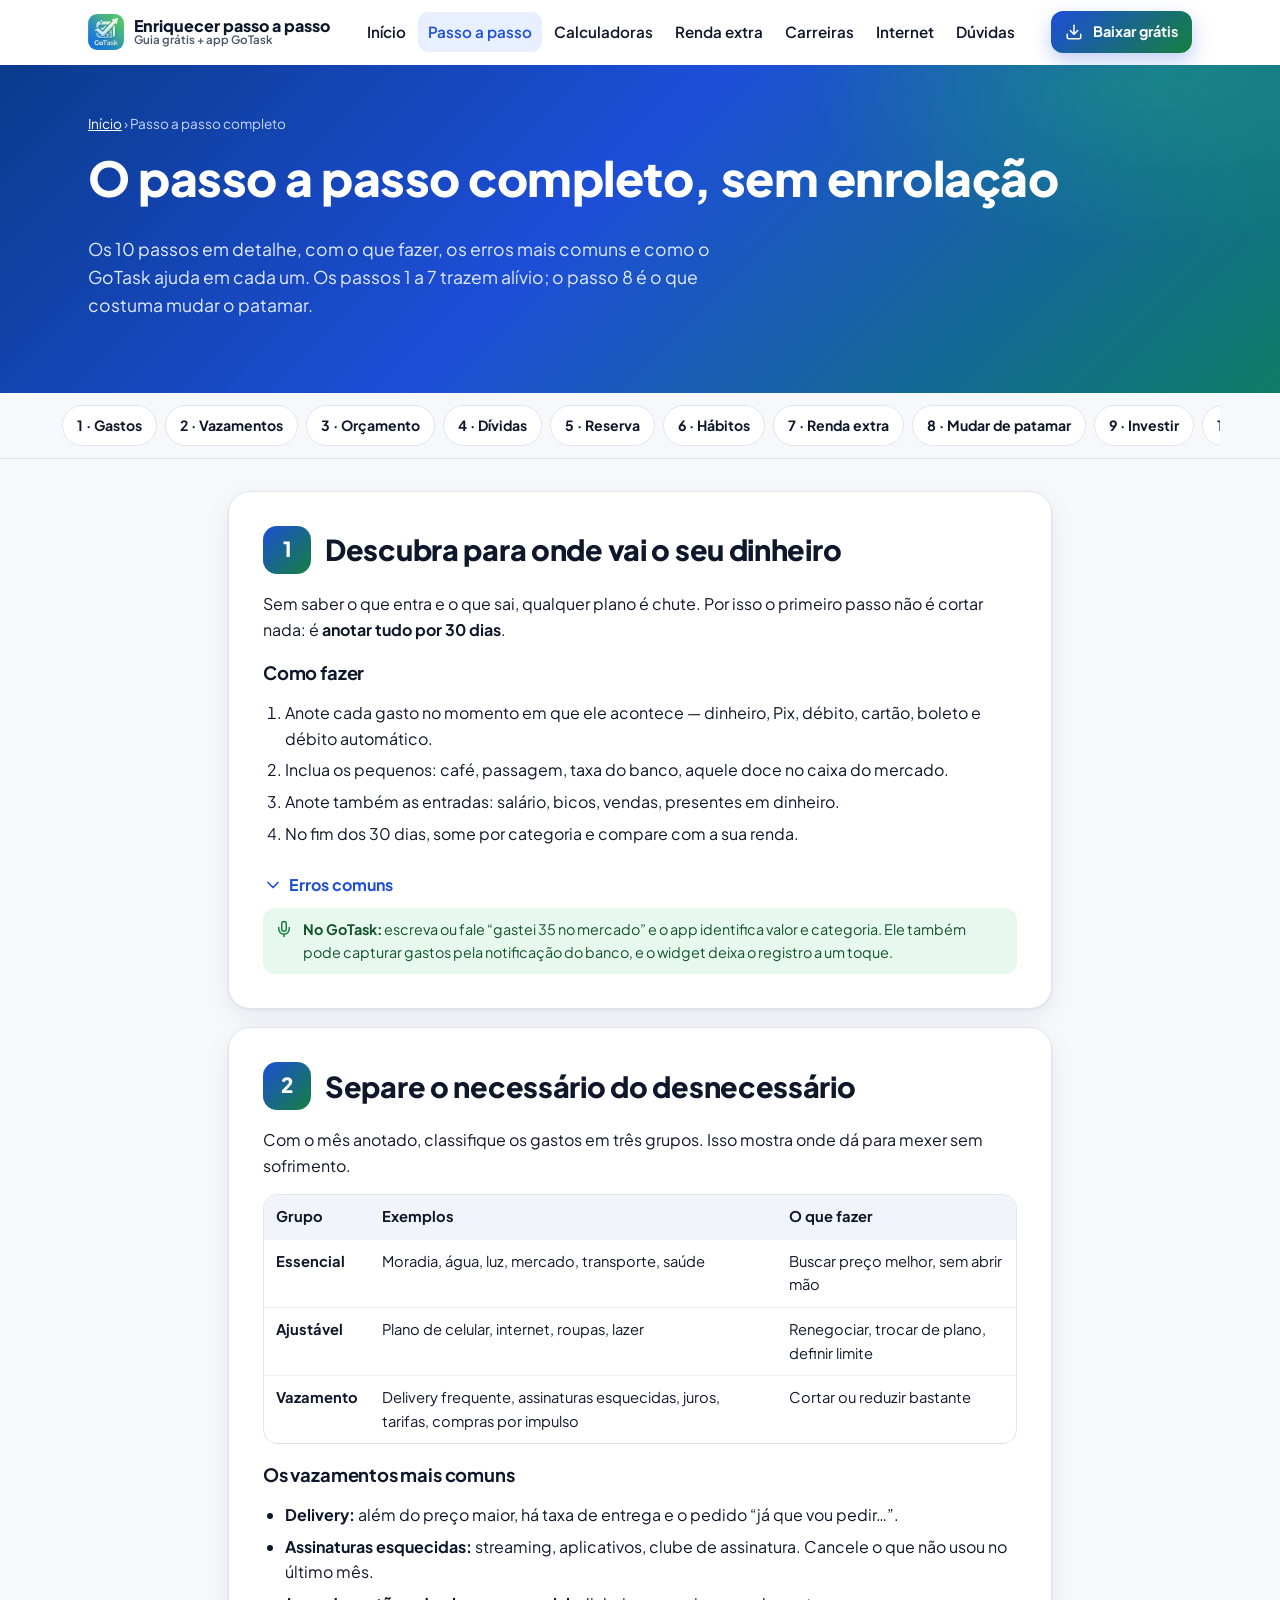
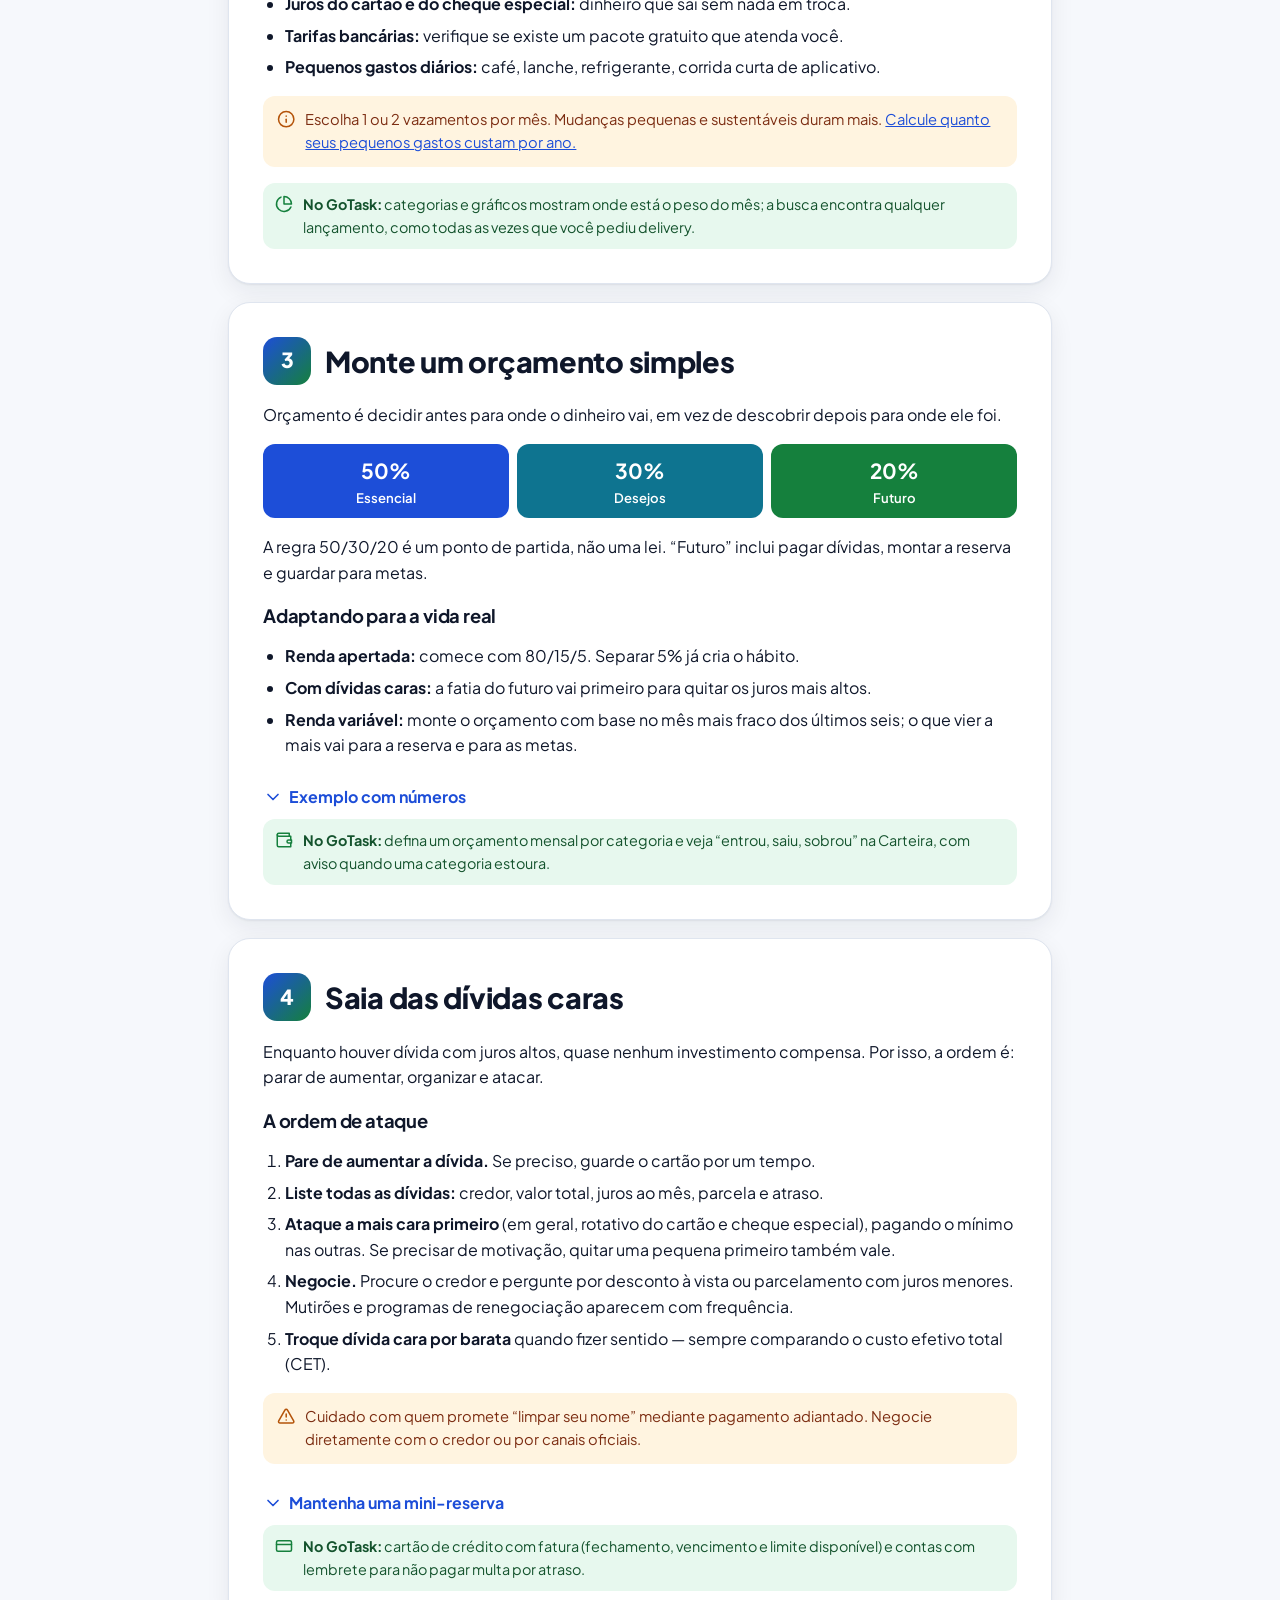
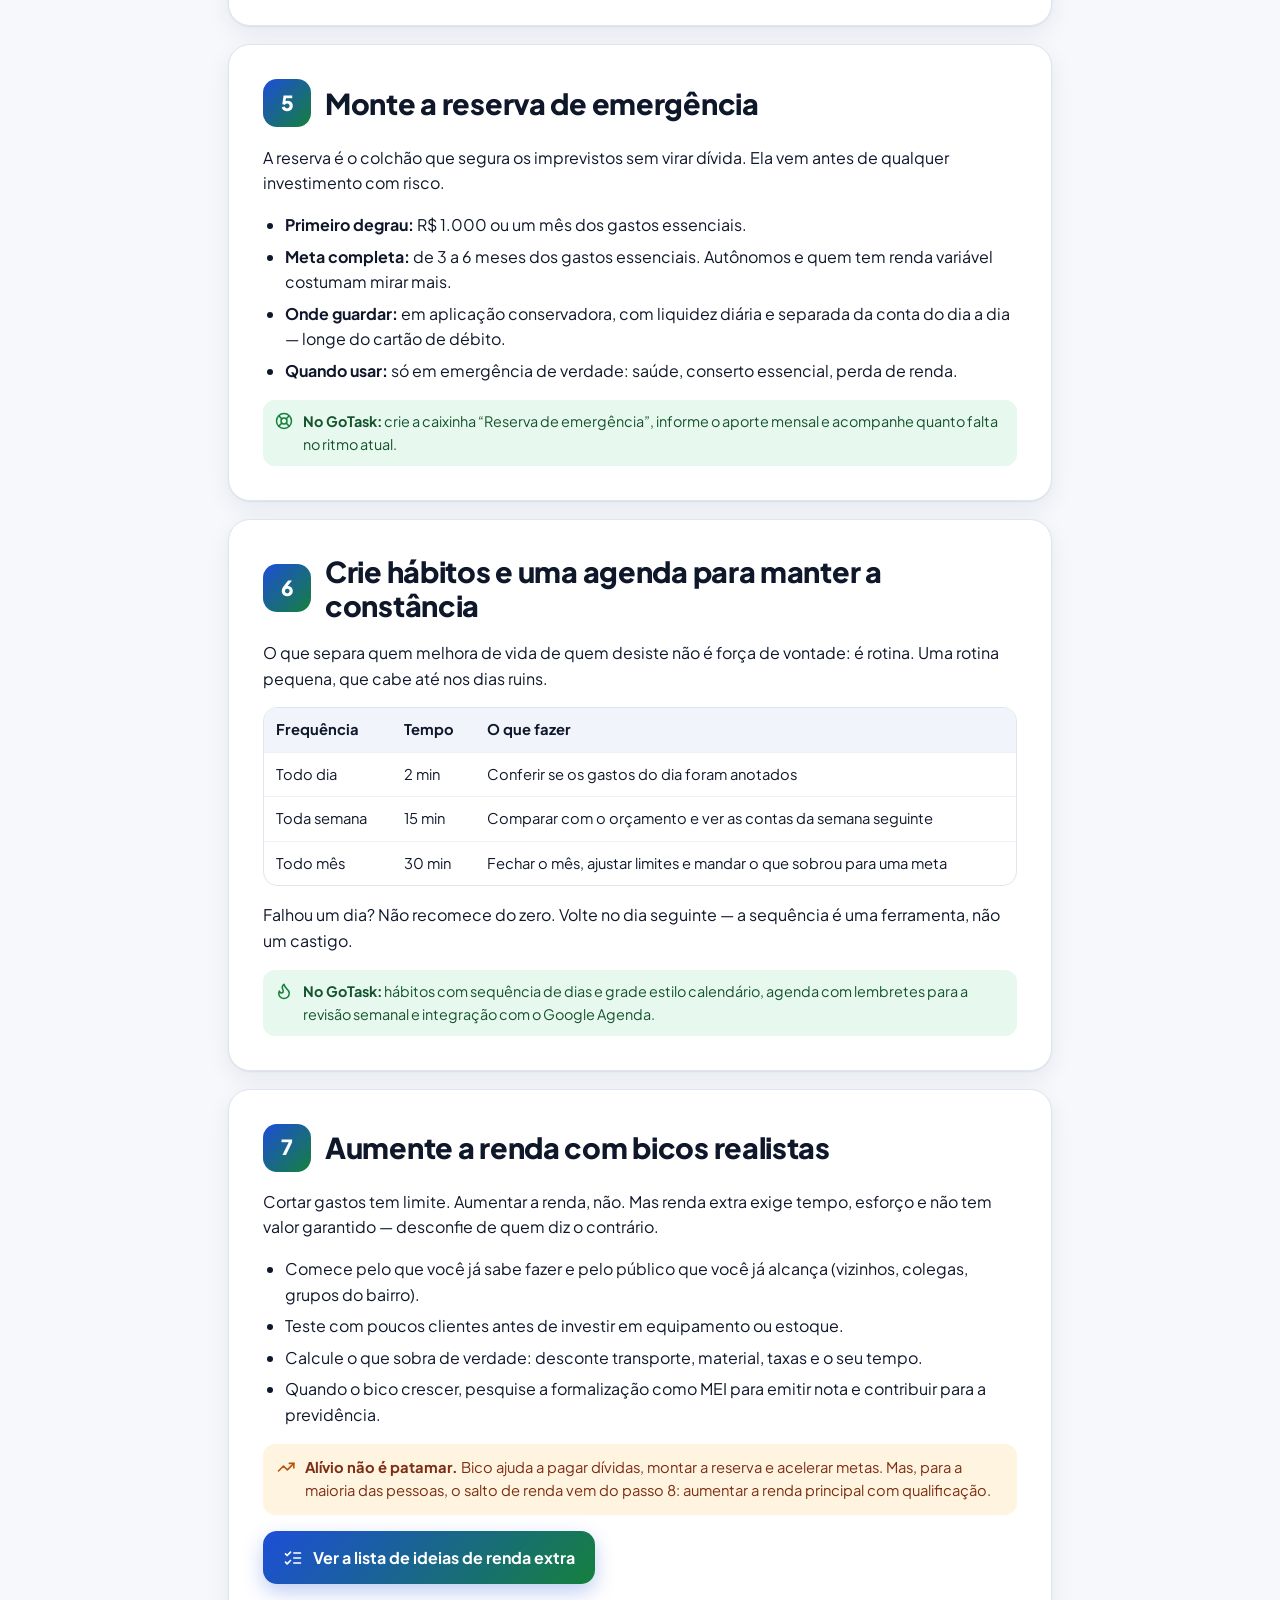
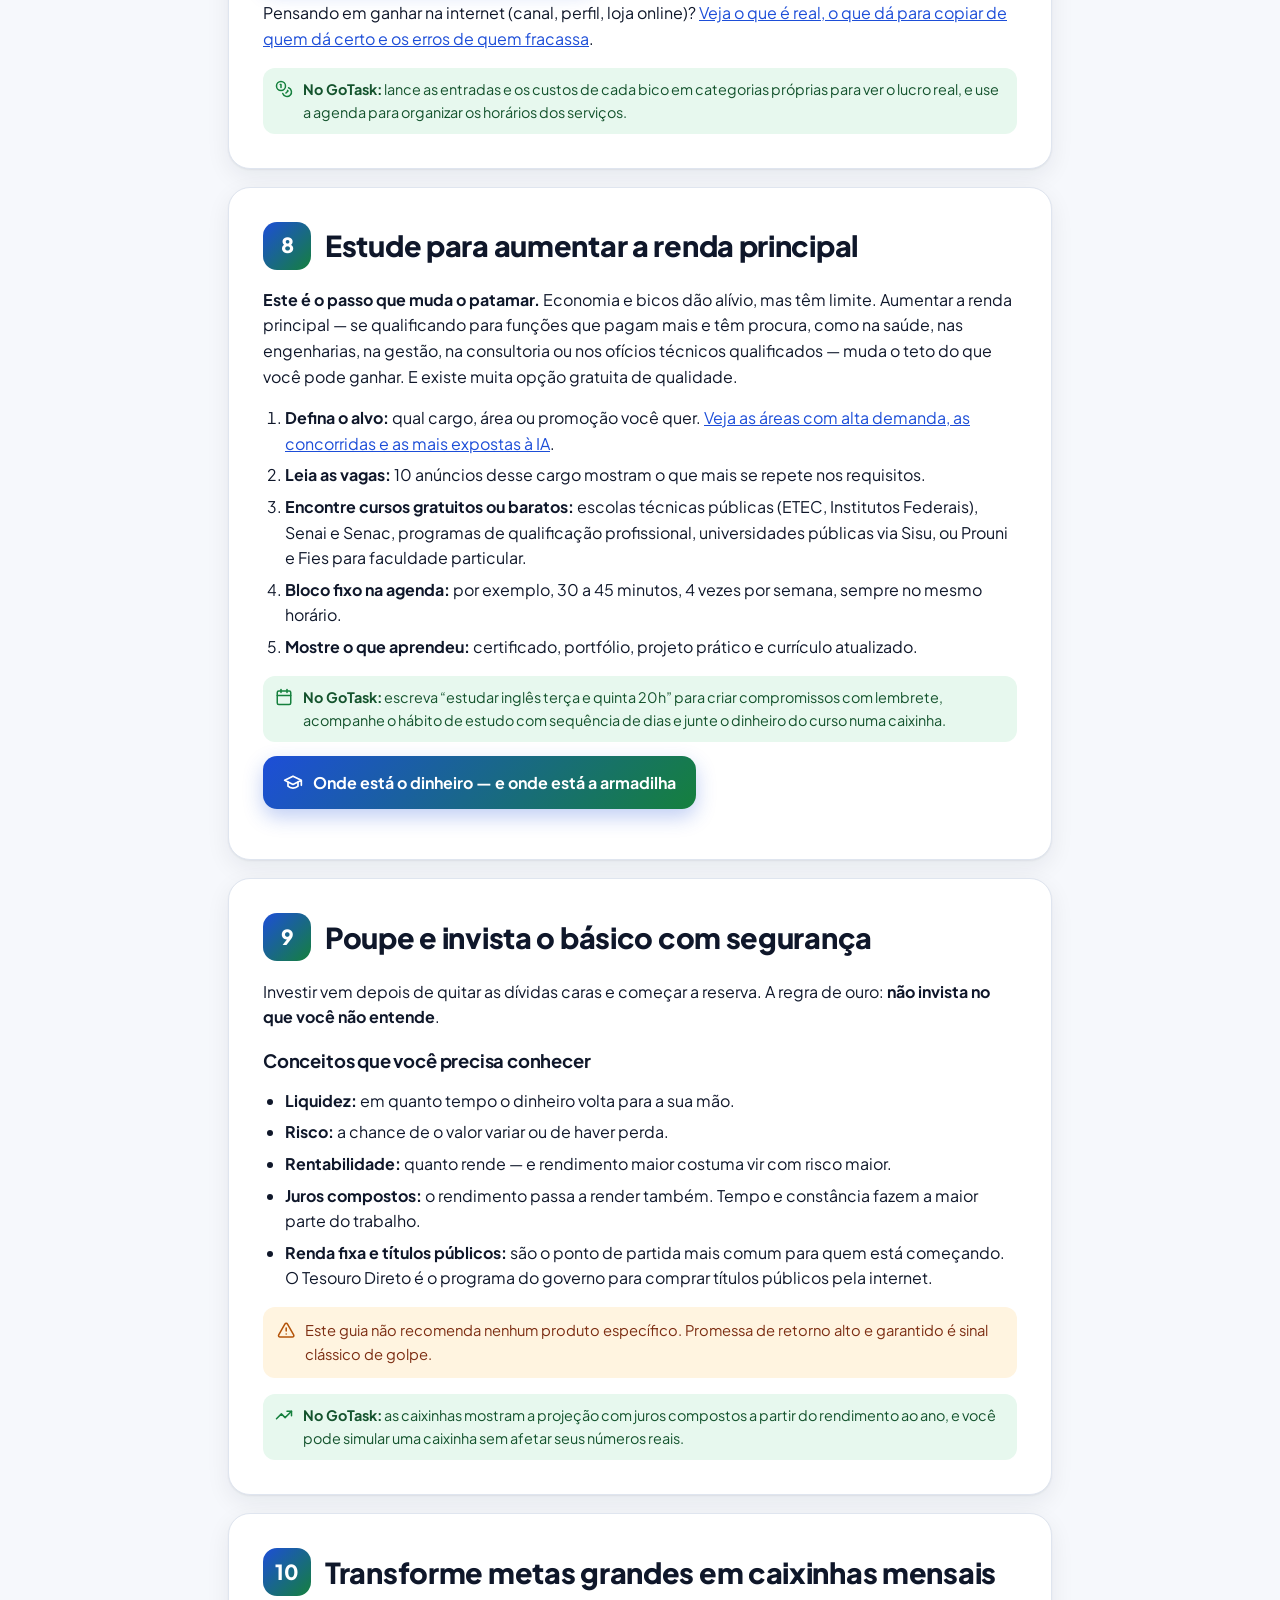
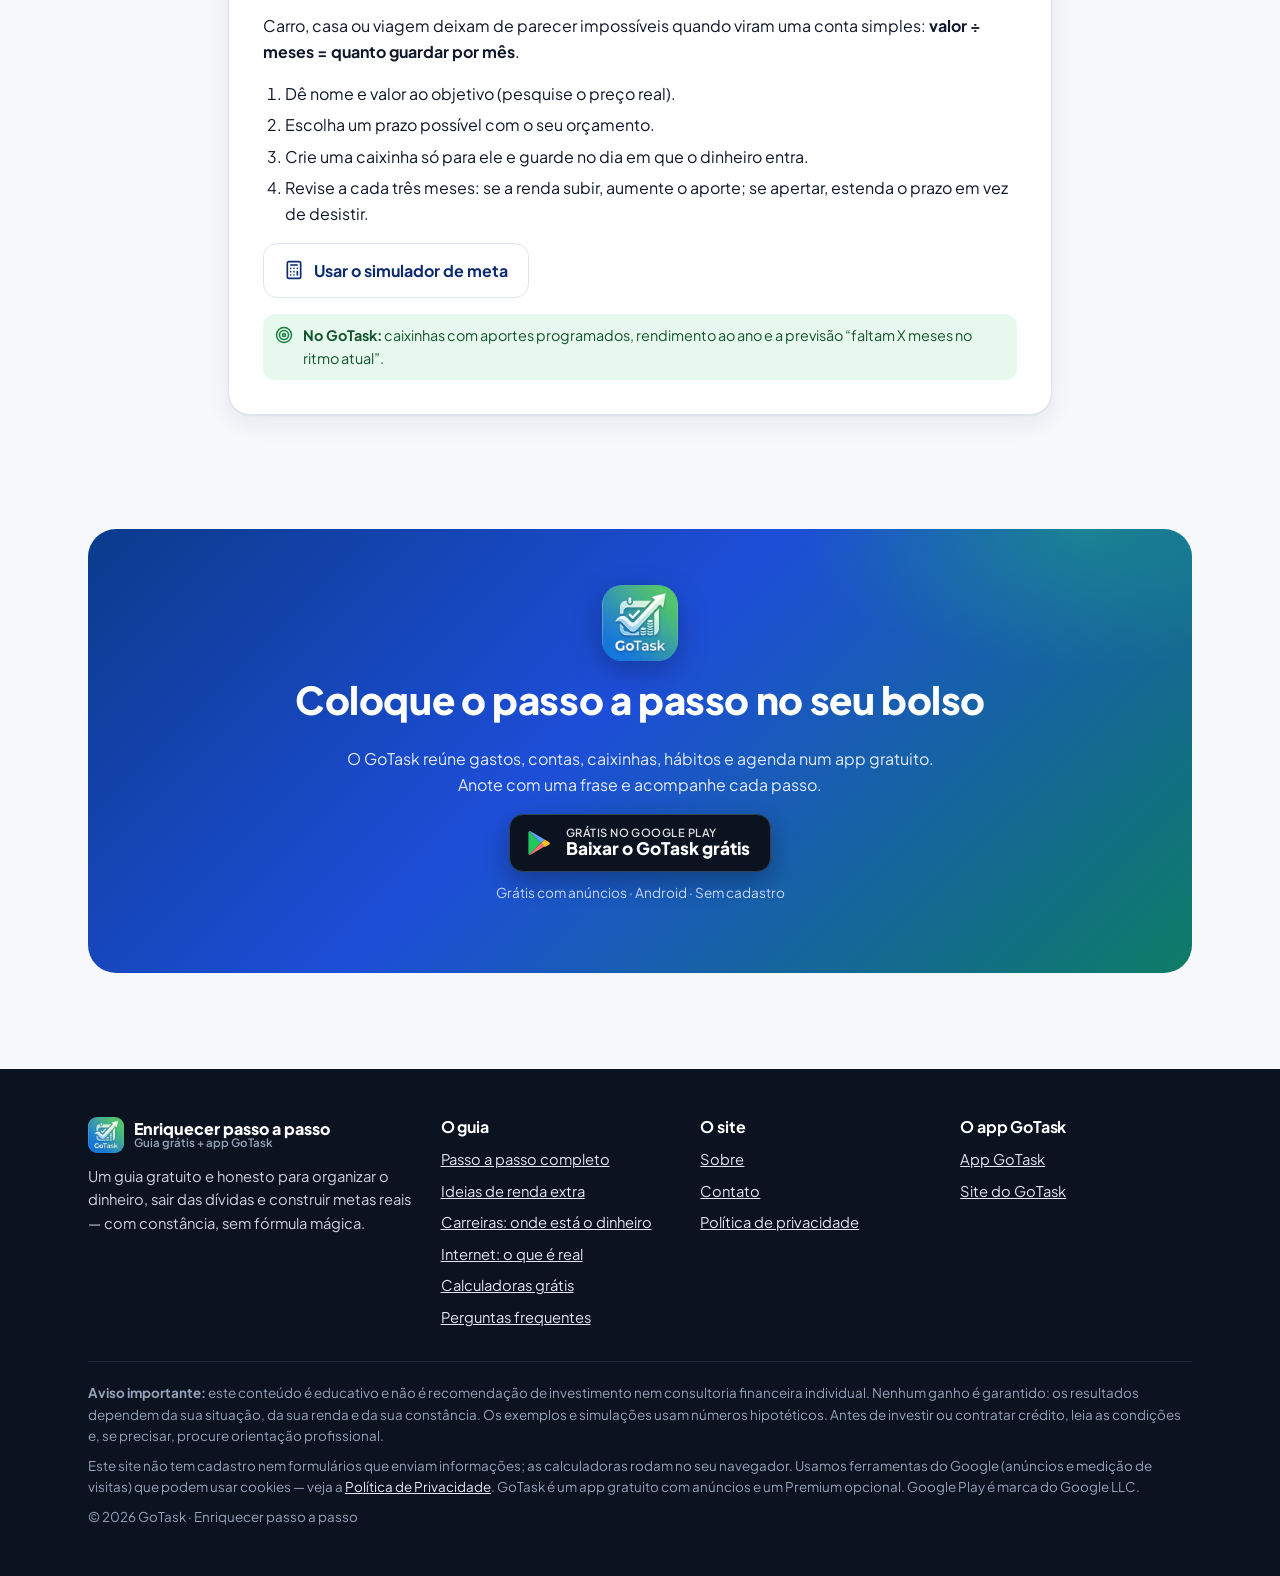
<file: passo-a-passo.html>
<!doctype html>
<html lang="pt-BR" class="sem-js">
<head>
<meta charset="utf-8">
<meta name="viewport" content="width=device-width, initial-scale=1, viewport-fit=cover">
<!-- Google tag (gtag.js) - Google Ads -->
<script async src="https://www.googletagmanager.com/gtag/js?id=AW-18362638900"></script>
<script>window.dataLayer=window.dataLayer||[];function gtag(){dataLayer.push(arguments);}gtag('js',new Date());gtag('config','AW-18362638900');</script>
<script async src="https://pagead2.googlesyndication.com/pagead/js/adsbygoogle.js?client=ca-pub-5714308302272602" crossorigin="anonymous"></script>
<meta name="theme-color" content="#0b3b8c">
<meta name="robots" content="index, follow">
<link rel="icon" href="img/favicon-48.png" sizes="48x48" type="image/png">
<link rel="apple-touch-icon" href="img/apple-touch-icon.png">
<link rel="preconnect" href="https://fonts.googleapis.com">
<link rel="preconnect" href="https://fonts.gstatic.com" crossorigin>
<link href="https://fonts.googleapis.com/css2?family=Plus+Jakarta+Sans:wght@400;600;700;800&amp;display=swap" rel="stylesheet">
<link rel="stylesheet" href="css/estilo.css">
<title>Passo a passo completo para organizar o dinheiro e melhorar de vida | Guia grátis</title>
<meta name="description" content="Os 10 passos em detalhe: anotar gastos, achar vazamentos, orçamento 50/30/20, sair das dívidas, reserva de emergência, hábitos, renda extra, estudo, investir o básico e metas.">
<link rel="canonical" href="https://enriquecerdegraca.com.br/passo-a-passo.html">
<meta property="og:type" content="article">
<meta property="og:locale" content="pt_BR">
<meta property="og:site_name" content="Enriquecer passo a passo">
<meta property="og:title" content="O passo a passo completo para melhorar de vida — grátis">
<meta property="og:description" content="10 passos práticos e honestos, do controle de gastos às metas grandes.">
<meta property="og:url" content="https://enriquecerdegraca.com.br/passo-a-passo.html">
<meta property="og:image" content="https://enriquecerdegraca.com.br/img/og-enriquecer.jpg">
<meta property="og:image:width" content="1200">
<meta property="og:image:height" content="630">
<meta name="twitter:card" content="summary_large_image">
<script type="application/ld+json">
{
  "@context": "https://schema.org",
  "@type": "Article",
  "headline": "Passo a passo completo para organizar o dinheiro e melhorar de vida",
  "inLanguage": "pt-BR",
  "image": "https://enriquecerdegraca.com.br/img/og-enriquecer.jpg",
  "datePublished": "2026-10-14",
  "dateModified": "2026-10-14",
  "author": { "@type": "Organization", "name": "LH Apps" },
  "publisher": { "@type": "Organization", "name": "LH Apps", "logo": { "@type": "ImageObject", "url": "https://enriquecerdegraca.com.br/img/apple-touch-icon.png" } },
  "mainEntityOfPage": "https://enriquecerdegraca.com.br/passo-a-passo.html"
}
</script>
</head>
<body>
<a class="pular" href="#conteudo">Pular para o conteúdo</a>
<div class="progresso-leitura" aria-hidden="true"></div>
<header class="topo">
  <div class="wrap">
    <a class="marca" href="index.html"><img src="img/gotask-96.webp" width="36" height="36" alt=""><span>Enriquecer passo a passo<small>Guia grátis + app GoTask</small></span></a>
    <nav class="menu" aria-label="Principal"><a href="index.html">Início</a><a href="passo-a-passo.html" aria-current="page">Passo a passo</a><a href="index.html#ferramentas">Calculadoras</a><a href="bicos.html">Renda extra</a><a href="carreiras.html">Carreiras</a><a href="internet.html">Internet</a><a href="index.html#duvidas">Dúvidas</a></nav>
    <div class="topo-acoes">
      <a class="btn btn-primario btn-peq btn-topo" href="https://play.google.com/store/apps/details?id=com.lhapps.gotask" data-origem="topo" target="_blank" rel="noopener"><i data-i="download"></i>Baixar grátis</a>
      <button class="btn-menu" type="button" aria-expanded="false" aria-controls="gaveta" aria-label="Abrir menu"><i data-i="menu"></i></button>
    </div>
  </div>
</header>
<nav class="gaveta" id="gaveta" aria-label="Menu do celular"><a href="index.html"><i data-i="home"></i>Início</a><a href="passo-a-passo.html" aria-current="page"><i data-i="list"></i>Passo a passo</a><a href="index.html#ferramentas"><i data-i="calculator"></i>Calculadoras</a><a href="bicos.html"><i data-i="coins"></i>Renda extra</a><a href="carreiras.html"><i data-i="cap"></i>Carreiras</a><a href="internet.html"><i data-i="globe"></i>Internet</a><a href="index.html#duvidas"><i data-i="message"></i>Dúvidas</a><a href="https://play.google.com/store/apps/details?id=com.lhapps.gotask" data-utm="menu_celular" target="_blank" rel="noopener"><i data-i="phone"></i>App GoTask</a></nav>

<main id="conteudo">
<section class="cab-pagina">
  <div class="wrap">
    <p class="migalha"><a href="index.html">Início</a> › Passo a passo completo</p>
    <h1>O passo a passo completo, sem enrolação</h1>
    <p class="lead">Os 10 passos em detalhe, com o que fazer, os erros mais comuns e como o GoTask ajuda em cada um. Os passos 1 a 7 trazem alívio; o passo 8 é o que costuma mudar o patamar.</p>
  </div>
</section>

<div class="indice-barra">
  <nav class="wrap indice" aria-label="Ir para o passo">
    <a href="#passo-1">1 · Gastos</a><a href="#passo-2">2 · Vazamentos</a><a href="#passo-3">3 · Orçamento</a><a href="#passo-4">4 · Dívidas</a><a href="#passo-5">5 · Reserva</a><a href="#passo-6">6 · Hábitos</a><a href="#passo-7">7 · Renda extra</a><a href="#passo-8">8 · Mudar de patamar</a><a href="#passo-9">9 · Investir</a><a href="#passo-10">10 · Metas</a>
  </nav>
</div>

<section class="secao" style="padding-top:32px">
  <div class="wrap" style="max-width:880px">

    <article class="passo-artigo revela" id="passo-1">
      <h2><span class="big-n">1</span>Descubra para onde vai o seu dinheiro</h2>
      <p>Sem saber o que entra e o que sai, qualquer plano é chute. Por isso o primeiro passo não é cortar nada: é <strong>anotar tudo por 30 dias</strong>.</p>
      <h3>Como fazer</h3>
      <ol>
        <li>Anote cada gasto no momento em que ele acontece — dinheiro, Pix, débito, cartão, boleto e débito automático.</li>
        <li>Inclua os pequenos: café, passagem, taxa do banco, aquele doce no caixa do mercado.</li>
        <li>Anote também as entradas: salário, bicos, vendas, presentes em dinheiro.</li>
        <li>No fim dos 30 dias, some por categoria e compare com a sua renda.</li>
      </ol>
      <button class="btn-vermais" type="button" aria-expanded="false" aria-controls="m1"><i data-i="chevron-down"></i><span>Erros comuns</span></button>
      <div class="mais-conteudo" id="m1" aria-hidden="true" inert><div>
        <ul>
          <li><b>Anotar só os gastos grandes.</b> Os pequenos, somados, costumam surpreender.</li>
          <li><b>Desistir na segunda semana.</b> Se esquecer um dia, olhe o extrato e complete. Seguir é mais importante do que ser perfeito.</li>
          <li><b>Julgar cada gasto.</b> Neste passo você só observa. As decisões vêm no passo 2.</li>
        </ul>
      </div></div>
      <div class="no-app"><i data-i="mic"></i><span><b>No GoTask:</b> escreva ou fale “gastei 35 no mercado” e o app identifica valor e categoria. Ele também pode capturar gastos pela notificação do banco, e o widget deixa o registro a um toque.</span></div>
    </article>

    <article class="passo-artigo revela" id="passo-2">
      <h2><span class="big-n">2</span>Separe o necessário do desnecessário</h2>
      <p>Com o mês anotado, classifique os gastos em três grupos. Isso mostra onde dá para mexer sem sofrimento.</p>
      <div class="tabela-wrap"><table>
        <thead><tr><th>Grupo</th><th>Exemplos</th><th>O que fazer</th></tr></thead>
        <tbody>
          <tr><td><b>Essencial</b></td><td>Moradia, água, luz, mercado, transporte, saúde</td><td>Buscar preço melhor, sem abrir mão</td></tr>
          <tr><td><b>Ajustável</b></td><td>Plano de celular, internet, roupas, lazer</td><td>Renegociar, trocar de plano, definir limite</td></tr>
          <tr><td><b>Vazamento</b></td><td>Delivery frequente, assinaturas esquecidas, juros, tarifas, compras por impulso</td><td>Cortar ou reduzir bastante</td></tr>
        </tbody>
      </table></div>
      <h3>Os vazamentos mais comuns</h3>
      <ul>
        <li><b>Delivery:</b> além do preço maior, há taxa de entrega e o pedido “já que vou pedir…”.</li>
        <li><b>Assinaturas esquecidas:</b> streaming, aplicativos, clube de assinatura. Cancele o que não usou no último mês.</li>
        <li><b>Juros do cartão e do cheque especial:</b> dinheiro que sai sem nada em troca.</li>
        <li><b>Tarifas bancárias:</b> verifique se existe um pacote gratuito que atenda você.</li>
        <li><b>Pequenos gastos diários:</b> café, lanche, refrigerante, corrida curta de aplicativo.</li>
      </ul>
      <p class="dica"><i data-i="info"></i><span>Escolha 1 ou 2 vazamentos por mês. Mudanças pequenas e sustentáveis duram mais. <a href="index.html#ferramentas">Calcule quanto seus pequenos gastos custam por ano.</a></span></p>
      <div class="no-app"><i data-i="pie"></i><span><b>No GoTask:</b> categorias e gráficos mostram onde está o peso do mês; a busca encontra qualquer lançamento, como todas as vezes que você pediu delivery.</span></div>
    </article>

    <article class="passo-artigo revela" id="passo-3">
      <h2><span class="big-n">3</span>Monte um orçamento simples</h2>
      <p>Orçamento é decidir antes para onde o dinheiro vai, em vez de descobrir depois para onde ele foi.</p>
      <div class="regra" aria-label="Regra 50/30/20">
        <div class="r1"><b>50%</b>Essencial</div>
        <div class="r2"><b>30%</b>Desejos</div>
        <div class="r3"><b>20%</b>Futuro</div>
      </div>
      <p>A regra 50/30/20 é um ponto de partida, não uma lei. “Futuro” inclui pagar dívidas, montar a reserva e guardar para metas.</p>
      <h3>Adaptando para a vida real</h3>
      <ul>
        <li><b>Renda apertada:</b> comece com 80/15/5. Separar 5% já cria o hábito.</li>
        <li><b>Com dívidas caras:</b> a fatia do futuro vai primeiro para quitar os juros mais altos.</li>
        <li><b>Renda variável:</b> monte o orçamento com base no mês mais fraco dos últimos seis; o que vier a mais vai para a reserva e para as metas.</li>
      </ul>
      <button class="btn-vermais" type="button" aria-expanded="false" aria-controls="m3"><i data-i="chevron-down"></i><span>Exemplo com números</span></button>
      <div class="mais-conteudo" id="m3" aria-hidden="true" inert><div>
        <p>Exemplo hipotético com renda de R$ 2.500 e a divisão 70/20/10:</p>
        <div class="tabela-wrap"><table>
          <thead><tr><th>Parte</th><th>%</th><th>Valor</th></tr></thead>
          <tbody>
            <tr><td>Essencial</td><td>70%</td><td>R$ 1.750</td></tr>
            <tr><td>Desejos</td><td>20%</td><td>R$ 500</td></tr>
            <tr><td>Futuro</td><td>10%</td><td>R$ 250</td></tr>
          </tbody>
        </table></div>
        <p>Os R$ 250 do futuro são separados no dia em que o salário cai, antes de qualquer outro gasto.</p>
      </div></div>
      <div class="no-app"><i data-i="wallet"></i><span><b>No GoTask:</b> defina um orçamento mensal por categoria e veja “entrou, saiu, sobrou” na Carteira, com aviso quando uma categoria estoura.</span></div>
    </article>

    <article class="passo-artigo revela" id="passo-4">
      <h2><span class="big-n">4</span>Saia das dívidas caras</h2>
      <p>Enquanto houver dívida com juros altos, quase nenhum investimento compensa. Por isso, a ordem é: parar de aumentar, organizar e atacar.</p>
      <h3>A ordem de ataque</h3>
      <ol>
        <li><b>Pare de aumentar a dívida.</b> Se preciso, guarde o cartão por um tempo.</li>
        <li><b>Liste todas as dívidas:</b> credor, valor total, juros ao mês, parcela e atraso.</li>
        <li><b>Ataque a mais cara primeiro</b> (em geral, rotativo do cartão e cheque especial), pagando o mínimo nas outras. Se precisar de motivação, quitar uma pequena primeiro também vale.</li>
        <li><b>Negocie.</b> Procure o credor e pergunte por desconto à vista ou parcelamento com juros menores. Mutirões e programas de renegociação aparecem com frequência.</li>
        <li><b>Troque dívida cara por barata</b> quando fizer sentido — sempre comparando o custo efetivo total (CET).</li>
      </ol>
      <p class="dica"><i data-i="alert"></i><span>Cuidado com quem promete “limpar seu nome” mediante pagamento adiantado. Negocie diretamente com o credor ou por canais oficiais.</span></p>
      <button class="btn-vermais" type="button" aria-expanded="false" aria-controls="m4"><i data-i="chevron-down"></i><span>Mantenha uma mini-reserva</span></button>
      <div class="mais-conteudo" id="m4" aria-hidden="true" inert><div>
        <p>Enquanto paga as dívidas, tente manter uma pequena quantia guardada (por exemplo, R$ 300 a R$ 500). Ela evita que um imprevisto mande você de volta para o cartão.</p>
      </div></div>
      <div class="no-app"><i data-i="card"></i><span><b>No GoTask:</b> cartão de crédito com fatura (fechamento, vencimento e limite disponível) e contas com lembrete para não pagar multa por atraso.</span></div>
    </article>

    <article class="passo-artigo revela" id="passo-5">
      <h2><span class="big-n">5</span>Monte a reserva de emergência</h2>
      <p>A reserva é o colchão que segura os imprevistos sem virar dívida. Ela vem antes de qualquer investimento com risco.</p>
      <ul>
        <li><b>Primeiro degrau:</b> R$ 1.000 ou um mês dos gastos essenciais.</li>
        <li><b>Meta completa:</b> de 3 a 6 meses dos gastos essenciais. Autônomos e quem tem renda variável costumam mirar mais.</li>
        <li><b>Onde guardar:</b> em aplicação conservadora, com liquidez diária e separada da conta do dia a dia — longe do cartão de débito.</li>
        <li><b>Quando usar:</b> só em emergência de verdade: saúde, conserto essencial, perda de renda.</li>
      </ul>
      <div class="no-app"><i data-i="buoy"></i><span><b>No GoTask:</b> crie a caixinha “Reserva de emergência”, informe o aporte mensal e acompanhe quanto falta no ritmo atual.</span></div>
    </article>

    <article class="passo-artigo revela" id="passo-6">
      <h2><span class="big-n">6</span>Crie hábitos e uma agenda para manter a constância</h2>
      <p>O que separa quem melhora de vida de quem desiste não é força de vontade: é rotina. Uma rotina pequena, que cabe até nos dias ruins.</p>
      <div class="tabela-wrap"><table>
        <thead><tr><th>Frequência</th><th>Tempo</th><th>O que fazer</th></tr></thead>
        <tbody>
          <tr><td>Todo dia</td><td>2 min</td><td>Conferir se os gastos do dia foram anotados</td></tr>
          <tr><td>Toda semana</td><td>15 min</td><td>Comparar com o orçamento e ver as contas da semana seguinte</td></tr>
          <tr><td>Todo mês</td><td>30 min</td><td>Fechar o mês, ajustar limites e mandar o que sobrou para uma meta</td></tr>
        </tbody>
      </table></div>
      <p>Falhou um dia? Não recomece do zero. Volte no dia seguinte — a sequência é uma ferramenta, não um castigo.</p>
      <div class="no-app"><i data-i="flame"></i><span><b>No GoTask:</b> hábitos com sequência de dias e grade estilo calendário, agenda com lembretes para a revisão semanal e integração com o Google Agenda.</span></div>
    </article>

    <article class="passo-artigo revela" id="passo-7">
      <h2><span class="big-n">7</span>Aumente a renda com bicos realistas</h2>
      <p>Cortar gastos tem limite. Aumentar a renda, não. Mas renda extra exige tempo, esforço e não tem valor garantido — desconfie de quem diz o contrário.</p>
      <ul>
        <li>Comece pelo que você já sabe fazer e pelo público que você já alcança (vizinhos, colegas, grupos do bairro).</li>
        <li>Teste com poucos clientes antes de investir em equipamento ou estoque.</li>
        <li>Calcule o que sobra de verdade: desconte transporte, material, taxas e o seu tempo.</li>
        <li>Quando o bico crescer, pesquise a formalização como MEI para emitir nota e contribuir para a previdência.</li>
      </ul>
      <p class="dica"><i data-i="trending-up"></i><span><b>Alívio não é patamar.</b> Bico ajuda a pagar dívidas, montar a reserva e acelerar metas. Mas, para a maioria das pessoas, o salto de renda vem do passo 8: aumentar a renda principal com qualificação.</span></p>
      <p><a class="btn btn-primario" href="bicos.html"><i data-i="list"></i>Ver a lista de ideias de renda extra</a></p>
      <p>Pensando em ganhar na internet (canal, perfil, loja online)? <a href="internet.html">Veja o que é real, o que dá para copiar de quem dá certo e os erros de quem fracassa</a>.</p>
      <div class="no-app"><i data-i="coins"></i><span><b>No GoTask:</b> lance as entradas e os custos de cada bico em categorias próprias para ver o lucro real, e use a agenda para organizar os horários dos serviços.</span></div>
    </article>

    <article class="passo-artigo revela" id="passo-8">
      <h2><span class="big-n">8</span>Estude para aumentar a renda principal</h2>
      <p><strong>Este é o passo que muda o patamar.</strong> Economia e bicos dão alívio, mas têm limite. Aumentar a renda principal — se qualificando para funções que pagam mais e têm procura, como na saúde, nas engenharias, na gestão, na consultoria ou nos ofícios técnicos qualificados — muda o teto do que você pode ganhar. E existe muita opção gratuita de qualidade.</p>
      <ol>
        <li><b>Defina o alvo:</b> qual cargo, área ou promoção você quer. <a href="carreiras.html">Veja as áreas com alta demanda, as concorridas e as mais expostas à IA</a>.</li>
        <li><b>Leia as vagas:</b> 10 anúncios desse cargo mostram o que mais se repete nos requisitos.</li>
        <li><b>Encontre cursos gratuitos ou baratos:</b> escolas técnicas públicas (ETEC, Institutos Federais), Senai e Senac, programas de qualificação profissional, universidades públicas via Sisu, ou Prouni e Fies para faculdade particular.</li>
        <li><b>Bloco fixo na agenda:</b> por exemplo, 30 a 45 minutos, 4 vezes por semana, sempre no mesmo horário.</li>
        <li><b>Mostre o que aprendeu:</b> certificado, portfólio, projeto prático e currículo atualizado.</li>
      </ol>
      <div class="no-app"><i data-i="calendar"></i><span><b>No GoTask:</b> escreva “estudar inglês terça e quinta 20h” para criar compromissos com lembrete, acompanhe o hábito de estudo com sequência de dias e junte o dinheiro do curso numa caixinha.</span></div>
      <p style="margin-top:14px"><a class="btn btn-primario" href="carreiras.html"><i data-i="cap"></i>Onde está o dinheiro — e onde está a armadilha</a></p>
    </article>

    <article class="passo-artigo revela" id="passo-9">
      <h2><span class="big-n">9</span>Poupe e invista o básico com segurança</h2>
      <p>Investir vem depois de quitar as dívidas caras e começar a reserva. A regra de ouro: <strong>não invista no que você não entende</strong>.</p>
      <h3>Conceitos que você precisa conhecer</h3>
      <ul>
        <li><b>Liquidez:</b> em quanto tempo o dinheiro volta para a sua mão.</li>
        <li><b>Risco:</b> a chance de o valor variar ou de haver perda.</li>
        <li><b>Rentabilidade:</b> quanto rende — e rendimento maior costuma vir com risco maior.</li>
        <li><b>Juros compostos:</b> o rendimento passa a render também. Tempo e constância fazem a maior parte do trabalho.</li>
        <li><b>Renda fixa e títulos públicos:</b> são o ponto de partida mais comum para quem está começando. O Tesouro Direto é o programa do governo para comprar títulos públicos pela internet.</li>
      </ul>
      <p class="dica"><i data-i="alert"></i><span>Este guia não recomenda nenhum produto específico. Promessa de retorno alto e garantido é sinal clássico de golpe.</span></p>
      <div class="no-app"><i data-i="trending-up"></i><span><b>No GoTask:</b> as caixinhas mostram a projeção com juros compostos a partir do rendimento ao ano, e você pode simular uma caixinha sem afetar seus números reais.</span></div>
    </article>

    <article class="passo-artigo revela" id="passo-10">
      <h2><span class="big-n">10</span>Transforme metas grandes em caixinhas mensais</h2>
      <p>Carro, casa ou viagem deixam de parecer impossíveis quando viram uma conta simples: <strong>valor ÷ meses = quanto guardar por mês</strong>.</p>
      <ol>
        <li>Dê nome e valor ao objetivo (pesquise o preço real).</li>
        <li>Escolha um prazo possível com o seu orçamento.</li>
        <li>Crie uma caixinha só para ele e guarde no dia em que o dinheiro entra.</li>
        <li>Revise a cada três meses: se a renda subir, aumente o aporte; se apertar, estenda o prazo em vez de desistir.</li>
      </ol>
      <p><a class="btn btn-sec" href="index.html#ferramentas"><i data-i="calculator"></i>Usar o simulador de meta</a></p>
      <div class="no-app"><i data-i="target"></i><span><b>No GoTask:</b> caixinhas com aportes programados, rendimento ao ano e a previsão “faltam X meses no ritmo atual”.</span></div>
    </article>

  </div>
</section>

<section class="secao" style="padding-top:0">
  <div class="wrap">
    <div class="cta-final revela">
      <img class="icone-app" src="img/gotask-192.webp" width="76" height="76" alt="Ícone do app GoTask" loading="lazy">
      <h2>Coloque o passo a passo no seu bolso</h2>
      <p>O GoTask reúne gastos, contas, caixinhas, hábitos e agenda num app gratuito. Anote com uma frase e acompanhe cada passo.</p>
      <div class="cta-linha"><a class="btn-play" href="https://play.google.com/store/apps/details?id=com.lhapps.gotask" data-origem="passos_final" target="_blank" rel="noopener"><svg viewBox="0 0 24 24" aria-hidden="true" focusable="false"><path fill="#22c55e" d="M4 2.6 13.6 12 4 21.4c-.3-.2-.5-.6-.5-1V3.6c0-.4.2-.8.5-1z"/><path fill="#60a5fa" d="M4 2.6c.3-.2.8-.2 1.2 0l11.6 6.8-3.2 2.6z"/><path fill="#f87171" d="m13.6 12 3.2 2.6-11.6 6.8c-.4.2-.9.2-1.2 0z"/><path fill="#fbbf24" d="m16.8 9.4 3.4 2c.7.4.7 1.4 0 1.8l-3.4 2L13.6 12z"/></svg><span><small>Grátis no Google Play</small><strong>Baixar o GoTask grátis</strong></span></a></div>
      <p class="cta-nota" style="color:#c7d6ff">Grátis com anúncios · Android · Sem cadastro</p>
    </div>
  </div>
</section>
</main>
<footer class="rodape">
  <div class="wrap">
    <div class="rodape-grade">
      <div>
        <a class="marca" href="index.html"><img src="img/gotask-96.webp" width="36" height="36" alt=""><span>Enriquecer passo a passo<small>Guia grátis + app GoTask</small></span></a>
        <p>Um guia gratuito e honesto para organizar o dinheiro, sair das dívidas e construir metas reais — com constância, sem fórmula mágica.</p>
      </div>
      <div>
        <h4>O guia</h4>
        <ul>
          <li><a href="passo-a-passo.html">Passo a passo completo</a></li>
          <li><a href="bicos.html">Ideias de renda extra</a></li>
          <li><a href="carreiras.html">Carreiras: onde está o dinheiro</a></li>
          <li><a href="internet.html">Internet: o que é real</a></li>
          <li><a href="index.html#ferramentas">Calculadoras grátis</a></li>
          <li><a href="index.html#duvidas">Perguntas frequentes</a></li>
        </ul>
      </div>
      <div>
        <h4>O site</h4>
        <ul>
          <li><a href="sobre.html">Sobre</a></li>
          <li><a href="contato.html">Contato</a></li>
          <li><a href="privacidade.html">Política de privacidade</a></li>
        </ul>
      </div>
      <div>
        <h4>O app GoTask</h4>
        <ul>
          <li><a href="https://play.google.com/store/apps/details?id=com.lhapps.gotask" data-utm="rodape" target="_blank" rel="noopener">App GoTask</a></li>
          <li><a href="https://leonardo179.github.io/gotask/">Site do GoTask</a></li>
        </ul>
      </div>
    </div>
    <div class="aviso-legal">
      <p><strong>Aviso importante:</strong> este conteúdo é educativo e não é recomendação de investimento nem consultoria financeira individual. Nenhum ganho é garantido: os resultados dependem da sua situação, da sua renda e da sua constância. Os exemplos e simulações usam números hipotéticos. Antes de investir ou contratar crédito, leia as condições e, se precisar, procure orientação profissional.</p>
      <p>Este site não tem cadastro nem formulários que enviam informações; as calculadoras rodam no seu navegador. Usamos ferramentas do Google (anúncios e medição de visitas) que podem usar cookies — veja a <a href="privacidade.html">Política de Privacidade</a>. GoTask é um app gratuito com anúncios e um Premium opcional. Google Play é marca do Google LLC.</p>
      <p>© <span data-ano>2026</span> GoTask · Enriquecer passo a passo</p>
    </div>
  </div>
</footer>
<script src="js/site.js"></script>
</body>
</html>
</file>
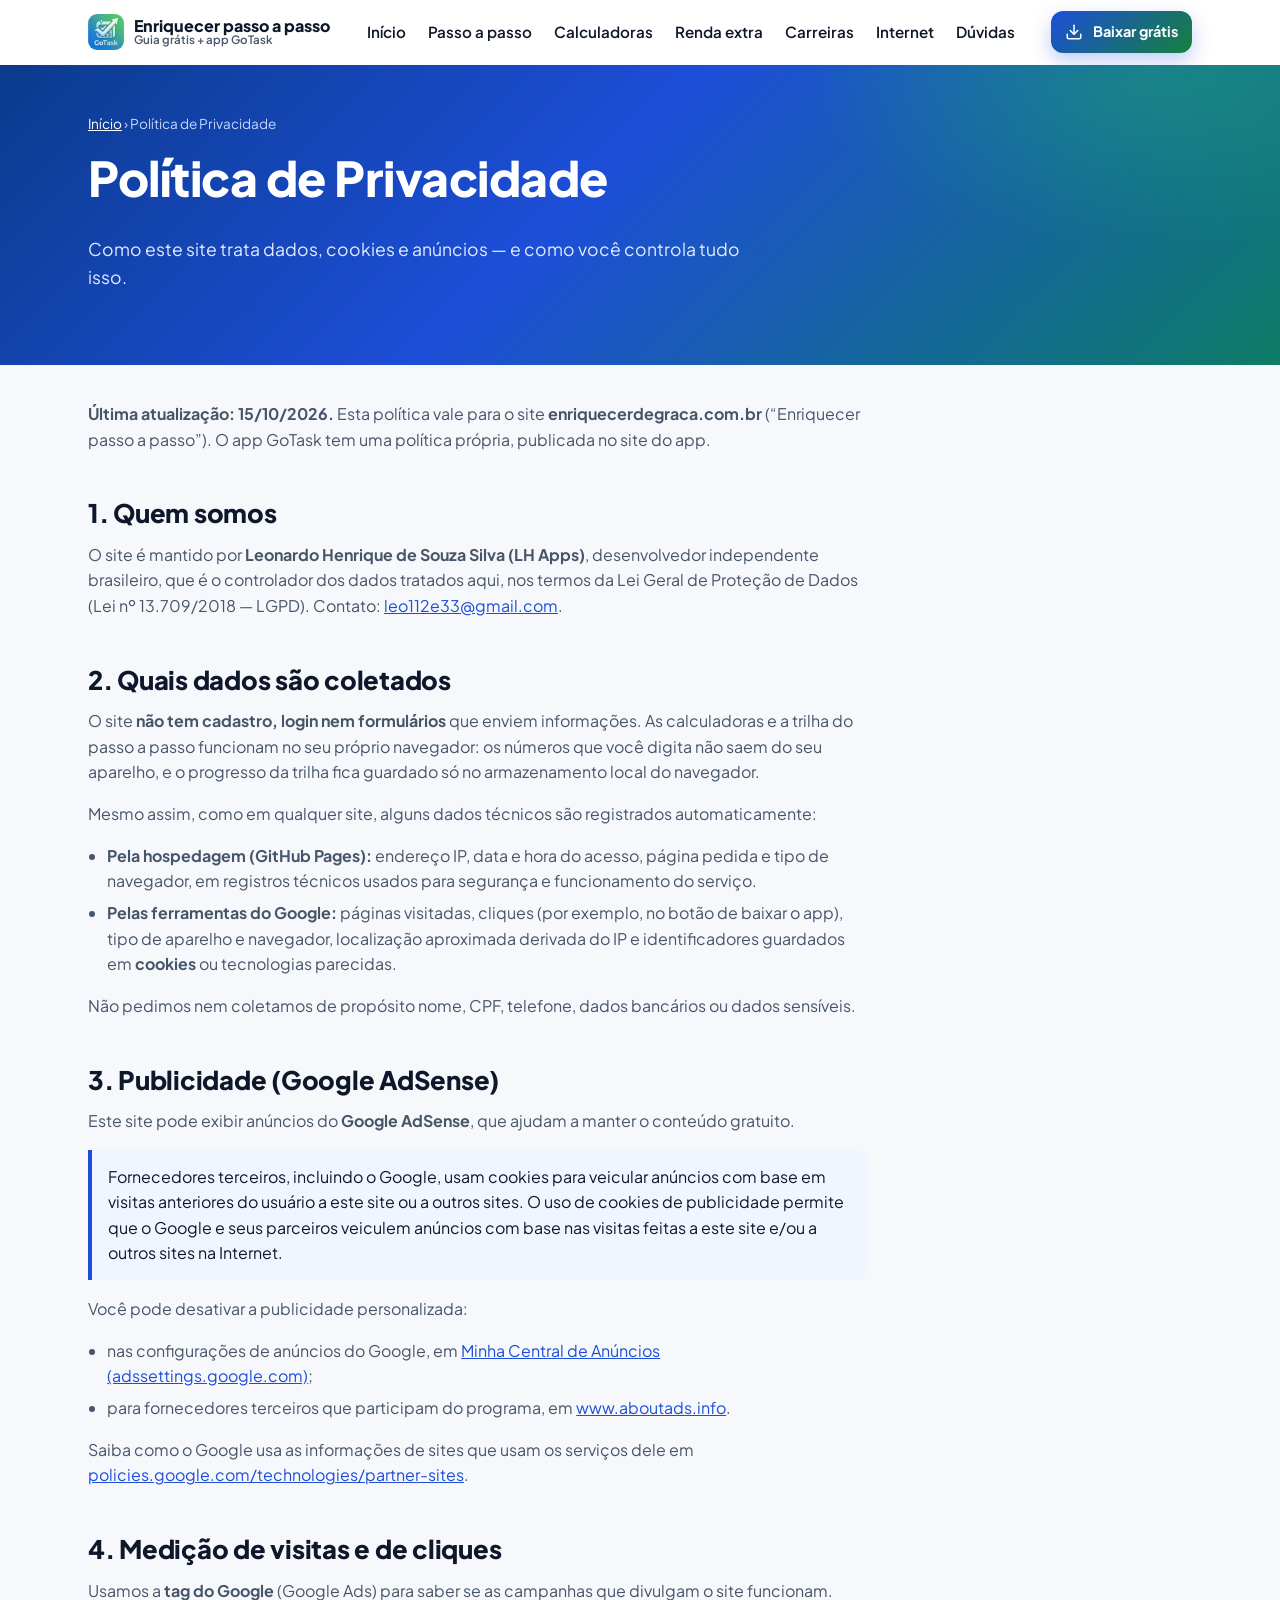
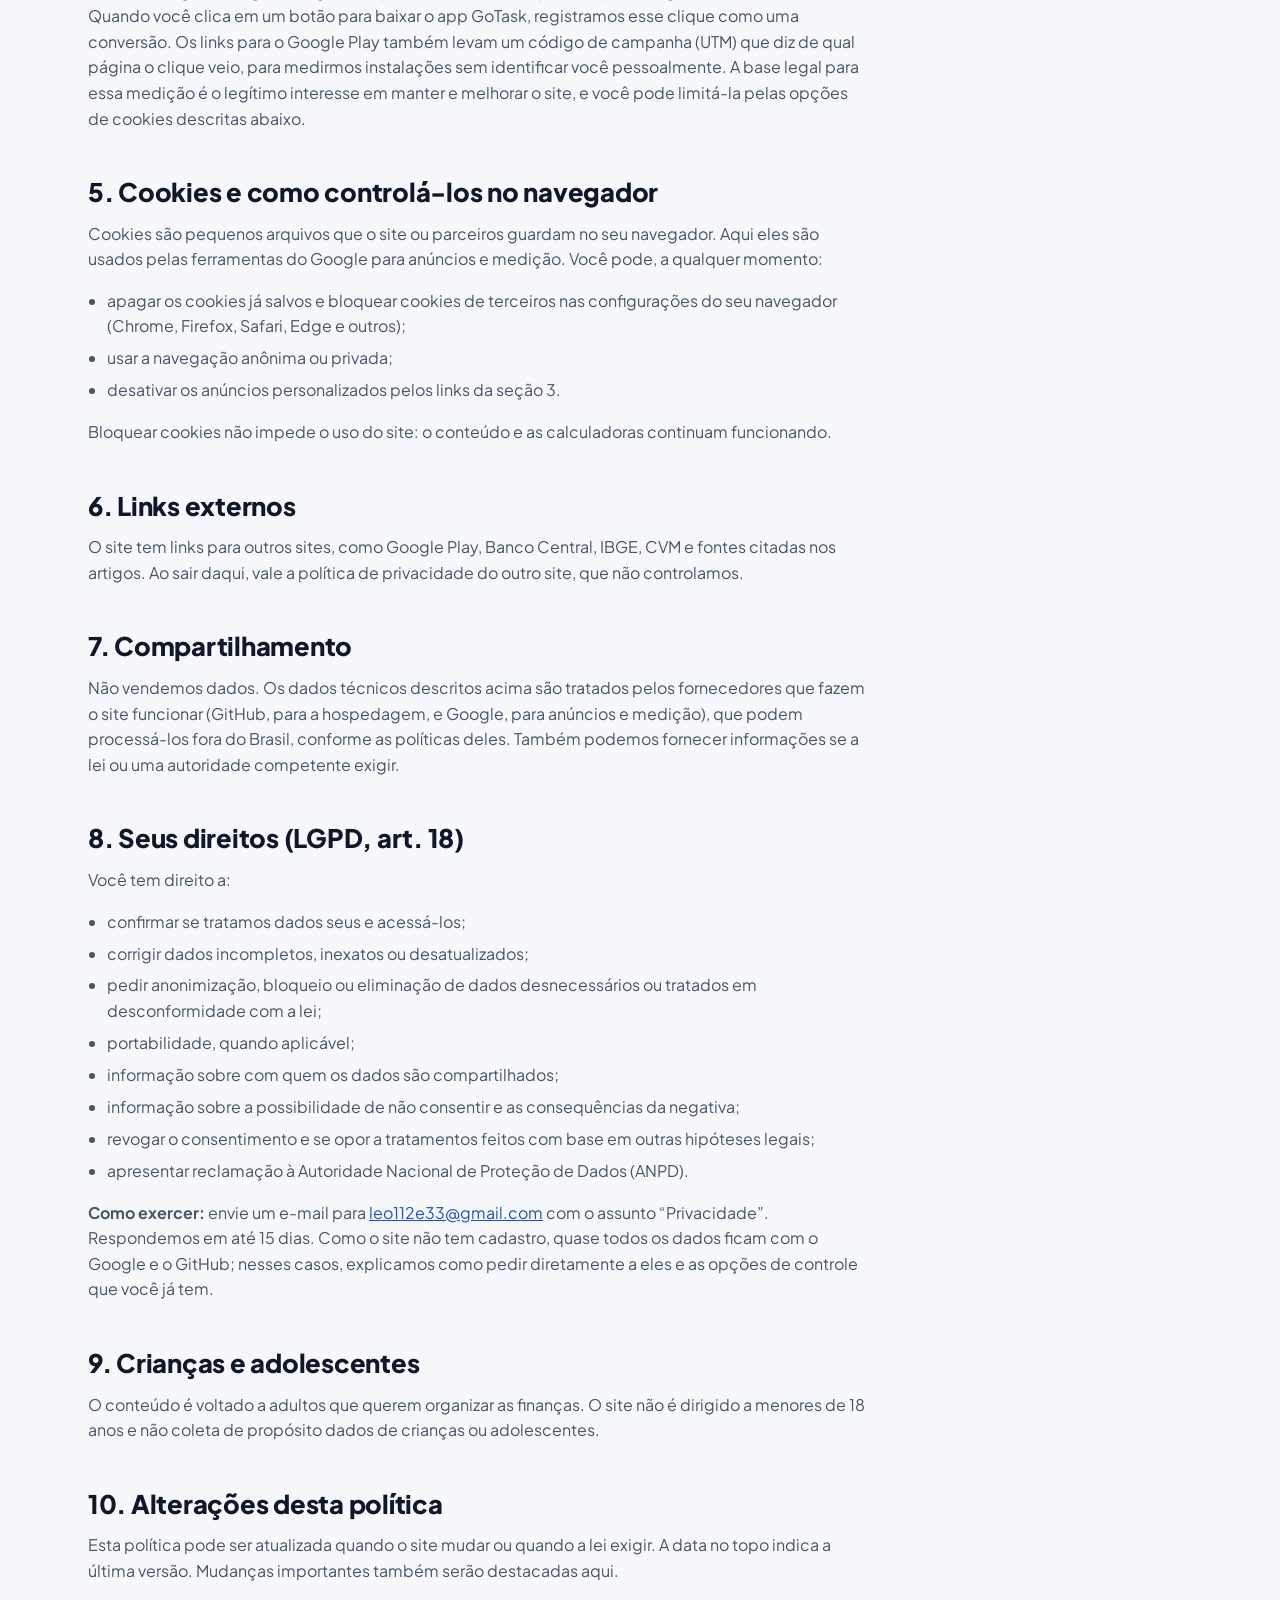
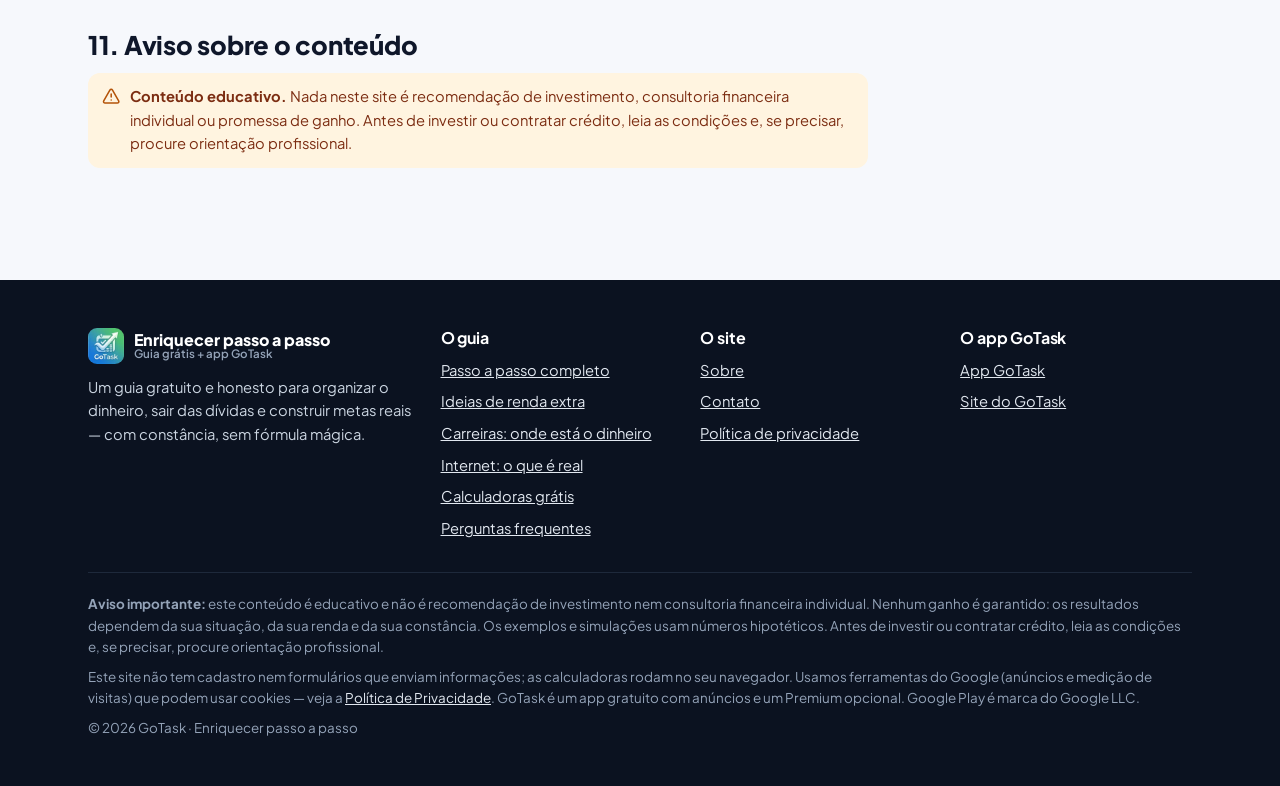
<file: privacidade.html>
<!doctype html>
<html lang="pt-BR" class="sem-js">
<head>
<meta charset="utf-8">
<meta name="viewport" content="width=device-width, initial-scale=1, viewport-fit=cover">
<!-- Google tag (gtag.js) - Google Ads -->
<script async src="https://www.googletagmanager.com/gtag/js?id=AW-18362638900"></script>
<script>window.dataLayer=window.dataLayer||[];function gtag(){dataLayer.push(arguments);}gtag('js',new Date());gtag('config','AW-18362638900');</script>
<script async src="https://pagead2.googlesyndication.com/pagead/js/adsbygoogle.js?client=ca-pub-5714308302272602" crossorigin="anonymous"></script>
<meta name="theme-color" content="#0b3b8c">
<meta name="robots" content="index, follow">
<link rel="icon" href="img/favicon-48.png" sizes="48x48" type="image/png">
<link rel="apple-touch-icon" href="img/apple-touch-icon.png">
<link rel="preconnect" href="https://fonts.googleapis.com">
<link rel="preconnect" href="https://fonts.gstatic.com" crossorigin>
<link href="https://fonts.googleapis.com/css2?family=Plus+Jakarta+Sans:wght@400;600;700;800&amp;display=swap" rel="stylesheet">
<link rel="stylesheet" href="css/estilo.css">
<title>Política de Privacidade | Enriquecer passo a passo</title>
<meta name="description" content="Política de Privacidade do site Enriquecer passo a passo: dados coletados, cookies, anúncios do Google AdSense, medição de cliques e seus direitos pela LGPD.">
<link rel="canonical" href="https://enriquecerdegraca.com.br/privacidade.html">
<meta property="og:type" content="website">
<meta property="og:locale" content="pt_BR">
<meta property="og:site_name" content="Enriquecer passo a passo">
<meta property="og:title" content="Política de Privacidade do Enriquecer passo a passo">
<meta property="og:description" content="Política de Privacidade do site Enriquecer passo a passo: dados coletados, cookies, anúncios do Google AdSense, medição de cliques e seus direitos pela LGPD.">
<meta property="og:url" content="https://enriquecerdegraca.com.br/privacidade.html">
<meta property="og:image" content="https://enriquecerdegraca.com.br/img/og-enriquecer.jpg">
<meta property="og:image:width" content="1200">
<meta property="og:image:height" content="630">
<meta name="twitter:card" content="summary_large_image">
</head>
<body>
<a class="pular" href="#conteudo">Pular para o conteúdo</a>
<div class="progresso-leitura" aria-hidden="true"></div>
<header class="topo">
  <div class="wrap">
    <a class="marca" href="index.html"><img src="img/gotask-96.webp" width="36" height="36" alt=""><span>Enriquecer passo a passo<small>Guia grátis + app GoTask</small></span></a>
    <nav class="menu" aria-label="Principal"><a href="index.html">Início</a><a href="passo-a-passo.html">Passo a passo</a><a href="index.html#ferramentas">Calculadoras</a><a href="bicos.html">Renda extra</a><a href="carreiras.html">Carreiras</a><a href="internet.html">Internet</a><a href="index.html#duvidas">Dúvidas</a></nav>
    <div class="topo-acoes">
      <a class="btn btn-primario btn-peq btn-topo" href="https://play.google.com/store/apps/details?id=com.lhapps.gotask" data-origem="topo" target="_blank" rel="noopener"><i data-i="download"></i>Baixar grátis</a>
      <button class="btn-menu" type="button" aria-expanded="false" aria-controls="gaveta" aria-label="Abrir menu"><i data-i="menu"></i></button>
    </div>
  </div>
</header>
<nav class="gaveta" id="gaveta" aria-label="Menu do celular"><a href="index.html"><i data-i="home"></i>Início</a><a href="passo-a-passo.html"><i data-i="list"></i>Passo a passo</a><a href="index.html#ferramentas"><i data-i="calculator"></i>Calculadoras</a><a href="bicos.html"><i data-i="coins"></i>Renda extra</a><a href="carreiras.html"><i data-i="cap"></i>Carreiras</a><a href="internet.html"><i data-i="globe"></i>Internet</a><a href="index.html#duvidas"><i data-i="message"></i>Dúvidas</a><a href="https://play.google.com/store/apps/details?id=com.lhapps.gotask" data-utm="menu_celular" target="_blank" rel="noopener"><i data-i="phone"></i>App GoTask</a></nav>

<main id="conteudo">
<section class="cab-pagina">
  <div class="wrap">
    <p class="migalha"><a href="index.html">Início</a> › Política de Privacidade</p>
    <h1>Política de Privacidade</h1>
    <p class="lead">Como este site trata dados, cookies e anúncios — e como você controla tudo isso.</p>
  </div>
</section>

<section class="secao" style="padding-top:36px">
  <div class="wrap">
    <div class="texto-legal">
      <p><b>Última atualização: 15/10/2026.</b> Esta política vale para o site <b>enriquecerdegraca.com.br</b> (“Enriquecer passo a passo”). O app GoTask tem uma política própria, publicada no site do app.</p>

      <h2>1. Quem somos</h2>
      <p>O site é mantido por <b>Leonardo Henrique de Souza Silva (LH Apps)</b>, desenvolvedor independente brasileiro, que é o controlador dos dados tratados aqui, nos termos da Lei Geral de Proteção de Dados (Lei nº 13.709/2018 — LGPD). Contato: <a href="mailto:leo112e33@gmail.com">leo112e33@gmail.com</a>.</p>

      <h2>2. Quais dados são coletados</h2>
      <p>O site <b>não tem cadastro, login nem formulários</b> que enviem informações. As calculadoras e a trilha do passo a passo funcionam no seu próprio navegador: os números que você digita não saem do seu aparelho, e o progresso da trilha fica guardado só no armazenamento local do navegador.</p>
      <p>Mesmo assim, como em qualquer site, alguns dados técnicos são registrados automaticamente:</p>
      <ul>
        <li><b>Pela hospedagem (GitHub Pages):</b> endereço IP, data e hora do acesso, página pedida e tipo de navegador, em registros técnicos usados para segurança e funcionamento do serviço.</li>
        <li><b>Pelas ferramentas do Google:</b> páginas visitadas, cliques (por exemplo, no botão de baixar o app), tipo de aparelho e navegador, localização aproximada derivada do IP e identificadores guardados em <b>cookies</b> ou tecnologias parecidas.</li>
      </ul>
      <p>Não pedimos nem coletamos de propósito nome, CPF, telefone, dados bancários ou dados sensíveis.</p>

      <h2>3. Publicidade (Google AdSense)</h2>
      <p>Este site pode exibir anúncios do <b>Google AdSense</b>, que ajudam a manter o conteúdo gratuito.</p>
      <blockquote>Fornecedores terceiros, incluindo o Google, usam cookies para veicular anúncios com base em visitas anteriores do usuário a este site ou a outros sites. O uso de cookies de publicidade permite que o Google e seus parceiros veiculem anúncios com base nas visitas feitas a este site e/ou a outros sites na Internet.</blockquote>
      <p>Você pode desativar a publicidade personalizada:</p>
      <ul>
        <li>nas configurações de anúncios do Google, em <a href="https://adssettings.google.com" target="_blank" rel="noopener">Minha Central de Anúncios (adssettings.google.com)</a>;</li>
        <li>para fornecedores terceiros que participam do programa, em <a href="https://www.aboutads.info" target="_blank" rel="noopener">www.aboutads.info</a>.</li>
      </ul>
      <p>Saiba como o Google usa as informações de sites que usam os serviços dele em <a href="https://policies.google.com/technologies/partner-sites" target="_blank" rel="noopener">policies.google.com/technologies/partner-sites</a>.</p>

      <h2>4. Medição de visitas e de cliques</h2>
      <p>Usamos a <b>tag do Google</b> (Google Ads) para saber se as campanhas que divulgam o site funcionam. Quando você clica em um botão para baixar o app GoTask, registramos esse clique como uma conversão. Os links para o Google Play também levam um código de campanha (UTM) que diz de qual página o clique veio, para medirmos instalações sem identificar você pessoalmente. A base legal para essa medição é o legítimo interesse em manter e melhorar o site, e você pode limitá-la pelas opções de cookies descritas abaixo.</p>

      <h2>5. Cookies e como controlá-los no navegador</h2>
      <p>Cookies são pequenos arquivos que o site ou parceiros guardam no seu navegador. Aqui eles são usados pelas ferramentas do Google para anúncios e medição. Você pode, a qualquer momento:</p>
      <ul>
        <li>apagar os cookies já salvos e bloquear cookies de terceiros nas configurações do seu navegador (Chrome, Firefox, Safari, Edge e outros);</li>
        <li>usar a navegação anônima ou privada;</li>
        <li>desativar os anúncios personalizados pelos links da seção 3.</li>
      </ul>
      <p>Bloquear cookies não impede o uso do site: o conteúdo e as calculadoras continuam funcionando.</p>

      <h2>6. Links externos</h2>
      <p>O site tem links para outros sites, como Google Play, Banco Central, IBGE, CVM e fontes citadas nos artigos. Ao sair daqui, vale a política de privacidade do outro site, que não controlamos.</p>

      <h2>7. Compartilhamento</h2>
      <p>Não vendemos dados. Os dados técnicos descritos acima são tratados pelos fornecedores que fazem o site funcionar (GitHub, para a hospedagem, e Google, para anúncios e medição), que podem processá-los fora do Brasil, conforme as políticas deles. Também podemos fornecer informações se a lei ou uma autoridade competente exigir.</p>

      <h2>8. Seus direitos (LGPD, art. 18)</h2>
      <p>Você tem direito a:</p>
      <ul>
        <li>confirmar se tratamos dados seus e acessá-los;</li>
        <li>corrigir dados incompletos, inexatos ou desatualizados;</li>
        <li>pedir anonimização, bloqueio ou eliminação de dados desnecessários ou tratados em desconformidade com a lei;</li>
        <li>portabilidade, quando aplicável;</li>
        <li>informação sobre com quem os dados são compartilhados;</li>
        <li>informação sobre a possibilidade de não consentir e as consequências da negativa;</li>
        <li>revogar o consentimento e se opor a tratamentos feitos com base em outras hipóteses legais;</li>
        <li>apresentar reclamação à Autoridade Nacional de Proteção de Dados (ANPD).</li>
      </ul>
      <p><b>Como exercer:</b> envie um e-mail para <a href="mailto:leo112e33@gmail.com?subject=Privacidade%20-%20Enriquecer%20passo%20a%20passo">leo112e33@gmail.com</a> com o assunto “Privacidade”. Respondemos em até 15 dias. Como o site não tem cadastro, quase todos os dados ficam com o Google e o GitHub; nesses casos, explicamos como pedir diretamente a eles e as opções de controle que você já tem.</p>

      <h2>9. Crianças e adolescentes</h2>
      <p>O conteúdo é voltado a adultos que querem organizar as finanças. O site não é dirigido a menores de 18 anos e não coleta de propósito dados de crianças ou adolescentes.</p>

      <h2>10. Alterações desta política</h2>
      <p>Esta política pode ser atualizada quando o site mudar ou quando a lei exigir. A data no topo indica a última versão. Mudanças importantes também serão destacadas aqui.</p>

      <h2>11. Aviso sobre o conteúdo</h2>
      <div class="dica mt"><i data-i="alert"></i><span><b>Conteúdo educativo.</b> Nada neste site é recomendação de investimento, consultoria financeira individual ou promessa de ganho. Antes de investir ou contratar crédito, leia as condições e, se precisar, procure orientação profissional.</span></div>
    </div>
  </div>
</section>
</main>
<footer class="rodape">
  <div class="wrap">
    <div class="rodape-grade">
      <div>
        <a class="marca" href="index.html"><img src="img/gotask-96.webp" width="36" height="36" alt=""><span>Enriquecer passo a passo<small>Guia grátis + app GoTask</small></span></a>
        <p>Um guia gratuito e honesto para organizar o dinheiro, sair das dívidas e construir metas reais — com constância, sem fórmula mágica.</p>
      </div>
      <div>
        <h4>O guia</h4>
        <ul>
          <li><a href="passo-a-passo.html">Passo a passo completo</a></li>
          <li><a href="bicos.html">Ideias de renda extra</a></li>
          <li><a href="carreiras.html">Carreiras: onde está o dinheiro</a></li>
          <li><a href="internet.html">Internet: o que é real</a></li>
          <li><a href="index.html#ferramentas">Calculadoras grátis</a></li>
          <li><a href="index.html#duvidas">Perguntas frequentes</a></li>
        </ul>
      </div>
      <div>
        <h4>O site</h4>
        <ul>
          <li><a href="sobre.html">Sobre</a></li>
          <li><a href="contato.html">Contato</a></li>
          <li><a href="privacidade.html">Política de privacidade</a></li>
        </ul>
      </div>
      <div>
        <h4>O app GoTask</h4>
        <ul>
          <li><a href="https://play.google.com/store/apps/details?id=com.lhapps.gotask" data-utm="rodape" target="_blank" rel="noopener">App GoTask</a></li>
          <li><a href="https://leonardo179.github.io/gotask/">Site do GoTask</a></li>
        </ul>
      </div>
    </div>
    <div class="aviso-legal">
      <p><strong>Aviso importante:</strong> este conteúdo é educativo e não é recomendação de investimento nem consultoria financeira individual. Nenhum ganho é garantido: os resultados dependem da sua situação, da sua renda e da sua constância. Os exemplos e simulações usam números hipotéticos. Antes de investir ou contratar crédito, leia as condições e, se precisar, procure orientação profissional.</p>
      <p>Este site não tem cadastro nem formulários que enviam informações; as calculadoras rodam no seu navegador. Usamos ferramentas do Google (anúncios e medição de visitas) que podem usar cookies — veja a <a href="privacidade.html">Política de Privacidade</a>. GoTask é um app gratuito com anúncios e um Premium opcional. Google Play é marca do Google LLC.</p>
      <p>© <span data-ano>2026</span> GoTask · Enriquecer passo a passo</p>
    </div>
  </div>
</footer>
<script src="js/site.js"></script>
</body>
</html>
</file>
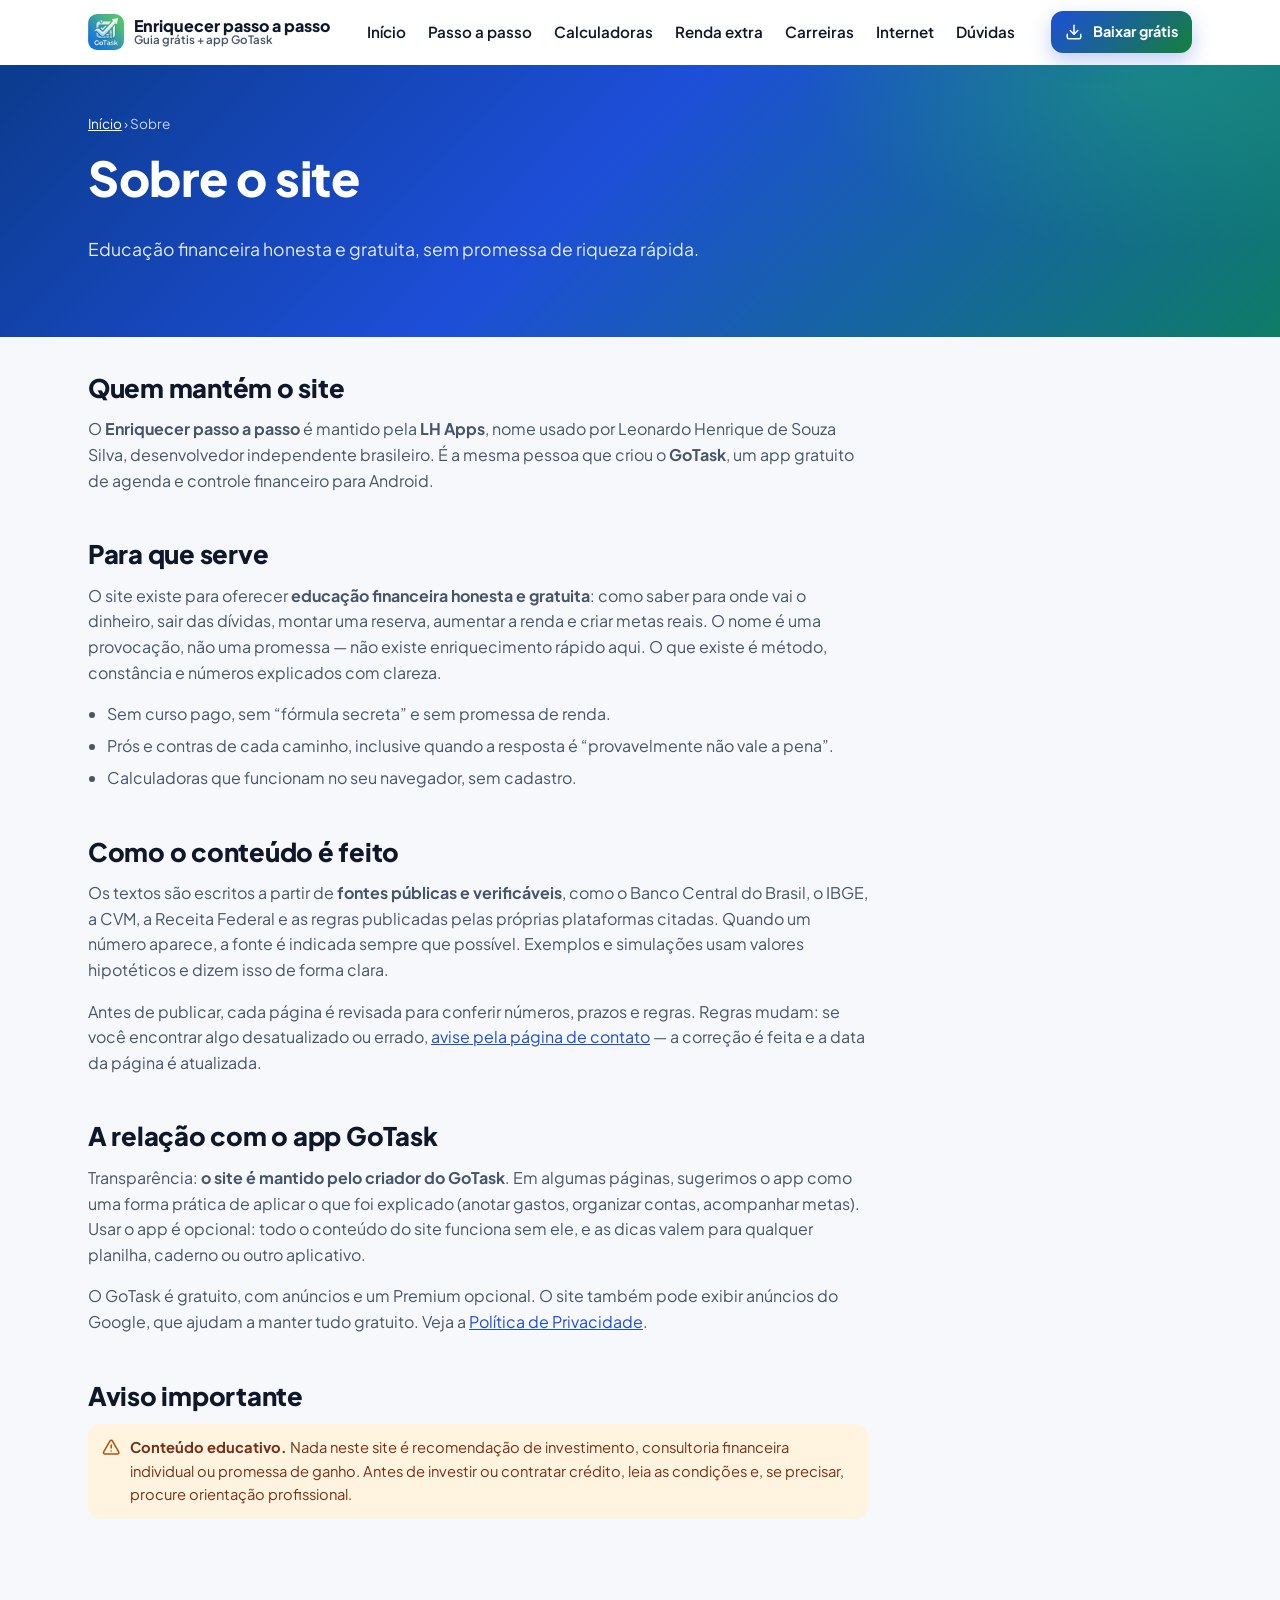
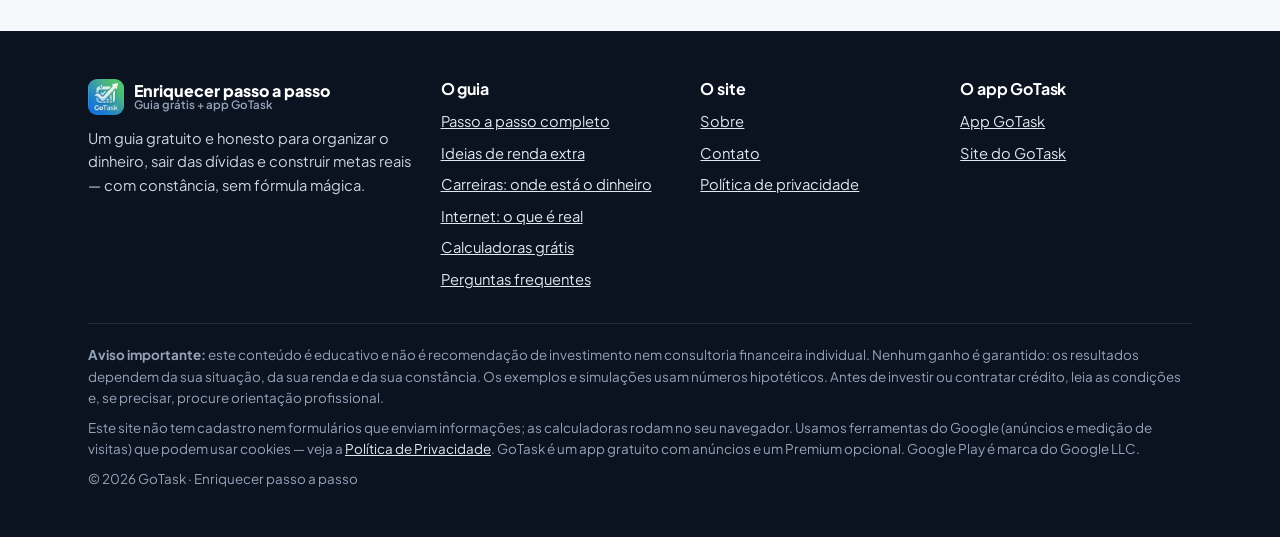
<file: sobre.html>
<!doctype html>
<html lang="pt-BR" class="sem-js">
<head>
<meta charset="utf-8">
<meta name="viewport" content="width=device-width, initial-scale=1, viewport-fit=cover">
<!-- Google tag (gtag.js) - Google Ads -->
<script async src="https://www.googletagmanager.com/gtag/js?id=AW-18362638900"></script>
<script>window.dataLayer=window.dataLayer||[];function gtag(){dataLayer.push(arguments);}gtag('js',new Date());gtag('config','AW-18362638900');</script>
<script async src="https://pagead2.googlesyndication.com/pagead/js/adsbygoogle.js?client=ca-pub-5714308302272602" crossorigin="anonymous"></script>
<meta name="theme-color" content="#0b3b8c">
<meta name="robots" content="index, follow">
<link rel="icon" href="img/favicon-48.png" sizes="48x48" type="image/png">
<link rel="apple-touch-icon" href="img/apple-touch-icon.png">
<link rel="preconnect" href="https://fonts.googleapis.com">
<link rel="preconnect" href="https://fonts.gstatic.com" crossorigin>
<link href="https://fonts.googleapis.com/css2?family=Plus+Jakarta+Sans:wght@400;600;700;800&amp;display=swap" rel="stylesheet">
<link rel="stylesheet" href="css/estilo.css">
<title>Sobre o Enriquecer passo a passo | Quem faz e por quê</title>
<meta name="description" content="Quem mantém o Enriquecer passo a passo, como o conteúdo de educação financeira é feito, quais fontes usamos e qual é a relação com o app GoTask.">
<link rel="canonical" href="https://enriquecerdegraca.com.br/sobre.html">
<meta property="og:type" content="website">
<meta property="og:locale" content="pt_BR">
<meta property="og:site_name" content="Enriquecer passo a passo">
<meta property="og:title" content="Sobre o Enriquecer passo a passo">
<meta property="og:description" content="Quem mantém o Enriquecer passo a passo, como o conteúdo de educação financeira é feito, quais fontes usamos e qual é a relação com o app GoTask.">
<meta property="og:url" content="https://enriquecerdegraca.com.br/sobre.html">
<meta property="og:image" content="https://enriquecerdegraca.com.br/img/og-enriquecer.jpg">
<meta property="og:image:width" content="1200">
<meta property="og:image:height" content="630">
<meta name="twitter:card" content="summary_large_image">
</head>
<body>
<a class="pular" href="#conteudo">Pular para o conteúdo</a>
<div class="progresso-leitura" aria-hidden="true"></div>
<header class="topo">
  <div class="wrap">
    <a class="marca" href="index.html"><img src="img/gotask-96.webp" width="36" height="36" alt=""><span>Enriquecer passo a passo<small>Guia grátis + app GoTask</small></span></a>
    <nav class="menu" aria-label="Principal"><a href="index.html">Início</a><a href="passo-a-passo.html">Passo a passo</a><a href="index.html#ferramentas">Calculadoras</a><a href="bicos.html">Renda extra</a><a href="carreiras.html">Carreiras</a><a href="internet.html">Internet</a><a href="index.html#duvidas">Dúvidas</a></nav>
    <div class="topo-acoes">
      <a class="btn btn-primario btn-peq btn-topo" href="https://play.google.com/store/apps/details?id=com.lhapps.gotask" data-origem="topo" target="_blank" rel="noopener"><i data-i="download"></i>Baixar grátis</a>
      <button class="btn-menu" type="button" aria-expanded="false" aria-controls="gaveta" aria-label="Abrir menu"><i data-i="menu"></i></button>
    </div>
  </div>
</header>
<nav class="gaveta" id="gaveta" aria-label="Menu do celular"><a href="index.html"><i data-i="home"></i>Início</a><a href="passo-a-passo.html"><i data-i="list"></i>Passo a passo</a><a href="index.html#ferramentas"><i data-i="calculator"></i>Calculadoras</a><a href="bicos.html"><i data-i="coins"></i>Renda extra</a><a href="carreiras.html"><i data-i="cap"></i>Carreiras</a><a href="internet.html"><i data-i="globe"></i>Internet</a><a href="index.html#duvidas"><i data-i="message"></i>Dúvidas</a><a href="https://play.google.com/store/apps/details?id=com.lhapps.gotask" data-utm="menu_celular" target="_blank" rel="noopener"><i data-i="phone"></i>App GoTask</a></nav>

<main id="conteudo">
<section class="cab-pagina">
  <div class="wrap">
    <p class="migalha"><a href="index.html">Início</a> › Sobre</p>
    <h1>Sobre o site</h1>
    <p class="lead">Educação financeira honesta e gratuita, sem promessa de riqueza rápida.</p>
  </div>
</section>

<section class="secao" style="padding-top:36px">
  <div class="wrap">
    <div class="texto-legal">
      <h2>Quem mantém o site</h2>
      <p>O <b>Enriquecer passo a passo</b> é mantido pela <b>LH Apps</b>, nome usado por Leonardo Henrique de Souza Silva, desenvolvedor independente brasileiro. É a mesma pessoa que criou o <b>GoTask</b>, um app gratuito de agenda e controle financeiro para Android.</p>

      <h2>Para que serve</h2>
      <p>O site existe para oferecer <b>educação financeira honesta e gratuita</b>: como saber para onde vai o dinheiro, sair das dívidas, montar uma reserva, aumentar a renda e criar metas reais. O nome é uma provocação, não uma promessa — não existe enriquecimento rápido aqui. O que existe é método, constância e números explicados com clareza.</p>
      <ul>
        <li>Sem curso pago, sem “fórmula secreta” e sem promessa de renda.</li>
        <li>Prós e contras de cada caminho, inclusive quando a resposta é “provavelmente não vale a pena”.</li>
        <li>Calculadoras que funcionam no seu navegador, sem cadastro.</li>
      </ul>

      <h2>Como o conteúdo é feito</h2>
      <p>Os textos são escritos a partir de <b>fontes públicas e verificáveis</b>, como o Banco Central do Brasil, o IBGE, a CVM, a Receita Federal e as regras publicadas pelas próprias plataformas citadas. Quando um número aparece, a fonte é indicada sempre que possível. Exemplos e simulações usam valores hipotéticos e dizem isso de forma clara.</p>
      <p>Antes de publicar, cada página é revisada para conferir números, prazos e regras. Regras mudam: se você encontrar algo desatualizado ou errado, <a href="contato.html">avise pela página de contato</a> — a correção é feita e a data da página é atualizada.</p>

      <h2>A relação com o app GoTask</h2>
      <p>Transparência: <b>o site é mantido pelo criador do GoTask</b>. Em algumas páginas, sugerimos o app como uma forma prática de aplicar o que foi explicado (anotar gastos, organizar contas, acompanhar metas). Usar o app é opcional: todo o conteúdo do site funciona sem ele, e as dicas valem para qualquer planilha, caderno ou outro aplicativo.</p>
      <p>O GoTask é gratuito, com anúncios e um Premium opcional. O site também pode exibir anúncios do Google, que ajudam a manter tudo gratuito. Veja a <a href="privacidade.html">Política de Privacidade</a>.</p>

      <h2>Aviso importante</h2>
      <div class="dica mt"><i data-i="alert"></i><span><b>Conteúdo educativo.</b> Nada neste site é recomendação de investimento, consultoria financeira individual ou promessa de ganho. Antes de investir ou contratar crédito, leia as condições e, se precisar, procure orientação profissional.</span></div>
    </div>
  </div>
</section>
</main>
<footer class="rodape">
  <div class="wrap">
    <div class="rodape-grade">
      <div>
        <a class="marca" href="index.html"><img src="img/gotask-96.webp" width="36" height="36" alt=""><span>Enriquecer passo a passo<small>Guia grátis + app GoTask</small></span></a>
        <p>Um guia gratuito e honesto para organizar o dinheiro, sair das dívidas e construir metas reais — com constância, sem fórmula mágica.</p>
      </div>
      <div>
        <h4>O guia</h4>
        <ul>
          <li><a href="passo-a-passo.html">Passo a passo completo</a></li>
          <li><a href="bicos.html">Ideias de renda extra</a></li>
          <li><a href="carreiras.html">Carreiras: onde está o dinheiro</a></li>
          <li><a href="internet.html">Internet: o que é real</a></li>
          <li><a href="index.html#ferramentas">Calculadoras grátis</a></li>
          <li><a href="index.html#duvidas">Perguntas frequentes</a></li>
        </ul>
      </div>
      <div>
        <h4>O site</h4>
        <ul>
          <li><a href="sobre.html">Sobre</a></li>
          <li><a href="contato.html">Contato</a></li>
          <li><a href="privacidade.html">Política de privacidade</a></li>
        </ul>
      </div>
      <div>
        <h4>O app GoTask</h4>
        <ul>
          <li><a href="https://play.google.com/store/apps/details?id=com.lhapps.gotask" data-utm="rodape" target="_blank" rel="noopener">App GoTask</a></li>
          <li><a href="https://leonardo179.github.io/gotask/">Site do GoTask</a></li>
        </ul>
      </div>
    </div>
    <div class="aviso-legal">
      <p><strong>Aviso importante:</strong> este conteúdo é educativo e não é recomendação de investimento nem consultoria financeira individual. Nenhum ganho é garantido: os resultados dependem da sua situação, da sua renda e da sua constância. Os exemplos e simulações usam números hipotéticos. Antes de investir ou contratar crédito, leia as condições e, se precisar, procure orientação profissional.</p>
      <p>Este site não tem cadastro nem formulários que enviam informações; as calculadoras rodam no seu navegador. Usamos ferramentas do Google (anúncios e medição de visitas) que podem usar cookies — veja a <a href="privacidade.html">Política de Privacidade</a>. GoTask é um app gratuito com anúncios e um Premium opcional. Google Play é marca do Google LLC.</p>
      <p>© <span data-ano>2026</span> GoTask · Enriquecer passo a passo</p>
    </div>
  </div>
</footer>
<script src="js/site.js"></script>
</body>
</html>
</file>
<file: css/estilo.css>
/* Enriquecer passo a passo — estilo base (mobile-first) */
:root {
  --azul: #1d4ed8;
  --azul-esc: #0b2a6f;
  --azul-claro: #e8efff;
  --verde: #15803d;
  --verde-vivo: #22c55e;
  --verde-claro: #e7f8ee;
  --ambar: #b45309;
  --ambar-claro: #fff4e0;
  --vermelho: #b91c1c;
  --vermelho-claro: #fdecec;
  --texto: #0f172a;
  --texto-2: #475569;
  --borda: #dfe5ef;
  --fundo: #f6f8fc;
  --card: #ffffff;
  --grad: linear-gradient(135deg, #0b3b8c 0%, #1d4ed8 45%, #0e7c66 100%);
  --grad-btn: linear-gradient(135deg, #1d4ed8 0%, #15803d 100%);
  --raio: 18px;
  --sombra: 0 1px 2px rgba(15, 23, 42, .06), 0 8px 24px rgba(15, 23, 42, .07);
  --sombra-forte: 0 20px 50px rgba(11, 42, 111, .22);
  --fonte: "Plus Jakarta Sans", system-ui, -apple-system, "Segoe UI", Roboto, sans-serif;
  color-scheme: light;
}

*, *::before, *::after { box-sizing: border-box; }
html { scroll-behavior: smooth; -webkit-text-size-adjust: 100%; }
@media (prefers-reduced-motion: reduce) { html { scroll-behavior: auto; } }
body {
  margin: 0; font-family: var(--fonte); font-size: 1rem; line-height: 1.6;
  color: var(--texto); background: var(--fundo); overflow-x: hidden;
}
img { max-width: 100%; height: auto; display: block; }
a { color: var(--azul); }
a:hover { color: var(--azul-esc); }
h1, h2, h3, h4 { line-height: 1.2; margin: 0 0 .6em; letter-spacing: -.01em; }
h1 { font-size: clamp(2rem, 7.4vw, 3.4rem); font-weight: 800; }
h2 { font-size: clamp(1.6rem, 5.4vw, 2.4rem); font-weight: 800; }
h3 { font-size: 1.15rem; font-weight: 700; }
p { margin: 0 0 1em; }
:focus-visible { outline: 3px solid #f59e0b; outline-offset: 3px; border-radius: 6px; }
.sr-only { position: absolute; width: 1px; height: 1px; padding: 0; margin: -1px; overflow: hidden; clip: rect(0 0 0 0); white-space: nowrap; border: 0; }
.pular { position: absolute; left: 8px; top: -60px; background: #fff; padding: 10px 14px; border-radius: 8px; z-index: 200; }
.pular:focus { top: 8px; }

/* ícones */
.i { width: 1.25em; height: 1.25em; flex: none; display: inline-block; vertical-align: -.22em; stroke: currentColor; fill: none; stroke-width: 2; stroke-linecap: round; stroke-linejoin: round; }
i[data-i] { display: inline-block; width: 1.25em; height: 1.25em; vertical-align: -.22em; }

.wrap { width: 100%; max-width: 1160px; margin: 0 auto; padding: 0 16px; }
@media (min-width: 720px) { .wrap { padding: 0 28px; } }
.secao { padding: 64px 0; }
@media (min-width: 960px) { .secao { padding: 96px 0; } }
.secao.alt { background: #fff; }
.eyebrow { display: inline-flex; align-items: center; gap: 8px; font-size: .8rem; font-weight: 700; letter-spacing: .08em; text-transform: uppercase; color: var(--verde); margin-bottom: 12px; }
.lead { font-size: 1.1rem; color: var(--texto-2); max-width: 680px; }
.centro { text-align: center; }
.centro .lead { margin-left: auto; margin-right: auto; }
.mt { margin-top: 28px; }

/* barra de progresso de leitura */
.progresso-leitura { position: fixed; top: 0; left: 0; height: 4px; width: 100%; transform-origin: 0 50%; transform: scaleX(0); background: linear-gradient(90deg, #22c55e, #60a5fa); z-index: 120; }

/* cabeçalho */
.topo { position: sticky; top: 0; z-index: 100; background: rgba(255, 255, 255, .92); backdrop-filter: saturate(160%) blur(10px); -webkit-backdrop-filter: saturate(160%) blur(10px); border-bottom: 1px solid transparent; transition: border-color .2s, box-shadow .2s; }
.topo.rolou { border-color: var(--borda); box-shadow: 0 4px 16px rgba(15, 23, 42, .06); }
.topo .wrap { display: flex; align-items: center; justify-content: space-between; height: 64px; gap: 12px; }
.marca { display: flex; align-items: center; gap: 10px; text-decoration: none; color: var(--texto); font-weight: 800; font-size: 1rem; line-height: 1.1; min-width: 0; }
.marca img { width: 36px; height: 36px; border-radius: 9px; }
.marca small { display: block; font-weight: 600; font-size: .72rem; color: var(--texto-2); }
.menu { display: none; }
.menu a { text-decoration: none; color: var(--texto); font-weight: 600; font-size: .95rem; padding: 8px 10px; border-radius: 10px; }
.menu a:hover, .menu a[aria-current="page"] { background: var(--azul-claro); color: var(--azul); }
.topo-acoes { display: flex; align-items: center; gap: 8px; }
.btn-menu { background: none; border: 1px solid var(--borda); border-radius: 12px; width: 44px; height: 44px; display: grid; place-items: center; color: var(--texto); cursor: pointer; }
.topo .btn-topo { white-space: nowrap; padding: 8px 12px; }
@media (max-width: 479px) { .marca small { display: none; } .marca { font-size: .82rem; line-height: 1.15; gap: 8px; } .topo .btn-topo { padding: 8px 10px; font-size: .85rem; gap: 6px; } }
@media (max-width: 359px) { .topo .btn-topo { display: none; } }
@media (min-width: 1100px) {
  .menu { display: flex; gap: 2px; }
  .btn-menu { display: none; }
  .topo .btn-topo { padding: 9px 14px; }
}
.gaveta { position: fixed; inset: 64px 0 auto 0; background: #fff; border-bottom: 1px solid var(--borda); box-shadow: 0 20px 40px rgba(15, 23, 42, .12); padding: 8px 16px 20px; transform: translateY(-8px); opacity: 0; visibility: hidden; transition: .2s; z-index: 99; }
.gaveta.aberta { transform: none; opacity: 1; visibility: visible; }
.gaveta a { display: flex; align-items: center; gap: 12px; padding: 14px 8px; text-decoration: none; color: var(--texto); font-weight: 600; border-bottom: 1px solid #eef2f7; }
.gaveta a .i { color: var(--azul); }
.gaveta .btn { margin-top: 16px; width: 100%; justify-content: center; }

/* botões */
.btn { display: inline-flex; align-items: center; gap: 10px; border: 0; cursor: pointer; text-decoration: none; font-family: inherit; font-weight: 700; font-size: 1rem; border-radius: 14px; padding: 14px 20px; min-height: 48px; transition: transform .15s, box-shadow .15s, background .15s; }
.btn:active { transform: scale(.98); }
.btn-primario { background: var(--grad-btn); color: #fff; box-shadow: 0 8px 20px rgba(29, 78, 216, .28); }
.btn-primario:hover { color: #fff; box-shadow: 0 12px 28px rgba(29, 78, 216, .36); transform: translateY(-1px); }
.btn-sec { background: #fff; color: var(--azul-esc); border: 1.5px solid var(--borda); }
.btn-sec:hover { border-color: var(--azul); color: var(--azul); }
.btn-claro { background: rgba(255, 255, 255, .14); color: #fff; border: 1.5px solid rgba(255, 255, 255, .45); }
.btn-claro:hover { background: rgba(255, 255, 255, .24); color: #fff; }
.btn-peq { padding: 9px 14px; min-height: 40px; font-size: .9rem; border-radius: 12px; }

/* botão estilo loja */
.btn-play { display: inline-flex; align-items: center; gap: 12px; background: #0b1220; color: #fff; text-decoration: none; border-radius: 14px; padding: 10px 20px 10px 14px; min-height: 58px; border: 1px solid #334155; box-shadow: 0 10px 24px rgba(2, 6, 23, .3); transition: transform .15s, box-shadow .15s; }
.btn-play:hover { color: #fff; transform: translateY(-2px); box-shadow: 0 14px 30px rgba(2, 6, 23, .38); }
.btn-play svg { width: 30px; height: 30px; flex: none; }
.btn-play span { display: flex; flex-direction: column; line-height: 1.15; text-align: left; }
.btn-play small { font-size: .7rem; letter-spacing: .04em; text-transform: uppercase; opacity: .85; font-weight: 600; }
.btn-play strong { font-size: 1.08rem; font-weight: 800; }
.cta-linha { display: flex; flex-wrap: wrap; gap: 12px; align-items: center; }
.cta-nota { font-size: .85rem; color: var(--texto-2); margin-top: 10px; }

/* hero */
.hero { position: relative; background: var(--grad); color: #fff; overflow: hidden; padding: 40px 0 0; }
.hero::before { content: ""; position: absolute; inset: 0; background: radial-gradient(600px 300px at 85% 10%, rgba(34, 197, 94, .35), transparent 70%), radial-gradient(500px 300px at 0% 100%, rgba(96, 165, 250, .3), transparent 70%); pointer-events: none; }
.hero .wrap { position: relative; display: grid; gap: 36px; }
.hero h1 { color: #fff; }
.hero h1 em { font-style: normal; background: linear-gradient(90deg, #86efac, #bfdbfe); -webkit-background-clip: text; background-clip: text; color: transparent; }
.hero .lead { color: #e2ebff; font-size: 1.12rem; }
.hero .eyebrow { color: #bbf7d0; background: rgba(255, 255, 255, .12); padding: 6px 12px; border-radius: 999px; text-transform: none; letter-spacing: 0; font-size: .85rem; }
.selos { display: flex; flex-wrap: wrap; gap: 8px 16px; margin: 22px 0 0; padding: 0; list-style: none; font-size: .9rem; color: #e2ebff; }
.selos li { display: flex; align-items: center; gap: 6px; }
.selos .i { color: #86efac; }
.hero-visual { position: relative; display: flex; justify-content: center; padding-bottom: 0; min-height: 420px; }
.hero-visual .celular { width: 240px; margin-bottom: -60px; }
@media (min-width: 960px) {
  .hero { padding: 72px 0 0; }
  .hero .wrap { grid-template-columns: 1.15fr .85fr; align-items: center; }
  .hero-texto { padding-bottom: 96px; }
  .hero-visual .celular { width: 290px; margin-bottom: -40px; }
}
.balao { position: absolute; background: #fff; color: var(--texto); border-radius: 16px; padding: 10px 14px; box-shadow: var(--sombra-forte); font-size: .85rem; font-weight: 600; display: flex; align-items: center; gap: 8px; max-width: 220px; z-index: 2; }
.balao .i { color: var(--azul); }
.balao.b1 { top: 30px; left: 0; }
.balao.b2 { top: 170px; right: 0; }
.balao.b2 .i { color: var(--verde); }
.balao.b3 { bottom: 90px; left: 4px; }
.balao.b3 .i { color: #ea580c; }
@media (min-width: 520px) { .balao.b1 { left: 8%; } .balao.b2 { right: 6%; } .balao.b3 { left: 10%; } }
@media (min-width: 960px) { .balao.b1 { left: -30px; } .balao.b2 { right: -20px; } .balao.b3 { left: -10px; } }
.flutua { animation: flutua 6s ease-in-out infinite; }
.flutua.d2 { animation-delay: -2s; }
.flutua.d3 { animation-delay: -4s; }
@keyframes flutua { 0%, 100% { transform: translateY(0); } 50% { transform: translateY(-8px); } }

/* mockup de celular */
.celular { position: relative; border-radius: 38px; background: #0b1220; padding: 10px; box-shadow: var(--sombra-forte), inset 0 0 0 2px #334155; }
.celular::before { content: ""; position: absolute; top: 16px; left: 50%; width: 64px; height: 8px; margin-left: -32px; background: #0b1220; border-radius: 8px; z-index: 2; }
.celular img { border-radius: 29px; width: 100%; aspect-ratio: 540 / 1200; object-fit: cover; background: #ece9fb; }

/* contadores */
.numeros { display: grid; grid-template-columns: repeat(2, 1fr); gap: 12px; margin-top: 32px; }
@media (min-width: 760px) { .numeros { grid-template-columns: repeat(4, 1fr); } }
.numero { background: var(--card); border: 1px solid var(--borda); border-radius: var(--raio); padding: 18px; text-align: center; }
.numero b { display: block; font-size: 2rem; font-weight: 800; color: var(--azul); line-height: 1.1; }
.numero span { font-size: .88rem; color: var(--texto-2); }

/* blocos de duas colunas */
.duas { display: grid; gap: 28px; align-items: center; }
@media (min-width: 900px) { .duas { grid-template-columns: 1fr 1fr; gap: 56px; } .duas.inv > :first-child { order: 2; } }

/* cards */
.grade { display: grid; gap: 14px; }
@media (min-width: 640px) { .grade.g2 { grid-template-columns: repeat(2, 1fr); } .grade.g3 { grid-template-columns: repeat(2, 1fr); } }
@media (min-width: 980px) { .grade.g3 { grid-template-columns: repeat(3, 1fr); } .grade.g4 { grid-template-columns: repeat(4, 1fr); } }
@media (min-width: 640px) and (max-width: 979px) { .grade.g4 { grid-template-columns: repeat(2, 1fr); } }
.card { background: var(--card); border: 1px solid var(--borda); border-radius: var(--raio); padding: 20px; box-shadow: var(--sombra); }
.card h3 { display: flex; align-items: center; gap: 10px; }
.card p:last-child { margin-bottom: 0; }
.ico-box { width: 46px; height: 46px; border-radius: 14px; display: grid; place-items: center; background: var(--azul-claro); color: var(--azul); flex: none; font-size: 1.1rem; }
.ico-box.verde { background: var(--verde-claro); color: var(--verde); }
.ico-box.ambar { background: var(--ambar-claro); color: var(--ambar); }
.ico-box.vermelho { background: var(--vermelho-claro); color: var(--vermelho); }

.segredo { position: relative; overflow: hidden; }
.segredo .ico-box { margin-bottom: 14px; }
.conta-exemplo { background: var(--azul-esc); color: #fff; border-radius: var(--raio); padding: 22px; margin-top: 18px; }
.conta-exemplo p { color: #dbe6ff; margin: 0; }
.conta-exemplo strong { color: #86efac; }

/* problemas (cartões que abrem) */
.dor-card { padding: 0; overflow: hidden; transition: transform .2s, border-color .2s; }
.dor-card:hover { transform: translateY(-2px); border-color: #b9c8ee; }
.dor-card.aberto { border-color: var(--azul); }
.dor { width: 100%; background: none; border: 0; font: inherit; color: inherit; cursor: pointer; display: flex; align-items: center; gap: 12px; padding: 18px; text-align: left; min-height: 64px; }
.dor h3 { margin: 0; font-size: 1.02rem; flex: 1; }
.dor .seta { transition: transform .25s; color: var(--texto-2); }
.dor[aria-expanded="true"] .seta { transform: rotate(180deg); }
.dor-corpo { display: grid; grid-template-rows: 0fr; transition: grid-template-rows .3s ease; }
.dor[aria-expanded="true"] + .dor-corpo { grid-template-rows: 1fr; }
.dor-corpo > div { overflow: hidden; padding: 0 18px; }
.dor[aria-expanded="true"] + .dor-corpo > div { padding-bottom: 18px; }
.dor-corpo p { font-size: .95rem; color: var(--texto-2); margin: 0 0 10px; }
.dor-corpo .solucao { color: var(--texto); }
.no-app { display: flex; gap: 10px; align-items: flex-start; background: var(--verde-claro); color: #14532d; border-radius: 12px; padding: 10px 12px; font-size: .9rem; }
.no-app .i { color: var(--verde); margin-top: 2px; }
.no-app b { color: #14532d; }

/* trilha */
.trilha { display: grid; gap: 18px; margin-top: 32px; }
@media (min-width: 960px) { .trilha { grid-template-columns: 300px 1fr; gap: 28px; align-items: start; } }
.trilha-progresso { display: flex; align-items: center; gap: 12px; font-size: .9rem; color: var(--texto-2); margin-top: 18px; }
.trilha-progresso .barra { flex: 1; height: 10px; background: #e3e9f4; border-radius: 99px; overflow: hidden; max-width: 360px; }
.trilha-progresso .barra i { display: block; height: 100%; width: 0; background: var(--grad-btn); border-radius: 99px; transition: width .4s; }
.passos-lista { display: flex; gap: 8px; overflow-x: auto; padding: 4px 2px 10px; scroll-snap-type: x mandatory; list-style: none; margin: 0; scrollbar-width: thin; }
@media (min-width: 960px) { .passos-lista { flex-direction: column; overflow: visible; padding: 0; position: sticky; top: 84px; } }
.passos-lista li { flex: none; scroll-snap-align: start; }
.passo-btn { display: flex; align-items: center; gap: 10px; background: #fff; border: 1.5px solid var(--borda); border-radius: 14px; padding: 8px 14px 8px 8px; font: inherit; font-weight: 600; font-size: .92rem; color: var(--texto); cursor: pointer; white-space: nowrap; width: 100%; text-align: left; transition: border-color .15s, background .15s; }
.passo-btn:hover { border-color: #9fb4e6; }
.passo-btn .n { width: 32px; height: 32px; border-radius: 10px; background: var(--azul-claro); color: var(--azul); display: grid; place-items: center; font-weight: 800; flex: none; font-size: .9rem; }
.passo-btn[aria-selected="true"] { border-color: var(--azul); background: var(--azul-claro); }
.passo-btn[aria-selected="true"] .n { background: var(--azul); color: #fff; }
.passo-btn.feito .n { background: var(--verde); color: #fff; }
@media (min-width: 960px) { .passo-btn { white-space: normal; } }
.passo-painel { background: #fff; border: 1px solid var(--borda); border-radius: 22px; padding: 22px; box-shadow: var(--sombra); }
@media (min-width: 720px) { .passo-painel { padding: 32px; } }
.passo-painel[hidden] { display: none; }
.passo-painel.entra { animation: entra .35s ease; }
@keyframes entra { from { opacity: 0; transform: translateY(8px); } to { opacity: 1; transform: none; } }
.passo-cab { display: flex; gap: 14px; align-items: center; margin-bottom: 12px; }
.passo-cab .big-n { font-size: 2.6rem; font-weight: 800; line-height: 1; background: var(--grad-btn); -webkit-background-clip: text; background-clip: text; color: transparent; }
.passo-cab h3 { margin: 0; font-size: 1.3rem; }
.passo-cab small { color: var(--texto-2); font-weight: 600; }
.lista-check { list-style: none; padding: 0; margin: 0 0 16px; display: grid; gap: 10px; }
.lista-check li { display: flex; gap: 10px; align-items: flex-start; }
.lista-check li .i { color: var(--verde); margin-top: 3px; }
.passo-rodape { display: flex; flex-wrap: wrap; gap: 10px; justify-content: space-between; align-items: center; margin-top: 18px; padding-top: 16px; border-top: 1px solid #eef2f7; }
.marcar { display: inline-flex; align-items: center; gap: 8px; font-weight: 600; cursor: pointer; user-select: none; }
.marcar input { width: 20px; height: 20px; accent-color: var(--verde); }
.navs { display: flex; gap: 8px; }
.dica { display: flex; gap: 10px; background: var(--ambar-claro); color: #7c2d12; border-radius: 12px; padding: 12px 14px; font-size: .92rem; margin: 0 0 16px; }
.dica .i { color: var(--ambar); margin-top: 2px; }

/* mini tabelas/regra */
.regra { display: grid; grid-template-columns: repeat(3, 1fr); gap: 8px; margin: 6px 0 16px; }
.regra div { border-radius: 12px; padding: 10px; text-align: center; font-size: .82rem; font-weight: 600; color: #fff; }
.regra b { display: block; font-size: 1.3rem; }
.regra .r1 { background: var(--azul); }
.regra .r2 { background: #0e7490; }
.regra .r3 { background: var(--verde); }

/* abas */
.abas { display: flex; gap: 6px; overflow-x: auto; padding: 4px; background: #e9eef8; border-radius: 16px; margin: 0 0 20px; scrollbar-width: none; }
.abas::-webkit-scrollbar { display: none; }
.aba { flex: 1 0 auto; display: inline-flex; align-items: center; justify-content: center; gap: 8px; background: none; border: 0; border-radius: 12px; padding: 10px 14px; font: inherit; font-weight: 700; font-size: .92rem; color: var(--texto-2); cursor: pointer; white-space: nowrap; min-height: 44px; }
.aba[aria-selected="true"] { background: #fff; color: var(--azul); box-shadow: 0 2px 8px rgba(15, 23, 42, .1); }
.aba-painel[hidden] { display: none; }
.aba-painel.entra { animation: entra .35s ease; }

/* app showcase */
.vitrine { display: grid; gap: 28px; align-items: center; }
@media (min-width: 900px) { .vitrine { grid-template-columns: 320px 1fr; gap: 56px; } }
.vitrine .celular { width: 250px; margin: 0 auto; }
@media (min-width: 900px) { .vitrine .celular { width: 300px; } }
.recursos { list-style: none; padding: 0; margin: 0 0 20px; display: grid; gap: 12px; }
.recursos li { display: flex; gap: 12px; align-items: flex-start; }
.recursos li .ico-box { width: 38px; height: 38px; border-radius: 11px; font-size: .95rem; }
.recursos li b { display: block; }
.recursos li span { color: var(--texto-2); font-size: .94rem; }
.chips { display: flex; flex-wrap: wrap; gap: 8px; margin: 0; padding: 0; list-style: none; }
.chip { display: inline-flex; align-items: center; gap: 6px; background: #fff; border: 1px solid var(--borda); border-radius: 999px; padding: 6px 12px; font-size: .85rem; font-weight: 600; color: var(--texto); }
.chip .i { color: var(--azul); }

/* ferramentas */
.ferramenta { background: #fff; border: 1px solid var(--borda); border-radius: 22px; padding: 20px; box-shadow: var(--sombra); }
@media (min-width: 720px) { .ferramenta { padding: 32px; } }
.ferr-grade { display: grid; gap: 22px; }
@media (min-width: 900px) { .ferr-grade { grid-template-columns: 1.1fr .9fr; gap: 32px; align-items: start; } }
.campo { display: grid; gap: 6px; margin-bottom: 14px; }
.campo label, .rotulo { font-weight: 700; font-size: .92rem; }
.campo .ajuda { font-size: .82rem; color: var(--texto-2); }
.entrada { position: relative; display: flex; align-items: center; }
.entrada .pref { position: absolute; left: 14px; color: var(--texto-2); font-weight: 600; pointer-events: none; }
.entrada .suf { position: absolute; right: 14px; color: var(--texto-2); font-weight: 600; pointer-events: none; font-size: .9rem; }
input[type="text"], input[type="number"], select { width: 100%; font: inherit; font-size: 1rem; padding: 12px 14px; min-height: 48px; border: 1.5px solid #cbd5e1; border-radius: 12px; background: #fff; color: var(--texto); }
.entrada.com-pref input { padding-left: 44px; }
.entrada.com-suf input { padding-right: 70px; }
input:focus, select:focus { outline: none; border-color: var(--azul); box-shadow: 0 0 0 4px rgba(29, 78, 216, .15); }
input[type="range"] { width: 100%; accent-color: var(--azul); height: 32px; }
.linha-gasto { display: grid; grid-template-columns: 1fr; gap: 10px; background: var(--fundo); border: 1px solid var(--borda); border-radius: 16px; padding: 14px; margin-bottom: 10px; position: relative; }
@media (min-width: 560px) { .linha-gasto { grid-template-columns: 1.3fr 1fr 1fr; align-items: end; } }
.linha-gasto .campo { margin: 0; }
.linha-gasto .remover { position: absolute; top: 8px; right: 8px; background: none; border: 0; color: var(--texto-2); cursor: pointer; width: 36px; height: 36px; border-radius: 10px; display: grid; place-items: center; }
.linha-gasto .remover:hover { background: #e2e8f0; }
.presets { display: flex; flex-wrap: wrap; gap: 8px; margin: 0 0 16px; }
.preset { background: #fff; border: 1.5px solid var(--borda); border-radius: 999px; padding: 8px 14px; font: inherit; font-size: .88rem; font-weight: 600; cursor: pointer; color: var(--texto); display: inline-flex; gap: 6px; align-items: center; min-height: 40px; }
.preset:hover, .preset[aria-pressed="true"] { border-color: var(--azul); color: var(--azul); background: var(--azul-claro); }
.resultado { background: var(--azul-esc); color: #fff; border-radius: 20px; padding: 22px; position: relative; overflow: hidden; }
.resultado::after { content: ""; position: absolute; right: -60px; top: -60px; width: 180px; height: 180px; border-radius: 50%; background: radial-gradient(circle, rgba(34, 197, 94, .35), transparent 70%); }
.resultado .rot { font-size: .85rem; color: #c7d6ff; font-weight: 600; }
.resultado .valor { font-size: clamp(1.9rem, 7vw, 2.6rem); font-weight: 800; line-height: 1.1; margin: 4px 0 14px; color: #fff; overflow-wrap: anywhere; }
.resultado .valor.verde { color: #86efac; }
.res-linhas { display: grid; gap: 8px; margin-bottom: 16px; }
.res-linhas div { display: flex; justify-content: space-between; gap: 10px; border-top: 1px solid rgba(255, 255, 255, .14); padding-top: 8px; font-size: .94rem; }
.res-linhas div span { color: #c7d6ff; }
.res-linhas div b { text-align: right; }
.res-texto { color: #dbe6ff; font-size: .94rem; }
.res-cta { position: relative; z-index: 1; background: rgba(255, 255, 255, .08); border: 1px solid rgba(255, 255, 255, .18); border-radius: 14px; padding: 14px; margin-top: 8px; }
.res-cta p { font-size: .9rem; color: #e2ebff; margin-bottom: 10px; }
.res-cta .btn-play { min-height: 52px; padding: 8px 16px 8px 12px; }
.barras { display: flex; height: 16px; border-radius: 99px; overflow: hidden; background: rgba(255, 255, 255, .15); margin: 4px 0 8px; }
.barras i { display: block; height: 100%; transition: width .4s; }
.barras .b-ap { background: #60a5fa; }
.barras .b-ju { background: #4ade80; }
.barras .b-te { background: #fbbf24; }
.legenda { display: flex; flex-wrap: wrap; gap: 14px; font-size: .82rem; color: #c7d6ff; margin-bottom: 14px; }
.legenda span::before { content: ""; display: inline-block; width: 10px; height: 10px; border-radius: 3px; margin-right: 6px; vertical-align: 0; }
.legenda .l-ap::before { background: #60a5fa; }
.legenda .l-ju::before { background: #4ade80; }
.legenda .l-te::before { background: #fbbf24; }
.aviso-mini { font-size: .8rem; color: var(--texto-2); margin-top: 10px; }
.resultado .aviso-mini { color: #a9bce6; }

/* quiz */
.pergunta { border: 1px solid var(--borda); border-radius: 16px; padding: 14px 16px; margin: 0 0 10px; }
.pergunta legend { font-weight: 700; padding: 0 4px; font-size: .96rem; }
.opcoes { display: flex; flex-wrap: wrap; gap: 8px; margin-top: 8px; }
.opcoes label { position: relative; }
.opcoes input { position: absolute; opacity: 0; width: 1px; height: 1px; }
.opcoes span { display: inline-flex; align-items: center; min-height: 40px; padding: 8px 14px; border: 1.5px solid var(--borda); border-radius: 999px; font-size: .9rem; font-weight: 600; cursor: pointer; background: #fff; }
.opcoes input:checked + span { border-color: var(--azul); background: var(--azul); color: #fff; }
.opcoes input:focus-visible + span { outline: 3px solid #f59e0b; outline-offset: 2px; }
.quiz-barra { height: 8px; background: #e3e9f4; border-radius: 99px; overflow: hidden; margin: 6px 0 16px; }
.quiz-barra i { display: block; height: 100%; width: 0; background: var(--grad-btn); transition: width .3s; }
.medidor { position: relative; height: 14px; border-radius: 99px; background: linear-gradient(90deg, #f87171, #fbbf24, #4ade80); margin: 8px 0 18px; }
.medidor i { position: absolute; top: 50%; width: 22px; height: 22px; margin: -11px 0 0 -11px; border-radius: 50%; background: #fff; border: 4px solid var(--azul-esc); left: 0; transition: left .6s cubic-bezier(.2, .8, .2, 1); }

/* renda extra cards */
.bico { display: flex; flex-direction: column; gap: 10px; }
.bico .bico-topo { display: flex; gap: 12px; align-items: center; }
.bico h3 { margin: 0; font-size: 1.05rem; }
.tags { display: flex; flex-wrap: wrap; gap: 6px; }
.tag { font-size: .75rem; font-weight: 700; padding: 3px 9px; border-radius: 999px; background: #eef2f7; color: #334155; }
.tag.t-verde { background: var(--verde-claro); color: #14532d; }
.tag.t-azul { background: var(--azul-claro); color: #1e3a8a; }
.tag.t-ambar { background: var(--ambar-claro); color: #7c2d12; }
.pros-contras { display: grid; gap: 8px; font-size: .9rem; }
.pros-contras div { display: flex; gap: 8px; align-items: flex-start; }
.pros-contras .mais .i { color: var(--verde); }
.pros-contras .menos .i { color: var(--vermelho); }
.bico-meta { display: flex; flex-wrap: wrap; gap: 6px 14px; font-size: .85rem; color: var(--texto-2); border-top: 1px solid #eef2f7; padding-top: 10px; margin-top: auto; }
.bico-meta span { display: inline-flex; gap: 6px; align-items: center; }
.filtros { display: flex; gap: 8px; overflow-x: auto; padding: 4px 2px 10px; margin-bottom: 14px; scrollbar-width: thin; }
.filtros .preset { flex: none; }
.vazio { text-align: center; color: var(--texto-2); padding: 30px; }

/* ver mais */
.mais-conteudo { display: grid; grid-template-rows: 0fr; transition: grid-template-rows .35s ease; }
.mais-conteudo.aberto { grid-template-rows: 1fr; }
.mais-conteudo > div { overflow: hidden; }
.btn-vermais { background: none; border: 0; color: var(--azul); font: inherit; font-weight: 700; cursor: pointer; padding: 10px 0; display: inline-flex; gap: 6px; align-items: center; min-height: 44px; }
.btn-vermais .i { transition: transform .25s; }
.btn-vermais[aria-expanded="true"] .i { transform: rotate(180deg); }

/* FAQ */
.faq { max-width: 820px; margin: 32px auto 0; display: grid; gap: 10px; }
.faq details { background: #fff; border: 1px solid var(--borda); border-radius: 16px; overflow: hidden; }
.faq summary { list-style: none; cursor: pointer; padding: 18px 54px 18px 20px; font-weight: 700; position: relative; min-height: 56px; }
.faq summary::-webkit-details-marker { display: none; }
.faq summary::after { content: ""; position: absolute; right: 20px; top: 50%; width: 10px; height: 10px; margin-top: -7px; border-right: 2.5px solid var(--azul); border-bottom: 2.5px solid var(--azul); transform: rotate(45deg); transition: transform .25s; }
.faq details[open] summary::after { transform: rotate(-135deg); margin-top: -2px; }
.faq details[open] { border-color: #b9c8ee; }
.faq .resp { padding: 0 20px 18px; color: var(--texto-2); }
.faq .resp p:last-child { margin: 0; }

/* gratis */
.gratis { display: grid; gap: 14px; }
@media (min-width: 900px) { .gratis { grid-template-columns: repeat(3, 1fr); } }

/* CTA final */
.cta-final { background: var(--grad); color: #fff; border-radius: 28px; padding: 36px 22px; text-align: center; position: relative; overflow: hidden; }
.cta-final::before { content: ""; position: absolute; inset: 0; background: radial-gradient(400px 200px at 90% 0%, rgba(34, 197, 94, .35), transparent 70%); }
.cta-final > * { position: relative; }
.cta-final h2 { color: #fff; }
.cta-final p { color: #e2ebff; max-width: 620px; margin-left: auto; margin-right: auto; }
.cta-final .cta-linha { justify-content: center; }
.cta-final img.icone-app { width: 76px; height: 76px; border-radius: 20px; margin: 0 auto 16px; box-shadow: 0 10px 30px rgba(0, 0, 0, .25); }
@media (min-width: 720px) { .cta-final { padding: 56px 40px; } }

/* barra fixa de CTA no celular */
.cta-fixo { position: fixed; left: 0; right: 0; bottom: 0; z-index: 90; background: rgba(255, 255, 255, .96); backdrop-filter: blur(8px); -webkit-backdrop-filter: blur(8px); border-top: 1px solid var(--borda); padding: 10px 16px calc(10px + env(safe-area-inset-bottom)); display: flex; align-items: center; gap: 12px; transform: translateY(110%); transition: transform .3s; }
.cta-fixo.visivel { transform: none; }
.cta-fixo img { width: 40px; height: 40px; border-radius: 10px; }
.cta-fixo .txt { flex: 1; min-width: 0; line-height: 1.2; font-size: .85rem; }
.cta-fixo .txt b { display: block; font-size: .92rem; }
.cta-fixo .txt span { color: var(--texto-2); }
.cta-fixo .btn { padding: 10px 16px; min-height: 44px; font-size: .92rem; }
@media (min-width: 1100px) { .cta-fixo { display: none; } }

/* rodapé */
.rodape { background: #0b1220; color: #cbd5e1; padding: 48px 0 calc(40px + env(safe-area-inset-bottom)); font-size: .92rem; }
.rodape a { color: #e2e8f0; }
.rodape a:hover { color: #fff; }
.rodape-grade { display: grid; gap: 28px; }
@media (min-width: 640px) { .rodape-grade { grid-template-columns: 1fr 1fr; } }
@media (min-width: 960px) { .rodape-grade { grid-template-columns: 1.4fr 1fr 1fr 1fr; } }
.rodape h4 { color: #fff; font-size: 1rem; margin-bottom: 12px; }
.rodape ul { list-style: none; padding: 0; margin: 0; display: grid; gap: 8px; }
.rodape .marca { color: #fff; margin-bottom: 12px; }
.rodape .marca small { color: #94a3b8; }
.aviso-legal { border-top: 1px solid #1e293b; margin-top: 32px; padding-top: 20px; font-size: .84rem; color: #94a3b8; }
.aviso-legal p { margin-bottom: .6em; }

/* páginas internas */
.cab-pagina { background: var(--grad); color: #fff; padding: 48px 0 56px; position: relative; overflow: hidden; }
.cab-pagina::before { content: ""; position: absolute; inset: 0; background: radial-gradient(500px 260px at 90% 0%, rgba(34, 197, 94, .35), transparent 70%); }
.cab-pagina .wrap { position: relative; }
.cab-pagina h1 { color: #fff; font-size: clamp(1.9rem, 6.4vw, 3rem); }
.cab-pagina .lead { color: #e2ebff; }
.migalha { font-size: .85rem; color: #c7d6ff; margin-bottom: 14px; }
.migalha a { color: #fff; }
.indice { display: flex; gap: 8px; overflow-x: auto; padding: 12px 2px; scrollbar-width: thin; }
.indice a { flex: none; text-decoration: none; background: #fff; border: 1.5px solid var(--borda); border-radius: 999px; padding: 8px 14px; font-weight: 700; font-size: .88rem; color: var(--texto); }
.indice a:hover { border-color: var(--azul); color: var(--azul); }
.indice-barra { position: sticky; top: 64px; z-index: 50; background: rgba(246, 248, 252, .95); backdrop-filter: blur(8px); -webkit-backdrop-filter: blur(8px); border-bottom: 1px solid var(--borda); }
.passo-artigo { background: #fff; border: 1px solid var(--borda); border-radius: 22px; padding: 22px; box-shadow: var(--sombra); margin-bottom: 18px; scroll-margin-top: 140px; }
@media (min-width: 720px) { .passo-artigo { padding: 34px; } }
.passo-artigo h2 { font-size: clamp(1.35rem, 4.6vw, 1.8rem); display: flex; gap: 14px; align-items: center; }
.passo-artigo h2 .big-n { flex: none; width: 48px; height: 48px; border-radius: 14px; background: var(--grad-btn); color: #fff; display: grid; place-items: center; font-size: 1.3rem; }
.passo-artigo h3 { margin-top: 20px; }
.passo-artigo ul, .passo-artigo ol { padding-left: 22px; }
.passo-artigo li { margin-bottom: 6px; }
.tabela-wrap { overflow-x: auto; border: 1px solid var(--borda); border-radius: 14px; margin: 10px 0 16px; }
table { width: 100%; border-collapse: collapse; font-size: .92rem; min-width: 460px; }
th, td { padding: 10px 12px; text-align: left; border-bottom: 1px solid #eef2f7; vertical-align: top; }
th { background: #f1f5fb; font-weight: 700; }
tr:last-child td { border-bottom: 0; }

/* animações de entrada */
.revela { opacity: 0; transform: translateY(18px); transition: opacity .6s ease, transform .6s ease; }
.revela.visto { opacity: 1; transform: none; }
.revela.d1 { transition-delay: .08s; }
.revela.d2 { transition-delay: .16s; }
.revela.d3 { transition-delay: .24s; }
@media (prefers-reduced-motion: reduce) {
  .revela { opacity: 1; transform: none; transition: none; }
  .flutua { animation: none; }
  *, *::before, *::after { animation-duration: .01ms !important; animation-iteration-count: 1 !important; transition-duration: .01ms !important; }
}
.sem-js .revela { opacity: 1; transform: none; }

/* ilustrações */
.ilus { width: 100%; max-width: 460px; margin: 0 auto; }
.ilus svg { width: 100%; height: auto; }

[hidden] { display: none !important; }
.vitrine > *, .duas > *, .ferr-grade > *, .trilha > *, .hero .wrap > *, .grade > *, .rodape-grade > * { min-width: 0; }
.passo-btn, .opcoes label { position: relative; }
@media (max-width: 559px) {
  #abas-ferr .aba { flex: 1 1 0; flex-direction: column; gap: 2px; white-space: normal; font-size: .78rem; padding: 8px 4px; text-align: center; line-height: 1.2; }
  .vitrine .celular { width: 210px; }
}
@media (min-width: 560px) {
  .linha-gasto { grid-template-columns: 1.1fr .8fr 1.3fr; padding-right: 52px; }
  .linha-gasto .remover { top: auto; bottom: 20px; right: 8px; }
}
section[id], [id^="passo-"] { scroll-margin-top: 64px; }

/* carreiras */
.tag.t-vermelho { background: var(--vermelho-claro); color: #7f1d1d; }
.carreira { display: flex; flex-direction: column; gap: 10px; scroll-margin-top: 140px; }
.carreira h3 { margin: 0; font-size: 1.05rem; }
.carreira > p { margin: 0; font-size: .95rem; }
.ficha { margin: 0; display: grid; gap: 8px; font-size: .9rem; border-top: 1px solid #eef2f7; padding-top: 10px; }
.ficha div { display: grid; grid-template-columns: 104px 1fr; gap: 8px; }
.ficha dt { font-weight: 700; color: var(--texto-2); display: flex; gap: 6px; align-items: flex-start; }
.ficha dt .i { color: var(--azul); margin-top: 2px; }
.ficha dd { margin: 0; }
.det { border: 1px solid var(--borda); border-radius: 12px; background: var(--fundo); }
.det summary { cursor: pointer; padding: 10px 40px 10px 12px; font-weight: 700; font-size: .9rem; color: var(--azul); list-style: none; position: relative; min-height: 44px; display: flex; align-items: center; }
.det summary::-webkit-details-marker { display: none; }
.det summary::after { content: ""; position: absolute; right: 16px; top: 50%; width: 8px; height: 8px; margin-top: -6px; border-right: 2px solid var(--azul); border-bottom: 2px solid var(--azul); transform: rotate(45deg); transition: transform .2s; }
.det[open] summary::after { transform: rotate(-135deg); margin-top: -2px; }
.det p { margin: 0 12px 10px; font-size: .9rem; }
.destaque { display: flex; gap: 8px; color: #14532d; }
.destaque .i { color: var(--verde); margin-top: 2px; }
.fonte-mini { font-size: .78rem; color: var(--texto-2); margin: auto 0 0 !important; }
.fonte-mini a { font-weight: 700; }
.dado b { display: block; font-size: 2rem; font-weight: 800; line-height: 1.1; background: var(--grad-btn); -webkit-background-clip: text; background-clip: text; color: transparent; margin-bottom: 8px; }
.dado p { font-size: .94rem; color: var(--texto-2); margin-bottom: 10px !important; }
.dado a { font-size: .82rem; font-weight: 700; }
.patamar { display: grid; gap: 14px; align-items: stretch; }
.patamar-seta { display: grid; place-items: center; color: var(--verde); font-size: 1.6rem; transform: rotate(90deg); }
@media (min-width: 820px) { .patamar { grid-template-columns: 1fr 48px 1fr; } .patamar-seta { transform: none; } }
.patamar-col.forte { border: 2px solid var(--verde); box-shadow: 0 12px 30px rgba(21, 128, 61, .15); }
.patamar-col .lista-check { margin: 0; }
.caminhos { list-style: none; padding: 0; margin: 10px 0 14px; display: grid; gap: 12px; position: relative; z-index: 1; }
.caminhos li { background: rgba(255, 255, 255, .08); border: 1px solid rgba(255, 255, 255, .16); border-radius: 14px; padding: 12px 14px; display: grid; gap: 4px; }
.caminhos b { color: #fff; }
.caminhos a { color: #86efac; }
.caminhos span { color: #dbe6ff; font-size: .92rem; }
.fontes { padding-left: 22px; font-size: .9rem; color: var(--texto-2); display: grid; gap: 8px; }
.fontes li { scroll-margin-top: 80px; overflow-wrap: anywhere; }
.fontes li:target { background: var(--ambar-claro); border-radius: 8px; }
.virada { display: grid; gap: 14px; }
@media (min-width: 900px) { .virada { grid-template-columns: repeat(4, 1fr); } }
@media (min-width: 560px) and (max-width: 899px) { .virada { grid-template-columns: repeat(2, 1fr); } }
.virada a.card { text-decoration: none; color: inherit; display: flex; flex-direction: column; gap: 8px; transition: transform .2s, border-color .2s; }
.virada a.card:hover { transform: translateY(-3px); border-color: #9fb4e6; }
.virada a.card h3 { margin: 0; }
.virada a.card p { margin: 0; font-size: .92rem; color: var(--texto-2); }
.ficha-curta { list-style: none; margin: 0; padding: 10px 0 0; border-top: 1px solid #eef2f7; display: grid; gap: 6px; font-size: .88rem; color: var(--texto-2); }
.ficha-curta li { display: flex; gap: 8px; align-items: flex-start; }
.ficha-curta .i { color: var(--azul); margin-top: 2px; }
.ficha-curta b { color: var(--texto); }
.carreira .bico-topo { display: flex; gap: 12px; align-items: center; }
.filtros[data-filtros] { position: sticky; top: 64px; z-index: 40; background: rgba(246, 248, 252, .96); backdrop-filter: blur(6px); -webkit-backdrop-filter: blur(6px); margin-left: -4px; margin-right: -4px; padding-left: 6px; padding-right: 6px; }

/* páginas institucionais (sobre, contato, privacidade) */
.texto-legal { max-width: 780px; }
.texto-legal h2 { font-size: clamp(1.3rem, 4vw, 1.6rem); margin: 1.8em 0 .5em; }
.texto-legal h2:first-child { margin-top: 0; }
.texto-legal p, .texto-legal li { color: var(--texto-2); }
.texto-legal ul { padding-left: 1.2em; margin: 0 0 1em; }
.texto-legal li { margin-bottom: .4em; }
.texto-legal blockquote { margin: 1em 0; padding: 14px 16px; border-left: 4px solid var(--azul); background: #f1f5ff; border-radius: 0 12px 12px 0; color: var(--texto); }
.texto-legal a { overflow-wrap: anywhere; }
</file>
